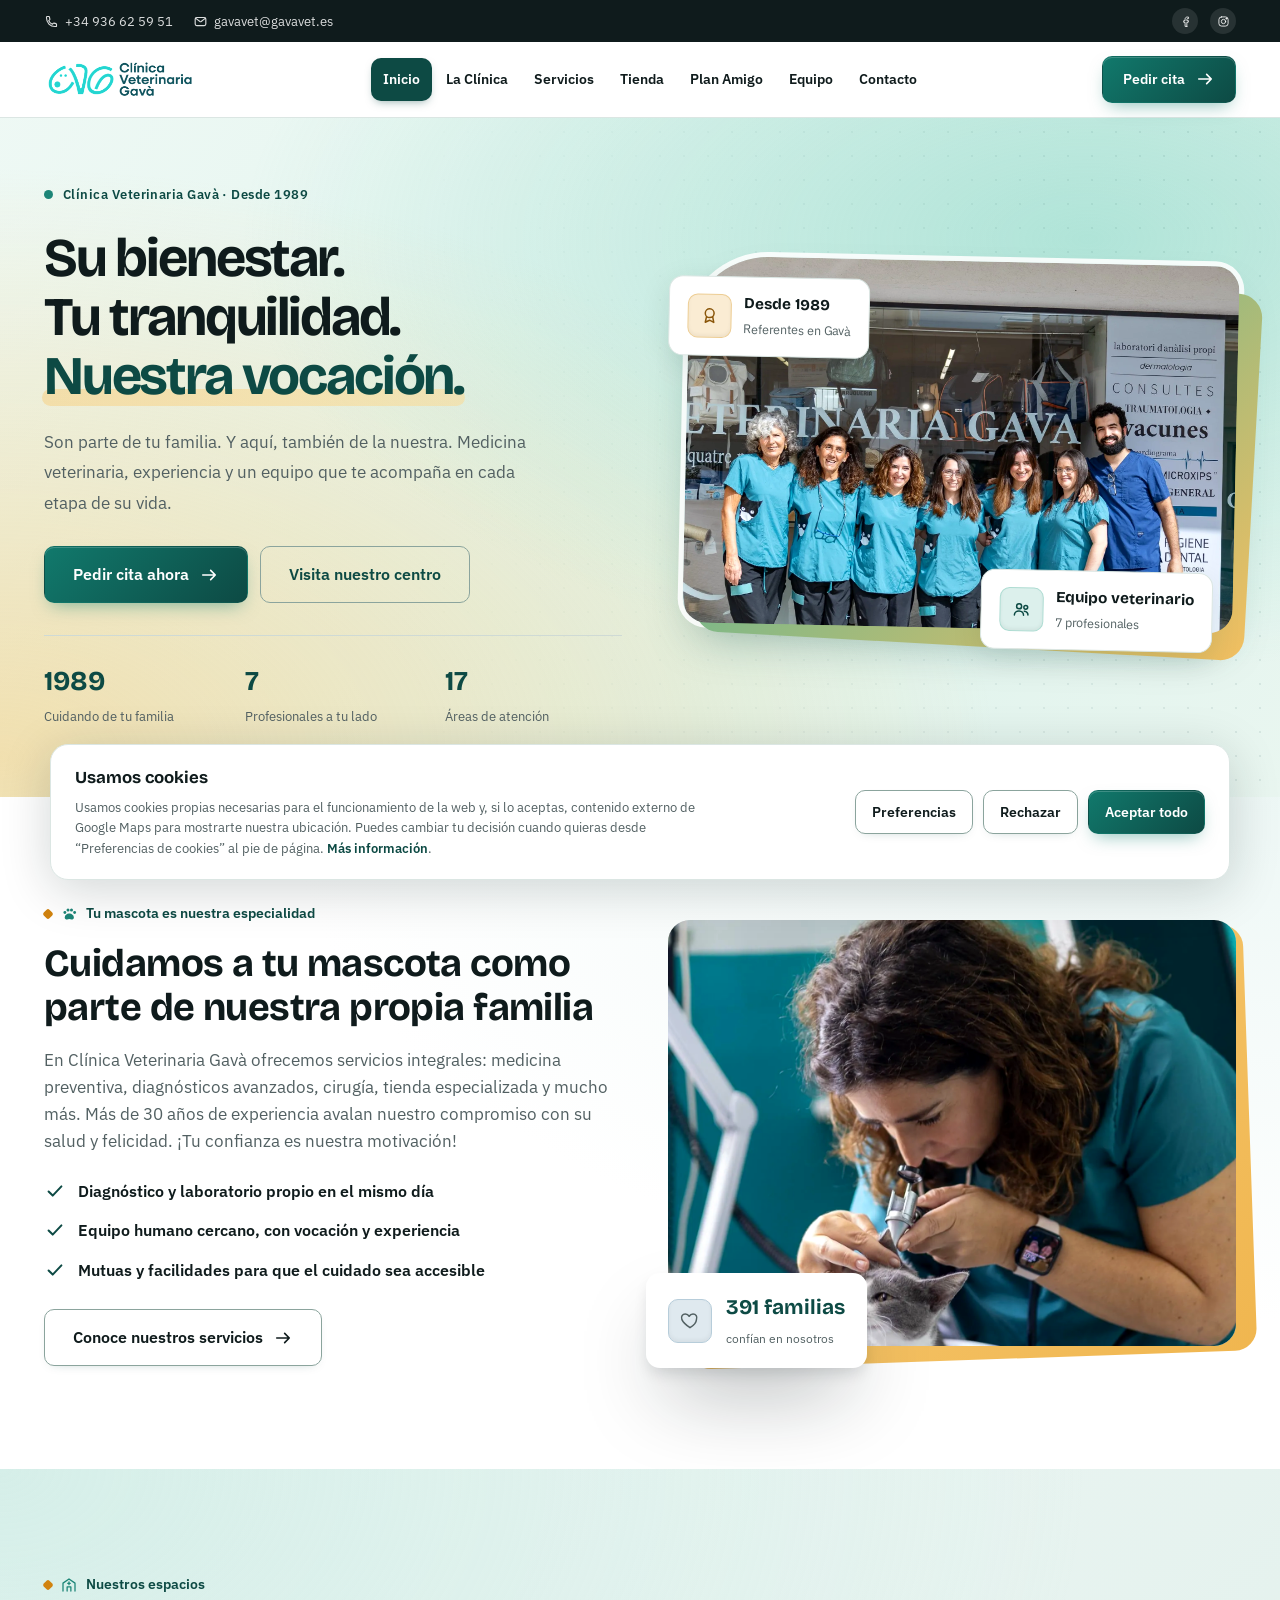
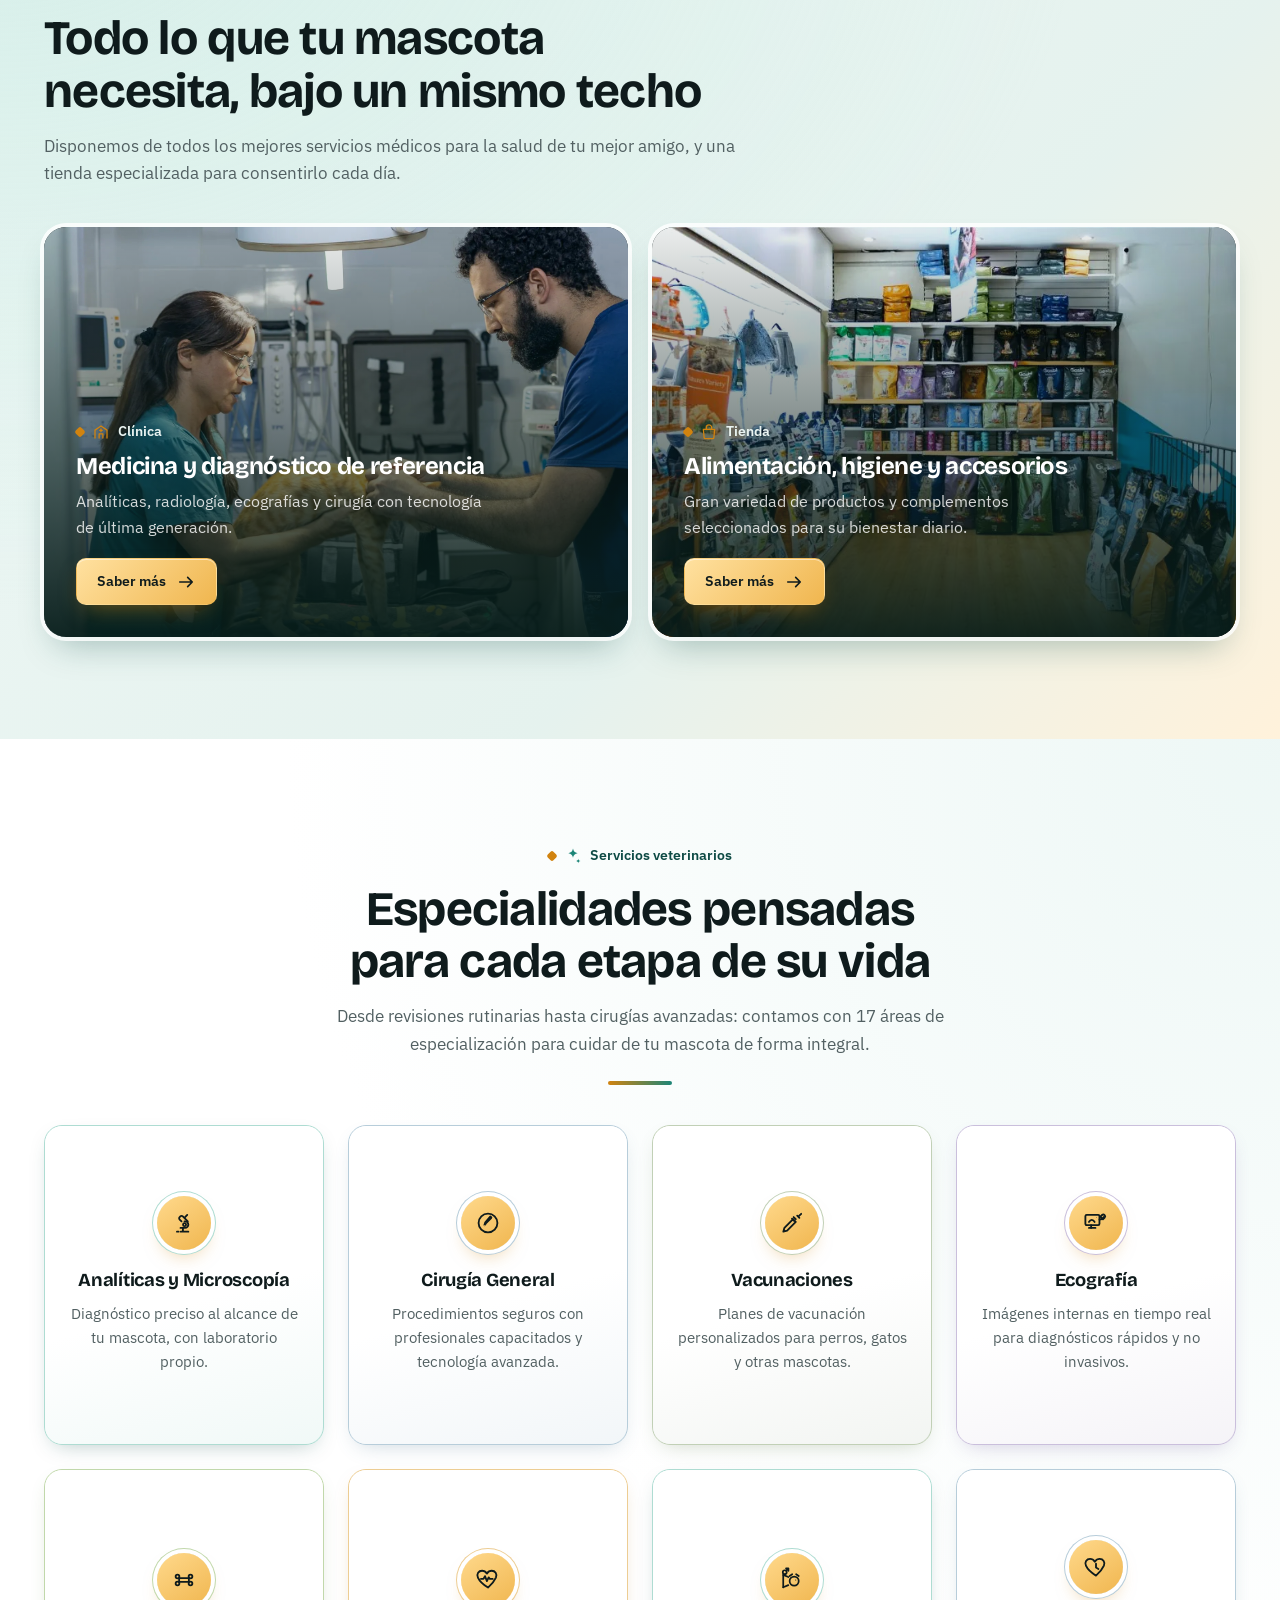
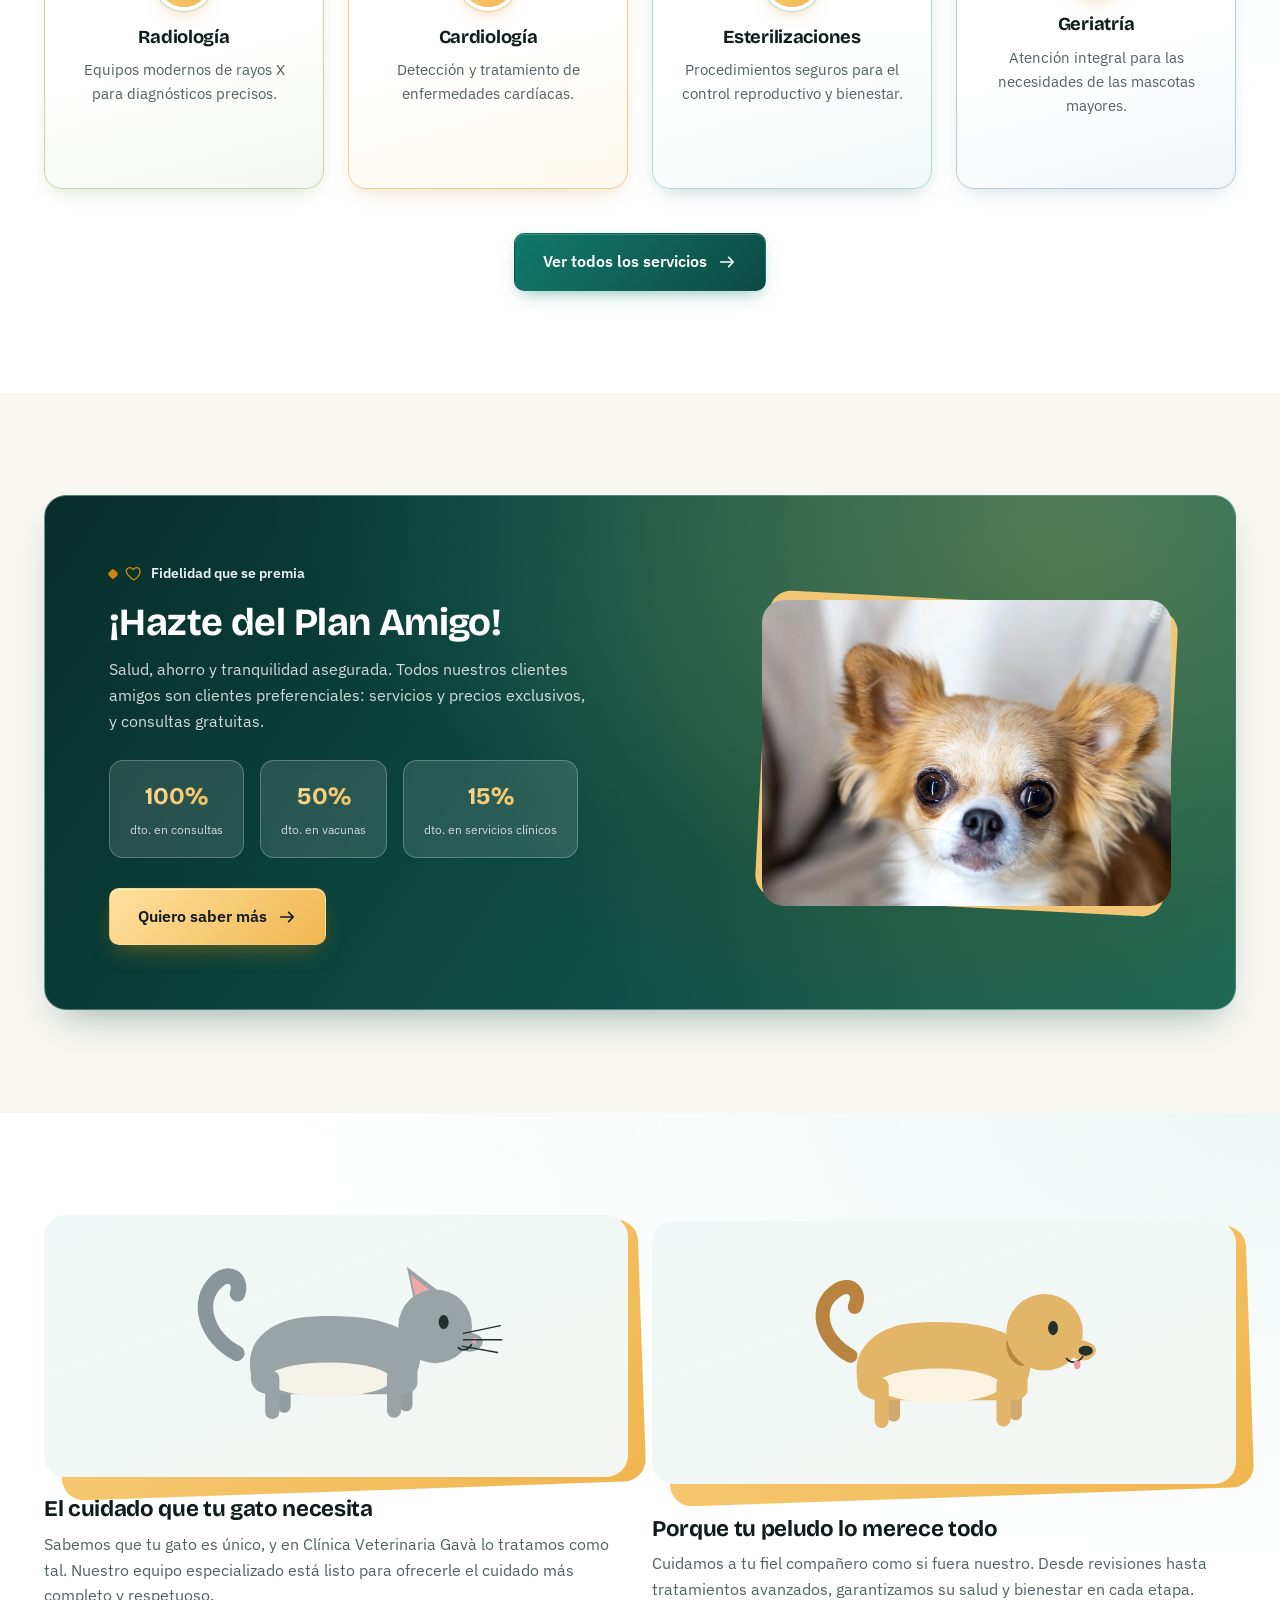
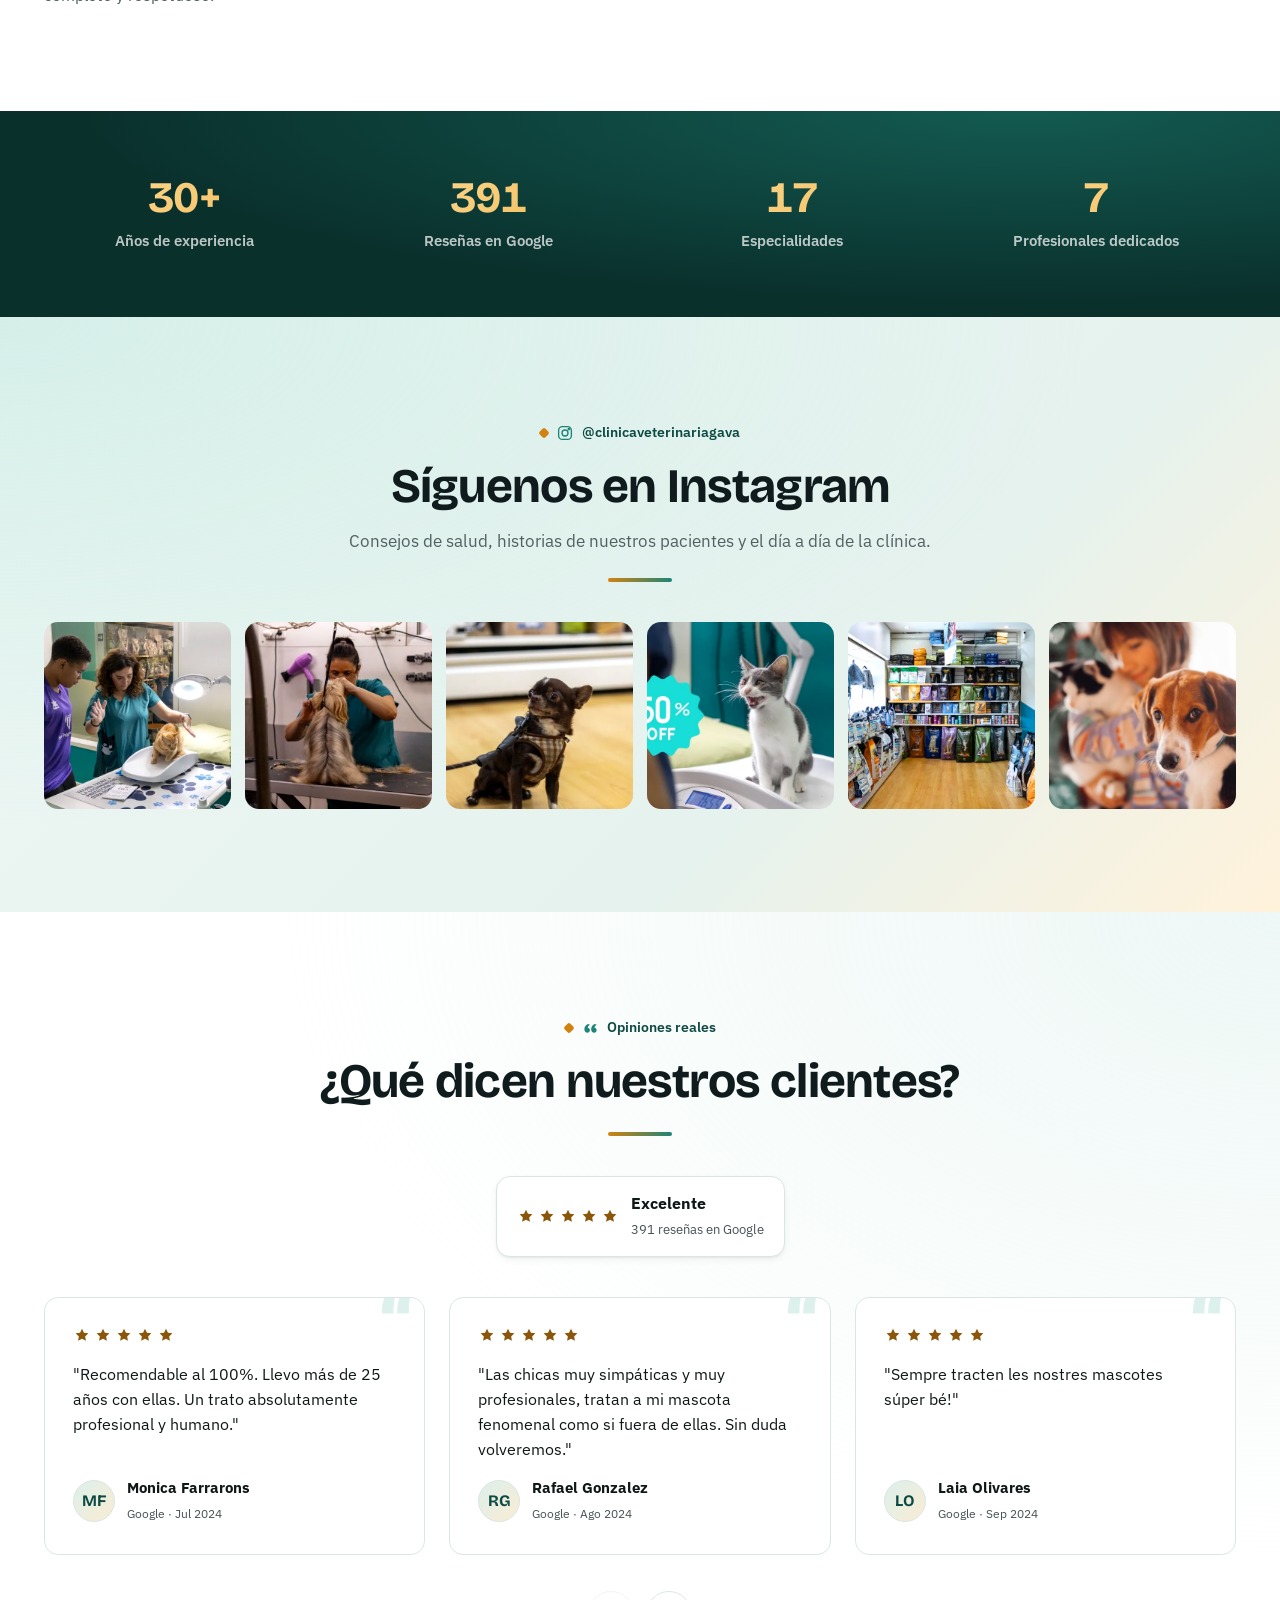
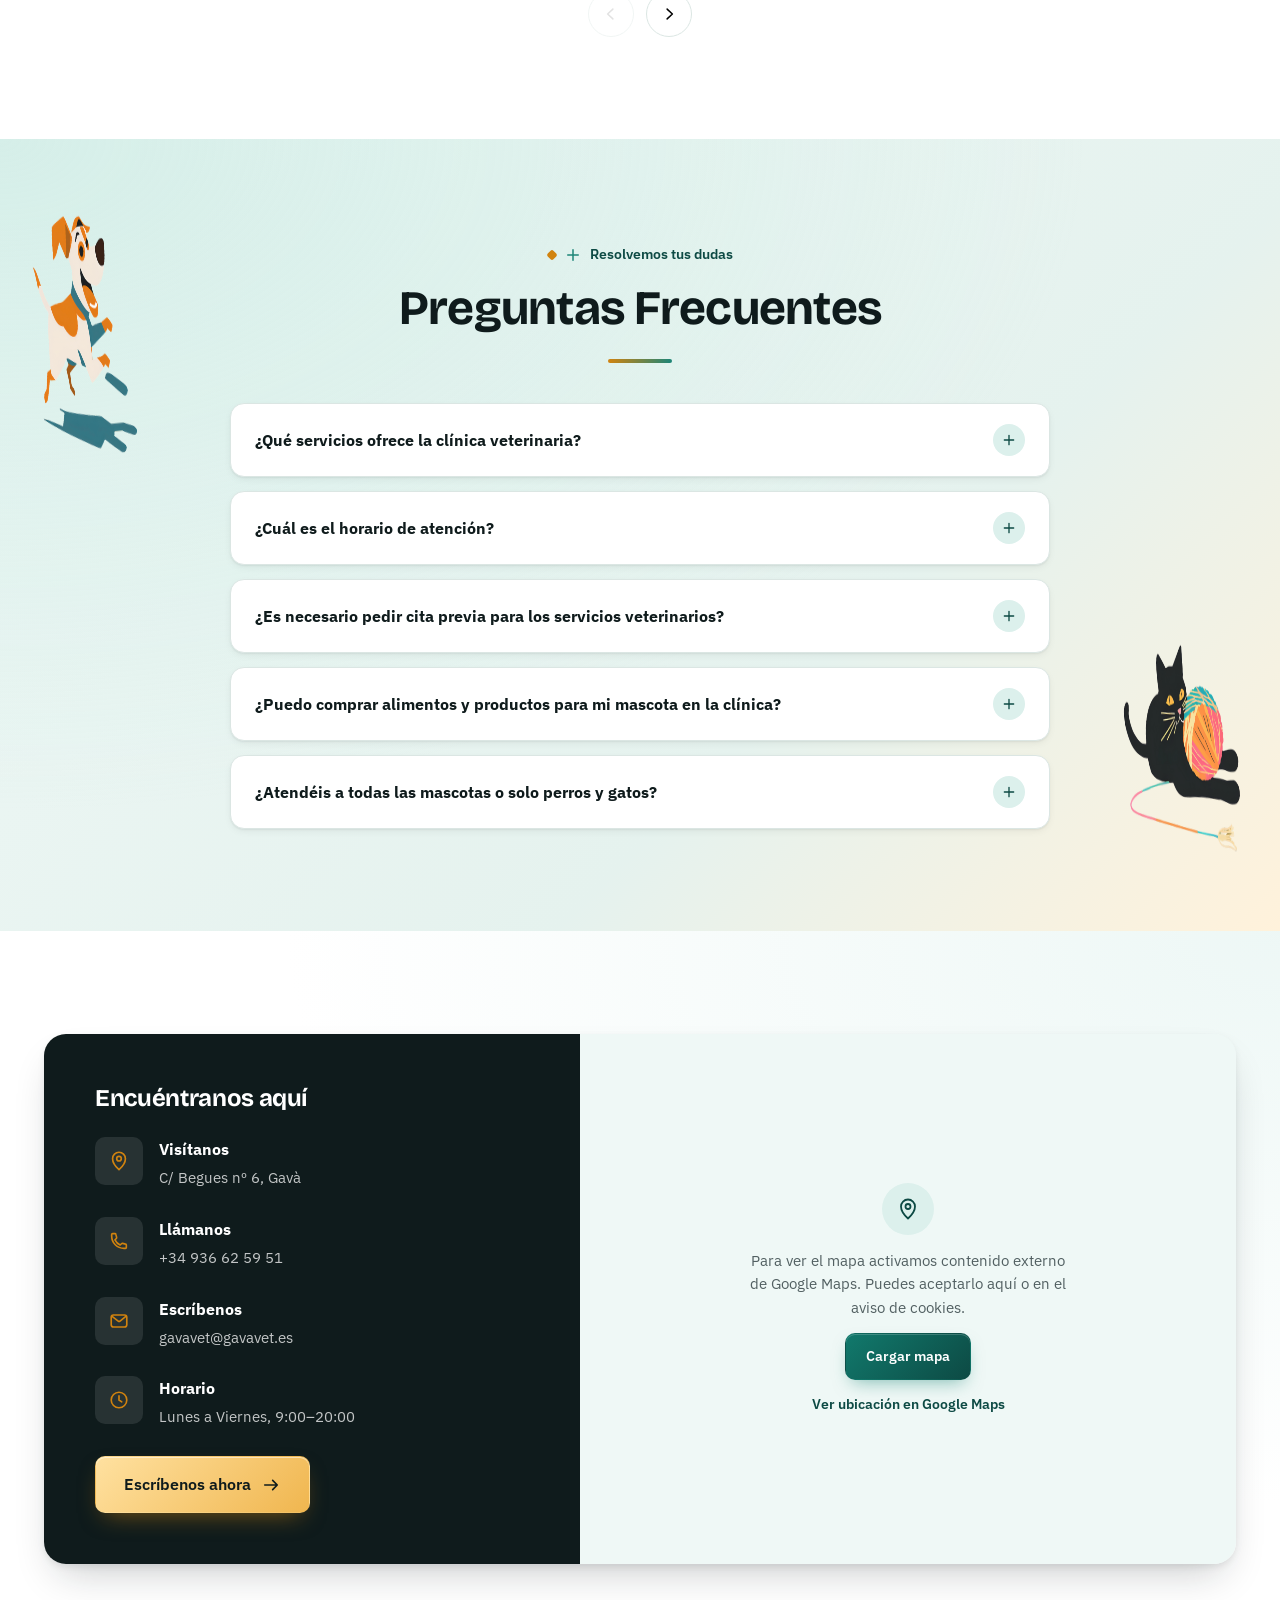
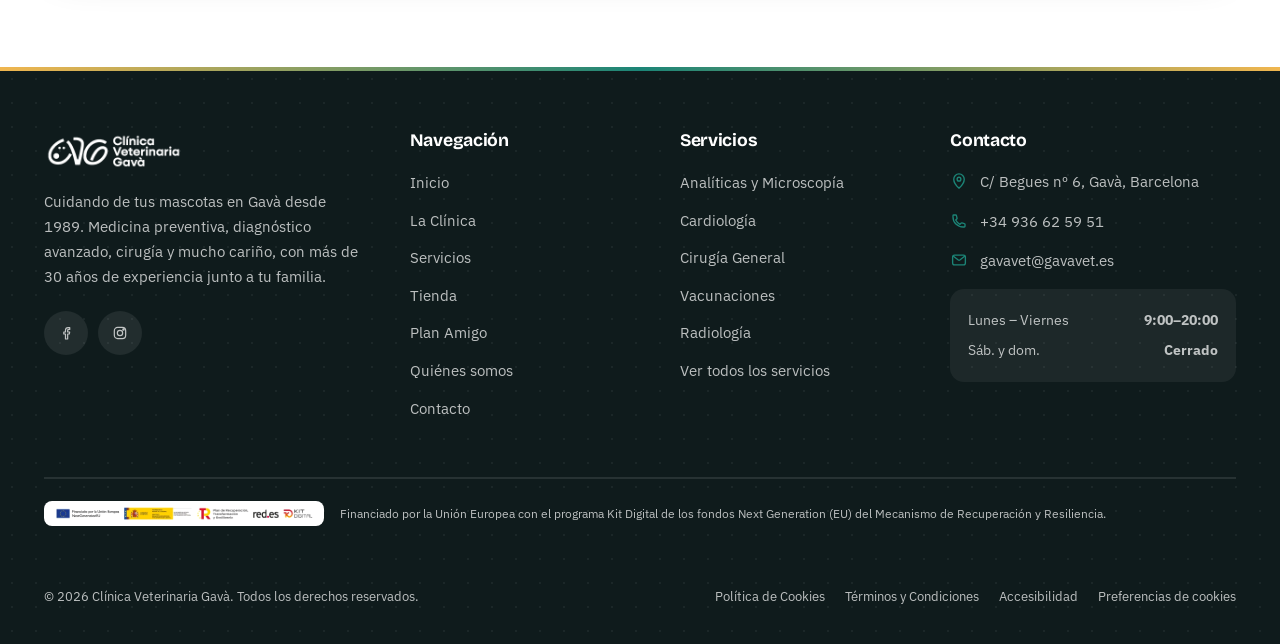
<file: index.html>
<!DOCTYPE html>
<html lang="es">
<head>
<meta charset="UTF-8">
<script>document.documentElement.classList.add("js")</script>
<meta name="viewport" content="width=device-width, initial-scale=1.0">
<title>Clínica Veterinaria Gavà — Veterinarios desde 1989</title>
<meta name="description" content="Clínica Veterinaria Gavà: más de 30 años cuidando a tus mascotas. Medicina preventiva, diagnóstico avanzado, cirugía, especialidades y tienda propia.">
<link rel="canonical" href="https://cvg.torrecillas.cat/index.html">
<meta property="og:type" content="website">
<meta property="og:url" content="https://cvg.torrecillas.cat/index.html">
<meta property="og:title" content="Clínica Veterinaria Gavà — Veterinarios desde 1989">
<meta property="og:description" content="Medicina preventiva, diagnóstico avanzado, cirugía, especialidades y tienda especializada. Cuidamos de tu mascota como si fuera de la familia.">
<meta property="og:image" content="https://cvg.torrecillas.cat/assets/img/photos/fachada.jpg">
<meta property="og:locale" content="es_ES">
<meta name="twitter:card" content="summary_large_image">
<link rel="icon" type="image/png" sizes="32x32" href="favicon-32.png">
<link rel="icon" type="image/png" sizes="16x16" href="favicon-16.png">
<link rel="apple-touch-icon" href="apple-touch-icon.png">
<meta name="theme-color" content="#0f1b1c">
<link rel="preconnect" href="https://fonts.googleapis.com">
<link rel="preconnect" href="https://fonts.gstatic.com" crossorigin>
<link rel="stylesheet" href="https://fonts.googleapis.com/css2?family=Bricolage+Grotesque:wght@500;600;700;800&family=IBM+Plex+Sans:wght@400;500;600;700&display=swap">
<link rel="preload" as="image" href="assets/img/photos/equipo-grupo.webp" type="image/webp" fetchpriority="high">
<link rel="stylesheet" href="assets/css/styles.min.css">
<script type="application/ld+json">
{
  "@context": "https://schema.org",
  "@type": "VeterinaryCare",
  "name": "Clínica Veterinaria Gavà",
  "image": "https://cvg.torrecillas.cat/assets/img/photos/fachada.jpg",
  "url": "https://cvg.torrecillas.cat/",
  "telephone": "+34936625951",
  "email": "gavavet@gavavet.es",
  "priceRange": "€€",
  "address": {
    "@type": "PostalAddress",
    "streetAddress": "C/ Begues 6",
    "addressLocality": "Gavà",
    "addressRegion": "Barcelona",
    "postalCode": "08850",
    "addressCountry": "ES"
  },
  "geo": { "@type": "GeoCoordinates", "latitude": 41.30861285306625, "longitude": 1.9943372430290431 },
  "openingHoursSpecification": [{
    "@type": "OpeningHoursSpecification",
    "dayOfWeek": ["Monday","Tuesday","Wednesday","Thursday","Friday"],
    "opens": "09:00",
    "closes": "20:00"
  }],
  "sameAs": [
    "https://www.instagram.com/clinicaveterinariagava/",
    "https://es-es.facebook.com/pages/category/Veterinarian/Clinica-Veterinaria-Gava-424392700956013/"
  ],
  "aggregateRating": { "@type": "AggregateRating", "ratingValue": "5", "reviewCount": "391" }
}
</script>
<script type="application/ld+json">
{
  "@context": "https://schema.org",
  "@type": "FAQPage",
  "mainEntity": [
    {
      "@type": "Question",
      "name": "¿Qué servicios ofrece la clínica veterinaria?",
      "acceptedAnswer": {
        "@type": "Answer",
        "text": "En nuestra clínica encontrarás atención médica para mascotas, vacunaciones, desparasitaciones, revisiones rutinarias, cirugías, servicios de diagnóstico (rayos X y análisis), asesoramiento nutricional y mucho más."
      }
    },
    {
      "@type": "Question",
      "name": "¿Cuál es el horario de atención?",
      "acceptedAnswer": {
        "@type": "Answer",
        "text": "Estamos abiertos de lunes a viernes de 9:00 a 20:00."
      }
    },
    {
      "@type": "Question",
      "name": "¿Es necesario pedir cita previa para los servicios veterinarios?",
      "acceptedAnswer": {
        "@type": "Answer",
        "text": "Recomendamos pedir cita para consultas regulares o tratamientos específicos. Llámanos al 936 62 59 51."
      }
    },
    {
      "@type": "Question",
      "name": "¿Puedo comprar alimentos y productos para mi mascota en la clínica?",
      "acceptedAnswer": {
        "@type": "Answer",
        "text": "Sí, contamos con una tienda especializada donde encontrarás alimentos de alta calidad, accesorios y productos recomendados por veterinarios."
      }
    },
    {
      "@type": "Question",
      "name": "¿Atendéis a todas las mascotas o solo perros y gatos?",
      "acceptedAnswer": {
        "@type": "Answer",
        "text": "Aunque nuestros pacientes más comunes son perros y gatos, también ofrecemos servicios para pequeños animales como conejos, hurones, aves y algunos animales exóticos. Contáctanos para consultar tu caso específico."
      }
    }
  ]
}
</script>
</head>
<body>
<a class="visually-hidden" href="#main">Saltar al contenido</a>

<header class="site-header">
  <div class="header-topbar">
    <div class="container">
      <div class="topbar-links">
        <a href="tel:+34936625951"><svg width="15" height="15" aria-hidden="true"><use href="assets/icons.svg#i-phone"></use></svg> +34 936 62 59 51</a>
        <a href="mailto:gavavet@gavavet.es"><svg width="15" height="15" aria-hidden="true"><use href="assets/icons.svg#i-mail"></use></svg> gavavet@gavavet.es</a>
      </div>
      <div class="topbar-social">
        <a href="https://es-es.facebook.com/pages/category/Veterinarian/Clinica-Veterinaria-Gava-424392700956013/" target="_blank" rel="noopener" aria-label="Facebook"><svg aria-hidden="true"><use href="assets/icons.svg#i-facebook"></use></svg></a>
        <a href="https://www.instagram.com/clinicaveterinariagava/" target="_blank" rel="noopener" aria-label="Instagram"><svg aria-hidden="true"><use href="assets/icons.svg#i-instagram"></use></svg></a>
      </div>
    </div>
  </div>
  <nav class="navbar">
    <div class="container">
      <a href="index.html" class="brand"><img src="assets/img/logos/logo-color.png" alt="Clínica Veterinaria Gavà" width="176" height="50"></a>
      <div class="nav-links" id="nav-links">
        <a href="index.html" class="is-active" aria-current="page">Inicio</a>
        <a href="la-clinica.html">La Clínica</a>
        <a href="servicios-veterinarios.html">Servicios</a>
        <a href="tienda-para-mascotas.html">Tienda</a>
        <a href="plan-amigo.html">Plan Amigo</a>
        <a href="quienes-somos.html">Equipo</a>
        <a href="contactanos.html">Contacto</a>
      </div>
      <div class="header-cta">
        <a href="tel:+34936625951" class="header-phone">
          <span class="icon-badge"><svg width="18" height="18" aria-hidden="true"><use href="assets/icons.svg#i-phone"></use></svg></span>
          <span><small>Llámanos ahora</small>936 62 59 51</span>
        </a>
        <a href="contactanos.html" class="btn btn-primary btn-sm">Pedir cita <svg aria-hidden="true"><use href="assets/icons.svg#i-arrow-right"></use></svg></a>
        <button class="nav-toggle" aria-label="Abrir menú" aria-expanded="false" aria-controls="nav-links"><span></span></button>
      </div>
    </div>
  </nav>
</header>

<main id="main">

<!-- HERO -->
<section class="hero">

  <div class="hero-shapes" aria-hidden="true">
    <svg width="140" height="140" style="top:18%; right:8%; opacity:.18" viewBox="0 0 24 24" aria-hidden="true"><use href="assets/icons.svg#i-paw" fill="#fff"></use></svg>
    <svg width="90" height="90" style="bottom:14%; right:22%; opacity:.14" viewBox="0 0 24 24" aria-hidden="true"><use href="assets/icons.svg#i-paw" fill="#fff"></use></svg>
  </div>
  <div class="container">
    <div class="hero-inner">
      <div data-reveal>
        <div class="hero-kicker">Clínica Veterinaria Gavà · Desde 1989</div>
        <h1>Su bienestar.<br>Tu tranquilidad.<br><em>Nuestra vocación.</em></h1>
        <p class="lead">Son parte de tu familia. Y aquí, también de la nuestra. Medicina veterinaria, experiencia y un equipo que te acompaña en cada etapa de su vida.</p>
        <div class="hero-actions">
          <a href="contactanos.html" class="btn btn-primary">Pedir cita ahora <svg aria-hidden="true"><use href="assets/icons.svg#i-arrow-right"></use></svg></a>
          <a href="la-clinica.html" class="btn btn-ghost">Visita nuestro centro</a>
        </div>
        <div class="hero-trust">
          <div class="item"><span class="num">1989</span><small>Cuidando de tu familia</small></div>
          <div class="item"><span class="num">7</span><small>Profesionales a tu lado</small></div>
          <div class="item"><span class="num">17</span><small>Áreas de atención</small></div>
        </div>
      </div>
      <div data-reveal>
        <div class="hero-card" style="--photo-url:url(/assets/img/photos/equipo-grupo.jpg)">
          <picture><source srcset="assets/img/photos/equipo-grupo.webp" type="image/webp"><img src="assets/img/photos/equipo-grupo.jpg" alt="Equipo de Clínica Veterinaria Gavà" width="1800" height="1199" fetchpriority="high"></picture>
          <div class="hero-float f1">
            <span class="badge-icon bi-gold"><svg aria-hidden="true"><use href="assets/icons.svg#i-award"></use></svg></span>
            <div><strong>Desde 1989</strong><span>Referentes en Gavà</span></div>
          </div>
          <div class="hero-float f2">
            <span class="badge-icon bi-teal"><svg aria-hidden="true"><use href="assets/icons.svg#i-users"></use></svg></span>
            <div><strong>Equipo veterinario</strong><span>7 profesionales</span></div>
          </div>
        </div>
      </div>
    </div>
  </div>
</section>

<!-- INTRO -->
<section class="section-pad bg-surface">
  <div class="blob" style="width:420px; height:420px; top:-120px; right:-140px; background:var(--teal);" aria-hidden="true"></div>
  <div class="container">
    <div class="split">
      <div class="split-copy" data-reveal>
        <div class="eyebrow"><svg aria-hidden="true"><use href="assets/icons.svg#i-paw"></use></svg> Tu mascota es nuestra especialidad</div>
        <h2>Cuidamos a tu mascota como parte de nuestra propia familia</h2>
        <p>En Clínica Veterinaria Gavà ofrecemos servicios integrales: medicina preventiva, diagnósticos avanzados, cirugía, tienda especializada y mucho más. Más de 30 años de experiencia avalan nuestro compromiso con su salud y felicidad. ¡Tu confianza es nuestra motivación!</p>
        <ul class="check-list">
          <li><svg aria-hidden="true"><use href="assets/icons.svg#i-check"></use></svg> Diagnóstico y laboratorio propio en el mismo día</li>
          <li><svg aria-hidden="true"><use href="assets/icons.svg#i-check"></use></svg> Equipo humano cercano, con vocación y experiencia</li>
          <li><svg aria-hidden="true"><use href="assets/icons.svg#i-check"></use></svg> Mutuas y facilidades para que el cuidado sea accesible</li>
        </ul>
        <a href="servicios-veterinarios.html" class="btn btn-outline">Conoce nuestros servicios <svg aria-hidden="true"><use href="assets/icons.svg#i-arrow-right"></use></svg></a>
      </div>
      <div class="split-media" data-reveal>
        <picture><source srcset="assets/img/photos/consulta-gatito.webp" type="image/webp"><img  src="assets/img/photos/consulta-gatito.jpg" alt="Veterinaria pesando a un gatito en consulta" width="1365" height="2048" style="width:100%; height:auto; aspect-ratio:4/3; object-fit:cover;" loading="lazy" decoding="async"></picture>
        <div class="badge-float">
          <span class="badge-icon bi-coral"><svg aria-hidden="true"><use href="assets/icons.svg#i-heart"></use></svg></span>
          <div><strong>391 familias</strong><span>confían en nosotros</span></div>
        </div>
      </div>
    </div>
  </div>
</section>

<!-- CLINICA / TIENDA -->
<section class="section-pad bg-teal-50">
  <div class="container">
    <div class="section-head">
      <div class="eyebrow"><svg aria-hidden="true"><use href="assets/icons.svg#i-clinic"></use></svg> Nuestros espacios</div>
      <h2>Todo lo que tu mascota necesita, bajo un mismo techo</h2>
      <p>Disponemos de todos los mejores servicios médicos para la salud de tu mejor amigo, y una tienda especializada para consentirlo cada día.</p>
    </div>
    <div class="grid grid-2" data-reveal-group>
      <a href="la-clinica.html" class="feature-card">
        <picture><source srcset="assets/img/photos/hero-consulta.webp" type="image/webp"><img src="assets/img/photos/hero-consulta.jpg" alt="Sala de consulta de la clínica veterinaria" width="1800" height="1199" loading="lazy" decoding="async"></picture>
        <div class="feature-card-body">
          <span class="eyebrow on-dark"><svg aria-hidden="true"><use href="assets/icons.svg#i-clinic"></use></svg> Clínica</span>
          <h3>Medicina y diagnóstico de referencia</h3>
          <p>Analíticas, radiología, ecografías y cirugía con tecnología de última generación.</p>
          <span class="btn btn-gold btn-sm">Saber más <svg aria-hidden="true"><use href="assets/icons.svg#i-arrow-right"></use></svg></span>
        </div>
      </a>
      <a href="tienda-para-mascotas.html" class="feature-card">
        <picture><source srcset="assets/img/shop/tienda-estanterias.webp" type="image/webp"><img  src="assets/img/shop/tienda-estanterias.jpg" alt="Tienda especializada para mascotas" width="750" height="500" loading="lazy" decoding="async"></picture>
        <div class="feature-card-body">
          <span class="eyebrow on-dark"><svg aria-hidden="true"><use href="assets/icons.svg#i-shop"></use></svg> Tienda</span>
          <h3>Alimentación, higiene y accesorios</h3>
          <p>Gran variedad de productos y complementos seleccionados para su bienestar diario.</p>
          <span class="btn btn-gold btn-sm">Saber más <svg aria-hidden="true"><use href="assets/icons.svg#i-arrow-right"></use></svg></span>
        </div>
      </a>
    </div>
  </div>
</section>

<!-- SERVICIOS DESTACADOS -->
<section class="section-pad bg-surface">
  <div class="container">
    <div class="section-head centered">
      <div class="eyebrow"><svg aria-hidden="true"><use href="assets/icons.svg#i-sparkle"></use></svg> Servicios veterinarios</div>
      <h2>Especialidades pensadas para cada etapa de su vida</h2>
      <p>Desde revisiones rutinarias hasta cirugías avanzadas: contamos con 17 áreas de especialización para cuidar de tu mascota de forma integral.</p>
    </div>
    <div class="grid grid-4" data-reveal-group>
      <div class="service-card is-flip c-teal">
        <div class="service-card-inner">
          <div class="service-card-face service-card-front">
        <div class="service-icon"><svg aria-hidden="true"><use href="assets/icons.svg#i-microscope"></use></svg></div>
        <h3>Analíticas y Microscopía</h3>
        <p>Diagnóstico preciso al alcance de tu mascota, con laboratorio propio.</p>
          </div>
          <div class="service-card-face service-card-back" style="--photo-url:url(/assets/img/services/analiticas.jpg)" role="img" aria-label="Analíticas y Microscopía">
            <h3>Analíticas y Microscopía</h3>
          </div>
        </div>
      </div>
      <div class="service-card is-flip c-coral">
        <div class="service-card-inner">
          <div class="service-card-face service-card-front">
        <div class="service-icon"><svg aria-hidden="true"><use href="assets/icons.svg#i-scalpel"></use></svg></div>
        <h3>Cirugía General</h3>
        <p>Procedimientos seguros con profesionales capacitados y tecnología avanzada.</p>
          </div>
          <div class="service-card-face service-card-back" style="--photo-url:url(/assets/img/services/cirugia.jpg)" role="img" aria-label="Cirugía General">
            <h3>Cirugía General</h3>
          </div>
        </div>
      </div>
      <div class="service-card is-flip c-blue">
        <div class="service-card-inner">
          <div class="service-card-face service-card-front">
        <div class="service-icon"><svg aria-hidden="true"><use href="assets/icons.svg#i-syringe"></use></svg></div>
        <h3>Vacunaciones</h3>
        <p>Planes de vacunación personalizados para perros, gatos y otras mascotas.</p>
          </div>
          <div class="service-card-face service-card-back" style="--photo-url:url(/assets/img/services/vacunaciones.jpg)" role="img" aria-label="Vacunaciones">
            <h3>Vacunaciones</h3>
          </div>
        </div>
      </div>
      <div class="service-card is-flip c-purple">
        <div class="service-card-inner">
          <div class="service-card-face service-card-front">
        <div class="service-icon"><svg aria-hidden="true"><use href="assets/icons.svg#i-ultrasound"></use></svg></div>
        <h3>Ecografía</h3>
        <p>Imágenes internas en tiempo real para diagnósticos rápidos y no invasivos.</p>
          </div>
          <div class="service-card-face service-card-back" style="--photo-url:url(/assets/img/services/ecografia.jpg)" role="img" aria-label="Ecografía">
            <h3>Ecografía</h3>
          </div>
        </div>
      </div>
      <div class="service-card is-flip c-green">
        <div class="service-card-inner">
          <div class="service-card-face service-card-front">
        <div class="service-icon"><svg aria-hidden="true"><use href="assets/icons.svg#i-bone"></use></svg></div>
        <h3>Radiología</h3>
        <p>Equipos modernos de rayos X para diagnósticos precisos.</p>
          </div>
          <div class="service-card-face service-card-back" style="--photo-url:url(/assets/img/services/radiologia.jpg)" role="img" aria-label="Radiología">
            <h3>Radiología</h3>
          </div>
        </div>
      </div>
      <div class="service-card is-flip c-gold">
        <div class="service-card-inner">
          <div class="service-card-face service-card-front">
        <div class="service-icon"><svg aria-hidden="true"><use href="assets/icons.svg#i-heart-pulse"></use></svg></div>
        <h3>Cardiología</h3>
        <p>Detección y tratamiento de enfermedades cardíacas.</p>
          </div>
          <div class="service-card-face service-card-back" style="--photo-url:url(/assets/img/services/cardiologia.jpg)" role="img" aria-label="Cardiología">
            <h3>Cardiología</h3>
          </div>
        </div>
      </div>
      <div class="service-card is-flip c-teal">
        <div class="service-card-inner">
          <div class="service-card-face service-card-front">
        <div class="service-icon"><svg aria-hidden="true"><use href="assets/icons.svg#i-neuter"></use></svg></div>
        <h3>Esterilizaciones</h3>
        <p>Procedimientos seguros para el control reproductivo y bienestar.</p>
          </div>
          <div class="service-card-face service-card-back" style="--photo-url:url(/assets/img/services/esterilizaciones.jpg)" role="img" aria-label="Esterilizaciones">
            <h3>Esterilizaciones</h3>
          </div>
        </div>
      </div>
      <div class="service-card is-flip c-coral">
        <div class="service-card-inner">
          <div class="service-card-face service-card-front">
        <div class="service-icon"><svg aria-hidden="true"><use href="assets/icons.svg#i-senior-paw"></use></svg></div>
        <h3>Geriatría</h3>
        <p>Atención integral para las necesidades de las mascotas mayores.</p>
          </div>
          <div class="service-card-face service-card-back" style="--photo-url:url(/assets/img/services/geriatria.jpg)" role="img" aria-label="Geriatría">
            <h3>Geriatría</h3>
          </div>
        </div>
      </div>
    </div>
    <div class="text-center" style="margin-top:44px;">
      <a href="servicios-veterinarios.html" class="btn btn-primary">Ver todos los servicios <svg aria-hidden="true"><use href="assets/icons.svg#i-arrow-right"></use></svg></a>
    </div>
  </div>
</section>

<!-- PLAN AMIGO -->
<section class="section-pad">
  <div class="container">
    <div class="promo-banner" data-reveal>
      <div class="container-inner">
        <div>
          <span class="eyebrow on-dark"><svg aria-hidden="true"><use href="assets/icons.svg#i-heart"></use></svg> Fidelidad que se premia</span>
          <h2>¡Hazte del Plan Amigo!</h2>
          <p>Salud, ahorro y tranquilidad asegurada. Todos nuestros clientes amigos son clientes preferenciales: servicios y precios exclusivos, y consultas gratuitas.</p>
          <div class="promo-badges">
            <div class="promo-badge"><strong data-count="100" data-suffix="%">100%</strong><span>dto. en consultas</span></div>
            <div class="promo-badge"><strong data-count="50" data-suffix="%">50%</strong><span>dto. en vacunas</span></div>
            <div class="promo-badge"><strong data-count="15" data-suffix="%">15%</strong><span>dto. en servicios clínicos</span></div>
          </div>
          <a href="plan-amigo.html" class="btn btn-gold" style="margin-top:30px;">Quiero saber más <svg aria-hidden="true"><use href="assets/icons.svg#i-arrow-right"></use></svg></a>
        </div>
        <div class="promo-visual">
          <picture><source srcset="assets/img/photos/perro-chihuahua.webp" type="image/webp"><img src="assets/img/photos/perro-chihuahua.jpg" alt="Perro disfrutando de las ventajas del Plan Amigo" width="1365" height="2048" style="width:100%; height:auto; aspect-ratio:4/3; object-fit:cover; object-position:50% 25%;" loading="lazy" decoding="async"></picture>
        </div>
      </div>
    </div>
  </div>
</section>

<!-- CAT/DOG CARE -->
<section class="section-pad bg-surface">
  <div class="container">
    <div class="grid grid-2" data-reveal-group>
      <div class="split" style="grid-template-columns:1fr; gap:20px;">
        <div class="split-media">
          <div class="pet-showcase">
            <svg class="pet-illustration cat-illustration" viewBox="0 0 480 280" role="img" aria-label="Ilustración animada de un gato andando">
              <g class="pet-figure walk-cycle">
                <g class="pet-tail cat-tail" style="transform-origin:100px 150px">
                  <path d="M100 150 C 58 128, 40 78, 72 48 C 88 33, 108 44, 101 66" fill="none" stroke="#8b969a" stroke-width="22" stroke-linecap="round"/>
                </g>
                <g class="leg back-leg leg-far" style="transform-origin:167px 170px"><rect x="158" y="170" width="18" height="64" rx="9" fill="#7f898c"/></g>
                <g class="leg front-leg leg-far" style="transform-origin:339px 168px"><rect x="330" y="168" width="18" height="64" rx="9" fill="#7f898c"/></g>
                <path class="pet-body" d="M120 180 C 110 130, 150 100, 210 98 C 260 96, 300 100, 330 115 C 355 127, 365 150, 355 175 L355 190 C355 205, 340 210, 320 208 L150 208 C130 208, 118 198, 120 180 Z" fill="#9aa3a6"/>
                <ellipse cx="230" cy="187" rx="88" ry="24" fill="#f5f2ea"/>
                <g class="leg back-leg leg-near" style="transform-origin:150px 175px"><rect x="140" y="175" width="20" height="68" rx="10" fill="#9aa3a6"/></g>
                <g class="leg front-leg leg-near" style="transform-origin:322px 173px"><rect x="312" y="173" width="20" height="68" rx="10" fill="#9aa3a6"/></g>
                <g class="pet-head">
                  <path d="M350 75 L340 28 L387 64 Z" fill="#9aa3a6"/>
                  <path d="M352 71 L346 40 L374 62 Z" fill="#f0a8ae"/>
                  <circle cx="380" cy="112" r="52" fill="#9aa3a6"/>
                  <path d="M424 120 C 446 122, 454 133, 441 144 C 430 152, 414 147, 411 135 Z" fill="#9aa3a6"/>
                  <ellipse class="pet-eye" cx="392" cy="106" rx="7" ry="10" fill="#23302c"/>
                  <path d="M429 130 L440 128 L436 138 Z" fill="#f0a8ae"/>
                  <path d="M431 138 C 427 146, 417 147, 413 142" fill="none" stroke="#23302c" stroke-width="2.5" stroke-linecap="round"/>
                  <g class="pet-whiskers">
                    <line x1="420" y1="122" x2="472" y2="111" stroke="#23302c" stroke-width="2" stroke-linecap="round"/>
                    <line x1="420" y1="131" x2="474" y2="131" stroke="#23302c" stroke-width="2" stroke-linecap="round"/>
                    <line x1="418" y1="140" x2="468" y2="149" stroke="#23302c" stroke-width="2" stroke-linecap="round"/>
                  </g>
                </g>
              </g>
            </svg>
          </div>
        </div>
        <div>
          <h3 style="font-size:1.4rem;">El cuidado que tu gato necesita</h3>
          <p style="color:var(--muted); margin-top:10px;">Sabemos que tu gato es único, y en Clínica Veterinaria Gavà lo tratamos como tal. Nuestro equipo especializado está listo para ofrecerle el cuidado más completo y respetuoso.</p>
        </div>
      </div>
      <div class="split" style="grid-template-columns:1fr; gap:20px;">
        <div class="split-media">
          <div class="pet-showcase">
            <svg class="pet-illustration dog-illustration" viewBox="0 0 480 280" role="img" aria-label="Ilustración animada de un perro andando">
              <g class="pet-figure walk-cycle">
                <g class="pet-tail dog-tail" style="transform-origin:108px 142px">
                  <path d="M108 145 C 66 123, 54 74, 90 52 C 108 41, 124 55, 114 76" fill="none" stroke="#b8843f" stroke-width="20" stroke-linecap="round"/>
                </g>
                <g class="leg back-leg leg-far" style="transform-origin:169px 172px"><rect x="160" y="172" width="18" height="66" rx="9" fill="#c99a52"/></g>
                <g class="leg front-leg leg-far" style="transform-origin:341px 170px"><rect x="332" y="170" width="18" height="66" rx="9" fill="#c99a52"/></g>
                <path class="pet-body" d="M118 182 C 108 132, 148 100, 208 98 C 258 96, 300 100, 332 116 C 358 129, 368 152, 358 178 L358 192 C358 206, 342 210, 322 208 L152 208 C132 208, 116 198, 118 182 Z" fill="#e3b568"/>
                <ellipse cx="232" cy="187" rx="88" ry="24" fill="#faf3e2"/>
                <g class="leg back-leg leg-near" style="transform-origin:152px 177px"><rect x="142" y="177" width="20" height="70" rx="10" fill="#e3b568"/></g>
                <g class="leg front-leg leg-near" style="transform-origin:324px 175px"><rect x="314" y="175" width="20" height="70" rx="10" fill="#e3b568"/></g>
                <g class="pet-head">
                  <path d="M355 95 C 325 100, 318 145, 345 158 C 362 165, 372 140, 366 118 Z" fill="#b8843f"/>
                  <circle cx="382" cy="112" r="54" fill="#e3b568"/>
                  <path d="M426 122 C 452 124, 462 136, 448 148 C 436 156, 418 150, 415 136 Z" fill="#e3b568"/>
                  <ellipse class="pet-eye" cx="394" cy="106" rx="7" ry="10" fill="#23302c"/>
                  <ellipse cx="440" cy="138" rx="10" ry="7" fill="#23302c"/>
                  <path d="M436 146 C 430 156, 418 156, 413 149" fill="none" stroke="#23302c" stroke-width="2.5" stroke-linecap="round"/>
                  <path class="pet-tongue" d="M424 152 C 420 168, 436 168, 432 152 Z" fill="#ef9797"/>
                </g>
              </g>
            </svg>
          </div>
        </div>
        <div>
          <h3 style="font-size:1.4rem;">Porque tu peludo lo merece todo</h3>
          <p style="color:var(--muted); margin-top:10px;">Cuidamos a tu fiel compañero como si fuera nuestro. Desde revisiones hasta tratamientos avanzados, garantizamos su salud y bienestar en cada etapa.</p>
        </div>
      </div>
    </div>
  </div>
</section>

<!-- STATS -->
<section class="section-pad-sm bg-navy">
  <div class="container">
    <div class="stats-bar" data-reveal-group>
      <div class="stat"><h3 data-count="30" data-suffix="+">30+</h3><p>Años de experiencia</p></div>
      <div class="stat"><h3 data-count="391" data-suffix="">391</h3><p>Reseñas en Google</p></div>
      <div class="stat"><h3 data-count="17" data-suffix="">17</h3><p>Especialidades</p></div>
      <div class="stat"><h3 data-count="7" data-suffix="">7</h3><p>Profesionales dedicados</p></div>
    </div>
  </div>
</section>

<!-- INSTAGRAM -->
<section class="section-pad bg-teal-50">
  <div class="container">
    <div class="section-head centered">
      <div class="eyebrow"><svg aria-hidden="true"><use href="assets/icons.svg#i-instagram"></use></svg> @clinicaveterinariagava</div>
      <h2>Síguenos en Instagram</h2>
      <p>Consejos de salud, historias de nuestros pacientes y el día a día de la clínica.</p>
    </div>
    <div class="insta-grid" data-reveal-group>
      <a href="https://www.instagram.com/clinicaveterinariagava/" target="_blank" rel="noopener" aria-label="Ver en Instagram: consulta veterinaria"><picture><source srcset="assets/img/photos/exam-1.webp" type="image/webp"><img src="assets/img/photos/exam-1.jpg" alt="Consulta veterinaria" loading="lazy" width="750" height="500"></picture><svg class="ig-ico" fill="#fff" aria-hidden="true"><use href="assets/icons.svg#i-instagram"></use></svg></a>
      <a href="https://www.instagram.com/clinicaveterinariagava/" target="_blank" rel="noopener" aria-label="Ver en Instagram: peluquería canina"><picture><source srcset="assets/img/photos/grooming.webp" type="image/webp"><img src="assets/img/photos/grooming.jpg" alt="Peluquería canina" loading="lazy" width="750" height="500"></picture><svg class="ig-ico" fill="#fff" aria-hidden="true"><use href="assets/icons.svg#i-instagram"></use></svg></a>
      <a href="https://www.instagram.com/clinicaveterinariagava/" target="_blank" rel="noopener" aria-label="Ver en Instagram: paciente canino"><picture><source srcset="assets/img/photos/perrito.webp" type="image/webp"><img src="assets/img/photos/perrito.jpg" alt="Paciente canino" loading="lazy" width="500" height="700"></picture><svg class="ig-ico" fill="#fff" aria-hidden="true"><use href="assets/icons.svg#i-instagram"></use></svg></a>
      <a href="https://www.instagram.com/clinicaveterinariagava/" target="_blank" rel="noopener" aria-label="Ver en Instagram: gatito en revisión"><picture><source srcset="assets/img/photos/plan-amigo-gato.webp" type="image/webp"><img src="assets/img/photos/plan-amigo-gato.jpg" alt="Gatito en revisión" loading="lazy" width="750" height="500"></picture><svg class="ig-ico" fill="#fff" aria-hidden="true"><use href="assets/icons.svg#i-instagram"></use></svg></a>
      <a href="https://www.instagram.com/clinicaveterinariagava/" target="_blank" rel="noopener" aria-label="Ver en Instagram: tienda para mascotas"><picture><source srcset="assets/img/shop/tienda-estanterias.webp" type="image/webp"><img src="assets/img/shop/tienda-estanterias.jpg" alt="Tienda para mascotas" loading="lazy" width="750" height="500"></picture><svg class="ig-ico" fill="#fff" aria-hidden="true"><use href="assets/icons.svg#i-instagram"></use></svg></a>
      <a href="https://www.instagram.com/clinicaveterinariagava/" target="_blank" rel="noopener" aria-label="Ver en Instagram: familia y mascota"><picture><source srcset="assets/img/photos/etologia-familia.webp" type="image/webp"><img src="assets/img/photos/etologia-familia.jpg" alt="Familia y mascota" loading="lazy" width="800" height="800"></picture><svg class="ig-ico" fill="#fff" aria-hidden="true"><use href="assets/icons.svg#i-instagram"></use></svg></a>
    </div>
  </div>
</section>

<!-- TESTIMONIOS -->
<section class="section-pad bg-surface">
  <div class="container">
    <div class="section-head centered">
      <div class="eyebrow"><svg aria-hidden="true"><use href="assets/icons.svg#i-quote"></use></svg> Opiniones reales</div>
      <h2>¿Qué dicen nuestros clientes?</h2>
    </div>
    <div class="reviews-summary" style="justify-content:center;">
      <div class="g-badge">
        <div class="stars">
          <svg aria-hidden="true"><use href="assets/icons.svg#i-star"></use></svg><svg aria-hidden="true"><use href="assets/icons.svg#i-star"></use></svg><svg aria-hidden="true"><use href="assets/icons.svg#i-star"></use></svg><svg aria-hidden="true"><use href="assets/icons.svg#i-star"></use></svg><svg aria-hidden="true"><use href="assets/icons.svg#i-star"></use></svg>
        </div>
        <div><strong>Excelente</strong><br><span style="font-size:.82rem;color:var(--muted-2);">391 reseñas en Google</span></div>
      </div>
    </div>
    <div class="testimonial-track-wrap">
      <div class="testimonial-track">
        <div class="testimonial-card">
          <div class="stars"><svg aria-hidden="true"><use href="assets/icons.svg#i-star"></use></svg><svg aria-hidden="true"><use href="assets/icons.svg#i-star"></use></svg><svg aria-hidden="true"><use href="assets/icons.svg#i-star"></use></svg><svg aria-hidden="true"><use href="assets/icons.svg#i-star"></use></svg><svg aria-hidden="true"><use href="assets/icons.svg#i-star"></use></svg></div>
          <p>"Recomendable al 100%. Llevo más de 25 años con ellas. Un trato absolutamente profesional y humano."</p>
          <div class="testimonial-author"><div class="avatar">MF</div><div><strong>Monica Farrarons</strong><span>Google · Jul 2024</span></div></div>
        </div>
        <div class="testimonial-card">
          <div class="stars"><svg aria-hidden="true"><use href="assets/icons.svg#i-star"></use></svg><svg aria-hidden="true"><use href="assets/icons.svg#i-star"></use></svg><svg aria-hidden="true"><use href="assets/icons.svg#i-star"></use></svg><svg aria-hidden="true"><use href="assets/icons.svg#i-star"></use></svg><svg aria-hidden="true"><use href="assets/icons.svg#i-star"></use></svg></div>
          <p>"Las chicas muy simpáticas y muy profesionales, tratan a mi mascota fenomenal como si fuera de ellas. Sin duda volveremos."</p>
          <div class="testimonial-author"><div class="avatar">RG</div><div><strong>Rafael Gonzalez</strong><span>Google · Ago 2024</span></div></div>
        </div>
        <div class="testimonial-card">
          <div class="stars"><svg aria-hidden="true"><use href="assets/icons.svg#i-star"></use></svg><svg aria-hidden="true"><use href="assets/icons.svg#i-star"></use></svg><svg aria-hidden="true"><use href="assets/icons.svg#i-star"></use></svg><svg aria-hidden="true"><use href="assets/icons.svg#i-star"></use></svg><svg aria-hidden="true"><use href="assets/icons.svg#i-star"></use></svg></div>
          <p>"Sempre tracten les nostres mascotes súper bé!"</p>
          <div class="testimonial-author"><div class="avatar">LO</div><div><strong>Laia Olivares</strong><span>Google · Sep 2024</span></div></div>
        </div>
        <div class="testimonial-card">
          <div class="stars"><svg aria-hidden="true"><use href="assets/icons.svg#i-star"></use></svg><svg aria-hidden="true"><use href="assets/icons.svg#i-star"></use></svg><svg aria-hidden="true"><use href="assets/icons.svg#i-star"></use></svg><svg aria-hidden="true"><use href="assets/icons.svg#i-star"></use></svg><svg aria-hidden="true"><use href="assets/icons.svg#i-star"></use></svg></div>
          <p>"Buena atención, amables, atentos y grandes profesionales."</p>
          <div class="testimonial-author"><div class="avatar">MG</div><div><strong>Merche Gonzalez</strong><span>Google · Oct 2024</span></div></div>
        </div>
        <div class="testimonial-card">
          <div class="stars"><svg aria-hidden="true"><use href="assets/icons.svg#i-star"></use></svg><svg aria-hidden="true"><use href="assets/icons.svg#i-star"></use></svg><svg aria-hidden="true"><use href="assets/icons.svg#i-star"></use></svg><svg aria-hidden="true"><use href="assets/icons.svg#i-star"></use></svg><svg aria-hidden="true"><use href="assets/icons.svg#i-star"></use></svg></div>
          <p>"Profesionales muy competentes y amables."</p>
          <div class="testimonial-author"><div class="avatar">JN</div><div><strong>Jose Antonio Noguera</strong><span>Google · Nov 2024</span></div></div>
        </div>
        <div class="testimonial-card">
          <div class="stars"><svg aria-hidden="true"><use href="assets/icons.svg#i-star"></use></svg><svg aria-hidden="true"><use href="assets/icons.svg#i-star"></use></svg><svg aria-hidden="true"><use href="assets/icons.svg#i-star"></use></svg><svg aria-hidden="true"><use href="assets/icons.svg#i-star"></use></svg><svg aria-hidden="true"><use href="assets/icons.svg#i-star"></use></svg></div>
          <p>"Buen servicio, llevamos los gatitos y el perrito."</p>
          <div class="testimonial-author"><div class="avatar">XP</div><div><strong>Xavi Patiño</strong><span>Google · Nov 2024</span></div></div>
        </div>
      </div>
    </div>
    <div class="testimonial-controls">
      <button aria-label="Anterior"><svg aria-hidden="true"><use href="assets/icons.svg#i-chevron-left"></use></svg></button>
      <button aria-label="Siguiente"><svg aria-hidden="true"><use href="assets/icons.svg#i-chevron-right"></use></svg></button>
    </div>
  </div>
</section>

<!-- FAQ -->
<section class="section-pad bg-teal-50">
  <img  class="faq-mascot dog" src="assets/img/illustrations/perro-corriendo.png" alt="" aria-hidden="true" width="300" height="300" loading="lazy" decoding="async">
  <img  class="faq-mascot cat" src="assets/img/illustrations/gato-ovillo.png" alt="" aria-hidden="true" width="300" height="300" loading="lazy" decoding="async">
  <div class="container">
    <div class="section-head centered">
      <div class="eyebrow"><svg aria-hidden="true"><use href="assets/icons.svg#i-plus"></use></svg> Resolvemos tus dudas</div>
      <h2>Preguntas Frecuentes</h2>
    </div>
    <div class="faq-list">
      <div class="faq-item">
        <button class="faq-question" aria-expanded="false">¿Qué servicios ofrece la clínica veterinaria?<span class="plus"><svg aria-hidden="true"><use href="assets/icons.svg#i-plus"></use></svg></span></button>
        <div class="faq-answer"><div class="faq-answer-inner">En nuestra clínica encontrarás atención médica para mascotas, vacunaciones, desparasitaciones, revisiones rutinarias, cirugías, servicios de diagnóstico (rayos X y análisis), asesoramiento nutricional y mucho más.</div></div>
      </div>
      <div class="faq-item">
        <button class="faq-question" aria-expanded="false">¿Cuál es el horario de atención?<span class="plus"><svg aria-hidden="true"><use href="assets/icons.svg#i-plus"></use></svg></span></button>
        <div class="faq-answer"><div class="faq-answer-inner">Estamos abiertos de lunes a viernes de 9:00 a 20:00.</div></div>
      </div>
      <div class="faq-item">
        <button class="faq-question" aria-expanded="false">¿Es necesario pedir cita previa para los servicios veterinarios?<span class="plus"><svg aria-hidden="true"><use href="assets/icons.svg#i-plus"></use></svg></span></button>
        <div class="faq-answer"><div class="faq-answer-inner">Recomendamos pedir cita para consultas regulares o tratamientos específicos. Llámanos al 936 62 59 51.</div></div>
      </div>
      <div class="faq-item">
        <button class="faq-question" aria-expanded="false">¿Puedo comprar alimentos y productos para mi mascota en la clínica?<span class="plus"><svg aria-hidden="true"><use href="assets/icons.svg#i-plus"></use></svg></span></button>
        <div class="faq-answer"><div class="faq-answer-inner">Sí, contamos con una tienda especializada donde encontrarás alimentos de alta calidad, accesorios y productos recomendados por veterinarios.</div></div>
      </div>
      <div class="faq-item">
        <button class="faq-question" aria-expanded="false">¿Atendéis a todas las mascotas o solo perros y gatos?<span class="plus"><svg aria-hidden="true"><use href="assets/icons.svg#i-plus"></use></svg></span></button>
        <div class="faq-answer"><div class="faq-answer-inner">Aunque nuestros pacientes más comunes son perros y gatos, también ofrecemos servicios para pequeños animales como conejos, hurones, aves y algunos animales exóticos. Contáctanos para consultar tu caso específico.</div></div>
      </div>
    </div>
  </div>
</section>

<!-- CONTACTO / MAPA -->
<section class="section-pad bg-surface">
  <div class="container">
    <div class="contact-grid" data-reveal>
      <div class="contact-info-panel">
        <h2>Encuéntranos aquí</h2>
        <div class="contact-row"><span class="ico"><svg aria-hidden="true"><use href="assets/icons.svg#i-pin"></use></svg></span><div><strong>Visítanos</strong><span>C/ Begues nº 6, Gavà</span></div></div>
        <div class="contact-row"><span class="ico"><svg aria-hidden="true"><use href="assets/icons.svg#i-phone"></use></svg></span><div><strong>Llámanos</strong><a href="tel:+34936625951">+34 936 62 59 51</a></div></div>
        <div class="contact-row"><span class="ico"><svg aria-hidden="true"><use href="assets/icons.svg#i-mail"></use></svg></span><div><strong>Escríbenos</strong><a href="mailto:gavavet@gavavet.es">gavavet@gavavet.es</a></div></div>
        <div class="contact-row"><span class="ico"><svg aria-hidden="true"><use href="assets/icons.svg#i-clock"></use></svg></span><div><strong>Horario</strong><span>Lunes a Viernes, 9:00–20:00</span></div></div>
        <a href="contactanos.html" class="btn btn-gold" style="align-self:flex-start;">Escríbenos ahora <svg aria-hidden="true"><use href="assets/icons.svg#i-arrow-right"></use></svg></a>
      </div>
      <div class="map-wrap" data-map-consent>
        <div class="map-placeholder"><span class="ico"><svg aria-hidden="true"><use href="assets/icons.svg#i-pin"></use></svg></span><p>Para ver el mapa activamos contenido externo de Google Maps. Puedes aceptarlo aquí o en el aviso de cookies.</p><button type="button" class="btn btn-primary btn-sm map-load-btn">Cargar mapa</button><a class="map-fallback-link" href="https://www.google.com/maps/search/?api=1&query=Cl%C3%ADnica+Veterinaria+Gav%C3%A0+C%2F+Begues+6+Gav%C3%A0" target="_blank" rel="noopener">Ver ubicación en Google Maps</a></div><iframe data-src="https://www.google.com/maps/embed?pb=!1m18!1m12!1m3!1d5994.023053556728!2d1.9943372430290431!3d41.30861285306625!2m3!1f0!2f0!3f0!3m2!1i1024!2i768!4f13.1!3m3!1m2!1s0x12a49cd98720f909%3A0x2d54989932d50c0b!2zQ0zDjU5JQ0EgVkVURVJJTsOAUklBIEdBVsOA!5e0!3m2!1ses!2ses!4v1732641628857!5m2!1ses!2ses" loading="lazy" referrerpolicy="no-referrer-when-downgrade" title="Ubicación de Clínica Veterinaria Gavà" hidden></iframe>
      </div>
    </div>
  </div>
</section>

</main>

<footer class="site-footer">
  <div class="container">
    <div class="footer-top">
      <div class="footer-brand">
        <img  src="assets/img/logos/logo-color.png" alt="Clínica Veterinaria Gavà" style="filter:brightness(0) invert(1);" width="600" height="172" loading="lazy" decoding="async">
        <p>Cuidando de tus mascotas en Gavà desde 1989. Medicina preventiva, diagnóstico avanzado, cirugía y mucho cariño, con más de 30 años de experiencia junto a tu familia.</p>
        <div class="footer-social">
          <a href="https://es-es.facebook.com/pages/category/Veterinarian/Clinica-Veterinaria-Gava-424392700956013/" target="_blank" rel="noopener" aria-label="Facebook"><svg aria-hidden="true"><use href="assets/icons.svg#i-facebook"></use></svg></a>
          <a href="https://www.instagram.com/clinicaveterinariagava/" target="_blank" rel="noopener" aria-label="Instagram"><svg aria-hidden="true"><use href="assets/icons.svg#i-instagram"></use></svg></a>
        </div>
      </div>
      <div class="footer-col">
        <h3>Navegación</h3>
        <ul>
          <li><a href="index.html">Inicio</a></li>
          <li><a href="la-clinica.html">La Clínica</a></li>
          <li><a href="servicios-veterinarios.html">Servicios</a></li>
          <li><a href="tienda-para-mascotas.html">Tienda</a></li>
          <li><a href="plan-amigo.html">Plan Amigo</a></li>
          <li><a href="quienes-somos.html">Quiénes somos</a></li>
          <li><a href="contactanos.html">Contacto</a></li>
        </ul>
      </div>
      <div class="footer-col">
        <h3>Servicios</h3>
        <ul>
          <li><a href="servicios-veterinarios.html#analiticas">Analíticas y Microscopía</a></li>
          <li><a href="servicios-veterinarios.html#cardiologia">Cardiología</a></li>
          <li><a href="servicios-veterinarios.html#cirugia">Cirugía General</a></li>
          <li><a href="servicios-veterinarios.html#vacunaciones">Vacunaciones</a></li>
          <li><a href="servicios-veterinarios.html#radiologia">Radiología</a></li>
          <li><a href="servicios-veterinarios.html">Ver todos los servicios</a></li>
        </ul>
      </div>
      <div class="footer-col">
        <h3>Contacto</h3>
        <div class="footer-contact-item"><svg aria-hidden="true"><use href="assets/icons.svg#i-pin"></use></svg><span>C/ Begues nº 6, Gavà, Barcelona</span></div>
        <div class="footer-contact-item"><svg aria-hidden="true"><use href="assets/icons.svg#i-phone"></use></svg><a href="tel:+34936625951">+34 936 62 59 51</a></div>
        <div class="footer-contact-item"><svg aria-hidden="true"><use href="assets/icons.svg#i-mail"></use></svg><a href="mailto:gavavet@gavavet.es">gavavet@gavavet.es</a></div>
        <div class="footer-hours">
          <div><span>Lunes – Viernes</span><strong>9:00–20:00</strong></div>
          <div><span>Sáb. y dom.</span><strong>Cerrado</strong></div>
        </div>
      </div>
    </div>
    <div class="footer-kit">
      <picture><source srcset="assets/img/photos/kit-digital.webp" type="image/webp"><img  src="assets/img/photos/kit-digital.jpg" alt="Logotipos Unión Europea, red.es, Gobierno de España y Kit Digital" width="1200" height="69" loading="lazy" decoding="async"></picture>
      <span>Financiado por la Unión Europea con el programa Kit Digital de los fondos Next Generation (EU) del Mecanismo de Recuperación y Resiliencia.</span>
    </div>
    <div class="footer-bottom">
      <span>© <span data-year></span> Clínica Veterinaria Gavà. Todos los derechos reservados.</span>
      <div class="footer-bottom-links">
        <a href="politica-cookies.html">Política de Cookies</a>
        <a href="terminos-y-condiciones.html">Términos y Condiciones</a>
        <a href="accesibilidad.html">Accesibilidad</a>
        <button type="button" class="footer-cookie-link" id="cookie-reopen-btn">Preferencias de cookies</button>
      </div>
    </div>
  </div>
</footer>

<div class="float-actions">  <button class="float-btn top" aria-label="Volver arriba"><svg class="progress-ring" viewBox="0 0 56 56" aria-hidden="true"><circle class="progress-ring-track" cx="28" cy="28" r="26.5"></circle><circle class="progress-ring-fill" cx="28" cy="28" r="26.5"></circle></svg><svg style="transform:rotate(-90deg)" aria-hidden="true"><use href="assets/icons.svg#i-arrow-right"></use></svg></button>
</div>

<div class="cookie-banner" id="cookie-banner" role="dialog" aria-live="polite" aria-label="Aviso de cookies" hidden>
  <div class="cookie-banner-inner">
    <div class="cookie-banner-text">
      <strong>Usamos cookies</strong>
      <p>Usamos cookies propias necesarias para el funcionamiento de la web y, si lo aceptas, contenido externo de Google Maps para mostrarte nuestra ubicación. Puedes cambiar tu decisión cuando quieras desde “Preferencias de cookies” al pie de página. <a href="politica-cookies.html">Más información</a>.</p>
    </div>
    <div class="cookie-banner-actions">
      <button type="button" class="btn btn-outline btn-sm" id="cookie-prefs-btn" aria-expanded="false" aria-controls="cookie-prefs-panel">Preferencias</button>
      <button type="button" class="btn btn-outline btn-sm" id="cookie-reject-btn">Rechazar</button>
      <button type="button" class="btn btn-primary btn-sm" id="cookie-accept-btn">Aceptar todo</button>
    </div>
  </div>
  <div class="cookie-prefs-panel" id="cookie-prefs-panel" hidden>
    <div class="cookie-prefs-panel-inner">
      <div class="cookie-pref-row">
        <div><strong>Necesarias</strong><span>Imprescindibles para el funcionamiento del sitio y para recordar tu elección de cookies. Siempre activas.</span></div>
        <input type="checkbox" checked disabled aria-label="Cookies necesarias, siempre activas">
      </div>
      <div class="cookie-pref-row">
        <div><strong>Contenido externo (Google Maps)</strong><span>Permite mostrar el mapa de nuestra ubicación incrustado desde Google Maps, que puede establecer sus propias cookies.</span></div>
        <input type="checkbox" id="cookie-pref-maps" aria-label="Permitir contenido externo de Google Maps">
      </div>
      <button type="button" class="btn btn-primary btn-sm" id="cookie-save-prefs-btn">Guardar preferencias</button>
    </div>
  </div>
</div>
<script src="assets/js/main.min.js"></script>
</body>
</html>
</file>
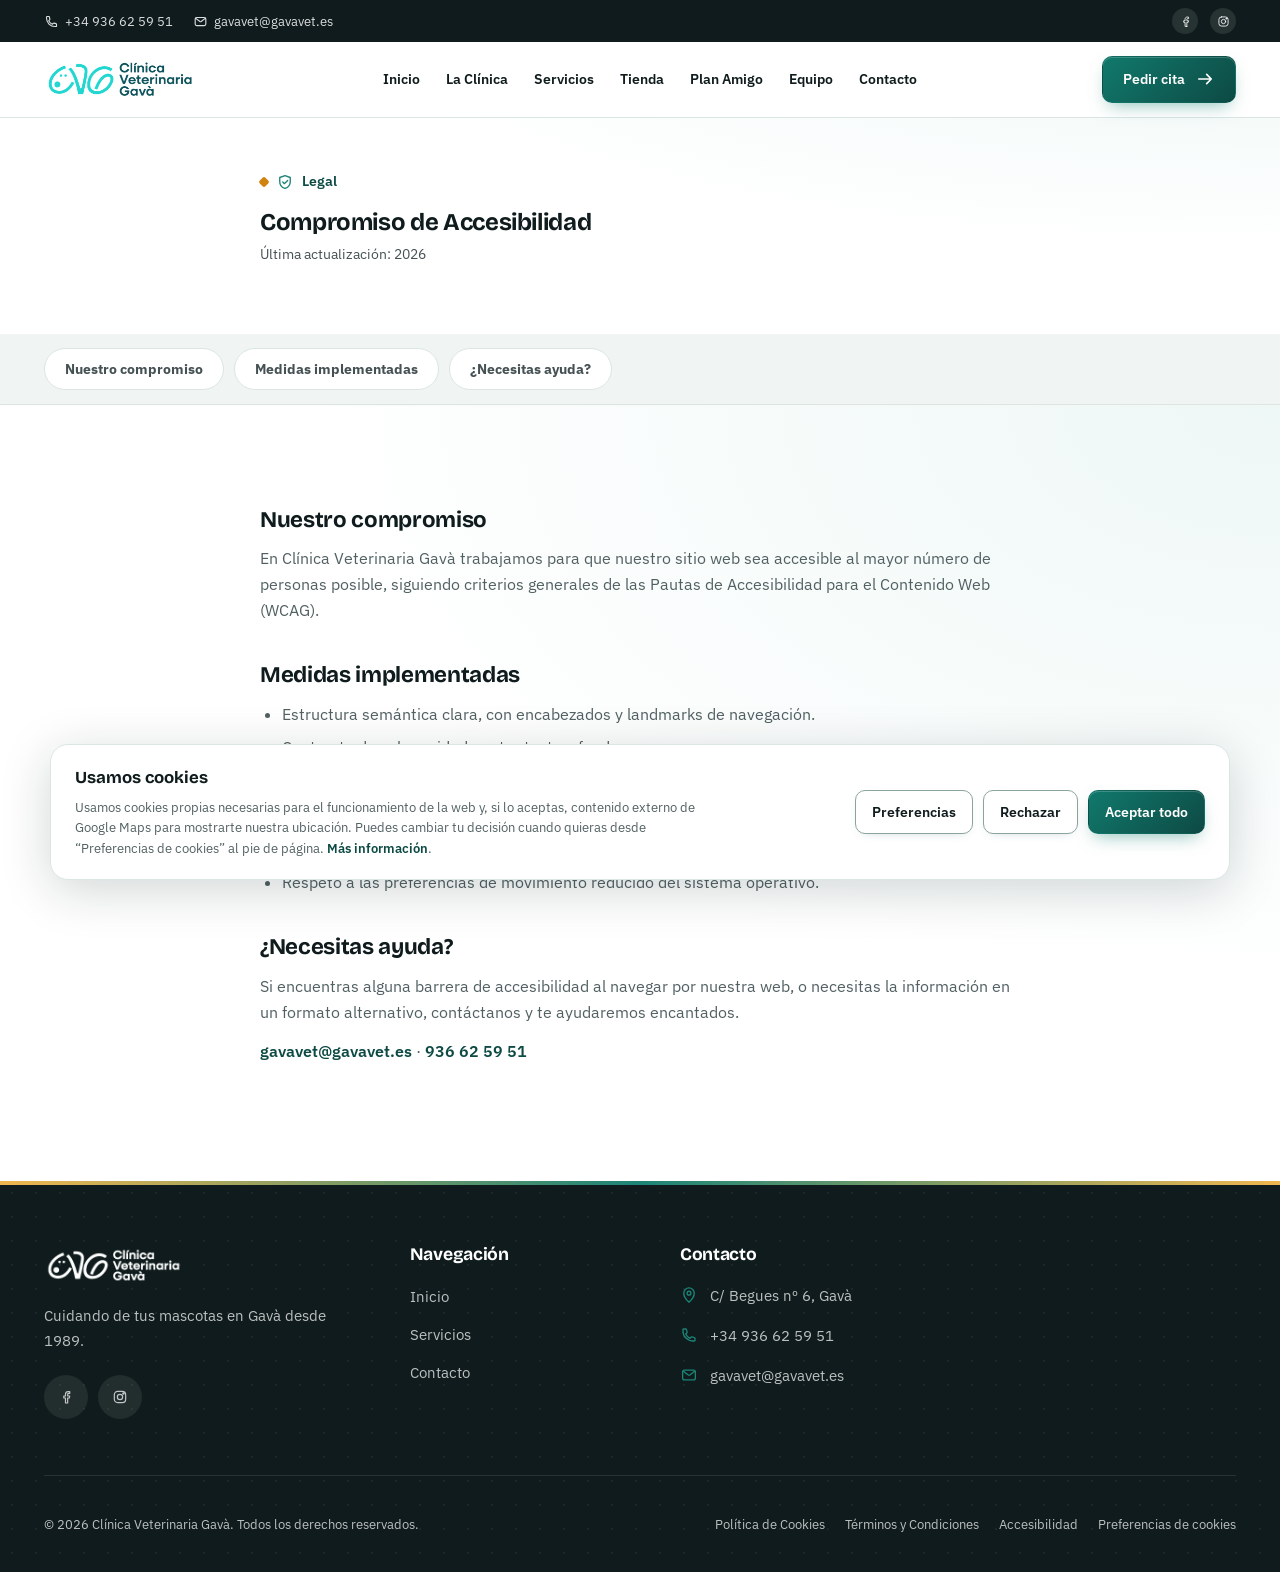
<file: accesibilidad.html>
<!DOCTYPE html>
<html lang="es">
<head>
<meta charset="UTF-8">
<script>document.documentElement.classList.add("js")</script>
<meta name="viewport" content="width=device-width, initial-scale=1.0">
<title>Accesibilidad | Clínica Veterinaria Gavà</title>
<meta name="description" content="Compromiso de accesibilidad del sitio web de Clínica Veterinaria Gavà.">
<link rel="canonical" href="https://cvg.torrecillas.cat/accesibilidad.html">
<meta name="robots" content="noindex, follow">
<link rel="icon" type="image/png" sizes="32x32" href="favicon-32.png">
<link rel="apple-touch-icon" href="apple-touch-icon.png">
<meta name="theme-color" content="#0f1b1c">
<link rel="preconnect" href="https://fonts.googleapis.com">
<link rel="preconnect" href="https://fonts.gstatic.com" crossorigin>
<link rel="stylesheet" href="https://fonts.googleapis.com/css2?family=Bricolage+Grotesque:wght@500;600;700;800&family=IBM+Plex+Sans:wght@400;500;600;700&display=swap">
<link rel="stylesheet" href="assets/css/styles.min.css">
</head>
<body>
<a class="visually-hidden" href="#main">Saltar al contenido</a>

<header class="site-header">
  <div class="header-topbar">
    <div class="container">
      <div class="topbar-links">
        <a href="tel:+34936625951"><svg width="15" height="15" aria-hidden="true"><use href="assets/icons.svg#i-phone"></use></svg> +34 936 62 59 51</a>
        <a href="mailto:gavavet@gavavet.es"><svg width="15" height="15" aria-hidden="true"><use href="assets/icons.svg#i-mail"></use></svg> gavavet@gavavet.es</a>
      </div>
      <div class="topbar-social">
        <a href="https://es-es.facebook.com/pages/category/Veterinarian/Clinica-Veterinaria-Gava-424392700956013/" target="_blank" rel="noopener" aria-label="Facebook"><svg aria-hidden="true"><use href="assets/icons.svg#i-facebook"></use></svg></a>
        <a href="https://www.instagram.com/clinicaveterinariagava/" target="_blank" rel="noopener" aria-label="Instagram"><svg aria-hidden="true"><use href="assets/icons.svg#i-instagram"></use></svg></a>
      </div>
    </div>
  </div>
  <nav class="navbar">
    <div class="container">
      <a href="index.html" class="brand"><img src="assets/img/logos/logo-color.png" alt="Clínica Veterinaria Gavà" width="176" height="50"></a>
      <div class="nav-links" id="nav-links">
        <a href="index.html">Inicio</a>
        <a href="la-clinica.html">La Clínica</a>
        <a href="servicios-veterinarios.html">Servicios</a>
        <a href="tienda-para-mascotas.html">Tienda</a>
        <a href="plan-amigo.html">Plan Amigo</a>
        <a href="quienes-somos.html">Equipo</a>
        <a href="contactanos.html">Contacto</a>
      </div>
      <div class="header-cta">
        <a href="tel:+34936625951" class="header-phone">
          <span class="icon-badge"><svg width="18" height="18" aria-hidden="true"><use href="assets/icons.svg#i-phone"></use></svg></span>
          <span><small>Llámanos ahora</small>936 62 59 51</span>
        </a>
        <a href="contactanos.html" class="btn btn-primary btn-sm">Pedir cita <svg aria-hidden="true"><use href="assets/icons.svg#i-arrow-right"></use></svg></a>
        <button class="nav-toggle" aria-label="Abrir menú" aria-expanded="false" aria-controls="nav-links"><span></span></button>
      </div>
    </div>
  </nav>
</header>

<main id="main">
<section class="section-pad bg-surface" style="padding-top:168px; padding-bottom:32px;">
  <div class="container">
    <div class="prose">
      <div class="eyebrow"><svg aria-hidden="true"><use href="assets/icons.svg#i-shield"></use></svg> Legal</div>
      <h1 style="margin-bottom:8px;">Compromiso de Accesibilidad</h1>
      <span class="updated-note">Última actualización: 2026</span>
    </div>
  </div>
</section>

<nav class="service-subnav" aria-label="Secciones de la página">
  <div class="container">
    <div class="service-subnav-inner">
      <a href="#compromiso">Nuestro compromiso</a>
      <a href="#medidas">Medidas implementadas</a>
      <a href="#ayuda">¿Necesitas ayuda?</a>
    </div>
  </div>
</nav>

<section class="section-pad bg-surface">
  <div class="container">
    <div class="prose">
      <h2 id="compromiso" class="anchor-target">Nuestro compromiso</h2>
      <p>En Clínica Veterinaria Gavà trabajamos para que nuestro sitio web sea accesible al mayor número de personas posible, siguiendo criterios generales de las Pautas de Accesibilidad para el Contenido Web (WCAG).</p>

      <h2 id="medidas" class="anchor-target">Medidas implementadas</h2>
      <ul>
        <li>Estructura semántica clara, con encabezados y landmarks de navegación.</li>
        <li>Contraste de color cuidado entre texto y fondo.</li>
        <li>Navegación completa mediante teclado, con indicadores de foco visibles.</li>
        <li>Textos alternativos en las imágenes con contenido informativo.</li>
        <li>Diseño responsive adaptado a distintos tamaños de pantalla y niveles de zoom.</li>
        <li>Respeto a las preferencias de movimiento reducido del sistema operativo.</li>
      </ul>

      <h2 id="ayuda" class="anchor-target">¿Necesitas ayuda?</h2>
      <p>Si encuentras alguna barrera de accesibilidad al navegar por nuestra web, o necesitas la información en un formato alternativo, contáctanos y te ayudaremos encantados.</p>
      <p><a href="mailto:gavavet@gavavet.es">gavavet@gavavet.es</a> · <a href="tel:+34936625951">936 62 59 51</a></p>
    </div>
  </div>
</section>
</main>

<footer class="site-footer">
  <div class="container">
    <div class="footer-top">
      <div class="footer-brand">
        <img  src="assets/img/logos/logo-color.png" alt="Clínica Veterinaria Gavà" style="filter:brightness(0) invert(1);" width="600" height="172" loading="lazy" decoding="async">
        <p>Cuidando de tus mascotas en Gavà desde 1989.</p>
        <div class="footer-social">
          <a href="https://es-es.facebook.com/pages/category/Veterinarian/Clinica-Veterinaria-Gava-424392700956013/" target="_blank" rel="noopener" aria-label="Facebook"><svg aria-hidden="true"><use href="assets/icons.svg#i-facebook"></use></svg></a>
          <a href="https://www.instagram.com/clinicaveterinariagava/" target="_blank" rel="noopener" aria-label="Instagram"><svg aria-hidden="true"><use href="assets/icons.svg#i-instagram"></use></svg></a>
        </div>
      </div>
      <div class="footer-col">
        <h3>Navegación</h3>
        <ul>
          <li><a href="index.html">Inicio</a></li>
          <li><a href="servicios-veterinarios.html">Servicios</a></li>
          <li><a href="contactanos.html">Contacto</a></li>
        </ul>
      </div>
      <div class="footer-col">
        <h3>Contacto</h3>
        <div class="footer-contact-item"><svg aria-hidden="true"><use href="assets/icons.svg#i-pin"></use></svg><span>C/ Begues nº 6, Gavà</span></div>
        <div class="footer-contact-item"><svg aria-hidden="true"><use href="assets/icons.svg#i-phone"></use></svg><a href="tel:+34936625951">+34 936 62 59 51</a></div>
        <div class="footer-contact-item"><svg aria-hidden="true"><use href="assets/icons.svg#i-mail"></use></svg><a href="mailto:gavavet@gavavet.es">gavavet@gavavet.es</a></div>
      </div>
    </div>
    <div class="footer-bottom">
      <span>© <span data-year></span> Clínica Veterinaria Gavà. Todos los derechos reservados.</span>
      <div class="footer-bottom-links">
        <a href="politica-cookies.html">Política de Cookies</a>
        <a href="terminos-y-condiciones.html">Términos y Condiciones</a>
        <a href="accesibilidad.html">Accesibilidad</a>
        <button type="button" class="footer-cookie-link" id="cookie-reopen-btn">Preferencias de cookies</button>
      </div>
    </div>
  </div>
</footer>

<div class="float-actions">  <button class="float-btn top" aria-label="Volver arriba"><svg class="progress-ring" viewBox="0 0 56 56" aria-hidden="true"><circle class="progress-ring-track" cx="28" cy="28" r="26.5"></circle><circle class="progress-ring-fill" cx="28" cy="28" r="26.5"></circle></svg><svg style="transform:rotate(-90deg)" aria-hidden="true"><use href="assets/icons.svg#i-arrow-right"></use></svg></button>
</div>

<div class="cookie-banner" id="cookie-banner" role="dialog" aria-live="polite" aria-label="Aviso de cookies" hidden>
  <div class="cookie-banner-inner">
    <div class="cookie-banner-text">
      <strong>Usamos cookies</strong>
      <p>Usamos cookies propias necesarias para el funcionamiento de la web y, si lo aceptas, contenido externo de Google Maps para mostrarte nuestra ubicación. Puedes cambiar tu decisión cuando quieras desde “Preferencias de cookies” al pie de página. <a href="politica-cookies.html">Más información</a>.</p>
    </div>
    <div class="cookie-banner-actions">
      <button type="button" class="btn btn-outline btn-sm" id="cookie-prefs-btn" aria-expanded="false" aria-controls="cookie-prefs-panel">Preferencias</button>
      <button type="button" class="btn btn-outline btn-sm" id="cookie-reject-btn">Rechazar</button>
      <button type="button" class="btn btn-primary btn-sm" id="cookie-accept-btn">Aceptar todo</button>
    </div>
  </div>
  <div class="cookie-prefs-panel" id="cookie-prefs-panel" hidden>
    <div class="cookie-prefs-panel-inner">
      <div class="cookie-pref-row">
        <div><strong>Necesarias</strong><span>Imprescindibles para el funcionamiento del sitio y para recordar tu elección de cookies. Siempre activas.</span></div>
        <input type="checkbox" checked disabled aria-label="Cookies necesarias, siempre activas">
      </div>
      <div class="cookie-pref-row">
        <div><strong>Contenido externo (Google Maps)</strong><span>Permite mostrar el mapa de nuestra ubicación incrustado desde Google Maps, que puede establecer sus propias cookies.</span></div>
        <input type="checkbox" id="cookie-pref-maps" aria-label="Permitir contenido externo de Google Maps">
      </div>
      <button type="button" class="btn btn-primary btn-sm" id="cookie-save-prefs-btn">Guardar preferencias</button>
    </div>
  </div>
</div>
<script src="assets/js/main.min.js"></script>
</body>
</html>
</file>
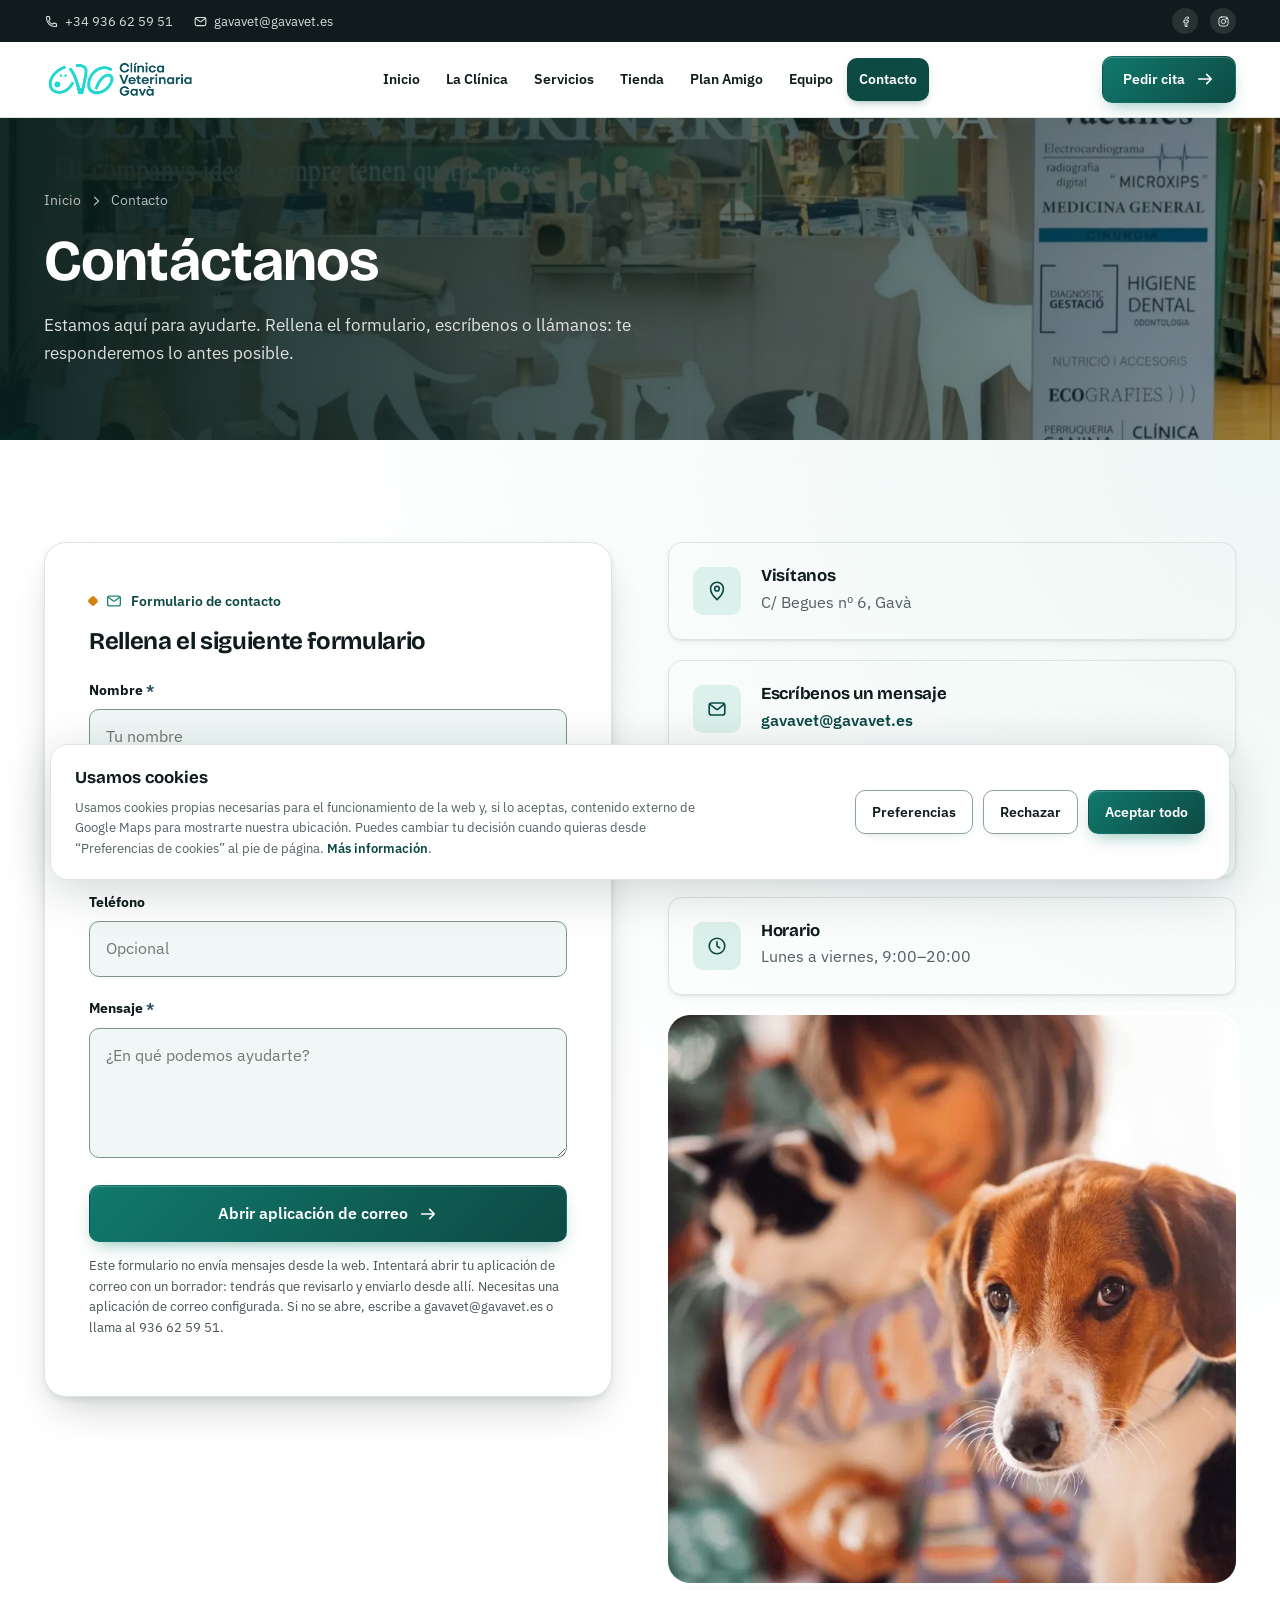
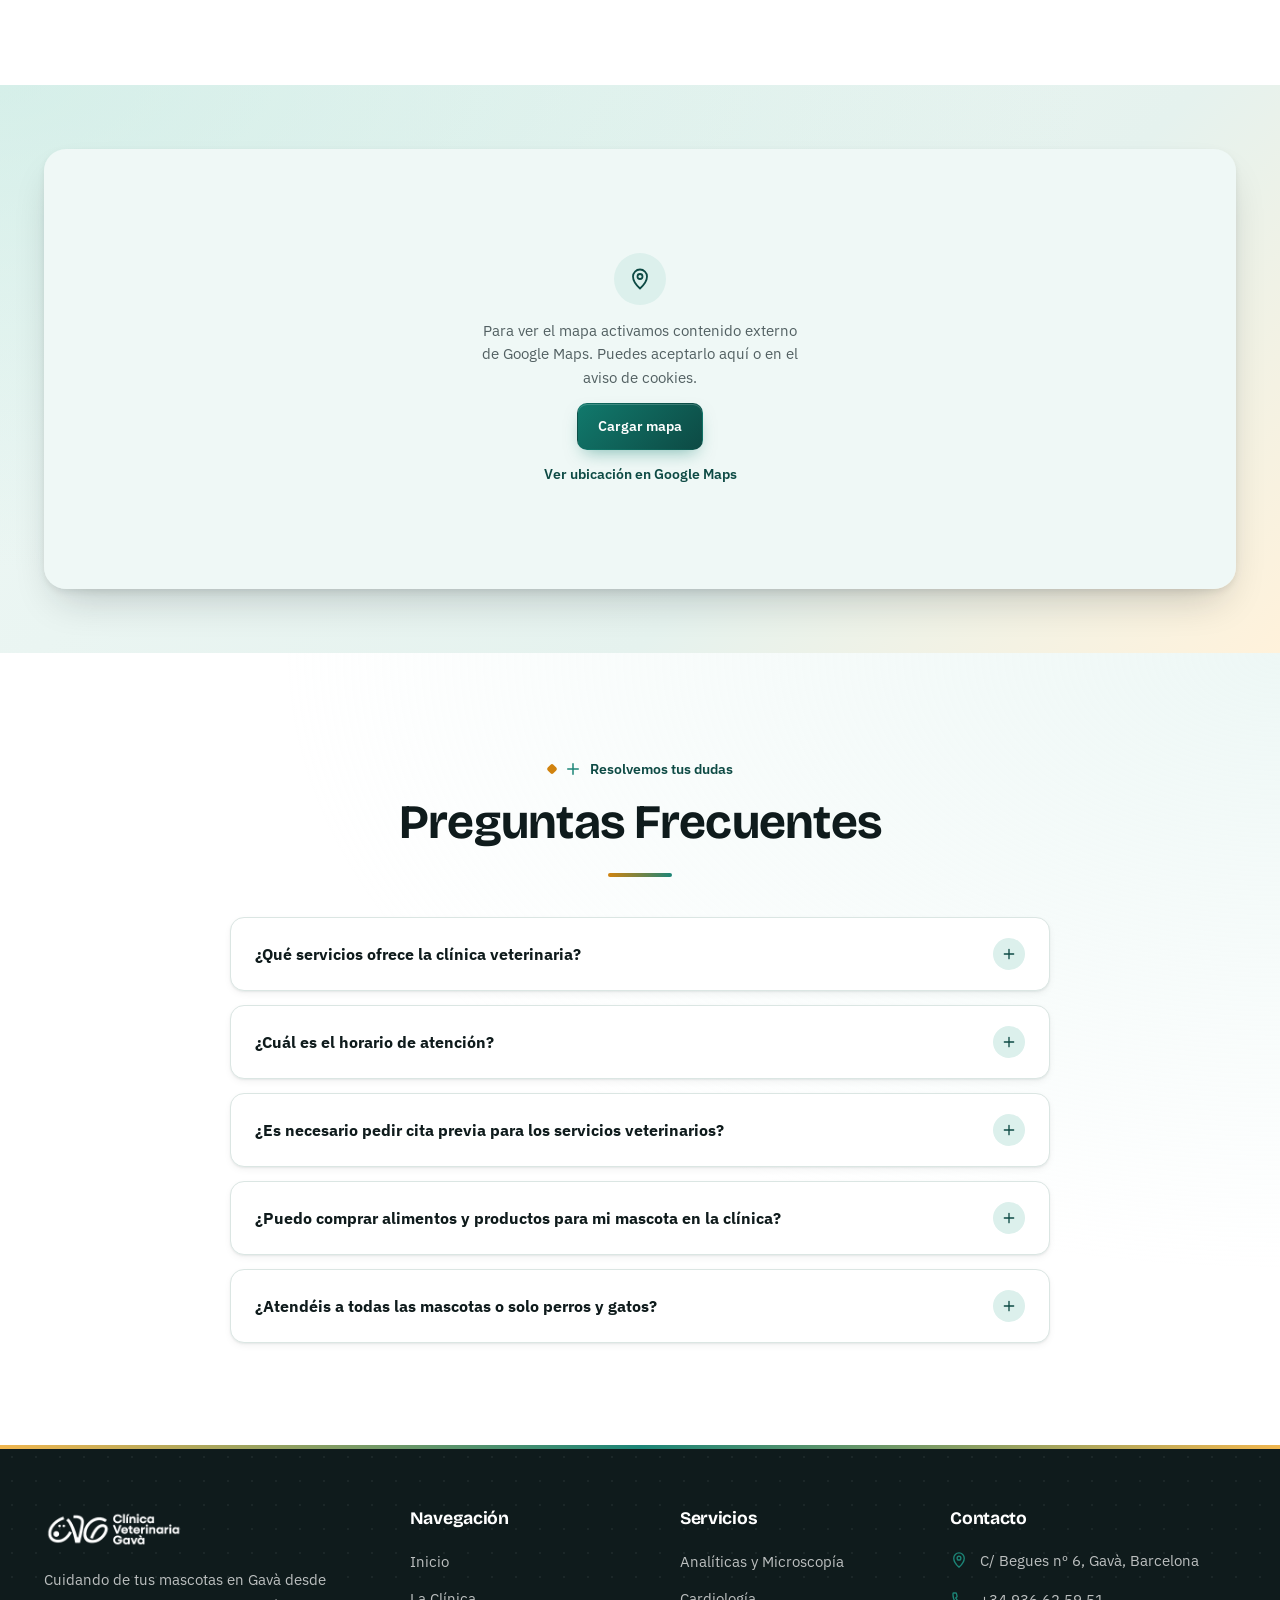
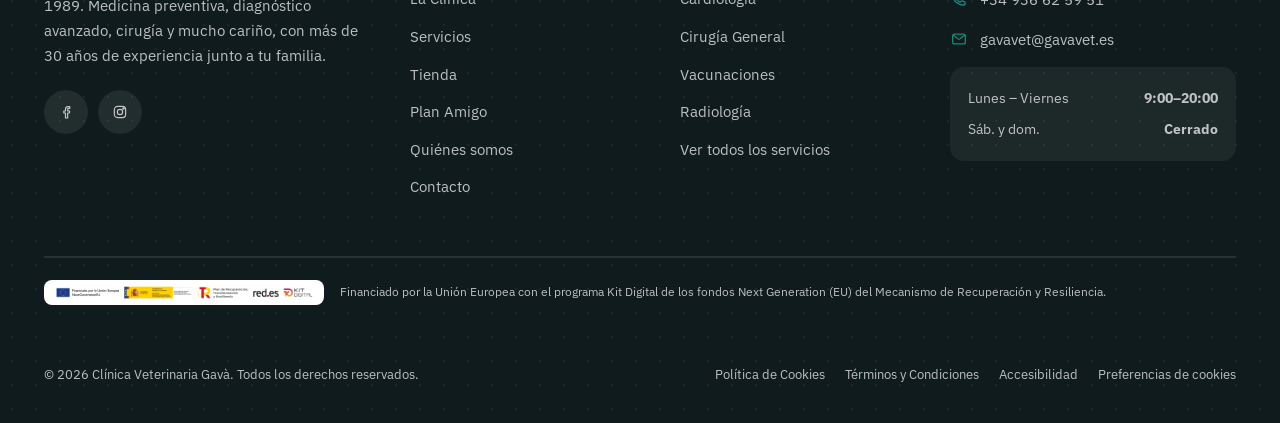
<file: contactanos.html>
<!DOCTYPE html>
<html lang="es">
<head>
<meta charset="UTF-8">
<script>document.documentElement.classList.add("js")</script>
<meta name="viewport" content="width=device-width, initial-scale=1.0">
<title>Contacto | Clínica Veterinaria Gavà</title>
<meta name="description" content="Contacta con Clínica Veterinaria Gavà. C/ Begues nº 6, Gavà. Teléfono +34 936 62 59 51. Horario: lunes a viernes de 9:00 a 20:00.">
<link rel="canonical" href="https://cvg.torrecillas.cat/contactanos.html">
<meta property="og:type" content="website">
<meta property="og:url" content="https://cvg.torrecillas.cat/contactanos.html">
<meta property="og:title" content="Contacto | Clínica Veterinaria Gavà">
<meta property="og:description" content="Escríbenos, llámanos o visítanos. Estamos en C/ Begues nº 6, Gavà.">
<meta property="og:image" content="https://cvg.torrecillas.cat/assets/img/photos/fachada.jpg">
<meta property="og:locale" content="es_ES">
<meta name="twitter:card" content="summary_large_image">
<link rel="icon" type="image/png" sizes="32x32" href="favicon-32.png">
<link rel="apple-touch-icon" href="apple-touch-icon.png">
<meta name="theme-color" content="#0f1b1c">
<link rel="preconnect" href="https://fonts.googleapis.com">
<link rel="preconnect" href="https://fonts.gstatic.com" crossorigin>
<link rel="stylesheet" href="https://fonts.googleapis.com/css2?family=Bricolage+Grotesque:wght@500;600;700;800&family=IBM+Plex+Sans:wght@400;500;600;700&display=swap">
<link rel="preload" as="image" href="assets/img/photos/fachada.webp" type="image/webp" fetchpriority="high">
<link rel="stylesheet" href="assets/css/styles.min.css">
<script type="application/ld+json">
{
  "@context": "https://schema.org",
  "@type": "FAQPage",
  "mainEntity": [
    {
      "@type": "Question",
      "name": "¿Qué servicios ofrece la clínica veterinaria?",
      "acceptedAnswer": {
        "@type": "Answer",
        "text": "En nuestra clínica encontrarás atención médica para mascotas, vacunaciones, desparasitaciones, revisiones rutinarias, cirugías, servicios de diagnóstico (rayos X y análisis), asesoramiento nutricional y mucho más."
      }
    },
    {
      "@type": "Question",
      "name": "¿Cuál es el horario de atención?",
      "acceptedAnswer": {
        "@type": "Answer",
        "text": "Estamos abiertos de lunes a viernes de 9:00 a 20:00."
      }
    },
    {
      "@type": "Question",
      "name": "¿Es necesario pedir cita previa para los servicios veterinarios?",
      "acceptedAnswer": {
        "@type": "Answer",
        "text": "Recomendamos pedir cita para consultas regulares o tratamientos específicos. Llámanos al 936 62 59 51."
      }
    },
    {
      "@type": "Question",
      "name": "¿Puedo comprar alimentos y productos para mi mascota en la clínica?",
      "acceptedAnswer": {
        "@type": "Answer",
        "text": "Sí, contamos con una tienda especializada donde encontrarás alimentos de alta calidad, accesorios y productos recomendados por veterinarios para cuidar a tu mascota."
      }
    },
    {
      "@type": "Question",
      "name": "¿Atendéis a todas las mascotas o solo perros y gatos?",
      "acceptedAnswer": {
        "@type": "Answer",
        "text": "Aunque nuestros pacientes más comunes son perros y gatos, también ofrecemos servicios para pequeños animales como conejos, hurones, aves y algunos animales exóticos. Contáctanos para consultar sobre tu caso específico."
      }
    }
  ]
}
</script>
<script type="application/ld+json">
{
  "@context": "https://schema.org",
  "@type": "BreadcrumbList",
  "itemListElement": [
    {
      "@type": "ListItem",
      "position": 1,
      "name": "Inicio",
      "item": "https://cvg.torrecillas.cat/index.html"
    },
    {
      "@type": "ListItem",
      "position": 2,
      "name": "Contacto",
      "item": "https://cvg.torrecillas.cat/contactanos.html"
    }
  ]
}
</script>
</head>
<body>
<a class="visually-hidden" href="#main">Saltar al contenido</a>

<header class="site-header">
  <div class="header-topbar">
    <div class="container">
      <div class="topbar-links">
        <a href="tel:+34936625951"><svg width="15" height="15" aria-hidden="true"><use href="assets/icons.svg#i-phone"></use></svg> +34 936 62 59 51</a>
        <a href="mailto:gavavet@gavavet.es"><svg width="15" height="15" aria-hidden="true"><use href="assets/icons.svg#i-mail"></use></svg> gavavet@gavavet.es</a>
      </div>
      <div class="topbar-social">
        <a href="https://es-es.facebook.com/pages/category/Veterinarian/Clinica-Veterinaria-Gava-424392700956013/" target="_blank" rel="noopener" aria-label="Facebook"><svg aria-hidden="true"><use href="assets/icons.svg#i-facebook"></use></svg></a>
        <a href="https://www.instagram.com/clinicaveterinariagava/" target="_blank" rel="noopener" aria-label="Instagram"><svg aria-hidden="true"><use href="assets/icons.svg#i-instagram"></use></svg></a>
      </div>
    </div>
  </div>
  <nav class="navbar">
    <div class="container">
      <a href="index.html" class="brand"><img src="assets/img/logos/logo-color.png" alt="Clínica Veterinaria Gavà" width="176" height="50"></a>
      <div class="nav-links" id="nav-links">
        <a href="index.html">Inicio</a>
        <a href="la-clinica.html">La Clínica</a>
        <a href="servicios-veterinarios.html">Servicios</a>
        <a href="tienda-para-mascotas.html">Tienda</a>
        <a href="plan-amigo.html">Plan Amigo</a>
        <a href="quienes-somos.html">Equipo</a>
        <a href="contactanos.html" class="is-active" aria-current="page">Contacto</a>
      </div>
      <div class="header-cta">
        <a href="tel:+34936625951" class="header-phone">
          <span class="icon-badge"><svg width="18" height="18" aria-hidden="true"><use href="assets/icons.svg#i-phone"></use></svg></span>
          <span><small>Llámanos ahora</small>936 62 59 51</span>
        </a>
        <a href="contactanos.html" class="btn btn-primary btn-sm">Pedir cita <svg aria-hidden="true"><use href="assets/icons.svg#i-arrow-right"></use></svg></a>
        <button class="nav-toggle" aria-label="Abrir menú" aria-expanded="false" aria-controls="nav-links"><span></span></button>
      </div>
    </div>
  </nav>
</header>

<main id="main">

<section class="page-hero">
  <div class="hero-bg"><picture><source srcset="assets/img/photos/fachada.webp" type="image/webp"><img src="assets/img/photos/fachada.jpg" alt="Fachada de Clínica Veterinaria Gavà" width="1800" height="1200" fetchpriority="high"></picture></div>
  <div class="hero-shapes" aria-hidden="true">
    <svg width="126" height="126" style="top:14%; right:7%; opacity:.15" viewBox="0 0 24 24" aria-hidden="true"><use href="assets/icons.svg#i-paw" fill="#fff"></use></svg>
    <svg width="80" height="80" style="bottom:20%; left:16%; opacity:.12" viewBox="0 0 24 24" aria-hidden="true"><use href="assets/icons.svg#i-paw" fill="#fff"></use></svg>
  </div>
  <div class="container">
    <div class="breadcrumbs"><a href="index.html">Inicio</a> <svg width="14" height="14" aria-hidden="true"><use href="assets/icons.svg#i-chevron-right"></use></svg> <span>Contacto</span></div>
    <h1>Contáctanos</h1>
    <p class="lead">Estamos aquí para ayudarte. Rellena el formulario, escríbenos o llámanos: te responderemos lo antes posible.</p>
  </div>
</section>

<section class="section-pad bg-surface">
  <div class="container">
    <div class="split" style="align-items:flex-start;">
      <div data-reveal>
        <div class="form-card">
          <div class="eyebrow"><svg aria-hidden="true"><use href="assets/icons.svg#i-mail"></use></svg> Formulario de contacto</div>
          <h2 style="margin-bottom:24px;">Rellena el siguiente formulario</h2>
          <form id="contact-form" action="mailto:gavavet@gavavet.es" method="post" enctype="text/plain" aria-describedby="contact-form-note">
            <div class="field">
              <label for="nombre">Nombre <span class="required">*</span></label>
              <input type="text" id="nombre" name="nombre" required placeholder="Tu nombre" aria-describedby="nombre-error">
              <span class="field-error" id="nombre-error" role="alert">Por favor, indica tu nombre.</span>
            </div>
            <div class="field">
              <label for="email">E-mail <span class="required">*</span></label>
              <input type="email" id="email" name="email" required placeholder="tu@email.com" aria-describedby="email-error">
              <span class="field-error" id="email-error" role="alert">Introduce un email válido.</span>
            </div>
            <div class="field">
              <label for="telefono">Teléfono</label>
              <input type="tel" id="telefono" name="telefono" placeholder="Opcional">
            </div>
            <div class="field">
              <label for="mensaje">Mensaje <span class="required">*</span></label>
              <textarea id="mensaje" name="mensaje" required placeholder="¿En qué podemos ayudarte?" aria-describedby="mensaje-error"></textarea>
              <span class="field-error" id="mensaje-error" role="alert">Escribe tu mensaje.</span>
            </div>
            <button type="submit" class="btn btn-primary btn-block">Abrir aplicación de correo <svg aria-hidden="true"><use href="assets/icons.svg#i-arrow-right"></use></svg></button>
            <p class="form-note" id="contact-form-note">Este formulario no envía mensajes desde la web. Intentará abrir tu aplicación de correo con un borrador: tendrás que revisarlo y enviarlo desde allí. Necesitas una aplicación de correo configurada. Si no se abre, escribe a <a href="mailto:gavavet@gavavet.es">gavavet@gavavet.es</a> o llama al <a href="tel:+34936625951">936 62 59 51</a>.</p>
          </form>
          <p class="form-note" id="contact-status" role="status" aria-live="polite" aria-atomic="true"></p>
        </div>
      </div>

      <div class="contact-side" data-reveal>
        <div class="contact-card">
          <span class="ico"><svg aria-hidden="true"><use href="assets/icons.svg#i-pin"></use></svg></span>
          <div><h3>Visítanos</h3><p>C/ Begues nº 6, Gavà</p></div>
        </div>
        <div class="contact-card">
          <span class="ico"><svg aria-hidden="true"><use href="assets/icons.svg#i-mail"></use></svg></span>
          <div><h3>Escríbenos un mensaje</h3><p><a href="mailto:gavavet@gavavet.es">gavavet@gavavet.es</a></p></div>
        </div>
        <div class="contact-card">
          <span class="ico"><svg aria-hidden="true"><use href="assets/icons.svg#i-phone"></use></svg></span>
          <div><h3>Llámanos</h3><p><a href="tel:+34936625951">+34 936 62 59 51</a></p></div>
        </div>
        <div class="contact-card">
          <span class="ico"><svg aria-hidden="true"><use href="assets/icons.svg#i-clock"></use></svg></span>
          <div><h3>Horario</h3><p>Lunes a viernes, 9:00–20:00</p></div>
        </div>
        <picture><source srcset="assets/img/photos/etologia-familia.webp" type="image/webp"><img src="assets/img/photos/etologia-familia.jpg" alt="Familia y mascota en Clínica Veterinaria Gavà" width="800" height="800" loading="lazy" decoding="async"></picture>
      </div>
    </div>
  </div>
</section>

<section class="section-pad-sm bg-teal-50">
  <div class="container">
    <div class="map-wrap" data-map-consent style="border-radius:var(--radius-lg); overflow:hidden; box-shadow:var(--shadow-md); min-height:440px;">
      <div class="map-placeholder"><span class="ico"><svg aria-hidden="true"><use href="assets/icons.svg#i-pin"></use></svg></span><p>Para ver el mapa activamos contenido externo de Google Maps. Puedes aceptarlo aquí o en el aviso de cookies.</p><button type="button" class="btn btn-primary btn-sm map-load-btn">Cargar mapa</button><a class="map-fallback-link" href="https://www.google.com/maps/search/?api=1&query=Cl%C3%ADnica+Veterinaria+Gav%C3%A0+C%2F+Begues+6+Gav%C3%A0" target="_blank" rel="noopener">Ver ubicación en Google Maps</a></div><iframe data-src="https://www.google.com/maps/embed?pb=!1m18!1m12!1m3!1d5994.023053556728!2d1.9943372430290431!3d41.30861285306625!2m3!1f0!2f0!3f0!3m2!1i1024!2i768!4f13.1!3m3!1m2!1s0x12a49cd98720f909%3A0x2d54989932d50c0b!2zQ0zDjU5JQ0EgVkVURVJJTsOAUklBIEdBVsOA!5e0!3m2!1ses!2ses!4v1732641628857!5m2!1ses!2ses" loading="lazy" referrerpolicy="no-referrer-when-downgrade" title="Ubicación de Clínica Veterinaria Gavà" hidden></iframe>
    </div>
  </div>
</section>

<section class="section-pad bg-surface">
  <div class="container">
    <div class="section-head centered">
      <div class="eyebrow"><svg aria-hidden="true"><use href="assets/icons.svg#i-plus"></use></svg> Resolvemos tus dudas</div>
      <h2>Preguntas Frecuentes</h2>
    </div>
    <div class="faq-list">
      <div class="faq-item">
        <button class="faq-question" aria-expanded="false">¿Qué servicios ofrece la clínica veterinaria?<span class="plus"><svg aria-hidden="true"><use href="assets/icons.svg#i-plus"></use></svg></span></button>
        <div class="faq-answer"><div class="faq-answer-inner">En nuestra clínica encontrarás atención médica para mascotas, vacunaciones, desparasitaciones, revisiones rutinarias, cirugías, servicios de diagnóstico (rayos X y análisis), asesoramiento nutricional y mucho más.</div></div>
      </div>
      <div class="faq-item">
        <button class="faq-question" aria-expanded="false">¿Cuál es el horario de atención?<span class="plus"><svg aria-hidden="true"><use href="assets/icons.svg#i-plus"></use></svg></span></button>
        <div class="faq-answer"><div class="faq-answer-inner">Estamos abiertos de lunes a viernes de 9:00 a 20:00.</div></div>
      </div>
      <div class="faq-item">
        <button class="faq-question" aria-expanded="false">¿Es necesario pedir cita previa para los servicios veterinarios?<span class="plus"><svg aria-hidden="true"><use href="assets/icons.svg#i-plus"></use></svg></span></button>
        <div class="faq-answer"><div class="faq-answer-inner">Recomendamos pedir cita para consultas regulares o tratamientos específicos. Llámanos al 936 62 59 51.</div></div>
      </div>
      <div class="faq-item">
        <button class="faq-question" aria-expanded="false">¿Puedo comprar alimentos y productos para mi mascota en la clínica?<span class="plus"><svg aria-hidden="true"><use href="assets/icons.svg#i-plus"></use></svg></span></button>
        <div class="faq-answer"><div class="faq-answer-inner">Sí, contamos con una tienda especializada donde encontrarás alimentos de alta calidad, accesorios y productos recomendados por veterinarios para cuidar a tu mascota.</div></div>
      </div>
      <div class="faq-item">
        <button class="faq-question" aria-expanded="false">¿Atendéis a todas las mascotas o solo perros y gatos?<span class="plus"><svg aria-hidden="true"><use href="assets/icons.svg#i-plus"></use></svg></span></button>
        <div class="faq-answer"><div class="faq-answer-inner">Aunque nuestros pacientes más comunes son perros y gatos, también ofrecemos servicios para pequeños animales como conejos, hurones, aves y algunos animales exóticos. Contáctanos para consultar sobre tu caso específico.</div></div>
      </div>
    </div>
  </div>
</section>

</main>

<footer class="site-footer">
  <div class="container">
    <div class="footer-top">
      <div class="footer-brand">
        <img  src="assets/img/logos/logo-color.png" alt="Clínica Veterinaria Gavà" style="filter:brightness(0) invert(1);" width="600" height="172" loading="lazy" decoding="async">
        <p>Cuidando de tus mascotas en Gavà desde 1989. Medicina preventiva, diagnóstico avanzado, cirugía y mucho cariño, con más de 30 años de experiencia junto a tu familia.</p>
        <div class="footer-social">
          <a href="https://es-es.facebook.com/pages/category/Veterinarian/Clinica-Veterinaria-Gava-424392700956013/" target="_blank" rel="noopener" aria-label="Facebook"><svg aria-hidden="true"><use href="assets/icons.svg#i-facebook"></use></svg></a>
          <a href="https://www.instagram.com/clinicaveterinariagava/" target="_blank" rel="noopener" aria-label="Instagram"><svg aria-hidden="true"><use href="assets/icons.svg#i-instagram"></use></svg></a>
        </div>
      </div>
      <div class="footer-col">
        <h3>Navegación</h3>
        <ul>
          <li><a href="index.html">Inicio</a></li>
          <li><a href="la-clinica.html">La Clínica</a></li>
          <li><a href="servicios-veterinarios.html">Servicios</a></li>
          <li><a href="tienda-para-mascotas.html">Tienda</a></li>
          <li><a href="plan-amigo.html">Plan Amigo</a></li>
          <li><a href="quienes-somos.html">Quiénes somos</a></li>
          <li><a href="contactanos.html">Contacto</a></li>
        </ul>
      </div>
      <div class="footer-col">
        <h3>Servicios</h3>
        <ul>
          <li><a href="servicios-veterinarios.html#analiticas">Analíticas y Microscopía</a></li>
          <li><a href="servicios-veterinarios.html#cardiologia">Cardiología</a></li>
          <li><a href="servicios-veterinarios.html#cirugia">Cirugía General</a></li>
          <li><a href="servicios-veterinarios.html#vacunaciones">Vacunaciones</a></li>
          <li><a href="servicios-veterinarios.html#radiologia">Radiología</a></li>
          <li><a href="servicios-veterinarios.html">Ver todos los servicios</a></li>
        </ul>
      </div>
      <div class="footer-col">
        <h3>Contacto</h3>
        <div class="footer-contact-item"><svg aria-hidden="true"><use href="assets/icons.svg#i-pin"></use></svg><span>C/ Begues nº 6, Gavà, Barcelona</span></div>
        <div class="footer-contact-item"><svg aria-hidden="true"><use href="assets/icons.svg#i-phone"></use></svg><a href="tel:+34936625951">+34 936 62 59 51</a></div>
        <div class="footer-contact-item"><svg aria-hidden="true"><use href="assets/icons.svg#i-mail"></use></svg><a href="mailto:gavavet@gavavet.es">gavavet@gavavet.es</a></div>
        <div class="footer-hours">
          <div><span>Lunes – Viernes</span><strong>9:00–20:00</strong></div>
          <div><span>Sáb. y dom.</span><strong>Cerrado</strong></div>
        </div>
      </div>
    </div>
    <div class="footer-kit">
      <picture><source srcset="assets/img/photos/kit-digital.webp" type="image/webp"><img  src="assets/img/photos/kit-digital.jpg" alt="Logotipos Unión Europea, red.es, Gobierno de España y Kit Digital" width="1200" height="69" loading="lazy" decoding="async"></picture>
      <span>Financiado por la Unión Europea con el programa Kit Digital de los fondos Next Generation (EU) del Mecanismo de Recuperación y Resiliencia.</span>
    </div>
    <div class="footer-bottom">
      <span>© <span data-year></span> Clínica Veterinaria Gavà. Todos los derechos reservados.</span>
      <div class="footer-bottom-links">
        <a href="politica-cookies.html">Política de Cookies</a>
        <a href="terminos-y-condiciones.html">Términos y Condiciones</a>
        <a href="accesibilidad.html">Accesibilidad</a>
        <button type="button" class="footer-cookie-link" id="cookie-reopen-btn">Preferencias de cookies</button>
      </div>
    </div>
  </div>
</footer>

<div class="float-actions">  <button class="float-btn top" aria-label="Volver arriba" hidden><svg class="progress-ring" viewBox="0 0 56 56" aria-hidden="true"><circle class="progress-ring-track" cx="28" cy="28" r="26.5"></circle><circle class="progress-ring-fill" cx="28" cy="28" r="26.5"></circle></svg><svg style="transform:rotate(-90deg)" aria-hidden="true"><use href="assets/icons.svg#i-arrow-right"></use></svg></button>
</div>

<div class="cookie-banner" id="cookie-banner" role="dialog" aria-live="polite" aria-label="Aviso de cookies" hidden>
  <div class="cookie-banner-inner">
    <div class="cookie-banner-text">
      <strong>Usamos cookies</strong>
      <p>Usamos cookies propias necesarias para el funcionamiento de la web y, si lo aceptas, contenido externo de Google Maps para mostrarte nuestra ubicación. Puedes cambiar tu decisión cuando quieras desde “Preferencias de cookies” al pie de página. <a href="politica-cookies.html">Más información</a>.</p>
    </div>
    <div class="cookie-banner-actions">
      <button type="button" class="btn btn-outline btn-sm" id="cookie-prefs-btn" aria-expanded="false" aria-controls="cookie-prefs-panel">Preferencias</button>
      <button type="button" class="btn btn-outline btn-sm" id="cookie-reject-btn">Rechazar</button>
      <button type="button" class="btn btn-primary btn-sm" id="cookie-accept-btn">Aceptar todo</button>
    </div>
  </div>
  <div class="cookie-prefs-panel" id="cookie-prefs-panel" hidden>
    <div class="cookie-prefs-panel-inner">
      <div class="cookie-pref-row">
        <div><strong>Necesarias</strong><span>Imprescindibles para el funcionamiento del sitio y para recordar tu elección de cookies. Siempre activas.</span></div>
        <input type="checkbox" checked disabled aria-label="Cookies necesarias, siempre activas">
      </div>
      <div class="cookie-pref-row">
        <div><strong>Contenido externo (Google Maps)</strong><span>Permite mostrar el mapa de nuestra ubicación incrustado desde Google Maps, que puede establecer sus propias cookies.</span></div>
        <input type="checkbox" id="cookie-pref-maps" aria-label="Permitir contenido externo de Google Maps">
      </div>
      <button type="button" class="btn btn-primary btn-sm" id="cookie-save-prefs-btn">Guardar preferencias</button>
    </div>
  </div>
</div>
<script src="assets/js/main.js"></script>
</body>
</html>
</file>
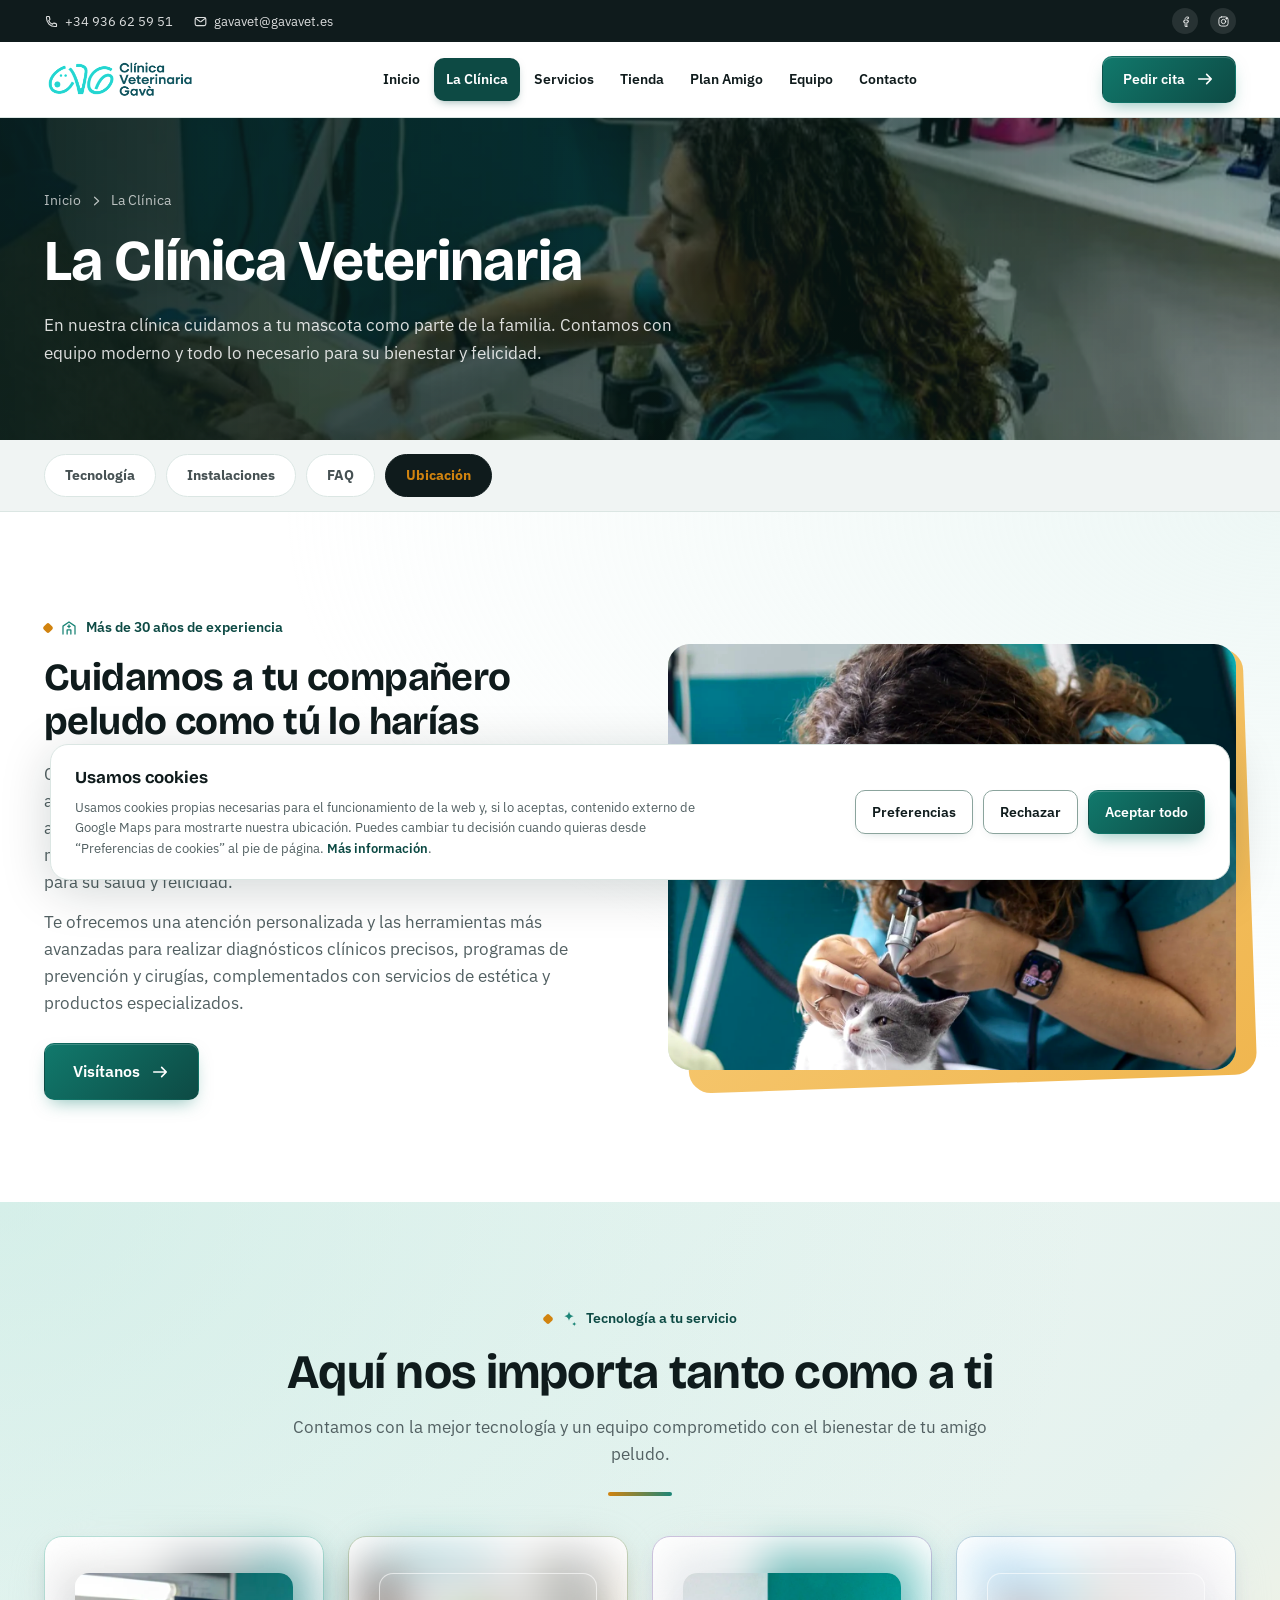
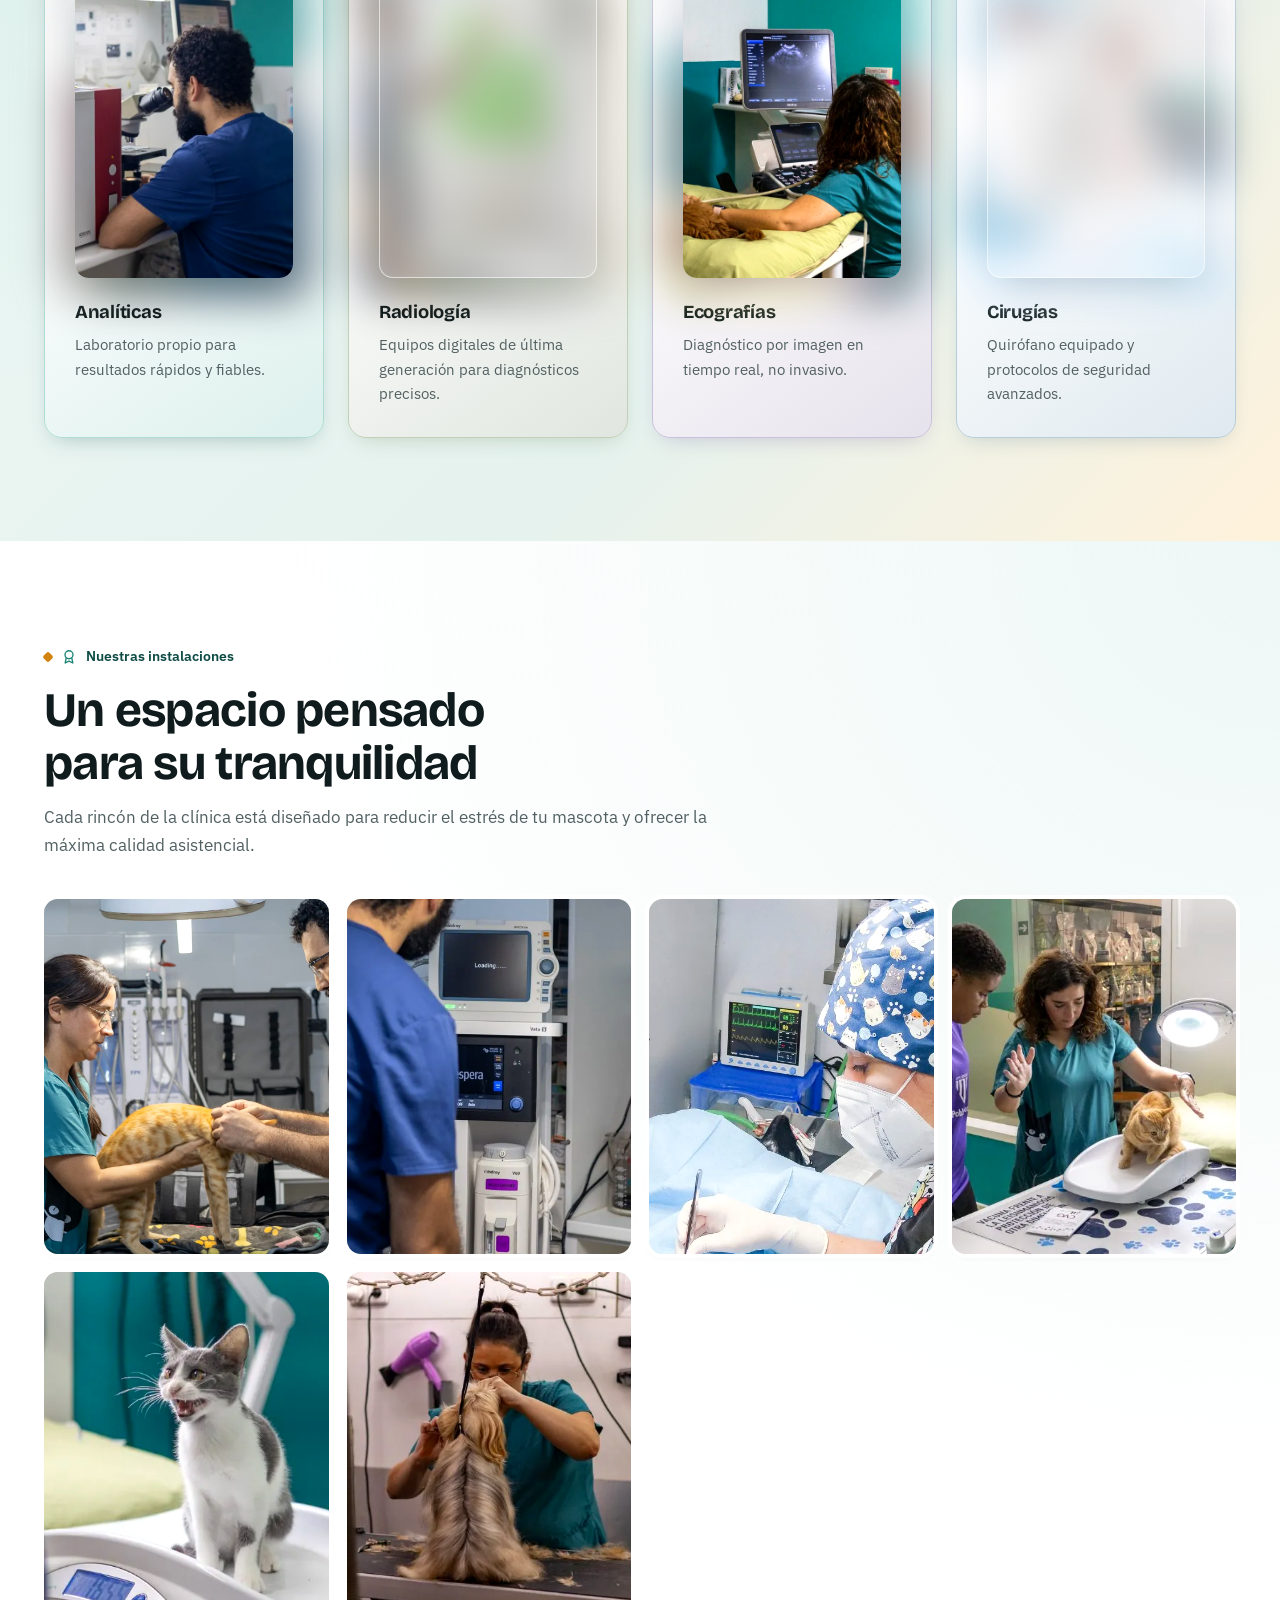
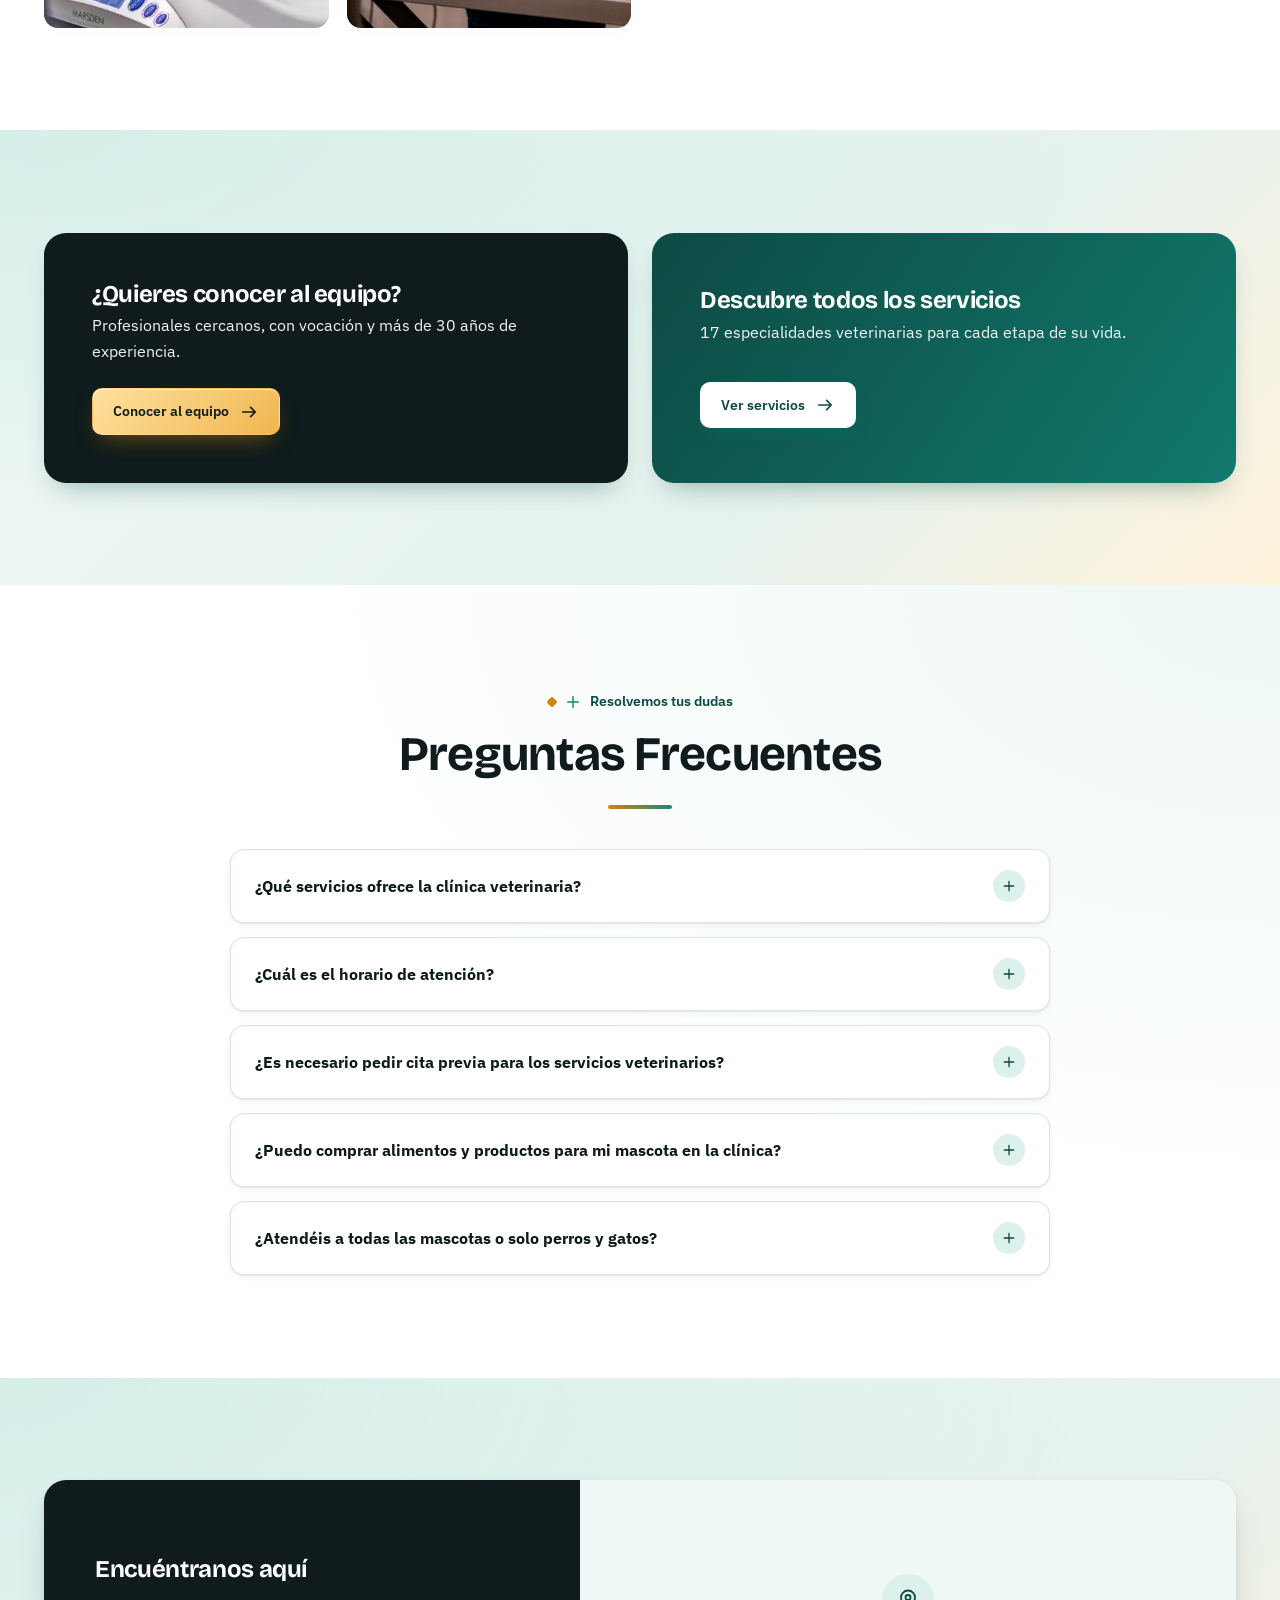
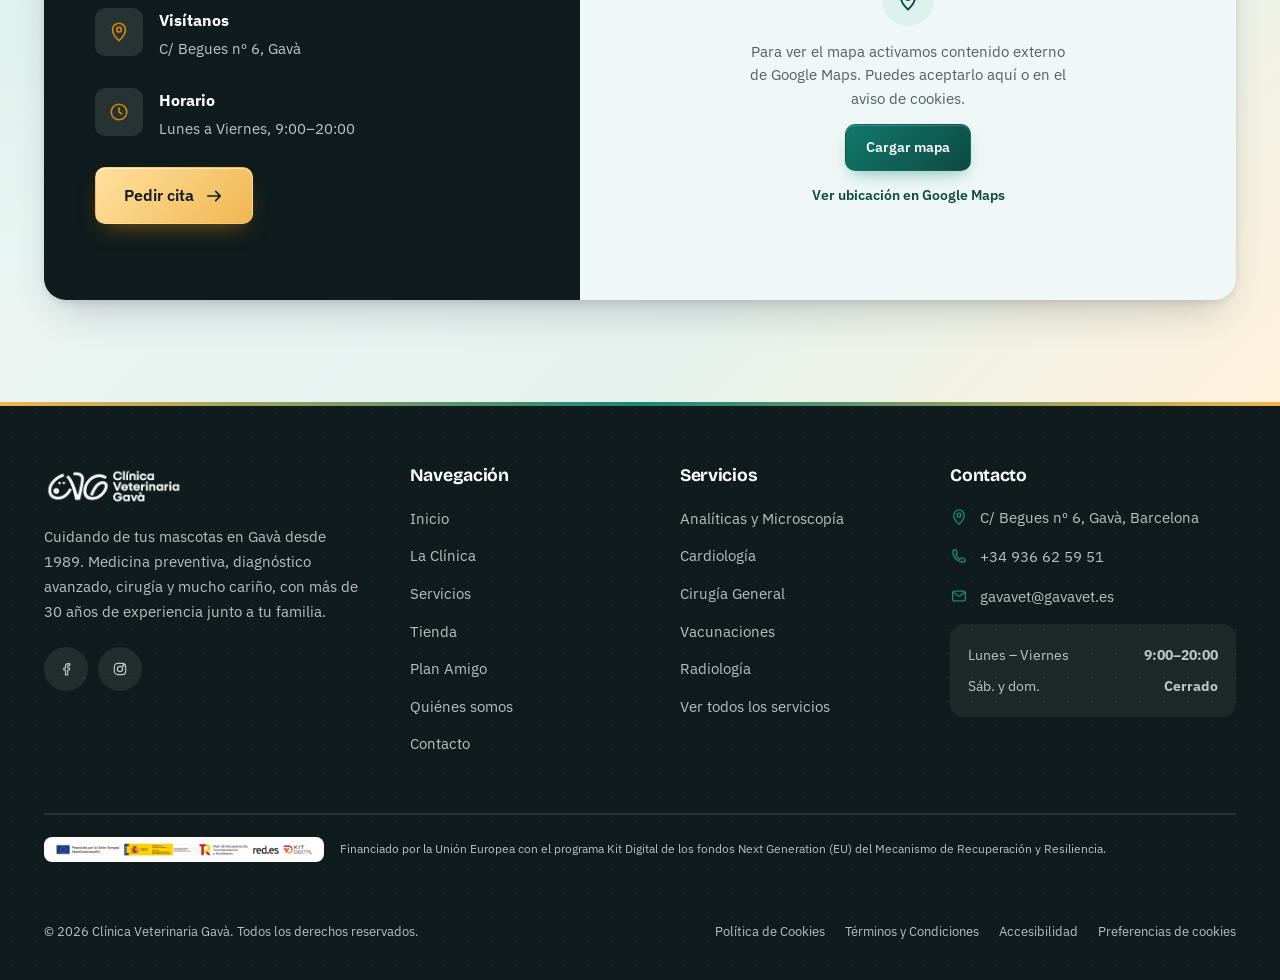
<file: la-clinica.html>
<!DOCTYPE html>
<html lang="es">
<head>
<meta charset="UTF-8">
<script>document.documentElement.classList.add("js")</script>
<meta name="viewport" content="width=device-width, initial-scale=1.0">
<title>La Clínica | Clínica Veterinaria Gavà</title>
<meta name="description" content="Conoce Clínica Veterinaria Gavà: laboratorio propio, radiología digital, ecografía y quirófano con tecnología de última generación.">
<link rel="canonical" href="https://cvg.torrecillas.cat/la-clinica.html">
<meta property="og:type" content="website">
<meta property="og:url" content="https://cvg.torrecillas.cat/la-clinica.html">
<meta property="og:title" content="La Clínica | Clínica Veterinaria Gavà">
<meta property="og:description" content="Equipo moderno y todo lo necesario para el bienestar y felicidad de tu mascota, en el corazón de Gavà.">
<meta property="og:image" content="https://cvg.torrecillas.cat/assets/img/photos/fachada.jpg">
<meta property="og:locale" content="es_ES">
<meta name="twitter:card" content="summary_large_image">
<link rel="icon" type="image/png" sizes="32x32" href="favicon-32.png">
<link rel="apple-touch-icon" href="apple-touch-icon.png">
<meta name="theme-color" content="#0f1b1c">
<link rel="preconnect" href="https://fonts.googleapis.com">
<link rel="preconnect" href="https://fonts.gstatic.com" crossorigin>
<link rel="stylesheet" href="https://fonts.googleapis.com/css2?family=Bricolage+Grotesque:wght@500;600;700;800&family=IBM+Plex+Sans:wght@400;500;600;700&display=swap">
<link rel="preload" as="image" href="assets/img/photos/exam-2.webp" type="image/webp" fetchpriority="high">
<link rel="stylesheet" href="assets/css/styles.min.css">
<script type="application/ld+json">
{
  "@context": "https://schema.org",
  "@type": "FAQPage",
  "mainEntity": [
    {
      "@type": "Question",
      "name": "¿Qué servicios ofrece la clínica veterinaria?",
      "acceptedAnswer": {
        "@type": "Answer",
        "text": "En nuestra clínica encontrarás atención médica para mascotas, vacunaciones, desparasitaciones, revisiones rutinarias, cirugías, servicios de diagnóstico (rayos X y análisis), asesoramiento nutricional y mucho más."
      }
    },
    {
      "@type": "Question",
      "name": "¿Cuál es el horario de atención?",
      "acceptedAnswer": {
        "@type": "Answer",
        "text": "Estamos abiertos de lunes a viernes de 9:00 a 20:00."
      }
    },
    {
      "@type": "Question",
      "name": "¿Es necesario pedir cita previa para los servicios veterinarios?",
      "acceptedAnswer": {
        "@type": "Answer",
        "text": "Recomendamos pedir cita para consultas regulares o tratamientos específicos. Llámanos al 936 62 59 51."
      }
    },
    {
      "@type": "Question",
      "name": "¿Puedo comprar alimentos y productos para mi mascota en la clínica?",
      "acceptedAnswer": {
        "@type": "Answer",
        "text": "Sí, contamos con una tienda especializada donde encontrarás alimentos de alta calidad, accesorios y productos recomendados por veterinarios para cuidar a tu mascota."
      }
    },
    {
      "@type": "Question",
      "name": "¿Atendéis a todas las mascotas o solo perros y gatos?",
      "acceptedAnswer": {
        "@type": "Answer",
        "text": "Aunque nuestros pacientes más comunes son perros y gatos, también ofrecemos servicios para pequeños animales como conejos, hurones, aves y algunos animales exóticos. Contáctanos para consultar sobre tu caso específico."
      }
    }
  ]
}
</script>
<script type="application/ld+json">
{
  "@context": "https://schema.org",
  "@type": "BreadcrumbList",
  "itemListElement": [
    {
      "@type": "ListItem",
      "position": 1,
      "name": "Inicio",
      "item": "https://cvg.torrecillas.cat/index.html"
    },
    {
      "@type": "ListItem",
      "position": 2,
      "name": "La Clínica",
      "item": "https://cvg.torrecillas.cat/la-clinica.html"
    }
  ]
}
</script>
</head>
<body>
<a class="visually-hidden" href="#main">Saltar al contenido</a>

<header class="site-header">
  <div class="header-topbar">
    <div class="container">
      <div class="topbar-links">
        <a href="tel:+34936625951"><svg width="15" height="15" aria-hidden="true"><use href="assets/icons.svg#i-phone"></use></svg> +34 936 62 59 51</a>
        <a href="mailto:gavavet@gavavet.es"><svg width="15" height="15" aria-hidden="true"><use href="assets/icons.svg#i-mail"></use></svg> gavavet@gavavet.es</a>
      </div>
      <div class="topbar-social">
        <a href="https://es-es.facebook.com/pages/category/Veterinarian/Clinica-Veterinaria-Gava-424392700956013/" target="_blank" rel="noopener" aria-label="Facebook"><svg aria-hidden="true"><use href="assets/icons.svg#i-facebook"></use></svg></a>
        <a href="https://www.instagram.com/clinicaveterinariagava/" target="_blank" rel="noopener" aria-label="Instagram"><svg aria-hidden="true"><use href="assets/icons.svg#i-instagram"></use></svg></a>
      </div>
    </div>
  </div>
  <nav class="navbar">
    <div class="container">
      <a href="index.html" class="brand"><img src="assets/img/logos/logo-color.png" alt="Clínica Veterinaria Gavà" width="176" height="50"></a>
      <div class="nav-links" id="nav-links">
        <a href="index.html">Inicio</a>
        <a href="la-clinica.html" class="is-active" aria-current="page">La Clínica</a>
        <a href="servicios-veterinarios.html">Servicios</a>
        <a href="tienda-para-mascotas.html">Tienda</a>
        <a href="plan-amigo.html">Plan Amigo</a>
        <a href="quienes-somos.html">Equipo</a>
        <a href="contactanos.html">Contacto</a>
      </div>
      <div class="header-cta">
        <a href="tel:+34936625951" class="header-phone">
          <span class="icon-badge"><svg width="18" height="18" aria-hidden="true"><use href="assets/icons.svg#i-phone"></use></svg></span>
          <span><small>Llámanos ahora</small>936 62 59 51</span>
        </a>
        <a href="contactanos.html" class="btn btn-primary btn-sm">Pedir cita <svg aria-hidden="true"><use href="assets/icons.svg#i-arrow-right"></use></svg></a>
        <button class="nav-toggle" aria-label="Abrir menú" aria-expanded="false" aria-controls="nav-links"><span></span></button>
      </div>
    </div>
  </nav>
</header>

<main id="main">

<section class="page-hero">
  <div class="hero-bg"><picture><source srcset="assets/img/photos/exam-2.webp" type="image/webp"><img src="assets/img/photos/exam-2.jpg" alt="Veterinaria examinando a un paciente" width="750" height="500" fetchpriority="high"></picture></div>
  <div class="hero-shapes" aria-hidden="true">
    <svg width="120" height="120" style="top:16%; left:7%; opacity:.15" viewBox="0 0 24 24" aria-hidden="true"><use href="assets/icons.svg#i-paw" fill="#fff"></use></svg>
    <svg width="76" height="76" style="bottom:18%; left:22%; opacity:.12" viewBox="0 0 24 24" aria-hidden="true"><use href="assets/icons.svg#i-paw" fill="#fff"></use></svg>
  </div>
  <div class="container">
    <div class="breadcrumbs"><a href="index.html">Inicio</a> <svg width="14" height="14" aria-hidden="true"><use href="assets/icons.svg#i-chevron-right"></use></svg> <span>La Clínica</span></div>
    <h1>La Clínica Veterinaria</h1>
    <p class="lead">En nuestra clínica cuidamos a tu mascota como parte de la familia. Contamos con equipo moderno y todo lo necesario para su bienestar y felicidad.</p>
  </div>
</section>

<nav class="service-subnav" aria-label="Secciones de la página">
  <div class="container">
    <div class="service-subnav-inner">
      <a href="#tecnologia">Tecnología</a>
      <a href="#instalaciones">Instalaciones</a>
      <a href="#faq">FAQ</a>
      <a href="#ubicacion">Ubicación</a>
    </div>
  </div>
</nav>

<section class="section-pad bg-surface">
  <div class="container">
    <div class="split">
      <div class="split-copy" data-reveal>
        <div class="eyebrow"><svg aria-hidden="true"><use href="assets/icons.svg#i-clinic"></use></svg> Más de 30 años de experiencia</div>
        <h2>Cuidamos a tu compañero peludo como tú lo harías</h2>
        <p>Compartir la vida con tu mascota es una experiencia única llena de amor y alegría. En nuestra clínica veterinaria estamos aquí para hacer que esa aventura sea aún más especial, ayudándote a cubrir todas sus necesidades: nutrición, higiene, estética, accesorios y juegos, esenciales para su salud y felicidad.</p>
        <p>Te ofrecemos una atención personalizada y las herramientas más avanzadas para realizar diagnósticos clínicos precisos, programas de prevención y cirugías, complementados con servicios de estética y productos especializados.</p>
        <a href="contactanos.html" class="btn btn-primary">Visítanos <svg aria-hidden="true"><use href="assets/icons.svg#i-arrow-right"></use></svg></a>
      </div>
      <div class="split-media" data-reveal>
        <picture><source srcset="assets/img/photos/consulta-gatito.webp" type="image/webp"><img src="assets/img/photos/consulta-gatito.jpg" alt="Veterinaria pesando a un gatito en consulta" width="1365" height="2048" style="width:100%; height:auto; aspect-ratio:4/3; object-fit:cover;" loading="lazy" decoding="async"></picture>
      </div>
    </div>
  </div>
</section>

<section class="section-pad bg-teal-50 anchor-target" id="tecnologia">
  <div class="container">
    <div class="section-head centered">
      <div class="eyebrow"><svg aria-hidden="true"><use href="assets/icons.svg#i-sparkle"></use></svg> Tecnología a tu servicio</div>
      <h2>Aquí nos importa tanto como a ti</h2>
      <p>Contamos con la mejor tecnología y un equipo comprometido con el bienestar de tu amigo peludo.</p>
    </div>
    <div class="grid grid-4" data-reveal-group>
      <div class="service-card c-teal">
        <div class="service-photo-wrap" style="--photo-url:url(/assets/img/photos/analitica-microscopio.jpg)">
          <div class="service-photo">
            <picture><source srcset="assets/img/photos/analitica-microscopio.webp" type="image/webp"><img src="assets/img/photos/analitica-microscopio.jpg" alt="Analíticas clínicas en laboratorio propio" width="500" height="700" loading="lazy" decoding="async"></picture>
          </div>
        </div>
        <h3>Analíticas</h3>
        <p>Laboratorio propio para resultados rápidos y fiables.</p>
      </div>
      <div class="service-card c-blue">
        <div class="service-photo-wrap" style="--photo-url:url(/assets/img/photos/radiologia.jpg)">
          <div class="service-photo">
            <picture><source srcset="assets/img/photos/radiologia.webp" type="image/webp"><img src="assets/img/photos/radiologia.jpg" alt="Sala de radiología digital" width="500" height="700" loading="lazy" decoding="async"></picture>
          </div>
        </div>
        <h3>Radiología</h3>
        <p>Equipos digitales de última generación para diagnósticos precisos.</p>
      </div>
      <div class="service-card c-purple">
        <div class="service-photo-wrap" style="--photo-url:url(/assets/img/photos/ecografia-clinica.jpg)">
          <div class="service-photo">
            <picture><source srcset="assets/img/photos/ecografia-clinica.webp" type="image/webp"><img src="assets/img/photos/ecografia-clinica.jpg" alt="Ecografía veterinaria en consulta" width="500" height="700" loading="lazy" decoding="async"></picture>
          </div>
        </div>
        <h3>Ecografías</h3>
        <p>Diagnóstico por imagen en tiempo real, no invasivo.</p>
      </div>
      <div class="service-card c-coral">
        <div class="service-photo-wrap" style="--photo-url:url(/assets/img/photos/cirugia-1.jpg)">
          <div class="service-photo">
            <picture><source srcset="assets/img/photos/cirugia-1.webp" type="image/webp"><img src="assets/img/photos/cirugia-1.jpg" alt="Quirófano durante una intervención" width="500" height="700" loading="lazy" decoding="async"></picture>
          </div>
        </div>
        <h3>Cirugías</h3>
        <p>Quirófano equipado y protocolos de seguridad avanzados.</p>
      </div>
    </div>
  </div>
</section>

<section class="section-pad bg-surface anchor-target" id="instalaciones">
  <div class="container">
    <div class="section-head">
      <div class="eyebrow"><svg aria-hidden="true"><use href="assets/icons.svg#i-award"></use></svg> Nuestras instalaciones</div>
      <h2>Un espacio pensado para su tranquilidad</h2>
      <p>Cada rincón de la clínica está diseñado para reducir el estrés de tu mascota y ofrecer la máxima calidad asistencial.</p>
    </div>
    <div class="shop-gallery" data-reveal>
      <picture><source srcset="assets/img/photos/hero-consulta.webp" type="image/webp"><img src="assets/img/photos/hero-consulta.jpg" alt="Sala de consulta" width="1800" height="1199" loading="lazy" decoding="async"></picture>
      <picture><source srcset="assets/img/photos/laboratorio-tecnico.webp" type="image/webp"><img src="assets/img/photos/laboratorio-tecnico.jpg" alt="Técnico trabajando en el laboratorio" width="500" height="700" loading="lazy" decoding="async"></picture>
      <picture><source srcset="assets/img/photos/cirugia-2.webp" type="image/webp"><img src="assets/img/photos/cirugia-2.jpg" alt="Equipo quirúrgico en intervención" width="500" height="700" loading="lazy" decoding="async"></picture>
      <picture><source srcset="assets/img/photos/exam-1.webp" type="image/webp"><img src="assets/img/photos/exam-1.jpg" alt="Revisión veterinaria" width="750" height="500" loading="lazy" decoding="async"></picture>
      <picture><source srcset="assets/img/photos/checkup-gatito.webp" type="image/webp"><img src="assets/img/photos/checkup-gatito.jpg" alt="Revisión de un gatito" width="750" height="500" loading="lazy" decoding="async"></picture>
      <picture><source srcset="assets/img/photos/grooming.webp" type="image/webp"><img src="assets/img/photos/grooming.jpg" alt="Peluquería y estética canina" width="750" height="500" loading="lazy" decoding="async"></picture>
    </div>
  </div>
</section>

<section class="section-pad bg-teal-50">
  <div class="container">
    <div class="two-col-cta">
      <div class="cta-strip" style="background:var(--navy-deep);">
        <div>
          <h3>¿Quieres conocer al equipo?</h3>
          <p>Profesionales cercanos, con vocación y más de 30 años de experiencia.</p>
        </div>
        <a href="quienes-somos.html" class="btn btn-gold btn-sm">Conocer al equipo <svg aria-hidden="true"><use href="assets/icons.svg#i-arrow-right"></use></svg></a>
      </div>
      <div class="cta-strip">
        <div>
          <h3>Descubre todos los servicios</h3>
          <p>17 especialidades veterinarias para cada etapa de su vida.</p>
        </div>
        <a href="servicios-veterinarios.html" class="btn btn-primary btn-sm" style="background:#fff;color:var(--teal-700);">Ver servicios <svg aria-hidden="true"><use href="assets/icons.svg#i-arrow-right"></use></svg></a>
      </div>
    </div>
  </div>
</section>

<section class="section-pad bg-surface anchor-target" id="faq">
  <div class="container">
    <div class="section-head centered">
      <div class="eyebrow"><svg aria-hidden="true"><use href="assets/icons.svg#i-plus"></use></svg> Resolvemos tus dudas</div>
      <h2>Preguntas Frecuentes</h2>
    </div>
    <div class="faq-list">
      <div class="faq-item">
        <button class="faq-question" aria-expanded="false">¿Qué servicios ofrece la clínica veterinaria?<span class="plus"><svg aria-hidden="true"><use href="assets/icons.svg#i-plus"></use></svg></span></button>
        <div class="faq-answer"><div class="faq-answer-inner">En nuestra clínica encontrarás atención médica para mascotas, vacunaciones, desparasitaciones, revisiones rutinarias, cirugías, servicios de diagnóstico (rayos X y análisis), asesoramiento nutricional y mucho más.</div></div>
      </div>
      <div class="faq-item">
        <button class="faq-question" aria-expanded="false">¿Cuál es el horario de atención?<span class="plus"><svg aria-hidden="true"><use href="assets/icons.svg#i-plus"></use></svg></span></button>
        <div class="faq-answer"><div class="faq-answer-inner">Estamos abiertos de lunes a viernes de 9:00 a 20:00.</div></div>
      </div>
      <div class="faq-item">
        <button class="faq-question" aria-expanded="false">¿Es necesario pedir cita previa para los servicios veterinarios?<span class="plus"><svg aria-hidden="true"><use href="assets/icons.svg#i-plus"></use></svg></span></button>
        <div class="faq-answer"><div class="faq-answer-inner">Recomendamos pedir cita para consultas regulares o tratamientos específicos. Llámanos al 936 62 59 51.</div></div>
      </div>
      <div class="faq-item">
        <button class="faq-question" aria-expanded="false">¿Puedo comprar alimentos y productos para mi mascota en la clínica?<span class="plus"><svg aria-hidden="true"><use href="assets/icons.svg#i-plus"></use></svg></span></button>
        <div class="faq-answer"><div class="faq-answer-inner">Sí, contamos con una tienda especializada donde encontrarás alimentos de alta calidad, accesorios y productos recomendados por veterinarios para cuidar a tu mascota.</div></div>
      </div>
      <div class="faq-item">
        <button class="faq-question" aria-expanded="false">¿Atendéis a todas las mascotas o solo perros y gatos?<span class="plus"><svg aria-hidden="true"><use href="assets/icons.svg#i-plus"></use></svg></span></button>
        <div class="faq-answer"><div class="faq-answer-inner">Aunque nuestros pacientes más comunes son perros y gatos, también ofrecemos servicios para pequeños animales como conejos, hurones, aves y algunos animales exóticos. Contáctanos para consultar sobre tu caso específico.</div></div>
      </div>
    </div>
  </div>
</section>

<section class="section-pad bg-teal-50 anchor-target" id="ubicacion">
  <div class="container">
    <div class="contact-grid" data-reveal>
      <div class="contact-info-panel">
        <h2>Encuéntranos aquí</h2>
        <div class="contact-row"><span class="ico"><svg aria-hidden="true"><use href="assets/icons.svg#i-pin"></use></svg></span><div><strong>Visítanos</strong><span>C/ Begues nº 6, Gavà</span></div></div>
        <div class="contact-row"><span class="ico"><svg aria-hidden="true"><use href="assets/icons.svg#i-clock"></use></svg></span><div><strong>Horario</strong><span>Lunes a Viernes, 9:00–20:00</span></div></div>
        <a href="contactanos.html" class="btn btn-gold" style="align-self:flex-start;">Pedir cita <svg aria-hidden="true"><use href="assets/icons.svg#i-arrow-right"></use></svg></a>
      </div>
      <div class="map-wrap" data-map-consent>
        <div class="map-placeholder"><span class="ico"><svg aria-hidden="true"><use href="assets/icons.svg#i-pin"></use></svg></span><p>Para ver el mapa activamos contenido externo de Google Maps. Puedes aceptarlo aquí o en el aviso de cookies.</p><button type="button" class="btn btn-primary btn-sm map-load-btn">Cargar mapa</button><a class="map-fallback-link" href="https://www.google.com/maps/search/?api=1&query=Cl%C3%ADnica+Veterinaria+Gav%C3%A0+C%2F+Begues+6+Gav%C3%A0" target="_blank" rel="noopener">Ver ubicación en Google Maps</a></div><iframe data-src="https://www.google.com/maps/embed?pb=!1m18!1m12!1m3!1d5994.023053556728!2d1.9943372430290431!3d41.30861285306625!2m3!1f0!2f0!3f0!3m2!1i1024!2i768!4f13.1!3m3!1m2!1s0x12a49cd98720f909%3A0x2d54989932d50c0b!2zQ0zDjU5JQ0EgVkVURVJJTsOAUklBIEdBVsOA!5e0!3m2!1ses!2ses!4v1732641628857!5m2!1ses!2ses" loading="lazy" referrerpolicy="no-referrer-when-downgrade" title="Ubicación de Clínica Veterinaria Gavà" hidden></iframe>
      </div>
    </div>
  </div>
</section>

</main>

<footer class="site-footer">
  <div class="container">
    <div class="footer-top">
      <div class="footer-brand">
        <img  src="assets/img/logos/logo-color.png" alt="Clínica Veterinaria Gavà" style="filter:brightness(0) invert(1);" width="600" height="172" loading="lazy" decoding="async">
        <p>Cuidando de tus mascotas en Gavà desde 1989. Medicina preventiva, diagnóstico avanzado, cirugía y mucho cariño, con más de 30 años de experiencia junto a tu familia.</p>
        <div class="footer-social">
          <a href="https://es-es.facebook.com/pages/category/Veterinarian/Clinica-Veterinaria-Gava-424392700956013/" target="_blank" rel="noopener" aria-label="Facebook"><svg aria-hidden="true"><use href="assets/icons.svg#i-facebook"></use></svg></a>
          <a href="https://www.instagram.com/clinicaveterinariagava/" target="_blank" rel="noopener" aria-label="Instagram"><svg aria-hidden="true"><use href="assets/icons.svg#i-instagram"></use></svg></a>
        </div>
      </div>
      <div class="footer-col">
        <h3>Navegación</h3>
        <ul>
          <li><a href="index.html">Inicio</a></li>
          <li><a href="la-clinica.html">La Clínica</a></li>
          <li><a href="servicios-veterinarios.html">Servicios</a></li>
          <li><a href="tienda-para-mascotas.html">Tienda</a></li>
          <li><a href="plan-amigo.html">Plan Amigo</a></li>
          <li><a href="quienes-somos.html">Quiénes somos</a></li>
          <li><a href="contactanos.html">Contacto</a></li>
        </ul>
      </div>
      <div class="footer-col">
        <h3>Servicios</h3>
        <ul>
          <li><a href="servicios-veterinarios.html#analiticas">Analíticas y Microscopía</a></li>
          <li><a href="servicios-veterinarios.html#cardiologia">Cardiología</a></li>
          <li><a href="servicios-veterinarios.html#cirugia">Cirugía General</a></li>
          <li><a href="servicios-veterinarios.html#vacunaciones">Vacunaciones</a></li>
          <li><a href="servicios-veterinarios.html#radiologia">Radiología</a></li>
          <li><a href="servicios-veterinarios.html">Ver todos los servicios</a></li>
        </ul>
      </div>
      <div class="footer-col">
        <h3>Contacto</h3>
        <div class="footer-contact-item"><svg aria-hidden="true"><use href="assets/icons.svg#i-pin"></use></svg><span>C/ Begues nº 6, Gavà, Barcelona</span></div>
        <div class="footer-contact-item"><svg aria-hidden="true"><use href="assets/icons.svg#i-phone"></use></svg><a href="tel:+34936625951">+34 936 62 59 51</a></div>
        <div class="footer-contact-item"><svg aria-hidden="true"><use href="assets/icons.svg#i-mail"></use></svg><a href="mailto:gavavet@gavavet.es">gavavet@gavavet.es</a></div>
        <div class="footer-hours">
          <div><span>Lunes – Viernes</span><strong>9:00–20:00</strong></div>
          <div><span>Sáb. y dom.</span><strong>Cerrado</strong></div>
        </div>
      </div>
    </div>
    <div class="footer-kit">
      <picture><source srcset="assets/img/photos/kit-digital.webp" type="image/webp"><img  src="assets/img/photos/kit-digital.jpg" alt="Logotipos Unión Europea, red.es, Gobierno de España y Kit Digital" width="1200" height="69" loading="lazy" decoding="async"></picture>
      <span>Financiado por la Unión Europea con el programa Kit Digital de los fondos Next Generation (EU) del Mecanismo de Recuperación y Resiliencia.</span>
    </div>
    <div class="footer-bottom">
      <span>© <span data-year></span> Clínica Veterinaria Gavà. Todos los derechos reservados.</span>
      <div class="footer-bottom-links">
        <a href="politica-cookies.html">Política de Cookies</a>
        <a href="terminos-y-condiciones.html">Términos y Condiciones</a>
        <a href="accesibilidad.html">Accesibilidad</a>
        <button type="button" class="footer-cookie-link" id="cookie-reopen-btn">Preferencias de cookies</button>
      </div>
    </div>
  </div>
</footer>

<div class="float-actions">  <button class="float-btn top" aria-label="Volver arriba"><svg class="progress-ring" viewBox="0 0 56 56" aria-hidden="true"><circle class="progress-ring-track" cx="28" cy="28" r="26.5"></circle><circle class="progress-ring-fill" cx="28" cy="28" r="26.5"></circle></svg><svg style="transform:rotate(-90deg)" aria-hidden="true"><use href="assets/icons.svg#i-arrow-right"></use></svg></button>
</div>

<div class="cookie-banner" id="cookie-banner" role="dialog" aria-live="polite" aria-label="Aviso de cookies" hidden>
  <div class="cookie-banner-inner">
    <div class="cookie-banner-text">
      <strong>Usamos cookies</strong>
      <p>Usamos cookies propias necesarias para el funcionamiento de la web y, si lo aceptas, contenido externo de Google Maps para mostrarte nuestra ubicación. Puedes cambiar tu decisión cuando quieras desde “Preferencias de cookies” al pie de página. <a href="politica-cookies.html">Más información</a>.</p>
    </div>
    <div class="cookie-banner-actions">
      <button type="button" class="btn btn-outline btn-sm" id="cookie-prefs-btn" aria-expanded="false" aria-controls="cookie-prefs-panel">Preferencias</button>
      <button type="button" class="btn btn-outline btn-sm" id="cookie-reject-btn">Rechazar</button>
      <button type="button" class="btn btn-primary btn-sm" id="cookie-accept-btn">Aceptar todo</button>
    </div>
  </div>
  <div class="cookie-prefs-panel" id="cookie-prefs-panel" hidden>
    <div class="cookie-prefs-panel-inner">
      <div class="cookie-pref-row">
        <div><strong>Necesarias</strong><span>Imprescindibles para el funcionamiento del sitio y para recordar tu elección de cookies. Siempre activas.</span></div>
        <input type="checkbox" checked disabled aria-label="Cookies necesarias, siempre activas">
      </div>
      <div class="cookie-pref-row">
        <div><strong>Contenido externo (Google Maps)</strong><span>Permite mostrar el mapa de nuestra ubicación incrustado desde Google Maps, que puede establecer sus propias cookies.</span></div>
        <input type="checkbox" id="cookie-pref-maps" aria-label="Permitir contenido externo de Google Maps">
      </div>
      <button type="button" class="btn btn-primary btn-sm" id="cookie-save-prefs-btn">Guardar preferencias</button>
    </div>
  </div>
</div>
<script src="assets/js/main.min.js"></script>
</body>
</html>
</file>
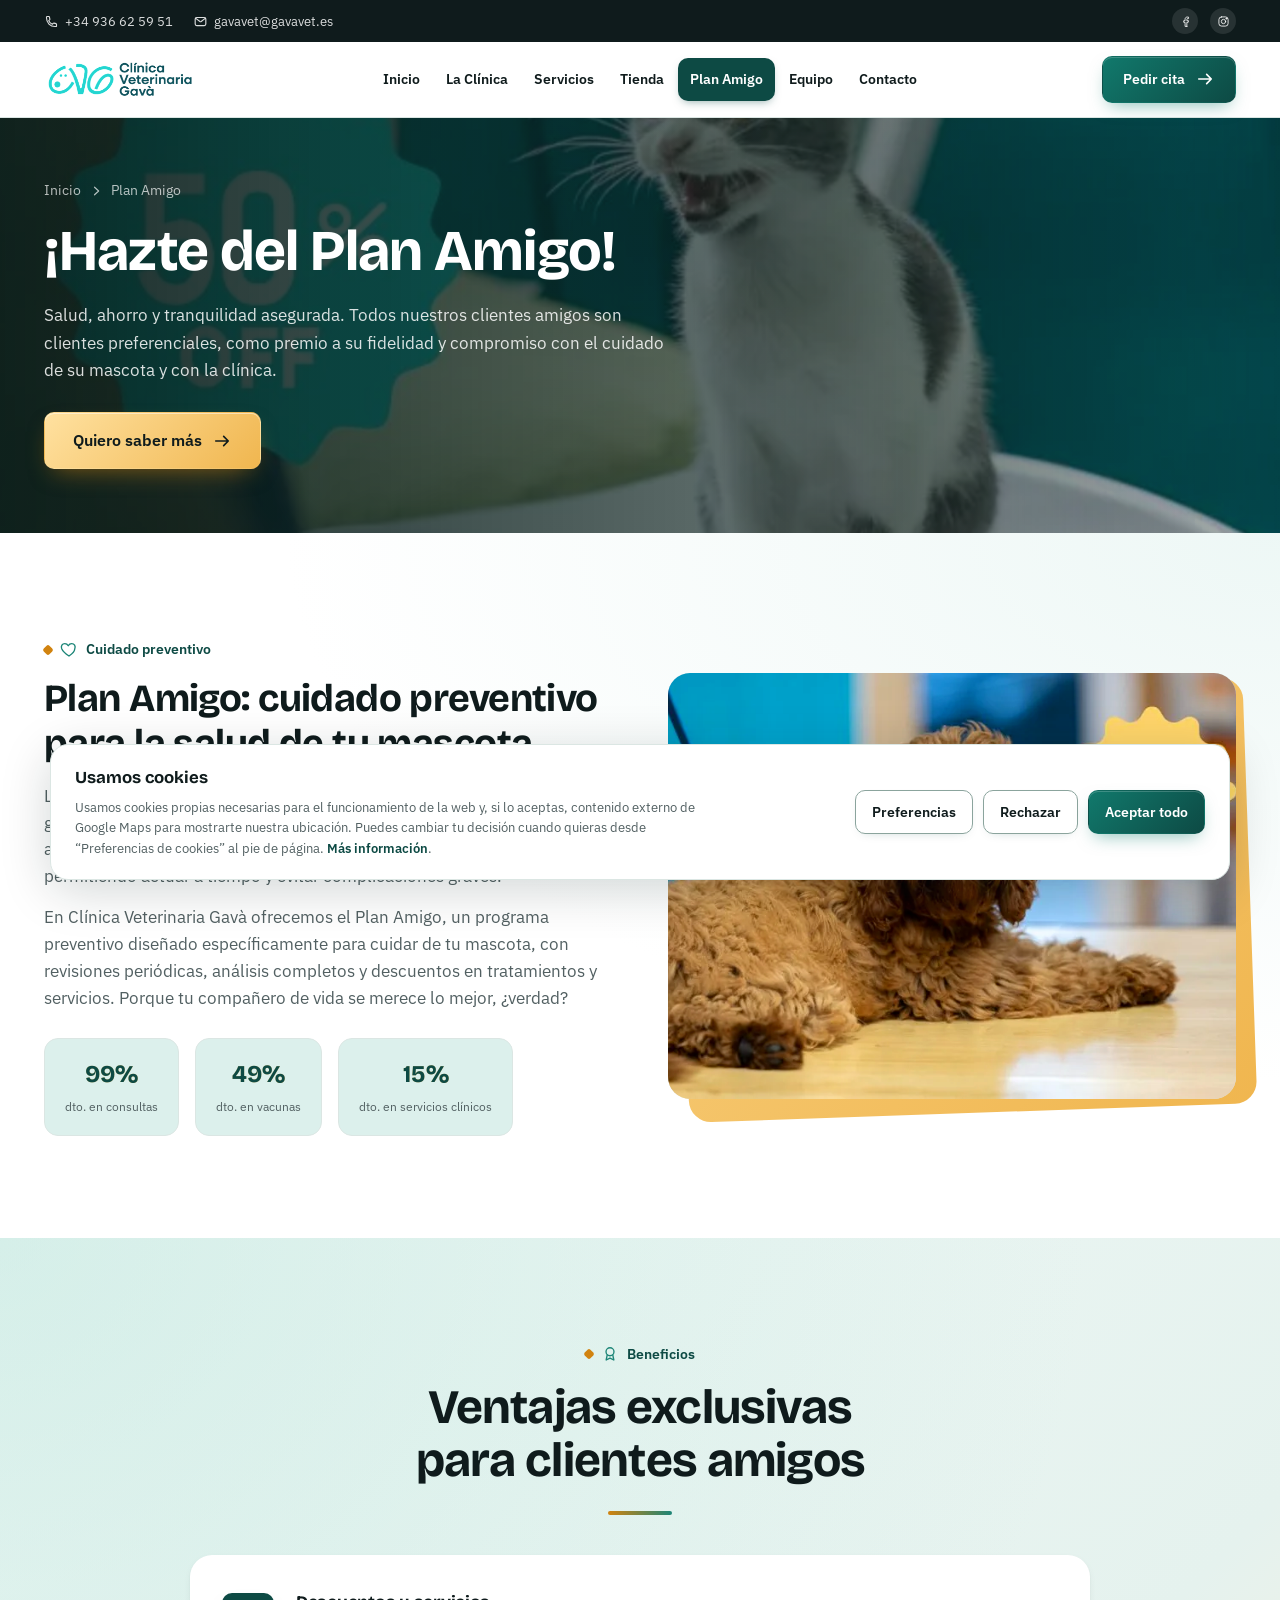
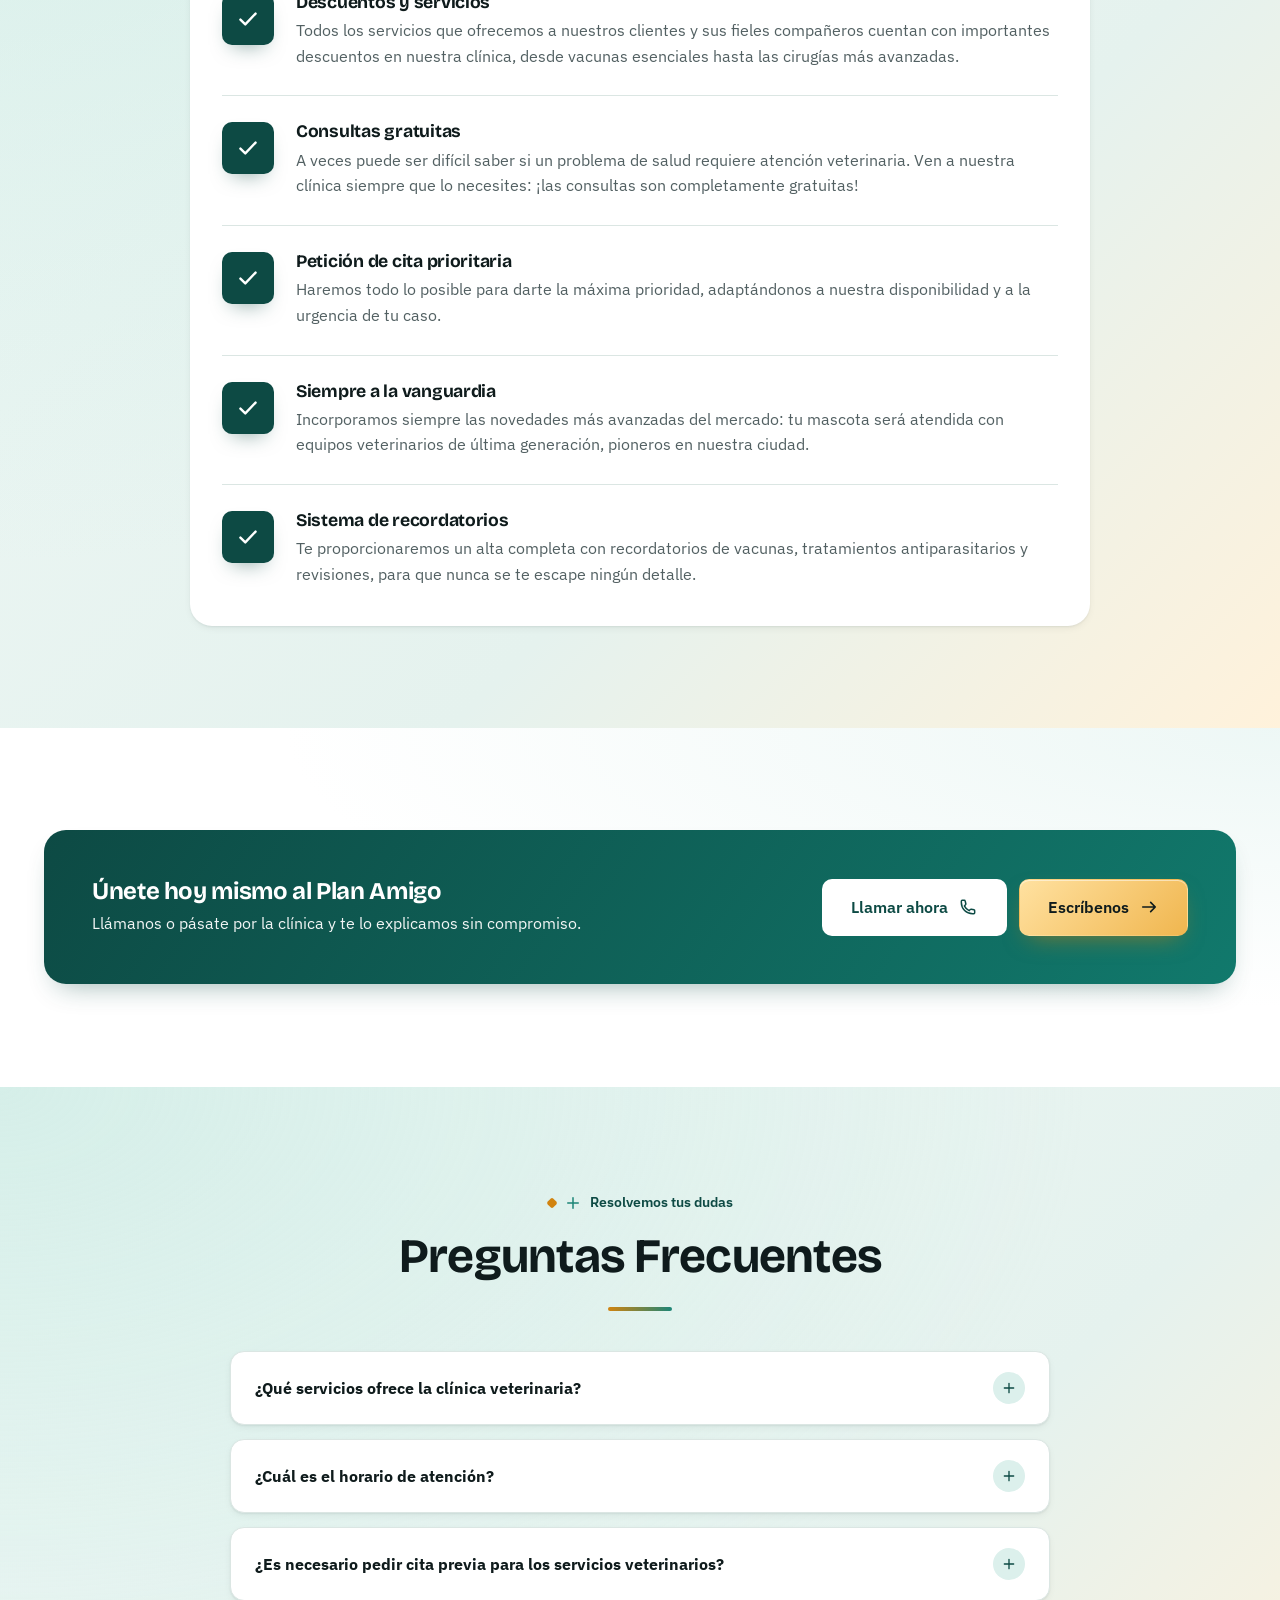
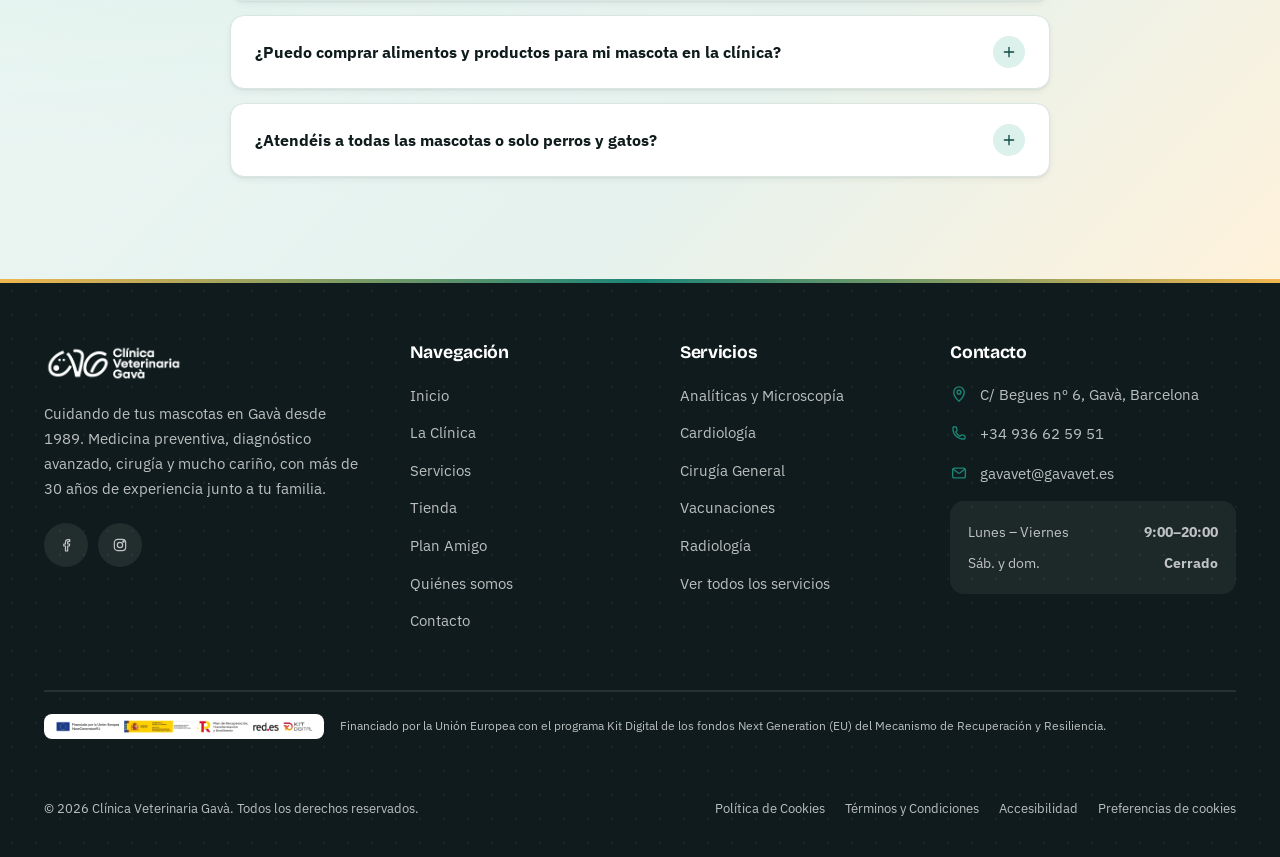
<file: plan-amigo.html>
<!DOCTYPE html>
<html lang="es">
<head>
<meta charset="UTF-8">
<script>document.documentElement.classList.add("js")</script>
<meta name="viewport" content="width=device-width, initial-scale=1.0">
<title>Plan Amigo | Clínica Veterinaria Gavà</title>
<meta name="description" content="Hazte del Plan Amigo: 100% de descuento en consultas, 50% en vacunas y 15% en servicios clínicos. Salud, ahorro y tranquilidad para tu mascota en Gavà.">
<link rel="canonical" href="https://cvg.torrecillas.cat/plan-amigo.html">
<meta property="og:type" content="website">
<meta property="og:url" content="https://cvg.torrecillas.cat/plan-amigo.html">
<meta property="og:title" content="Plan Amigo | Clínica Veterinaria Gavà">
<meta property="og:description" content="Consultas gratuitas, cita prioritaria y grandes descuentos para clientes fieles. Descubre el Plan Amigo.">
<meta property="og:image" content="https://cvg.torrecillas.cat/assets/img/photos/plan-amigo-perro.jpg">
<meta property="og:locale" content="es_ES">
<meta name="twitter:card" content="summary_large_image">
<link rel="icon" type="image/png" sizes="32x32" href="favicon-32.png">
<link rel="apple-touch-icon" href="apple-touch-icon.png">
<meta name="theme-color" content="#0f1b1c">
<link rel="preconnect" href="https://fonts.googleapis.com">
<link rel="preconnect" href="https://fonts.gstatic.com" crossorigin>
<link rel="stylesheet" href="https://fonts.googleapis.com/css2?family=Bricolage+Grotesque:wght@500;600;700;800&family=IBM+Plex+Sans:wght@400;500;600;700&display=swap">
<link rel="preload" as="image" href="assets/img/photos/plan-amigo-gato.webp" type="image/webp" fetchpriority="high">
<link rel="stylesheet" href="assets/css/styles.min.css">
<script type="application/ld+json">
{
  "@context": "https://schema.org",
  "@type": "FAQPage",
  "mainEntity": [
    {
      "@type": "Question",
      "name": "¿Qué servicios ofrece la clínica veterinaria?",
      "acceptedAnswer": {
        "@type": "Answer",
        "text": "En nuestra clínica encontrarás atención médica para mascotas, vacunaciones, desparasitaciones, revisiones rutinarias, cirugías, servicios de diagnóstico (rayos X y análisis), asesoramiento nutricional y mucho más."
      }
    },
    {
      "@type": "Question",
      "name": "¿Cuál es el horario de atención?",
      "acceptedAnswer": {
        "@type": "Answer",
        "text": "Estamos abiertos de lunes a viernes de 9:00 a 20:00."
      }
    },
    {
      "@type": "Question",
      "name": "¿Es necesario pedir cita previa para los servicios veterinarios?",
      "acceptedAnswer": {
        "@type": "Answer",
        "text": "Recomendamos pedir cita para consultas regulares o tratamientos específicos. Llámanos al 936 62 59 51."
      }
    },
    {
      "@type": "Question",
      "name": "¿Puedo comprar alimentos y productos para mi mascota en la clínica?",
      "acceptedAnswer": {
        "@type": "Answer",
        "text": "Sí, contamos con una tienda especializada donde encontrarás alimentos de alta calidad, accesorios y productos recomendados por veterinarios para cuidar a tu mascota."
      }
    },
    {
      "@type": "Question",
      "name": "¿Atendéis a todas las mascotas o solo perros y gatos?",
      "acceptedAnswer": {
        "@type": "Answer",
        "text": "Aunque nuestros pacientes más comunes son perros y gatos, también ofrecemos servicios para pequeños animales como conejos, hurones, aves y algunos animales exóticos. Contáctanos para consultar sobre tu caso específico."
      }
    }
  ]
}
</script>
<script type="application/ld+json">
{
  "@context": "https://schema.org",
  "@type": "BreadcrumbList",
  "itemListElement": [
    {
      "@type": "ListItem",
      "position": 1,
      "name": "Inicio",
      "item": "https://cvg.torrecillas.cat/index.html"
    },
    {
      "@type": "ListItem",
      "position": 2,
      "name": "Plan Amigo",
      "item": "https://cvg.torrecillas.cat/plan-amigo.html"
    }
  ]
}
</script>
</head>
<body>
<a class="visually-hidden" href="#main">Saltar al contenido</a>

<header class="site-header">
  <div class="header-topbar">
    <div class="container">
      <div class="topbar-links">
        <a href="tel:+34936625951"><svg width="15" height="15" aria-hidden="true"><use href="assets/icons.svg#i-phone"></use></svg> +34 936 62 59 51</a>
        <a href="mailto:gavavet@gavavet.es"><svg width="15" height="15" aria-hidden="true"><use href="assets/icons.svg#i-mail"></use></svg> gavavet@gavavet.es</a>
      </div>
      <div class="topbar-social">
        <a href="https://es-es.facebook.com/pages/category/Veterinarian/Clinica-Veterinaria-Gava-424392700956013/" target="_blank" rel="noopener" aria-label="Facebook"><svg aria-hidden="true"><use href="assets/icons.svg#i-facebook"></use></svg></a>
        <a href="https://www.instagram.com/clinicaveterinariagava/" target="_blank" rel="noopener" aria-label="Instagram"><svg aria-hidden="true"><use href="assets/icons.svg#i-instagram"></use></svg></a>
      </div>
    </div>
  </div>
  <nav class="navbar">
    <div class="container">
      <a href="index.html" class="brand"><img src="assets/img/logos/logo-color.png" alt="Clínica Veterinaria Gavà" width="176" height="50"></a>
      <div class="nav-links" id="nav-links">
        <a href="index.html">Inicio</a>
        <a href="la-clinica.html">La Clínica</a>
        <a href="servicios-veterinarios.html">Servicios</a>
        <a href="tienda-para-mascotas.html">Tienda</a>
        <a href="plan-amigo.html" class="is-active" aria-current="page">Plan Amigo</a>
        <a href="quienes-somos.html">Equipo</a>
        <a href="contactanos.html">Contacto</a>
      </div>
      <div class="header-cta">
        <a href="tel:+34936625951" class="header-phone">
          <span class="icon-badge"><svg width="18" height="18" aria-hidden="true"><use href="assets/icons.svg#i-phone"></use></svg></span>
          <span><small>Llámanos ahora</small>936 62 59 51</span>
        </a>
        <a href="contactanos.html" class="btn btn-primary btn-sm">Pedir cita <svg aria-hidden="true"><use href="assets/icons.svg#i-arrow-right"></use></svg></a>
        <button class="nav-toggle" aria-label="Abrir menú" aria-expanded="false" aria-controls="nav-links"><span></span></button>
      </div>
    </div>
  </nav>
</header>

<main id="main">

<section class="page-hero">
  <div class="hero-bg"><picture><source srcset="assets/img/photos/plan-amigo-gato.webp" type="image/webp"><img src="assets/img/photos/plan-amigo-gato.jpg" alt="Gatito en revisión veterinaria" width="1800" height="1200" fetchpriority="high"></picture></div>
  <div class="hero-shapes" aria-hidden="true">
    <svg width="130" height="130" style="top:15%; right:8%; opacity:.16" viewBox="0 0 24 24" aria-hidden="true"><use href="assets/icons.svg#i-paw" fill="#fff"></use></svg>
    <svg width="78" height="78" style="bottom:16%; right:24%; opacity:.13" viewBox="0 0 24 24" aria-hidden="true"><use href="assets/icons.svg#i-paw" fill="#fff"></use></svg>
  </div>
  <div class="container">
    <div class="breadcrumbs"><a href="index.html">Inicio</a> <svg width="14" height="14" aria-hidden="true"><use href="assets/icons.svg#i-chevron-right"></use></svg> <span>Plan Amigo</span></div>
    <h1>¡Hazte del Plan Amigo!</h1>
    <p class="lead">Salud, ahorro y tranquilidad asegurada. Todos nuestros clientes amigos son clientes preferenciales, como premio a su fidelidad y compromiso con el cuidado de su mascota y con la clínica.</p>
    <div class="hero-actions">
      <a href="contactanos.html" class="btn btn-gold">Quiero saber más <svg aria-hidden="true"><use href="assets/icons.svg#i-arrow-right"></use></svg></a>
    </div>
  </div>
</section>

<section class="section-pad bg-surface">
  <div class="container">
    <div class="split">
      <div class="split-copy" data-reveal>
        <div class="eyebrow"><svg aria-hidden="true"><use href="assets/icons.svg#i-heart"></use></svg> Cuidado preventivo</div>
        <h2>Plan Amigo: cuidado preventivo para la salud de tu mascota</h2>
        <p>Los programas preventivos de salud para animales son esenciales para garantizar su bienestar y calidad de vida. Gracias a ellos, se puede aumentar en un <strong>50%</strong> la detección precoz de problemas de salud, permitiendo actuar a tiempo y evitar complicaciones graves.</p>
        <p>En Clínica Veterinaria Gavà ofrecemos el Plan Amigo, un programa preventivo diseñado específicamente para cuidar de tu mascota, con revisiones periódicas, análisis completos y descuentos en tratamientos y servicios. Porque tu compañero de vida se merece lo mejor, ¿verdad?</p>
        <div class="promo-badges">
          <div class="promo-badge on-light"><strong data-count="100" data-suffix="%">100%</strong><span>dto. en consultas</span></div>
          <div class="promo-badge on-light"><strong data-count="50" data-suffix="%">50%</strong><span>dto. en vacunas</span></div>
          <div class="promo-badge on-light"><strong data-count="15" data-suffix="%">15%</strong><span>dto. en servicios clínicos</span></div>
        </div>
      </div>
      <div class="split-media" data-reveal>
        <picture><source srcset="assets/img/photos/plan-amigo-perro.webp" type="image/webp"><img src="assets/img/photos/plan-amigo-perro.jpg" alt="Perro disfrutando del Plan Amigo" width="750" height="500" style="width:100%; height:auto; aspect-ratio:4/3; object-fit:cover;" loading="lazy" decoding="async"></picture>
      </div>
    </div>
  </div>
</section>

<section class="section-pad bg-teal-50">
  <div class="container">
    <div class="section-head centered">
      <div class="eyebrow"><svg aria-hidden="true"><use href="assets/icons.svg#i-award"></use></svg> Beneficios</div>
      <h2>Ventajas exclusivas para clientes amigos</h2>
    </div>
    <div style="max-width:900px; margin-inline:auto; background:var(--surface); border-radius:var(--radius-lg); padding:12px 32px; box-shadow:var(--shadow-sm);" data-reveal>
      <div class="benefit-row">
        <span class="ico"><svg aria-hidden="true"><use href="assets/icons.svg#i-check"></use></svg></span>
        <div><h3>Descuentos y servicios</h3><p>Todos los servicios que ofrecemos a nuestros clientes y sus fieles compañeros cuentan con importantes descuentos en nuestra clínica, desde vacunas esenciales hasta las cirugías más avanzadas.</p></div>
      </div>
      <div class="benefit-row">
        <span class="ico"><svg aria-hidden="true"><use href="assets/icons.svg#i-check"></use></svg></span>
        <div><h3>Consultas gratuitas</h3><p>A veces puede ser difícil saber si un problema de salud requiere atención veterinaria. Ven a nuestra clínica siempre que lo necesites: ¡las consultas son completamente gratuitas!</p></div>
      </div>
      <div class="benefit-row">
        <span class="ico"><svg aria-hidden="true"><use href="assets/icons.svg#i-check"></use></svg></span>
        <div><h3>Petición de cita prioritaria</h3><p>Haremos todo lo posible para darte la máxima prioridad, adaptándonos a nuestra disponibilidad y a la urgencia de tu caso.</p></div>
      </div>
      <div class="benefit-row">
        <span class="ico"><svg aria-hidden="true"><use href="assets/icons.svg#i-check"></use></svg></span>
        <div><h3>Siempre a la vanguardia</h3><p>Incorporamos siempre las novedades más avanzadas del mercado: tu mascota será atendida con equipos veterinarios de última generación, pioneros en nuestra ciudad.</p></div>
      </div>
      <div class="benefit-row">
        <span class="ico"><svg aria-hidden="true"><use href="assets/icons.svg#i-check"></use></svg></span>
        <div><h3>Sistema de recordatorios</h3><p>Te proporcionaremos un alta completa con recordatorios de vacunas, tratamientos antiparasitarios y revisiones, para que nunca se te escape ningún detalle.</p></div>
      </div>
    </div>
  </div>
</section>

<section class="section-pad bg-surface">
  <div class="container">
    <div class="cta-strip">
      <div>
        <h3>Únete hoy mismo al Plan Amigo</h3>
        <p>Llámanos o pásate por la clínica y te lo explicamos sin compromiso.</p>
      </div>
      <div style="display:flex; gap:12px; flex-wrap:wrap;">
        <a href="tel:+34936625951" class="btn" style="background:#fff; color:var(--teal-700);">Llamar ahora <svg aria-hidden="true"><use href="assets/icons.svg#i-phone"></use></svg></a>
        <a href="contactanos.html" class="btn btn-gold">Escríbenos <svg aria-hidden="true"><use href="assets/icons.svg#i-arrow-right"></use></svg></a>
      </div>
    </div>
  </div>
</section>

<section class="section-pad bg-teal-50">
  <div class="container">
    <div class="section-head centered">
      <div class="eyebrow"><svg aria-hidden="true"><use href="assets/icons.svg#i-plus"></use></svg> Resolvemos tus dudas</div>
      <h2>Preguntas Frecuentes</h2>
    </div>
    <div class="faq-list">
      <div class="faq-item">
        <button class="faq-question" aria-expanded="false">¿Qué servicios ofrece la clínica veterinaria?<span class="plus"><svg aria-hidden="true"><use href="assets/icons.svg#i-plus"></use></svg></span></button>
        <div class="faq-answer"><div class="faq-answer-inner">En nuestra clínica encontrarás atención médica para mascotas, vacunaciones, desparasitaciones, revisiones rutinarias, cirugías, servicios de diagnóstico (rayos X y análisis), asesoramiento nutricional y mucho más.</div></div>
      </div>
      <div class="faq-item">
        <button class="faq-question" aria-expanded="false">¿Cuál es el horario de atención?<span class="plus"><svg aria-hidden="true"><use href="assets/icons.svg#i-plus"></use></svg></span></button>
        <div class="faq-answer"><div class="faq-answer-inner">Estamos abiertos de lunes a viernes de 9:00 a 20:00.</div></div>
      </div>
      <div class="faq-item">
        <button class="faq-question" aria-expanded="false">¿Es necesario pedir cita previa para los servicios veterinarios?<span class="plus"><svg aria-hidden="true"><use href="assets/icons.svg#i-plus"></use></svg></span></button>
        <div class="faq-answer"><div class="faq-answer-inner">Recomendamos pedir cita para consultas regulares o tratamientos específicos. Llámanos al 936 62 59 51.</div></div>
      </div>
      <div class="faq-item">
        <button class="faq-question" aria-expanded="false">¿Puedo comprar alimentos y productos para mi mascota en la clínica?<span class="plus"><svg aria-hidden="true"><use href="assets/icons.svg#i-plus"></use></svg></span></button>
        <div class="faq-answer"><div class="faq-answer-inner">Sí, contamos con una tienda especializada donde encontrarás alimentos de alta calidad, accesorios y productos recomendados por veterinarios para cuidar a tu mascota.</div></div>
      </div>
      <div class="faq-item">
        <button class="faq-question" aria-expanded="false">¿Atendéis a todas las mascotas o solo perros y gatos?<span class="plus"><svg aria-hidden="true"><use href="assets/icons.svg#i-plus"></use></svg></span></button>
        <div class="faq-answer"><div class="faq-answer-inner">Aunque nuestros pacientes más comunes son perros y gatos, también ofrecemos servicios para pequeños animales como conejos, hurones, aves y algunos animales exóticos. Contáctanos para consultar sobre tu caso específico.</div></div>
      </div>
    </div>
  </div>
</section>

</main>

<footer class="site-footer">
  <div class="container">
    <div class="footer-top">
      <div class="footer-brand">
        <img  src="assets/img/logos/logo-color.png" alt="Clínica Veterinaria Gavà" style="filter:brightness(0) invert(1);" width="600" height="172" loading="lazy" decoding="async">
        <p>Cuidando de tus mascotas en Gavà desde 1989. Medicina preventiva, diagnóstico avanzado, cirugía y mucho cariño, con más de 30 años de experiencia junto a tu familia.</p>
        <div class="footer-social">
          <a href="https://es-es.facebook.com/pages/category/Veterinarian/Clinica-Veterinaria-Gava-424392700956013/" target="_blank" rel="noopener" aria-label="Facebook"><svg aria-hidden="true"><use href="assets/icons.svg#i-facebook"></use></svg></a>
          <a href="https://www.instagram.com/clinicaveterinariagava/" target="_blank" rel="noopener" aria-label="Instagram"><svg aria-hidden="true"><use href="assets/icons.svg#i-instagram"></use></svg></a>
        </div>
      </div>
      <div class="footer-col">
        <h3>Navegación</h3>
        <ul>
          <li><a href="index.html">Inicio</a></li>
          <li><a href="la-clinica.html">La Clínica</a></li>
          <li><a href="servicios-veterinarios.html">Servicios</a></li>
          <li><a href="tienda-para-mascotas.html">Tienda</a></li>
          <li><a href="plan-amigo.html">Plan Amigo</a></li>
          <li><a href="quienes-somos.html">Quiénes somos</a></li>
          <li><a href="contactanos.html">Contacto</a></li>
        </ul>
      </div>
      <div class="footer-col">
        <h3>Servicios</h3>
        <ul>
          <li><a href="servicios-veterinarios.html#analiticas">Analíticas y Microscopía</a></li>
          <li><a href="servicios-veterinarios.html#cardiologia">Cardiología</a></li>
          <li><a href="servicios-veterinarios.html#cirugia">Cirugía General</a></li>
          <li><a href="servicios-veterinarios.html#vacunaciones">Vacunaciones</a></li>
          <li><a href="servicios-veterinarios.html#radiologia">Radiología</a></li>
          <li><a href="servicios-veterinarios.html">Ver todos los servicios</a></li>
        </ul>
      </div>
      <div class="footer-col">
        <h3>Contacto</h3>
        <div class="footer-contact-item"><svg aria-hidden="true"><use href="assets/icons.svg#i-pin"></use></svg><span>C/ Begues nº 6, Gavà, Barcelona</span></div>
        <div class="footer-contact-item"><svg aria-hidden="true"><use href="assets/icons.svg#i-phone"></use></svg><a href="tel:+34936625951">+34 936 62 59 51</a></div>
        <div class="footer-contact-item"><svg aria-hidden="true"><use href="assets/icons.svg#i-mail"></use></svg><a href="mailto:gavavet@gavavet.es">gavavet@gavavet.es</a></div>
        <div class="footer-hours">
          <div><span>Lunes – Viernes</span><strong>9:00–20:00</strong></div>
          <div><span>Sáb. y dom.</span><strong>Cerrado</strong></div>
        </div>
      </div>
    </div>
    <div class="footer-kit">
      <picture><source srcset="assets/img/photos/kit-digital.webp" type="image/webp"><img  src="assets/img/photos/kit-digital.jpg" alt="Logotipos Unión Europea, red.es, Gobierno de España y Kit Digital" width="1200" height="69" loading="lazy" decoding="async"></picture>
      <span>Financiado por la Unión Europea con el programa Kit Digital de los fondos Next Generation (EU) del Mecanismo de Recuperación y Resiliencia.</span>
    </div>
    <div class="footer-bottom">
      <span>© <span data-year></span> Clínica Veterinaria Gavà. Todos los derechos reservados.</span>
      <div class="footer-bottom-links">
        <a href="politica-cookies.html">Política de Cookies</a>
        <a href="terminos-y-condiciones.html">Términos y Condiciones</a>
        <a href="accesibilidad.html">Accesibilidad</a>
        <button type="button" class="footer-cookie-link" id="cookie-reopen-btn">Preferencias de cookies</button>
      </div>
    </div>
  </div>
</footer>

<div class="float-actions">  <button class="float-btn top" aria-label="Volver arriba"><svg class="progress-ring" viewBox="0 0 56 56" aria-hidden="true"><circle class="progress-ring-track" cx="28" cy="28" r="26.5"></circle><circle class="progress-ring-fill" cx="28" cy="28" r="26.5"></circle></svg><svg style="transform:rotate(-90deg)" aria-hidden="true"><use href="assets/icons.svg#i-arrow-right"></use></svg></button>
</div>

<div class="cookie-banner" id="cookie-banner" role="dialog" aria-live="polite" aria-label="Aviso de cookies" hidden>
  <div class="cookie-banner-inner">
    <div class="cookie-banner-text">
      <strong>Usamos cookies</strong>
      <p>Usamos cookies propias necesarias para el funcionamiento de la web y, si lo aceptas, contenido externo de Google Maps para mostrarte nuestra ubicación. Puedes cambiar tu decisión cuando quieras desde “Preferencias de cookies” al pie de página. <a href="politica-cookies.html">Más información</a>.</p>
    </div>
    <div class="cookie-banner-actions">
      <button type="button" class="btn btn-outline btn-sm" id="cookie-prefs-btn" aria-expanded="false" aria-controls="cookie-prefs-panel">Preferencias</button>
      <button type="button" class="btn btn-outline btn-sm" id="cookie-reject-btn">Rechazar</button>
      <button type="button" class="btn btn-primary btn-sm" id="cookie-accept-btn">Aceptar todo</button>
    </div>
  </div>
  <div class="cookie-prefs-panel" id="cookie-prefs-panel" hidden>
    <div class="cookie-prefs-panel-inner">
      <div class="cookie-pref-row">
        <div><strong>Necesarias</strong><span>Imprescindibles para el funcionamiento del sitio y para recordar tu elección de cookies. Siempre activas.</span></div>
        <input type="checkbox" checked disabled aria-label="Cookies necesarias, siempre activas">
      </div>
      <div class="cookie-pref-row">
        <div><strong>Contenido externo (Google Maps)</strong><span>Permite mostrar el mapa de nuestra ubicación incrustado desde Google Maps, que puede establecer sus propias cookies.</span></div>
        <input type="checkbox" id="cookie-pref-maps" aria-label="Permitir contenido externo de Google Maps">
      </div>
      <button type="button" class="btn btn-primary btn-sm" id="cookie-save-prefs-btn">Guardar preferencias</button>
    </div>
  </div>
</div>
<script src="assets/js/main.min.js"></script>
</body>
</html>
</file>
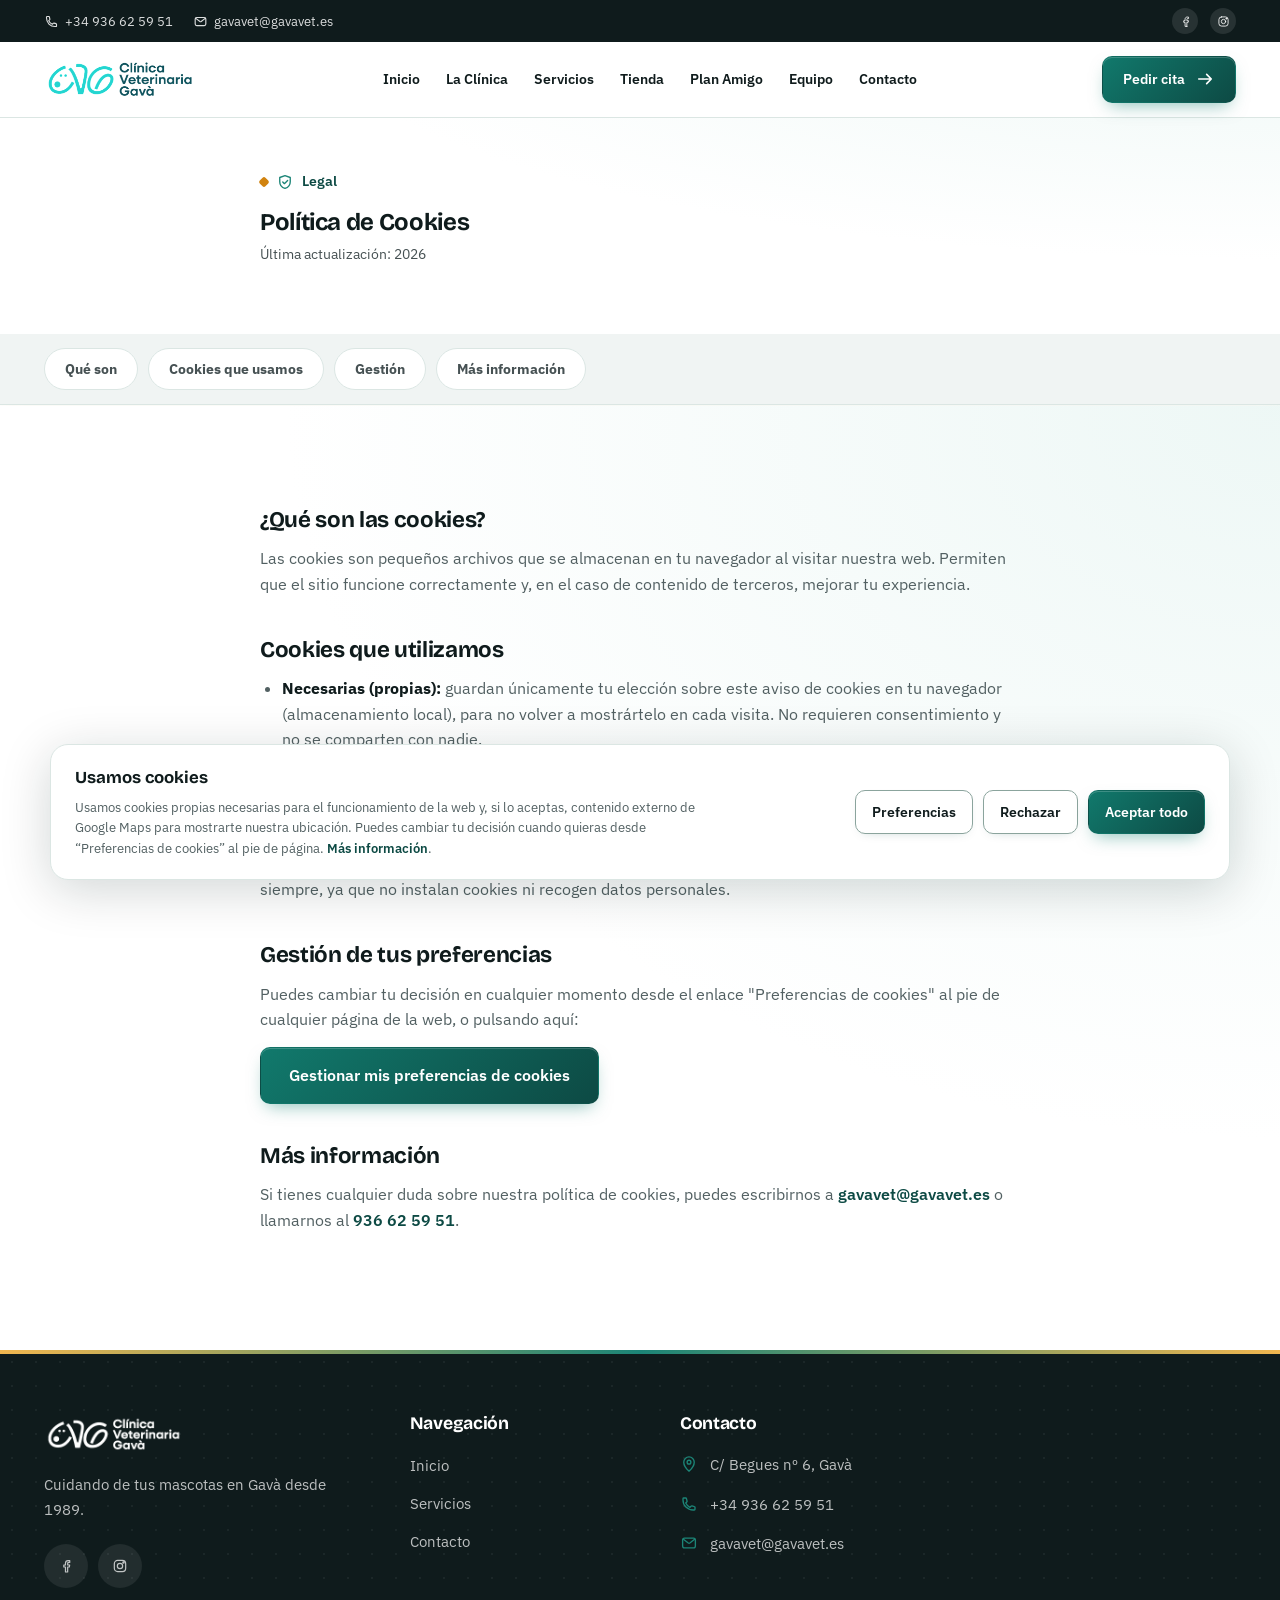
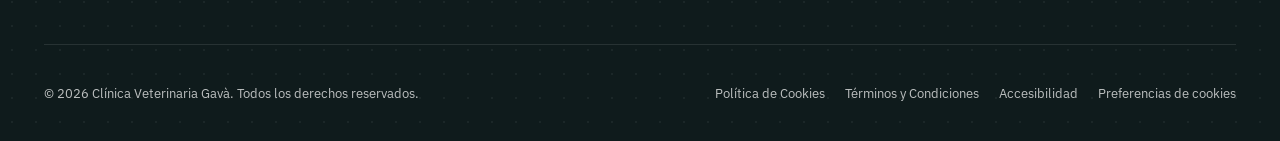
<file: politica-cookies.html>
<!DOCTYPE html>
<html lang="es">
<head>
<meta charset="UTF-8">
<script>document.documentElement.classList.add("js")</script>
<meta name="viewport" content="width=device-width, initial-scale=1.0">
<title>Política de Cookies | Clínica Veterinaria Gavà</title>
<meta name="description" content="Información sobre el uso de cookies en la web de Clínica Veterinaria Gavà.">
<link rel="canonical" href="https://cvg.torrecillas.cat/politica-cookies.html">
<meta name="robots" content="noindex, follow">
<link rel="icon" type="image/png" sizes="32x32" href="favicon-32.png">
<link rel="apple-touch-icon" href="apple-touch-icon.png">
<meta name="theme-color" content="#0f1b1c">
<link rel="preconnect" href="https://fonts.googleapis.com">
<link rel="preconnect" href="https://fonts.gstatic.com" crossorigin>
<link rel="stylesheet" href="https://fonts.googleapis.com/css2?family=Bricolage+Grotesque:wght@500;600;700;800&family=IBM+Plex+Sans:wght@400;500;600;700&display=swap">
<link rel="stylesheet" href="assets/css/styles.min.css">
</head>
<body>
<a class="visually-hidden" href="#main">Saltar al contenido</a>

<header class="site-header">
  <div class="header-topbar">
    <div class="container">
      <div class="topbar-links">
        <a href="tel:+34936625951"><svg width="15" height="15" aria-hidden="true"><use href="assets/icons.svg#i-phone"></use></svg> +34 936 62 59 51</a>
        <a href="mailto:gavavet@gavavet.es"><svg width="15" height="15" aria-hidden="true"><use href="assets/icons.svg#i-mail"></use></svg> gavavet@gavavet.es</a>
      </div>
      <div class="topbar-social">
        <a href="https://es-es.facebook.com/pages/category/Veterinarian/Clinica-Veterinaria-Gava-424392700956013/" target="_blank" rel="noopener" aria-label="Facebook"><svg aria-hidden="true"><use href="assets/icons.svg#i-facebook"></use></svg></a>
        <a href="https://www.instagram.com/clinicaveterinariagava/" target="_blank" rel="noopener" aria-label="Instagram"><svg aria-hidden="true"><use href="assets/icons.svg#i-instagram"></use></svg></a>
      </div>
    </div>
  </div>
  <nav class="navbar">
    <div class="container">
      <a href="index.html" class="brand"><img src="assets/img/logos/logo-color.png" alt="Clínica Veterinaria Gavà" width="176" height="50"></a>
      <div class="nav-links" id="nav-links">
        <a href="index.html">Inicio</a>
        <a href="la-clinica.html">La Clínica</a>
        <a href="servicios-veterinarios.html">Servicios</a>
        <a href="tienda-para-mascotas.html">Tienda</a>
        <a href="plan-amigo.html">Plan Amigo</a>
        <a href="quienes-somos.html">Equipo</a>
        <a href="contactanos.html">Contacto</a>
      </div>
      <div class="header-cta">
        <a href="tel:+34936625951" class="header-phone">
          <span class="icon-badge"><svg width="18" height="18" aria-hidden="true"><use href="assets/icons.svg#i-phone"></use></svg></span>
          <span><small>Llámanos ahora</small>936 62 59 51</span>
        </a>
        <a href="contactanos.html" class="btn btn-primary btn-sm">Pedir cita <svg aria-hidden="true"><use href="assets/icons.svg#i-arrow-right"></use></svg></a>
        <button class="nav-toggle" aria-label="Abrir menú" aria-expanded="false" aria-controls="nav-links"><span></span></button>
      </div>
    </div>
  </nav>
</header>

<main id="main">
<section class="section-pad bg-surface" style="padding-top:168px; padding-bottom:32px;">
  <div class="container">
    <div class="prose">
      <div class="eyebrow"><svg aria-hidden="true"><use href="assets/icons.svg#i-shield"></use></svg> Legal</div>
      <h1 style="margin-bottom:8px;">Política de Cookies</h1>
      <span class="updated-note">Última actualización: 2026</span>
    </div>
  </div>
</section>

<nav class="service-subnav" aria-label="Secciones de la página">
  <div class="container">
    <div class="service-subnav-inner">
      <a href="#que-son">Qué son</a>
      <a href="#cookies-usadas">Cookies que usamos</a>
      <a href="#gestion">Gestión</a>
      <a href="#mas-info">Más información</a>
    </div>
  </div>
</nav>

<section class="section-pad bg-surface">
  <div class="container">
    <div class="prose">
      <h2 id="que-son" class="anchor-target">¿Qué son las cookies?</h2>
      <p>Las cookies son pequeños archivos que se almacenan en tu navegador al visitar nuestra web. Permiten que el sitio funcione correctamente y, en el caso de contenido de terceros, mejorar tu experiencia.</p>

      <h2 id="cookies-usadas" class="anchor-target">Cookies que utilizamos</h2>
      <ul>
        <li><strong>Necesarias (propias):</strong> guardan únicamente tu elección sobre este aviso de cookies en tu navegador (almacenamiento local), para no volver a mostrártelo en cada visita. No requieren consentimiento y no se comparten con nadie.</li>
        <li><strong>Contenido externo — Google Maps:</strong> si aceptas esta categoría, se carga el mapa incrustado de Google para mostrarte nuestra ubicación. Google puede establecer sus propias cookies al cargar este contenido. Consulta la <a href="https://policies.google.com/privacy" target="_blank" rel="noopener">política de privacidad de Google</a>.</li>
      </ul>
      <p>No utilizamos cookies de análisis ni de publicidad. Las fuentes tipográficas (Google Fonts) se cargan siempre, ya que no instalan cookies ni recogen datos personales.</p>

      <h2 id="gestion" class="anchor-target">Gestión de tus preferencias</h2>
      <p>Puedes cambiar tu decisión en cualquier momento desde el enlace "Preferencias de cookies" al pie de cualquier página de la web, o pulsando aquí:</p>
      <button type="button" class="btn btn-primary cookie-manage-btn">Gestionar mis preferencias de cookies</button>

      <h2 id="mas-info" class="anchor-target">Más información</h2>
      <p>Si tienes cualquier duda sobre nuestra política de cookies, puedes escribirnos a <a href="mailto:gavavet@gavavet.es">gavavet@gavavet.es</a> o llamarnos al <a href="tel:+34936625951">936 62 59 51</a>.</p>
    </div>
  </div>
</section>
</main>

<footer class="site-footer">
  <div class="container">
    <div class="footer-top">
      <div class="footer-brand">
        <img  src="assets/img/logos/logo-color.png" alt="Clínica Veterinaria Gavà" style="filter:brightness(0) invert(1);" width="600" height="172" loading="lazy" decoding="async">
        <p>Cuidando de tus mascotas en Gavà desde 1989.</p>
        <div class="footer-social">
          <a href="https://es-es.facebook.com/pages/category/Veterinarian/Clinica-Veterinaria-Gava-424392700956013/" target="_blank" rel="noopener" aria-label="Facebook"><svg aria-hidden="true"><use href="assets/icons.svg#i-facebook"></use></svg></a>
          <a href="https://www.instagram.com/clinicaveterinariagava/" target="_blank" rel="noopener" aria-label="Instagram"><svg aria-hidden="true"><use href="assets/icons.svg#i-instagram"></use></svg></a>
        </div>
      </div>
      <div class="footer-col">
        <h3>Navegación</h3>
        <ul>
          <li><a href="index.html">Inicio</a></li>
          <li><a href="servicios-veterinarios.html">Servicios</a></li>
          <li><a href="contactanos.html">Contacto</a></li>
        </ul>
      </div>
      <div class="footer-col">
        <h3>Contacto</h3>
        <div class="footer-contact-item"><svg aria-hidden="true"><use href="assets/icons.svg#i-pin"></use></svg><span>C/ Begues nº 6, Gavà</span></div>
        <div class="footer-contact-item"><svg aria-hidden="true"><use href="assets/icons.svg#i-phone"></use></svg><a href="tel:+34936625951">+34 936 62 59 51</a></div>
        <div class="footer-contact-item"><svg aria-hidden="true"><use href="assets/icons.svg#i-mail"></use></svg><a href="mailto:gavavet@gavavet.es">gavavet@gavavet.es</a></div>
      </div>
    </div>
    <div class="footer-bottom">
      <span>© <span data-year></span> Clínica Veterinaria Gavà. Todos los derechos reservados.</span>
      <div class="footer-bottom-links">
        <a href="politica-cookies.html">Política de Cookies</a>
        <a href="terminos-y-condiciones.html">Términos y Condiciones</a>
        <a href="accesibilidad.html">Accesibilidad</a>
        <button type="button" class="footer-cookie-link" id="cookie-reopen-btn">Preferencias de cookies</button>
      </div>
    </div>
  </div>
</footer>

<div class="float-actions">  <button class="float-btn top" aria-label="Volver arriba"><svg class="progress-ring" viewBox="0 0 56 56" aria-hidden="true"><circle class="progress-ring-track" cx="28" cy="28" r="26.5"></circle><circle class="progress-ring-fill" cx="28" cy="28" r="26.5"></circle></svg><svg style="transform:rotate(-90deg)" aria-hidden="true"><use href="assets/icons.svg#i-arrow-right"></use></svg></button>
</div>

<div class="cookie-banner" id="cookie-banner" role="dialog" aria-live="polite" aria-label="Aviso de cookies" hidden>
  <div class="cookie-banner-inner">
    <div class="cookie-banner-text">
      <strong>Usamos cookies</strong>
      <p>Usamos cookies propias necesarias para el funcionamiento de la web y, si lo aceptas, contenido externo de Google Maps para mostrarte nuestra ubicación. Puedes cambiar tu decisión cuando quieras desde “Preferencias de cookies” al pie de página. <a href="politica-cookies.html">Más información</a>.</p>
    </div>
    <div class="cookie-banner-actions">
      <button type="button" class="btn btn-outline btn-sm" id="cookie-prefs-btn" aria-expanded="false" aria-controls="cookie-prefs-panel">Preferencias</button>
      <button type="button" class="btn btn-outline btn-sm" id="cookie-reject-btn">Rechazar</button>
      <button type="button" class="btn btn-primary btn-sm" id="cookie-accept-btn">Aceptar todo</button>
    </div>
  </div>
  <div class="cookie-prefs-panel" id="cookie-prefs-panel" hidden>
    <div class="cookie-prefs-panel-inner">
      <div class="cookie-pref-row">
        <div><strong>Necesarias</strong><span>Imprescindibles para el funcionamiento del sitio y para recordar tu elección de cookies. Siempre activas.</span></div>
        <input type="checkbox" checked disabled aria-label="Cookies necesarias, siempre activas">
      </div>
      <div class="cookie-pref-row">
        <div><strong>Contenido externo (Google Maps)</strong><span>Permite mostrar el mapa de nuestra ubicación incrustado desde Google Maps, que puede establecer sus propias cookies.</span></div>
        <input type="checkbox" id="cookie-pref-maps" aria-label="Permitir contenido externo de Google Maps">
      </div>
      <button type="button" class="btn btn-primary btn-sm" id="cookie-save-prefs-btn">Guardar preferencias</button>
    </div>
  </div>
</div>
<script src="assets/js/main.min.js"></script>
</body>
</html>
</file>
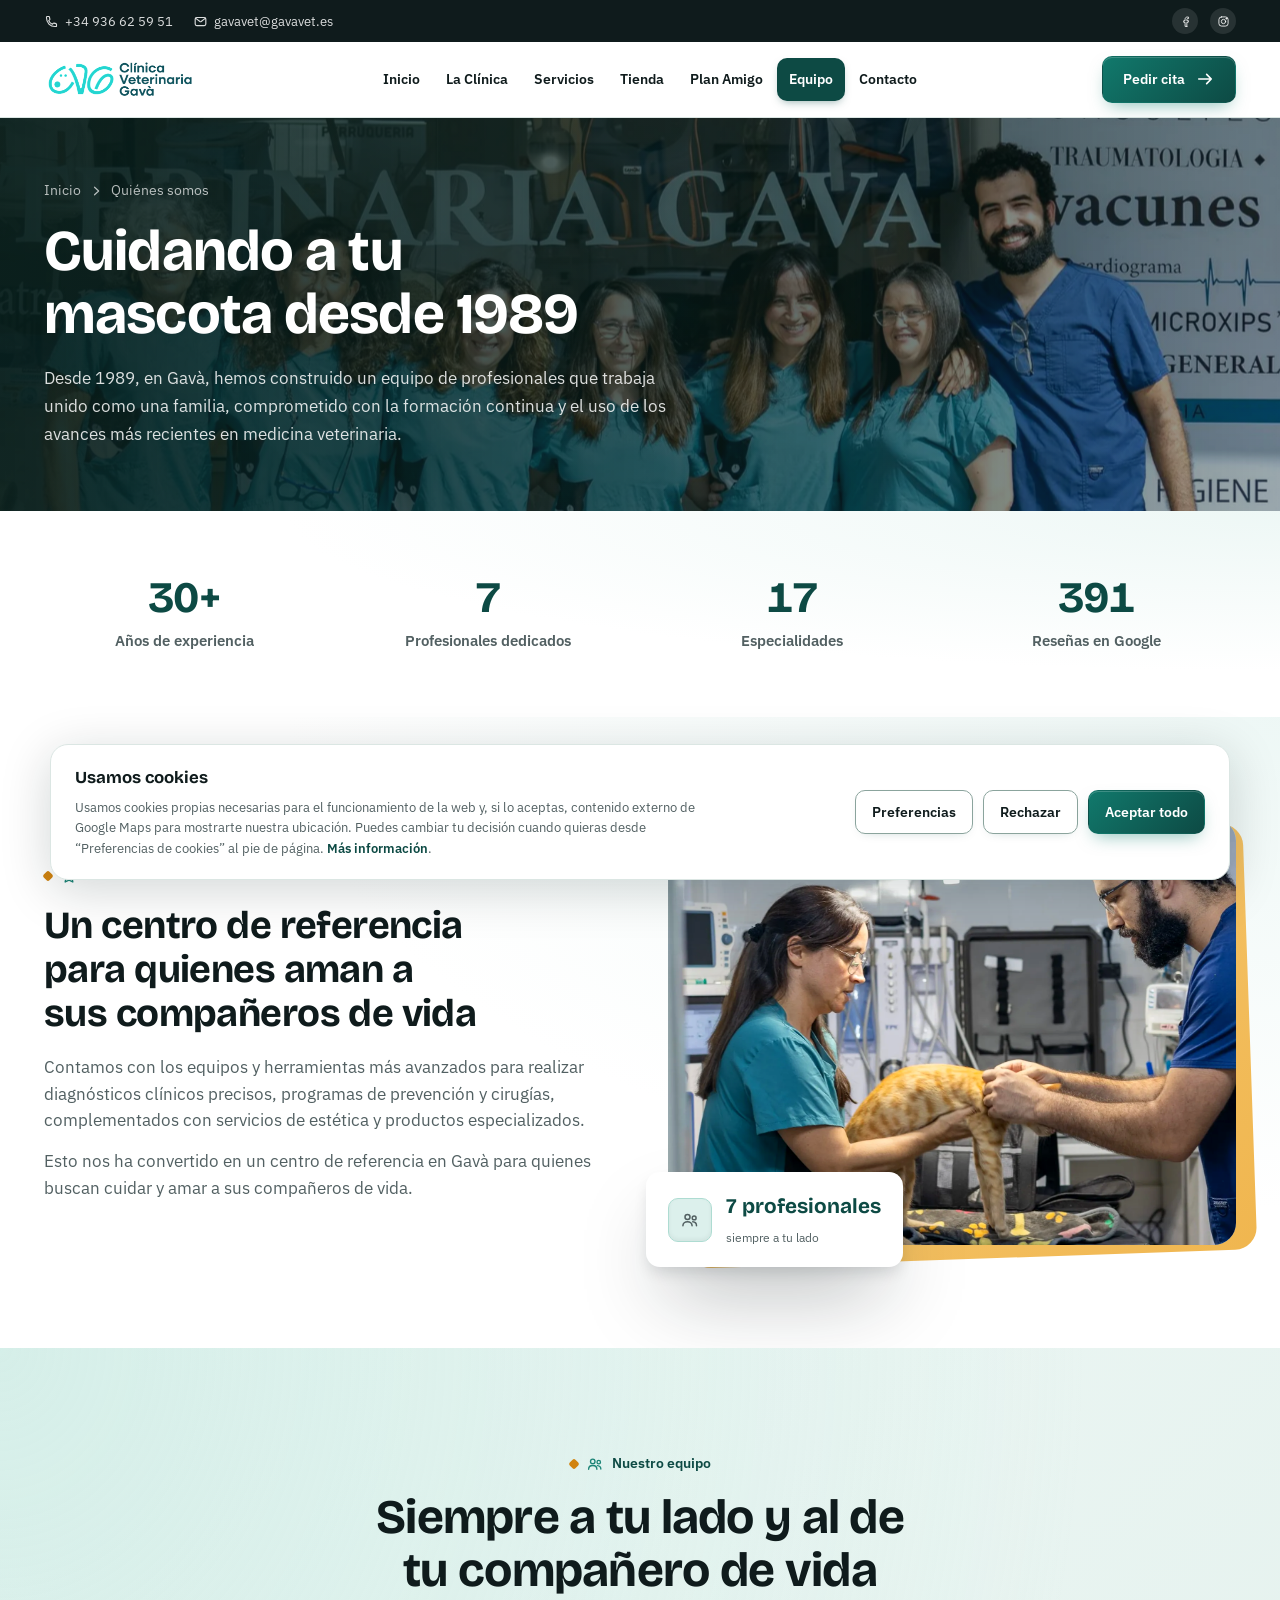
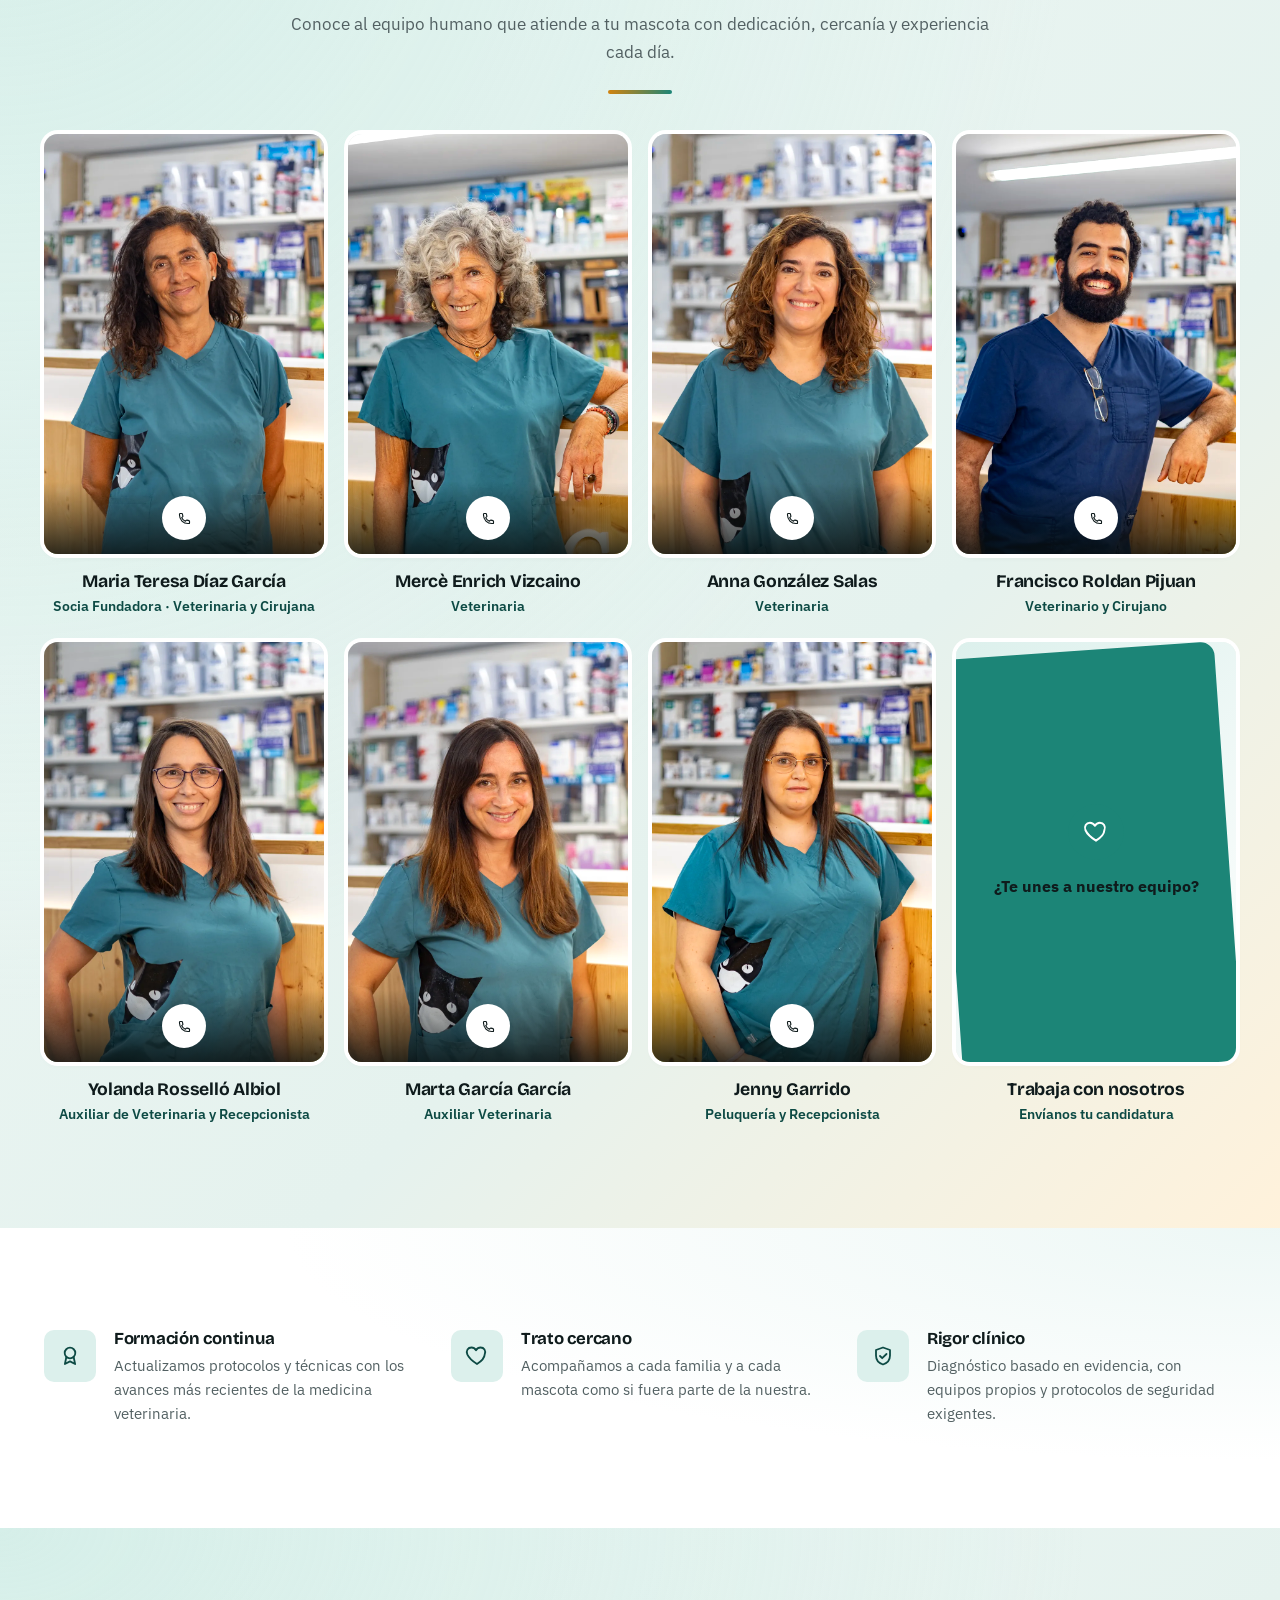
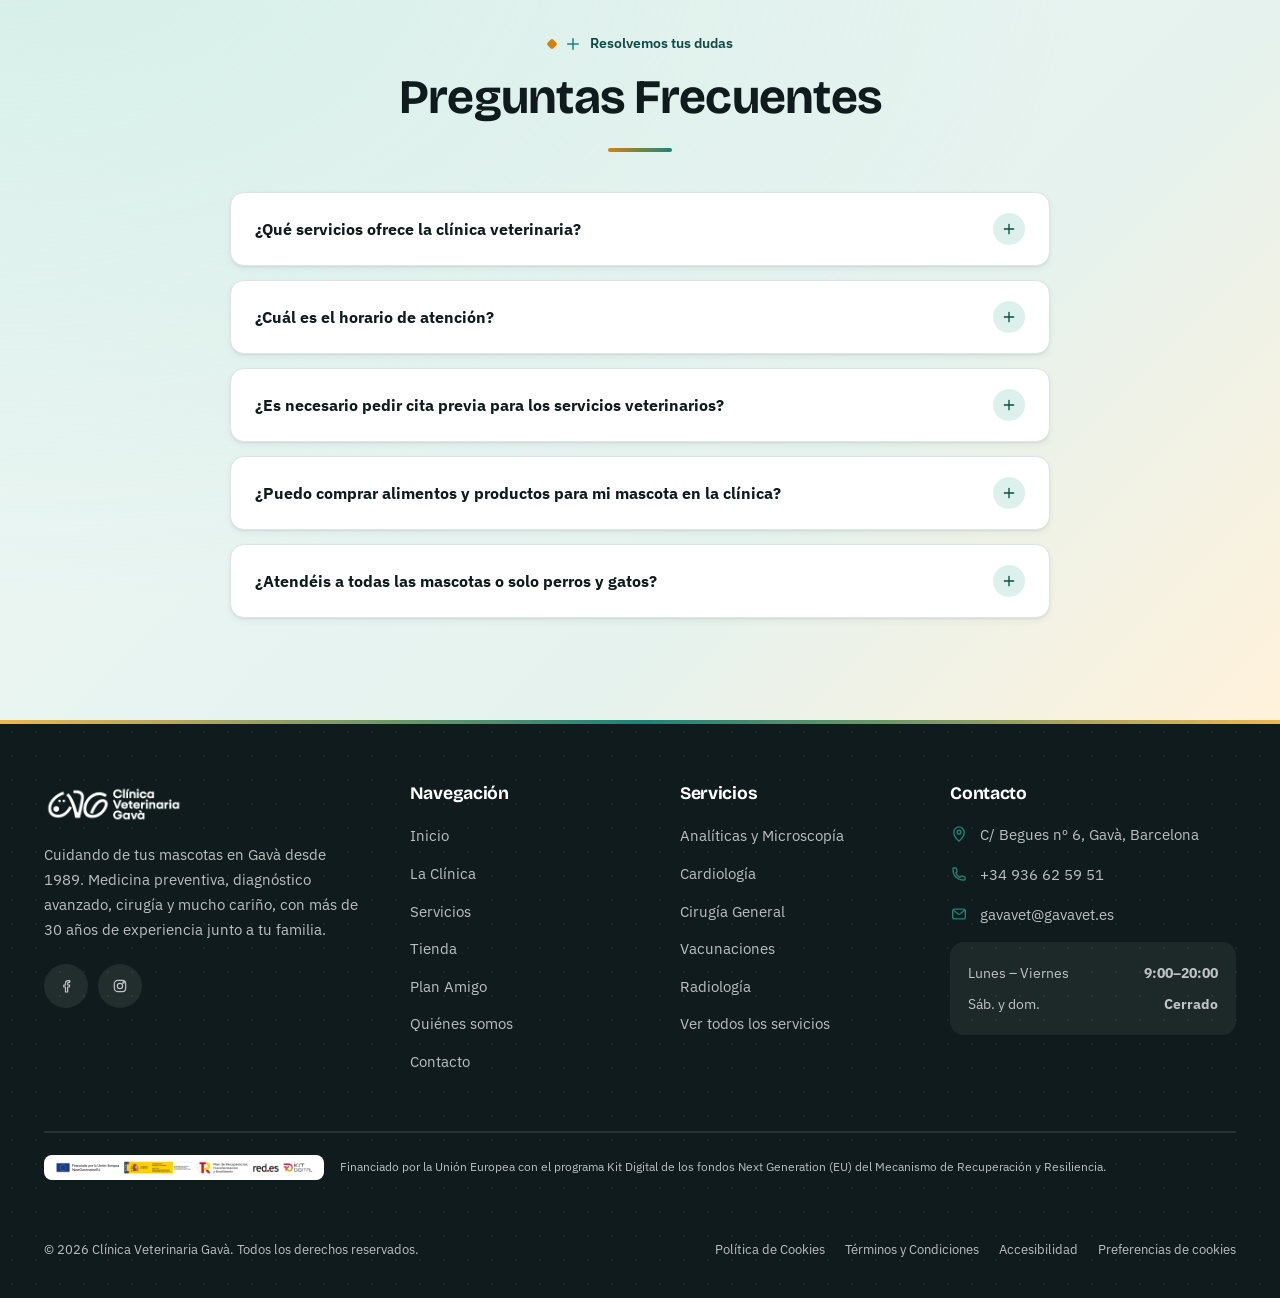
<file: quienes-somos.html>
<!DOCTYPE html>
<html lang="es">
<head>
<meta charset="UTF-8">
<script>document.documentElement.classList.add("js")</script>
<meta name="viewport" content="width=device-width, initial-scale=1.0">
<title>Quiénes Somos | Clínica Veterinaria Gavà</title>
<meta name="description" content="Desde 1989, un equipo de profesionales veterinarios comprometido con la formación continua y el cuidado cercano de tu mascota en Gavà.">
<link rel="canonical" href="https://cvg.torrecillas.cat/quienes-somos.html">
<meta property="og:type" content="website">
<meta property="og:url" content="https://cvg.torrecillas.cat/quienes-somos.html">
<meta property="og:title" content="Quiénes Somos | Clínica Veterinaria Gavà">
<meta property="og:description" content="Conoce al equipo que cuida de tu mascota como si fuera de la familia, desde 1989.">
<meta property="og:image" content="https://cvg.torrecillas.cat/assets/img/photos/equipo-grupo.jpg">
<meta property="og:locale" content="es_ES">
<meta name="twitter:card" content="summary_large_image">
<link rel="icon" type="image/png" sizes="32x32" href="favicon-32.png">
<link rel="apple-touch-icon" href="apple-touch-icon.png">
<meta name="theme-color" content="#0f1b1c">
<link rel="preconnect" href="https://fonts.googleapis.com">
<link rel="preconnect" href="https://fonts.gstatic.com" crossorigin>
<link rel="stylesheet" href="https://fonts.googleapis.com/css2?family=Bricolage+Grotesque:wght@500;600;700;800&family=IBM+Plex+Sans:wght@400;500;600;700&display=swap">
<link rel="preload" as="image" href="assets/img/photos/equipo-grupo.webp" type="image/webp" fetchpriority="high">
<link rel="stylesheet" href="assets/css/styles.min.css">
<script type="application/ld+json">
{
  "@context": "https://schema.org",
  "@type": "FAQPage",
  "mainEntity": [
    {
      "@type": "Question",
      "name": "¿Qué servicios ofrece la clínica veterinaria?",
      "acceptedAnswer": {
        "@type": "Answer",
        "text": "En nuestra clínica encontrarás atención médica para mascotas, vacunaciones, desparasitaciones, revisiones rutinarias, cirugías, servicios de diagnóstico (rayos X y análisis), asesoramiento nutricional y mucho más."
      }
    },
    {
      "@type": "Question",
      "name": "¿Cuál es el horario de atención?",
      "acceptedAnswer": {
        "@type": "Answer",
        "text": "Estamos abiertos de lunes a viernes de 9:00 a 20:00."
      }
    },
    {
      "@type": "Question",
      "name": "¿Es necesario pedir cita previa para los servicios veterinarios?",
      "acceptedAnswer": {
        "@type": "Answer",
        "text": "Recomendamos pedir cita para consultas regulares o tratamientos específicos. Llámanos al 936 62 59 51."
      }
    },
    {
      "@type": "Question",
      "name": "¿Puedo comprar alimentos y productos para mi mascota en la clínica?",
      "acceptedAnswer": {
        "@type": "Answer",
        "text": "Sí, contamos con una tienda especializada donde encontrarás alimentos de alta calidad, accesorios y productos recomendados por veterinarios para cuidar a tu mascota."
      }
    },
    {
      "@type": "Question",
      "name": "¿Atendéis a todas las mascotas o solo perros y gatos?",
      "acceptedAnswer": {
        "@type": "Answer",
        "text": "Aunque nuestros pacientes más comunes son perros y gatos, también ofrecemos servicios para pequeños animales como conejos, hurones, aves y algunos animales exóticos. Contáctanos para consultar sobre tu caso específico."
      }
    }
  ]
}
</script>
<script type="application/ld+json">
{
  "@context": "https://schema.org",
  "@type": "BreadcrumbList",
  "itemListElement": [
    {
      "@type": "ListItem",
      "position": 1,
      "name": "Inicio",
      "item": "https://cvg.torrecillas.cat/index.html"
    },
    {
      "@type": "ListItem",
      "position": 2,
      "name": "Quiénes somos",
      "item": "https://cvg.torrecillas.cat/quienes-somos.html"
    }
  ]
}
</script>
</head>
<body>
<a class="visually-hidden" href="#main">Saltar al contenido</a>

<header class="site-header">
  <div class="header-topbar">
    <div class="container">
      <div class="topbar-links">
        <a href="tel:+34936625951"><svg width="15" height="15" aria-hidden="true"><use href="assets/icons.svg#i-phone"></use></svg> +34 936 62 59 51</a>
        <a href="mailto:gavavet@gavavet.es"><svg width="15" height="15" aria-hidden="true"><use href="assets/icons.svg#i-mail"></use></svg> gavavet@gavavet.es</a>
      </div>
      <div class="topbar-social">
        <a href="https://es-es.facebook.com/pages/category/Veterinarian/Clinica-Veterinaria-Gava-424392700956013/" target="_blank" rel="noopener" aria-label="Facebook"><svg aria-hidden="true"><use href="assets/icons.svg#i-facebook"></use></svg></a>
        <a href="https://www.instagram.com/clinicaveterinariagava/" target="_blank" rel="noopener" aria-label="Instagram"><svg aria-hidden="true"><use href="assets/icons.svg#i-instagram"></use></svg></a>
      </div>
    </div>
  </div>
  <nav class="navbar">
    <div class="container">
      <a href="index.html" class="brand"><img src="assets/img/logos/logo-color.png" alt="Clínica Veterinaria Gavà" width="176" height="50"></a>
      <div class="nav-links" id="nav-links">
        <a href="index.html">Inicio</a>
        <a href="la-clinica.html">La Clínica</a>
        <a href="servicios-veterinarios.html">Servicios</a>
        <a href="tienda-para-mascotas.html">Tienda</a>
        <a href="plan-amigo.html">Plan Amigo</a>
        <a href="quienes-somos.html" class="is-active" aria-current="page">Equipo</a>
        <a href="contactanos.html">Contacto</a>
      </div>
      <div class="header-cta">
        <a href="tel:+34936625951" class="header-phone">
          <span class="icon-badge"><svg width="18" height="18" aria-hidden="true"><use href="assets/icons.svg#i-phone"></use></svg></span>
          <span><small>Llámanos ahora</small>936 62 59 51</span>
        </a>
        <a href="contactanos.html" class="btn btn-primary btn-sm">Pedir cita <svg aria-hidden="true"><use href="assets/icons.svg#i-arrow-right"></use></svg></a>
        <button class="nav-toggle" aria-label="Abrir menú" aria-expanded="false" aria-controls="nav-links"><span></span></button>
      </div>
    </div>
  </nav>
</header>

<main id="main">

<section class="page-hero">
  <div class="hero-bg"><picture><source srcset="assets/img/photos/equipo-grupo.webp" type="image/webp"><img src="assets/img/photos/equipo-grupo.jpg" alt="Equipo de Clínica Veterinaria Gavà" width="1800" height="1199" fetchpriority="high"></picture></div>
  <div class="hero-shapes" aria-hidden="true">
    <svg width="120" height="120" style="top:18%; left:6%; opacity:.15" viewBox="0 0 24 24" aria-hidden="true"><use href="assets/icons.svg#i-paw" fill="#fff"></use></svg>
    <svg width="82" height="82" style="bottom:14%; right:12%; opacity:.13" viewBox="0 0 24 24" aria-hidden="true"><use href="assets/icons.svg#i-paw" fill="#fff"></use></svg>
  </div>
  <div class="container">
    <div class="breadcrumbs"><a href="index.html">Inicio</a> <svg width="14" height="14" aria-hidden="true"><use href="assets/icons.svg#i-chevron-right"></use></svg> <span>Quiénes somos</span></div>
    <h1>Cuidando a tu mascota desde 1989</h1>
    <p class="lead">Desde 1989, en Gavà, hemos construido un equipo de profesionales que trabaja unido como una familia, comprometido con la formación continua y el uso de los avances más recientes en medicina veterinaria.</p>
  </div>
</section>

<section class="section-pad-sm bg-surface">
  <div class="container">
    <div class="stats-bar" data-reveal-group>
      <div class="stat"><h3 data-count="30" data-suffix="+">30+</h3><p>Años de experiencia</p></div>
      <div class="stat"><h3 data-count="7" data-suffix="">7</h3><p>Profesionales dedicados</p></div>
      <div class="stat"><h3 data-count="17" data-suffix="">17</h3><p>Especialidades</p></div>
      <div class="stat"><h3 data-count="391" data-suffix="">391</h3><p>Reseñas en Google</p></div>
    </div>
  </div>
</section>

<section class="section-pad bg-surface">
  <div class="blob" style="width:380px; height:380px; top:-100px; left:-120px; background:var(--gold);" aria-hidden="true"></div>
  <div class="container">
    <div class="split">
      <div class="split-copy" data-reveal>
        <div class="eyebrow"><svg aria-hidden="true"><use href="assets/icons.svg#i-award"></use></svg> Nuestra historia</div>
        <h2>Un centro de referencia para quienes aman a sus compañeros de vida</h2>
        <p>Contamos con los equipos y herramientas más avanzados para realizar diagnósticos clínicos precisos, programas de prevención y cirugías, complementados con servicios de estética y productos especializados.</p>
        <p>Esto nos ha convertido en un centro de referencia en Gavà para quienes buscan cuidar y amar a sus compañeros de vida.</p>
      </div>
      <div class="split-media" data-reveal>
        <picture><source srcset="assets/img/photos/hero-consulta.webp" type="image/webp"><img src="assets/img/photos/hero-consulta.jpg" alt="Equipo veterinario en consulta" width="1800" height="1199" style="width:100%; height:auto; aspect-ratio:4/3; object-fit:cover;" loading="lazy" decoding="async"></picture>
        <div class="badge-float">
          <span class="badge-icon bi-teal"><svg aria-hidden="true"><use href="assets/icons.svg#i-users"></use></svg></span>
          <div><strong>7 profesionales</strong><span>siempre a tu lado</span></div>
        </div>
      </div>
    </div>
  </div>
</section>

<section class="section-pad bg-teal-50">
  <div class="container">
    <div class="section-head centered">
      <div class="eyebrow"><svg aria-hidden="true"><use href="assets/icons.svg#i-users"></use></svg> Nuestro equipo</div>
      <h2>Siempre a tu lado y al de tu compañero de vida</h2>
      <p>Conoce al equipo humano que atiende a tu mascota con dedicación, cercanía y experiencia cada día.</p>
    </div>
    <div class="grid grid-4" data-reveal-group>
      <div class="team-card">
        <div class="team-photo">
          <picture><source srcset="assets/img/team/maria-teresa.webp" type="image/webp"><img src="assets/img/team/maria-teresa.jpg" alt="Maria Teresa Díaz García, veterinaria y cirujana" loading="lazy" width="900" height="1350"></picture>
          <div class="social"><a href="tel:+34936625951" aria-label="Llamar"><svg aria-hidden="true"><use href="assets/icons.svg#i-phone"></use></svg></a></div>
        </div>
        <h3>Maria Teresa Díaz García</h3>
        <p class="role">Socia Fundadora · Veterinaria y Cirujana</p>
      </div>
      <div class="team-card">
        <div class="team-photo">
          <picture><source srcset="assets/img/team/merce.webp" type="image/webp"><img src="assets/img/team/merce.jpg" alt="Mercè Enrich Vizcaino, veterinaria" loading="lazy" width="900" height="1350"></picture>
          <div class="social"><a href="tel:+34936625951" aria-label="Llamar"><svg aria-hidden="true"><use href="assets/icons.svg#i-phone"></use></svg></a></div>
        </div>
        <h3>Mercè Enrich Vizcaino</h3>
        <p class="role">Veterinaria</p>
      </div>
      <div class="team-card">
        <div class="team-photo">
          <picture><source srcset="assets/img/team/anna.webp" type="image/webp"><img src="assets/img/team/anna.jpg" alt="Anna González Salas, veterinaria" loading="lazy" width="900" height="1350"></picture>
          <div class="social"><a href="tel:+34936625951" aria-label="Llamar"><svg aria-hidden="true"><use href="assets/icons.svg#i-phone"></use></svg></a></div>
        </div>
        <h3>Anna González Salas</h3>
        <p class="role">Veterinaria</p>
      </div>
      <div class="team-card">
        <div class="team-photo">
          <picture><source srcset="assets/img/team/francisco.webp" type="image/webp"><img src="assets/img/team/francisco.jpg" alt="Francisco Roldan Pijuan, veterinario y cirujano" loading="lazy" width="900" height="1350"></picture>
          <div class="social"><a href="tel:+34936625951" aria-label="Llamar"><svg aria-hidden="true"><use href="assets/icons.svg#i-phone"></use></svg></a></div>
        </div>
        <h3>Francisco Roldan Pijuan</h3>
        <p class="role">Veterinario y Cirujano</p>
      </div>
      <div class="team-card">
        <div class="team-photo">
          <picture><source srcset="assets/img/team/yolanda.webp" type="image/webp"><img src="assets/img/team/yolanda.jpg" alt="Yolanda Rosselló Albiol, auxiliar de veterinaria y recepcionista" loading="lazy" width="900" height="1350"></picture>
          <div class="social"><a href="tel:+34936625951" aria-label="Llamar"><svg aria-hidden="true"><use href="assets/icons.svg#i-phone"></use></svg></a></div>
        </div>
        <h3>Yolanda Rosselló Albiol</h3>
        <p class="role">Auxiliar de Veterinaria y Recepcionista</p>
      </div>
      <div class="team-card">
        <div class="team-photo">
          <picture><source srcset="assets/img/team/marta.webp" type="image/webp"><img src="assets/img/team/marta.jpg" alt="Marta García García, auxiliar veterinaria" loading="lazy" width="900" height="1350"></picture>
          <div class="social"><a href="tel:+34936625951" aria-label="Llamar"><svg aria-hidden="true"><use href="assets/icons.svg#i-phone"></use></svg></a></div>
        </div>
        <h3>Marta García García</h3>
        <p class="role">Auxiliar Veterinaria</p>
      </div>
      <div class="team-card">
        <div class="team-photo">
          <picture><source srcset="assets/img/team/jenny.webp" type="image/webp"><img src="assets/img/team/jenny.jpg" alt="Jenny Garrido, peluquería y recepcionista" loading="lazy" width="900" height="1350"></picture>
          <div class="social"><a href="tel:+34936625951" aria-label="Llamar"><svg aria-hidden="true"><use href="assets/icons.svg#i-phone"></use></svg></a></div>
        </div>
        <h3>Jenny Garrido</h3>
        <p class="role">Peluquería y Recepcionista</p>
      </div>
      <div class="team-card">
        <div class="team-photo" style="background:linear-gradient(135deg, var(--teal-100), #fff); display:flex; align-items:center; justify-content:center;">
          <div style="text-align:center; padding:20px;">
            <span style="display:inline-flex; width:56px; height:56px; border-radius:50%; background:var(--teal); color:#fff; align-items:center; justify-content:center; margin-bottom:14px;"><svg width="26" height="26" aria-hidden="true"><use href="assets/icons.svg#i-heart"></use></svg></span>
            <p style="font-weight:700; color:var(--navy-deep);">¿Te unes a nuestro equipo?</p>
          </div>
        </div>
        <h3>Trabaja con nosotros</h3>
        <p class="role"><a href="contactanos.html" style="color:var(--teal-700);">Envíanos tu candidatura</a></p>
      </div>
    </div>
  </div>
</section>

<section class="section-pad bg-surface">
  <div class="container">
    <div class="value-props" data-reveal-group>
      <div class="value-card">
        <span class="ico"><svg aria-hidden="true"><use href="assets/icons.svg#i-award"></use></svg></span>
        <div><h3>Formación continua</h3><p>Actualizamos protocolos y técnicas con los avances más recientes de la medicina veterinaria.</p></div>
      </div>
      <div class="value-card">
        <span class="ico"><svg aria-hidden="true"><use href="assets/icons.svg#i-heart"></use></svg></span>
        <div><h3>Trato cercano</h3><p>Acompañamos a cada familia y a cada mascota como si fuera parte de la nuestra.</p></div>
      </div>
      <div class="value-card">
        <span class="ico"><svg aria-hidden="true"><use href="assets/icons.svg#i-shield"></use></svg></span>
        <div><h3>Rigor clínico</h3><p>Diagnóstico basado en evidencia, con equipos propios y protocolos de seguridad exigentes.</p></div>
      </div>
    </div>
  </div>
</section>

<section class="section-pad bg-teal-50">
  <div class="container">
    <div class="section-head centered">
      <div class="eyebrow"><svg aria-hidden="true"><use href="assets/icons.svg#i-plus"></use></svg> Resolvemos tus dudas</div>
      <h2>Preguntas Frecuentes</h2>
    </div>
    <div class="faq-list">
      <div class="faq-item">
        <button class="faq-question" aria-expanded="false">¿Qué servicios ofrece la clínica veterinaria?<span class="plus"><svg aria-hidden="true"><use href="assets/icons.svg#i-plus"></use></svg></span></button>
        <div class="faq-answer"><div class="faq-answer-inner">En nuestra clínica encontrarás atención médica para mascotas, vacunaciones, desparasitaciones, revisiones rutinarias, cirugías, servicios de diagnóstico (rayos X y análisis), asesoramiento nutricional y mucho más.</div></div>
      </div>
      <div class="faq-item">
        <button class="faq-question" aria-expanded="false">¿Cuál es el horario de atención?<span class="plus"><svg aria-hidden="true"><use href="assets/icons.svg#i-plus"></use></svg></span></button>
        <div class="faq-answer"><div class="faq-answer-inner">Estamos abiertos de lunes a viernes de 9:00 a 20:00.</div></div>
      </div>
      <div class="faq-item">
        <button class="faq-question" aria-expanded="false">¿Es necesario pedir cita previa para los servicios veterinarios?<span class="plus"><svg aria-hidden="true"><use href="assets/icons.svg#i-plus"></use></svg></span></button>
        <div class="faq-answer"><div class="faq-answer-inner">Recomendamos pedir cita para consultas regulares o tratamientos específicos. Llámanos al 936 62 59 51.</div></div>
      </div>
      <div class="faq-item">
        <button class="faq-question" aria-expanded="false">¿Puedo comprar alimentos y productos para mi mascota en la clínica?<span class="plus"><svg aria-hidden="true"><use href="assets/icons.svg#i-plus"></use></svg></span></button>
        <div class="faq-answer"><div class="faq-answer-inner">Sí, contamos con una tienda especializada donde encontrarás alimentos de alta calidad, accesorios y productos recomendados por veterinarios para cuidar a tu mascota.</div></div>
      </div>
      <div class="faq-item">
        <button class="faq-question" aria-expanded="false">¿Atendéis a todas las mascotas o solo perros y gatos?<span class="plus"><svg aria-hidden="true"><use href="assets/icons.svg#i-plus"></use></svg></span></button>
        <div class="faq-answer"><div class="faq-answer-inner">Aunque nuestros pacientes más comunes son perros y gatos, también ofrecemos servicios para pequeños animales como conejos, hurones, aves y algunos animales exóticos. Contáctanos para consultar sobre tu caso específico.</div></div>
      </div>
    </div>
  </div>
</section>

</main>

<footer class="site-footer">
  <div class="container">
    <div class="footer-top">
      <div class="footer-brand">
        <img  src="assets/img/logos/logo-color.png" alt="Clínica Veterinaria Gavà" style="filter:brightness(0) invert(1);" width="600" height="172" loading="lazy" decoding="async">
        <p>Cuidando de tus mascotas en Gavà desde 1989. Medicina preventiva, diagnóstico avanzado, cirugía y mucho cariño, con más de 30 años de experiencia junto a tu familia.</p>
        <div class="footer-social">
          <a href="https://es-es.facebook.com/pages/category/Veterinarian/Clinica-Veterinaria-Gava-424392700956013/" target="_blank" rel="noopener" aria-label="Facebook"><svg aria-hidden="true"><use href="assets/icons.svg#i-facebook"></use></svg></a>
          <a href="https://www.instagram.com/clinicaveterinariagava/" target="_blank" rel="noopener" aria-label="Instagram"><svg aria-hidden="true"><use href="assets/icons.svg#i-instagram"></use></svg></a>
        </div>
      </div>
      <div class="footer-col">
        <h3>Navegación</h3>
        <ul>
          <li><a href="index.html">Inicio</a></li>
          <li><a href="la-clinica.html">La Clínica</a></li>
          <li><a href="servicios-veterinarios.html">Servicios</a></li>
          <li><a href="tienda-para-mascotas.html">Tienda</a></li>
          <li><a href="plan-amigo.html">Plan Amigo</a></li>
          <li><a href="quienes-somos.html">Quiénes somos</a></li>
          <li><a href="contactanos.html">Contacto</a></li>
        </ul>
      </div>
      <div class="footer-col">
        <h3>Servicios</h3>
        <ul>
          <li><a href="servicios-veterinarios.html#analiticas">Analíticas y Microscopía</a></li>
          <li><a href="servicios-veterinarios.html#cardiologia">Cardiología</a></li>
          <li><a href="servicios-veterinarios.html#cirugia">Cirugía General</a></li>
          <li><a href="servicios-veterinarios.html#vacunaciones">Vacunaciones</a></li>
          <li><a href="servicios-veterinarios.html#radiologia">Radiología</a></li>
          <li><a href="servicios-veterinarios.html">Ver todos los servicios</a></li>
        </ul>
      </div>
      <div class="footer-col">
        <h3>Contacto</h3>
        <div class="footer-contact-item"><svg aria-hidden="true"><use href="assets/icons.svg#i-pin"></use></svg><span>C/ Begues nº 6, Gavà, Barcelona</span></div>
        <div class="footer-contact-item"><svg aria-hidden="true"><use href="assets/icons.svg#i-phone"></use></svg><a href="tel:+34936625951">+34 936 62 59 51</a></div>
        <div class="footer-contact-item"><svg aria-hidden="true"><use href="assets/icons.svg#i-mail"></use></svg><a href="mailto:gavavet@gavavet.es">gavavet@gavavet.es</a></div>
        <div class="footer-hours">
          <div><span>Lunes – Viernes</span><strong>9:00–20:00</strong></div>
          <div><span>Sáb. y dom.</span><strong>Cerrado</strong></div>
        </div>
      </div>
    </div>
    <div class="footer-kit">
      <picture><source srcset="assets/img/photos/kit-digital.webp" type="image/webp"><img  src="assets/img/photos/kit-digital.jpg" alt="Logotipos Unión Europea, red.es, Gobierno de España y Kit Digital" width="1200" height="69" loading="lazy" decoding="async"></picture>
      <span>Financiado por la Unión Europea con el programa Kit Digital de los fondos Next Generation (EU) del Mecanismo de Recuperación y Resiliencia.</span>
    </div>
    <div class="footer-bottom">
      <span>© <span data-year></span> Clínica Veterinaria Gavà. Todos los derechos reservados.</span>
      <div class="footer-bottom-links">
        <a href="politica-cookies.html">Política de Cookies</a>
        <a href="terminos-y-condiciones.html">Términos y Condiciones</a>
        <a href="accesibilidad.html">Accesibilidad</a>
        <button type="button" class="footer-cookie-link" id="cookie-reopen-btn">Preferencias de cookies</button>
      </div>
    </div>
  </div>
</footer>

<div class="float-actions">  <button class="float-btn top" aria-label="Volver arriba"><svg class="progress-ring" viewBox="0 0 56 56" aria-hidden="true"><circle class="progress-ring-track" cx="28" cy="28" r="26.5"></circle><circle class="progress-ring-fill" cx="28" cy="28" r="26.5"></circle></svg><svg style="transform:rotate(-90deg)" aria-hidden="true"><use href="assets/icons.svg#i-arrow-right"></use></svg></button>
</div>

<div class="cookie-banner" id="cookie-banner" role="dialog" aria-live="polite" aria-label="Aviso de cookies" hidden>
  <div class="cookie-banner-inner">
    <div class="cookie-banner-text">
      <strong>Usamos cookies</strong>
      <p>Usamos cookies propias necesarias para el funcionamiento de la web y, si lo aceptas, contenido externo de Google Maps para mostrarte nuestra ubicación. Puedes cambiar tu decisión cuando quieras desde “Preferencias de cookies” al pie de página. <a href="politica-cookies.html">Más información</a>.</p>
    </div>
    <div class="cookie-banner-actions">
      <button type="button" class="btn btn-outline btn-sm" id="cookie-prefs-btn" aria-expanded="false" aria-controls="cookie-prefs-panel">Preferencias</button>
      <button type="button" class="btn btn-outline btn-sm" id="cookie-reject-btn">Rechazar</button>
      <button type="button" class="btn btn-primary btn-sm" id="cookie-accept-btn">Aceptar todo</button>
    </div>
  </div>
  <div class="cookie-prefs-panel" id="cookie-prefs-panel" hidden>
    <div class="cookie-prefs-panel-inner">
      <div class="cookie-pref-row">
        <div><strong>Necesarias</strong><span>Imprescindibles para el funcionamiento del sitio y para recordar tu elección de cookies. Siempre activas.</span></div>
        <input type="checkbox" checked disabled aria-label="Cookies necesarias, siempre activas">
      </div>
      <div class="cookie-pref-row">
        <div><strong>Contenido externo (Google Maps)</strong><span>Permite mostrar el mapa de nuestra ubicación incrustado desde Google Maps, que puede establecer sus propias cookies.</span></div>
        <input type="checkbox" id="cookie-pref-maps" aria-label="Permitir contenido externo de Google Maps">
      </div>
      <button type="button" class="btn btn-primary btn-sm" id="cookie-save-prefs-btn">Guardar preferencias</button>
    </div>
  </div>
</div>
<script src="assets/js/main.min.js"></script>
</body>
</html>
</file>
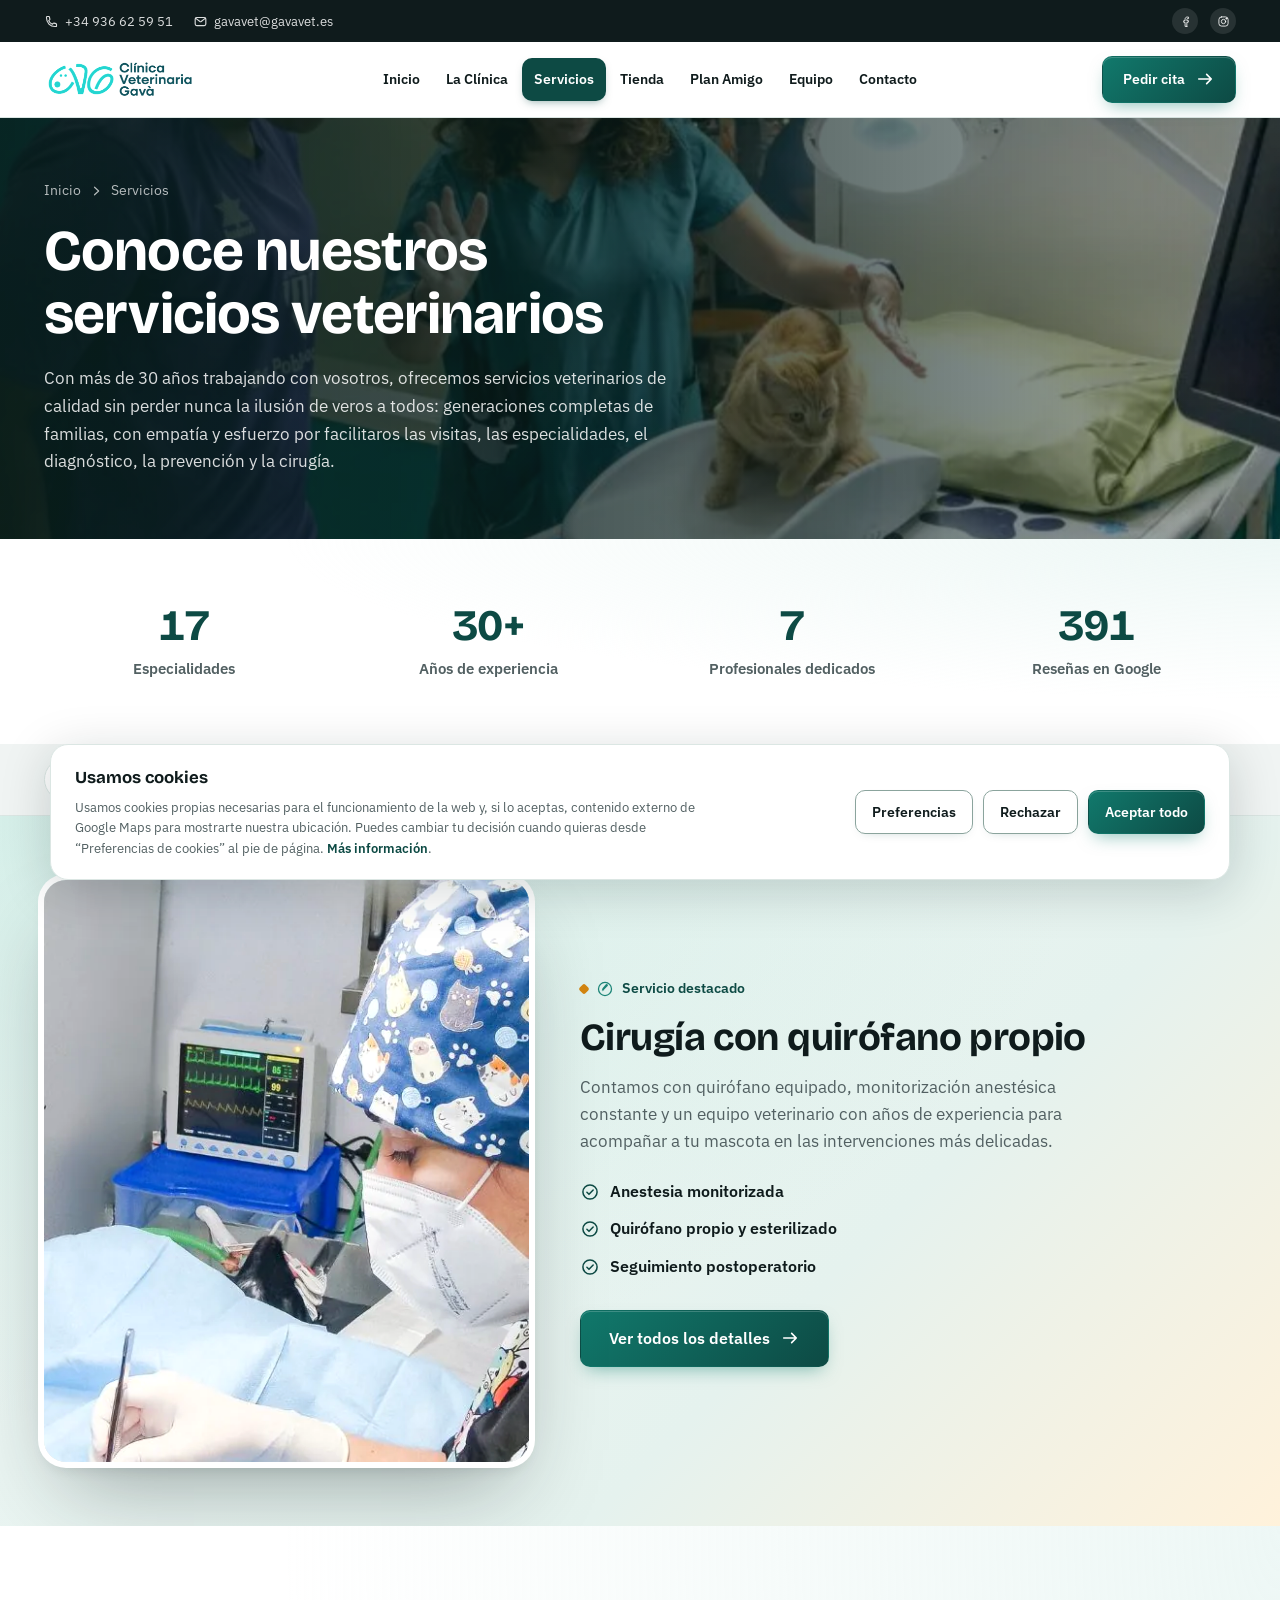
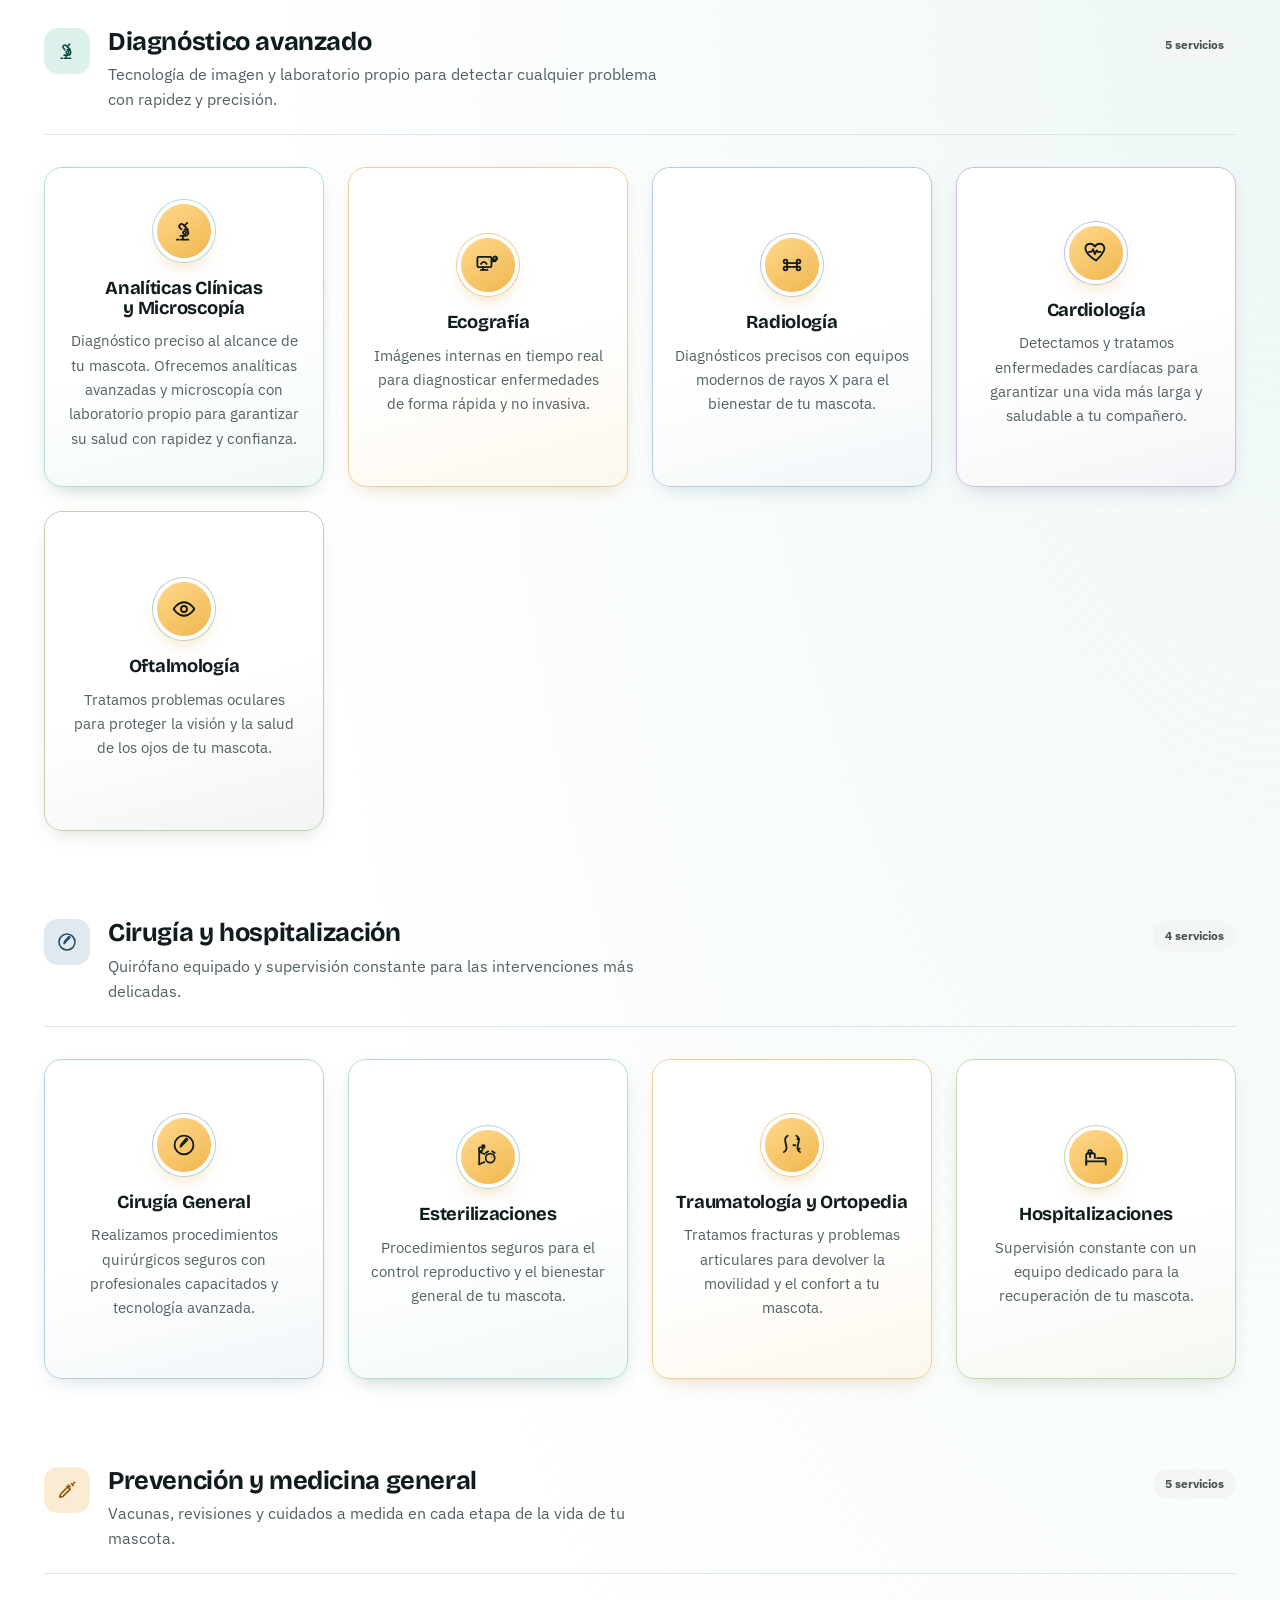
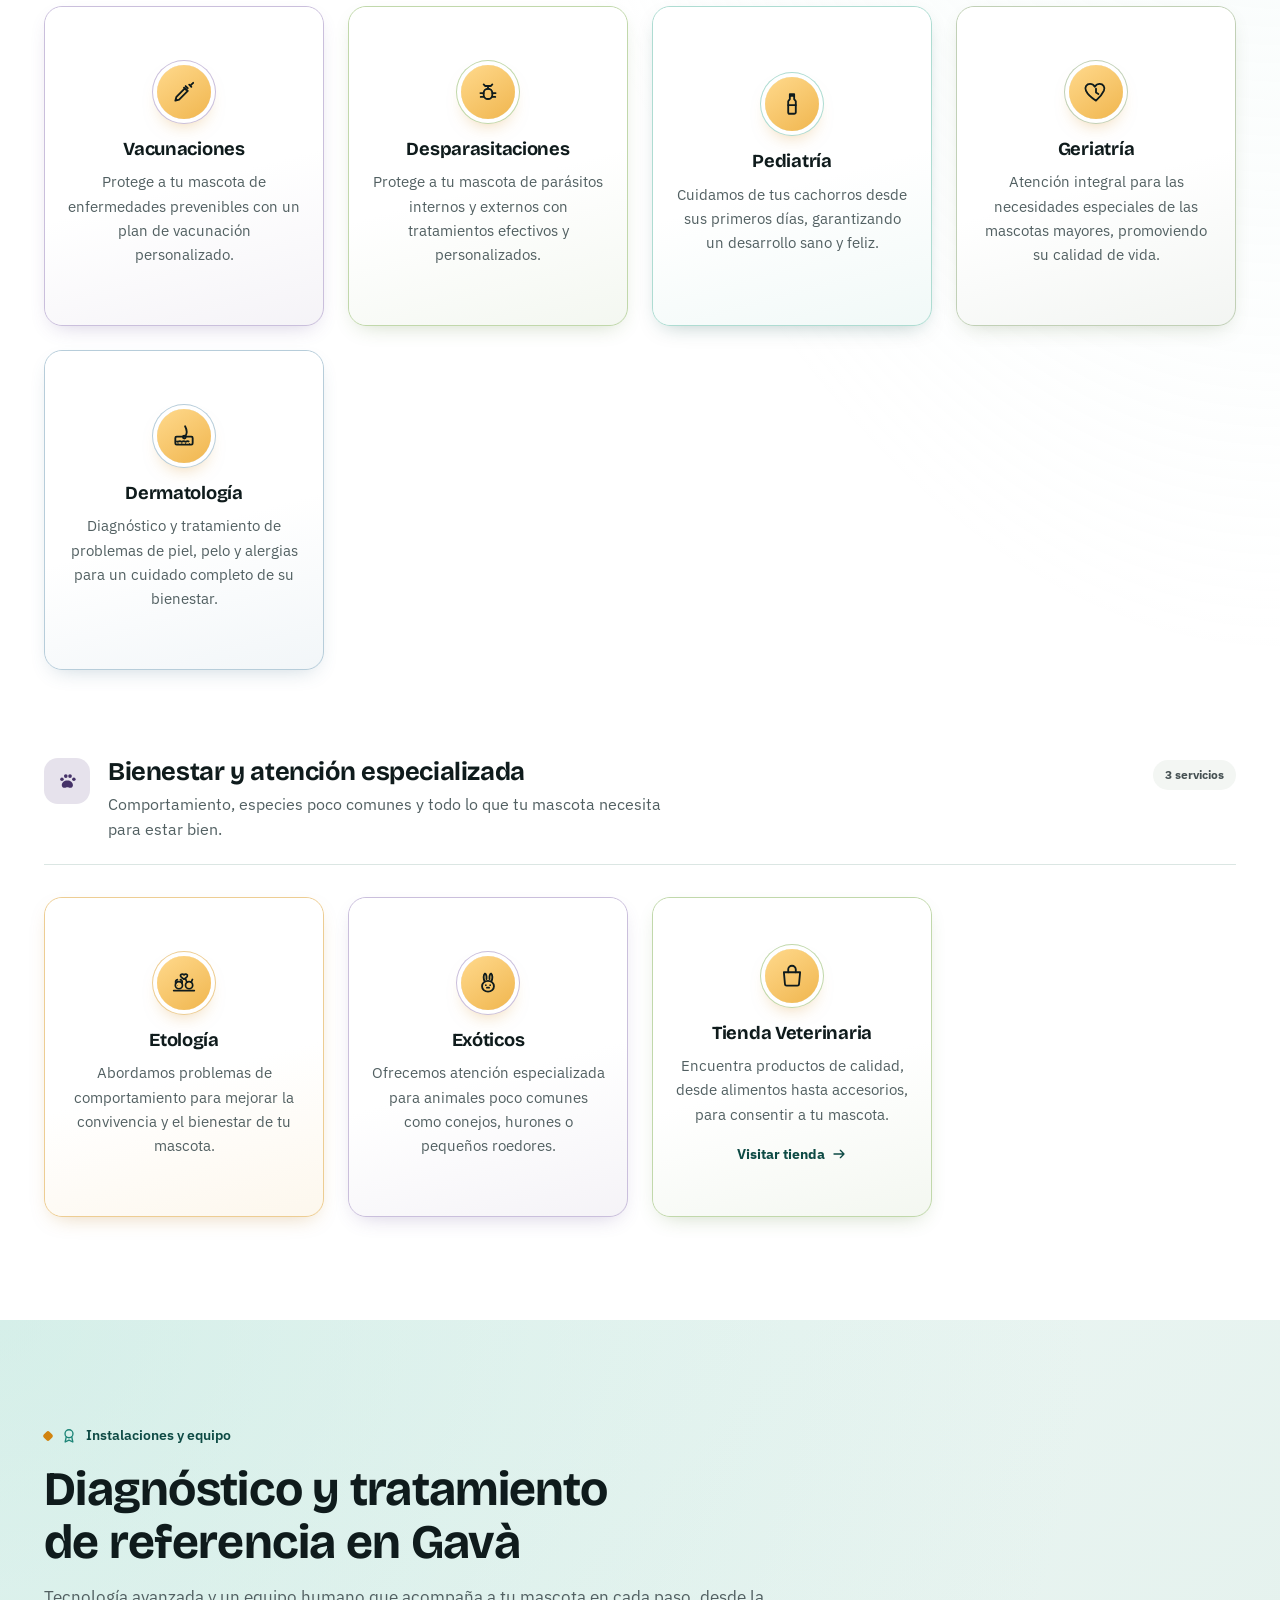
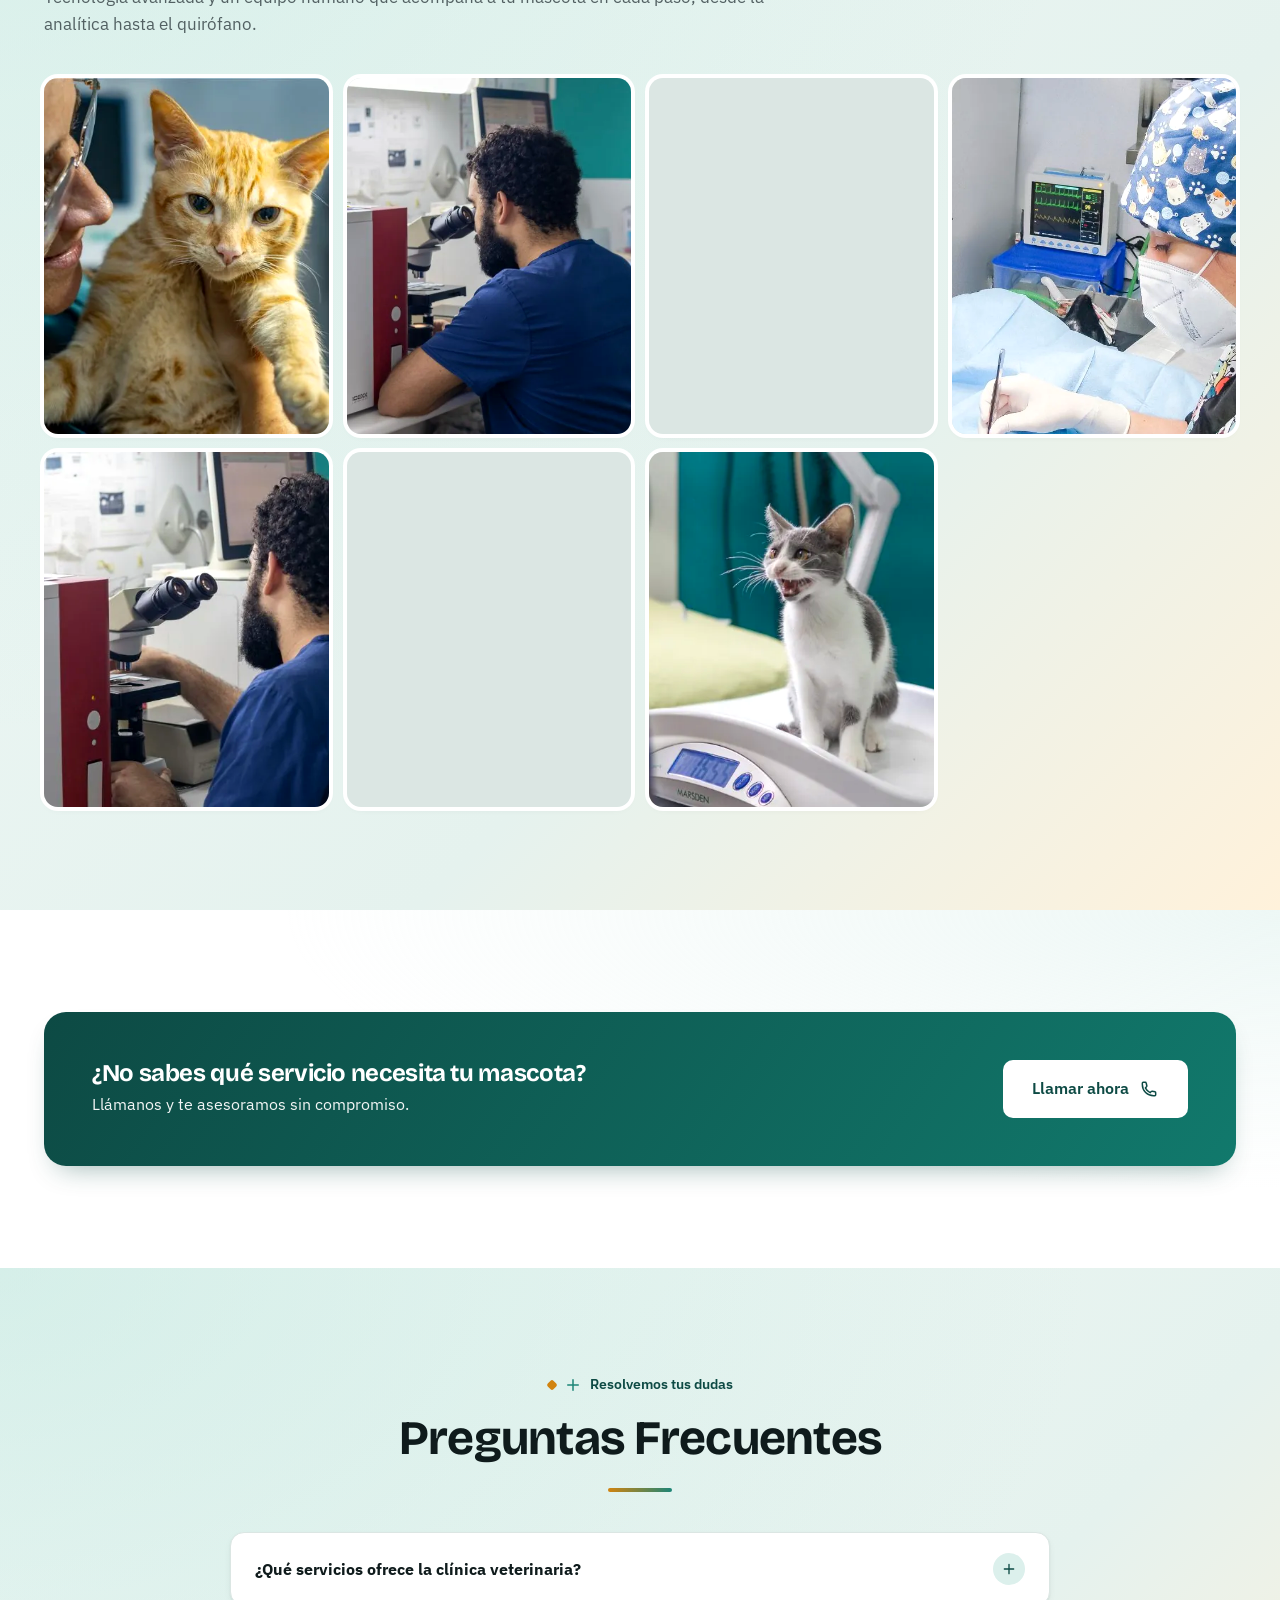
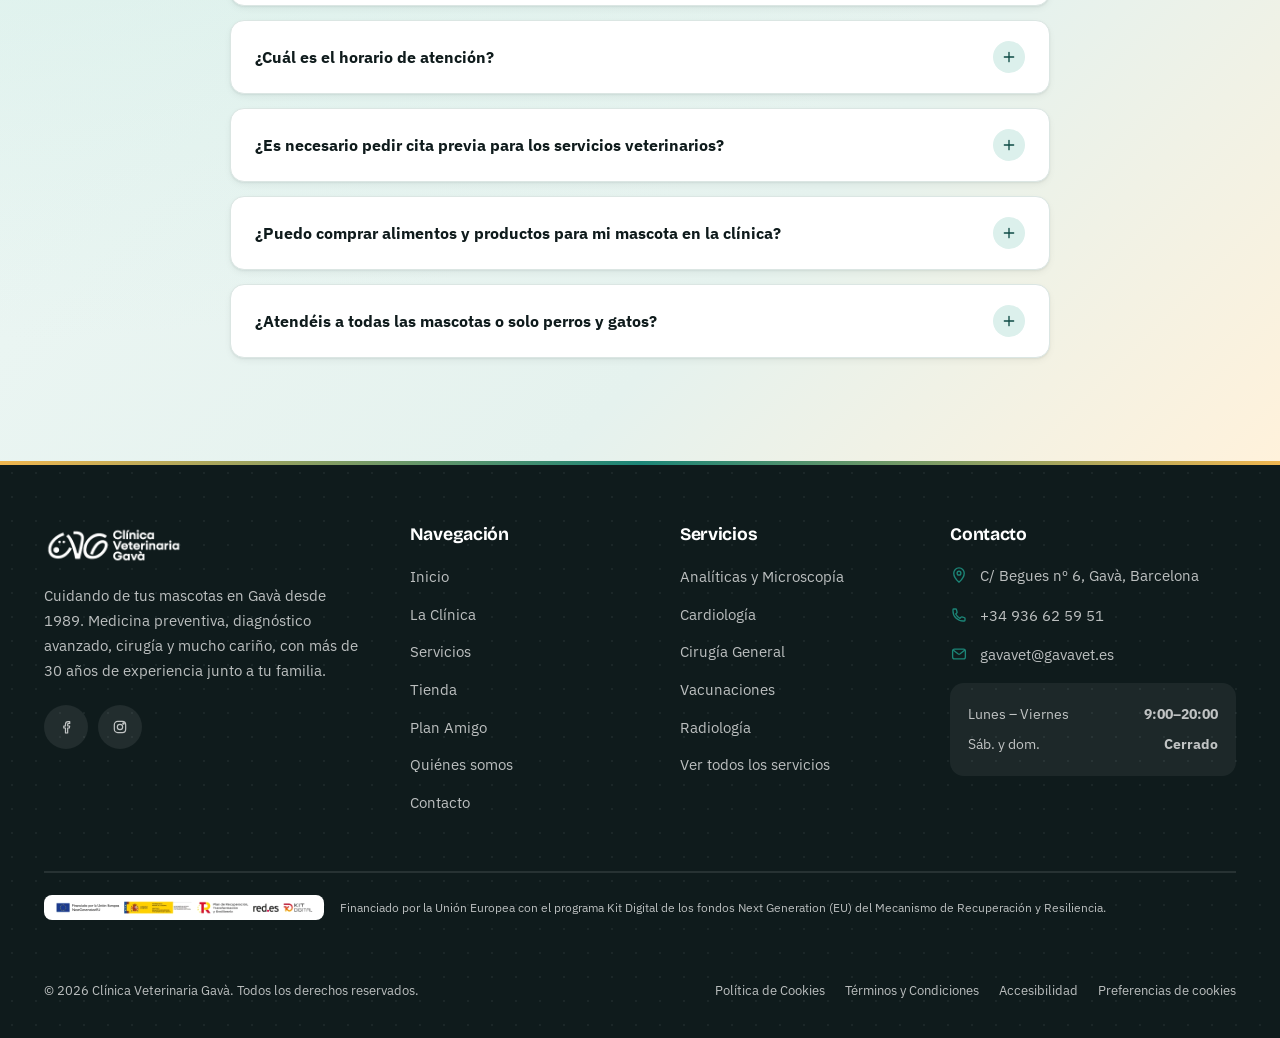
<file: servicios-veterinarios.html>
<!DOCTYPE html>
<html lang="es">
<head>
<meta charset="UTF-8">
<script>document.documentElement.classList.add("js")</script>
<meta name="viewport" content="width=device-width, initial-scale=1.0">
<title>Servicios Veterinarios | Clínica Veterinaria Gavà</title>
<meta name="description" content="17 especialidades veterinarias en Gavà: analíticas, cardiología, cirugía, dermatología, vacunaciones, radiología y mucho más, con 30 años de experiencia.">
<link rel="canonical" href="https://cvg.torrecillas.cat/servicios-veterinarios.html">
<meta property="og:type" content="website">
<meta property="og:url" content="https://cvg.torrecillas.cat/servicios-veterinarios.html">
<meta property="og:title" content="Servicios Veterinarios | Clínica Veterinaria Gavà">
<meta property="og:description" content="Con más de 30 años de experiencia, ofrecemos servicios veterinarios de calidad en Gavà: visitas, especialidades, diagnóstico, prevención y cirugía.">
<meta property="og:image" content="https://cvg.torrecillas.cat/assets/img/photos/hero-consulta.jpg">
<meta property="og:locale" content="es_ES">
<meta name="twitter:card" content="summary_large_image">
<link rel="icon" type="image/png" sizes="32x32" href="favicon-32.png">
<link rel="apple-touch-icon" href="apple-touch-icon.png">
<meta name="theme-color" content="#0f1b1c">
<link rel="preconnect" href="https://fonts.googleapis.com">
<link rel="preconnect" href="https://fonts.gstatic.com" crossorigin>
<link rel="stylesheet" href="https://fonts.googleapis.com/css2?family=Bricolage+Grotesque:wght@500;600;700;800&family=IBM+Plex+Sans:wght@400;500;600;700&display=swap">
<link rel="preload" as="image" href="assets/img/photos/exam-1.webp" type="image/webp" fetchpriority="high">
<link rel="stylesheet" href="assets/css/styles.min.css">
<script type="application/ld+json">
{
  "@context": "https://schema.org",
  "@type": "FAQPage",
  "mainEntity": [
    {
      "@type": "Question",
      "name": "¿Qué servicios ofrece la clínica veterinaria?",
      "acceptedAnswer": {
        "@type": "Answer",
        "text": "En nuestra clínica encontrarás atención médica para mascotas, vacunaciones, desparasitaciones, revisiones rutinarias, cirugías, servicios de diagnóstico (rayos X y análisis), asesoramiento nutricional y mucho más."
      }
    },
    {
      "@type": "Question",
      "name": "¿Cuál es el horario de atención?",
      "acceptedAnswer": {
        "@type": "Answer",
        "text": "Estamos abiertos de lunes a viernes de 9:00 a 20:00."
      }
    },
    {
      "@type": "Question",
      "name": "¿Es necesario pedir cita previa para los servicios veterinarios?",
      "acceptedAnswer": {
        "@type": "Answer",
        "text": "Recomendamos pedir cita para consultas regulares o tratamientos específicos. Llámanos al 936 62 59 51."
      }
    },
    {
      "@type": "Question",
      "name": "¿Puedo comprar alimentos y productos para mi mascota en la clínica?",
      "acceptedAnswer": {
        "@type": "Answer",
        "text": "Sí, contamos con una tienda especializada donde encontrarás alimentos de alta calidad, accesorios y productos recomendados por veterinarios."
      }
    },
    {
      "@type": "Question",
      "name": "¿Atendéis a todas las mascotas o solo perros y gatos?",
      "acceptedAnswer": {
        "@type": "Answer",
        "text": "Aunque nuestros pacientes más comunes son perros y gatos, también ofrecemos servicios para pequeños animales como conejos, hurones, aves y algunos animales exóticos. Contáctanos para consultar tu caso específico."
      }
    }
  ]
}
</script>
<script type="application/ld+json">
{
  "@context": "https://schema.org",
  "@type": "BreadcrumbList",
  "itemListElement": [
    {
      "@type": "ListItem",
      "position": 1,
      "name": "Inicio",
      "item": "https://cvg.torrecillas.cat/index.html"
    },
    {
      "@type": "ListItem",
      "position": 2,
      "name": "Servicios",
      "item": "https://cvg.torrecillas.cat/servicios-veterinarios.html"
    }
  ]
}
</script>
</head>
<body>
<a class="visually-hidden" href="#main">Saltar al contenido</a>

<header class="site-header">
  <div class="header-topbar">
    <div class="container">
      <div class="topbar-links">
        <a href="tel:+34936625951"><svg width="15" height="15" aria-hidden="true"><use href="assets/icons.svg#i-phone"></use></svg> +34 936 62 59 51</a>
        <a href="mailto:gavavet@gavavet.es"><svg width="15" height="15" aria-hidden="true"><use href="assets/icons.svg#i-mail"></use></svg> gavavet@gavavet.es</a>
      </div>
      <div class="topbar-social">
        <a href="https://es-es.facebook.com/pages/category/Veterinarian/Clinica-Veterinaria-Gava-424392700956013/" target="_blank" rel="noopener" aria-label="Facebook"><svg aria-hidden="true"><use href="assets/icons.svg#i-facebook"></use></svg></a>
        <a href="https://www.instagram.com/clinicaveterinariagava/" target="_blank" rel="noopener" aria-label="Instagram"><svg aria-hidden="true"><use href="assets/icons.svg#i-instagram"></use></svg></a>
      </div>
    </div>
  </div>
  <nav class="navbar">
    <div class="container">
      <a href="index.html" class="brand"><img src="assets/img/logos/logo-color.png" alt="Clínica Veterinaria Gavà" width="176" height="50"></a>
      <div class="nav-links" id="nav-links">
        <a href="index.html">Inicio</a>
        <a href="la-clinica.html">La Clínica</a>
        <a href="servicios-veterinarios.html" class="is-active" aria-current="page">Servicios</a>
        <a href="tienda-para-mascotas.html">Tienda</a>
        <a href="plan-amigo.html">Plan Amigo</a>
        <a href="quienes-somos.html">Equipo</a>
        <a href="contactanos.html">Contacto</a>
      </div>
      <div class="header-cta">
        <a href="tel:+34936625951" class="header-phone">
          <span class="icon-badge"><svg width="18" height="18" aria-hidden="true"><use href="assets/icons.svg#i-phone"></use></svg></span>
          <span><small>Llámanos ahora</small>936 62 59 51</span>
        </a>
        <a href="contactanos.html" class="btn btn-primary btn-sm">Pedir cita <svg aria-hidden="true"><use href="assets/icons.svg#i-arrow-right"></use></svg></a>
        <button class="nav-toggle" aria-label="Abrir menú" aria-expanded="false" aria-controls="nav-links"><span></span></button>
      </div>
    </div>
  </nav>
</header>

<main id="main">

<section class="page-hero">
  <div class="hero-bg"><picture><source srcset="assets/img/photos/exam-1.webp" type="image/webp"><img src="assets/img/photos/exam-1.jpg" alt="Veterinarios atendiendo a un paciente" width="1800" height="1200" fetchpriority="high"></picture></div>
  <div class="hero-shapes" aria-hidden="true">
    <svg width="130" height="130" style="top:14%; right:6%; opacity:.16" viewBox="0 0 24 24" aria-hidden="true"><use href="assets/icons.svg#i-paw" fill="#fff"></use></svg>
    <svg width="80" height="80" style="bottom:20%; right:20%; opacity:.13" viewBox="0 0 24 24" aria-hidden="true"><use href="assets/icons.svg#i-paw" fill="#fff"></use></svg>
  </div>
  <div class="container">
    <div class="breadcrumbs"><a href="index.html">Inicio</a> <svg width="14" height="14" aria-hidden="true"><use href="assets/icons.svg#i-chevron-right"></use></svg> <span>Servicios</span></div>
    <h1>Conoce nuestros servicios veterinarios</h1>
    <p class="lead">Con más de 30 años trabajando con vosotros, ofrecemos servicios veterinarios de calidad sin perder nunca la ilusión de veros a todos: generaciones completas de familias, con empatía y esfuerzo por facilitaros las visitas, las especialidades, el diagnóstico, la prevención y la cirugía.</p>
  </div>
</section>

<section class="section-pad-sm bg-surface">
  <div class="container">
    <div class="stats-bar" data-reveal-group>
      <div class="stat"><h3 data-count="17" data-suffix="">17</h3><p>Especialidades</p></div>
      <div class="stat"><h3 data-count="30" data-suffix="+">30+</h3><p>Años de experiencia</p></div>
      <div class="stat"><h3 data-count="7" data-suffix="">7</h3><p>Profesionales dedicados</p></div>
      <div class="stat"><h3 data-count="391" data-suffix="">391</h3><p>Reseñas en Google</p></div>
    </div>
  </div>
</section>

<nav class="service-subnav" aria-label="Categorías de servicios">
  <div class="container">
    <div class="service-subnav-inner">
      <a href="#grupo-diagnostico">Diagnóstico</a>
      <a href="#grupo-cirugia">Cirugía</a>
      <a href="#grupo-prevencion">Prevención</a>
      <a href="#grupo-bienestar">Bienestar</a>
    </div>
  </div>
</nav>

<section class="section-pad-sm bg-teal-50">
  <div class="container">
    <div class="service-spotlight" data-reveal>
      <div class="service-spotlight-media">
        <picture><source srcset="assets/img/photos/cirugia-2.webp" type="image/webp"><img src="assets/img/photos/cirugia-2.jpg" alt="Equipo quirúrgico en intervención" width="500" height="700" loading="lazy" decoding="async"></picture>
      </div>
      <div class="service-spotlight-body">
        <div class="eyebrow"><svg aria-hidden="true"><use href="assets/icons.svg#i-scalpel"></use></svg> Servicio destacado</div>
        <h2>Cirugía con quirófano propio</h2>
        <p>Contamos con quirófano equipado, monitorización anestésica constante y un equipo veterinario con años de experiencia para acompañar a tu mascota en las intervenciones más delicadas.</p>
        <ul class="service-spotlight-points">
          <li><svg aria-hidden="true"><use href="assets/icons.svg#i-check-circle"></use></svg> Anestesia monitorizada</li>
          <li><svg aria-hidden="true"><use href="assets/icons.svg#i-check-circle"></use></svg> Quirófano propio y esterilizado</li>
          <li><svg aria-hidden="true"><use href="assets/icons.svg#i-check-circle"></use></svg> Seguimiento postoperatorio</li>
        </ul>
        <a href="#cirugia" class="btn btn-primary">Ver todos los detalles <svg aria-hidden="true"><use href="assets/icons.svg#i-arrow-right"></use></svg></a>
      </div>
    </div>
  </div>
</section>

<section class="section-pad bg-surface">
  <div class="container">
    <h2 class="visually-hidden">Todas las especialidades</h2>

    <div class="service-group" id="grupo-diagnostico">
      <div class="service-group-head">
        <div class="service-group-icon" style="--sg-bg:#dcf0ec; --sg-fg:#0d4a44"><svg aria-hidden="true"><use href="assets/icons.svg#i-microscope"></use></svg></div>
        <div class="service-group-text">
          <h3>Diagnóstico avanzado</h3>
          <p>Tecnología de imagen y laboratorio propio para detectar cualquier problema con rapidez y precisión.</p>
        </div>
        <span class="service-group-count">5 servicios</span>
      </div>
      <div class="grid grid-4" data-reveal-group>

        <div class="service-card is-flip c-teal" id="analiticas">
          <div class="service-card-inner">
            <div class="service-card-face service-card-front">
              <div class="service-icon"><svg aria-hidden="true"><use href="assets/icons.svg#i-microscope"></use></svg></div>
              <h3>Analíticas Clínicas y Microscopía</h3>
              <p>Diagnóstico preciso al alcance de tu mascota. Ofrecemos analíticas avanzadas y microscopía con laboratorio propio para garantizar su salud con rapidez y confianza.</p>
            </div>
            <div class="service-card-face service-card-back" style="--photo-url:url(/assets/img/services/analiticas.jpg)" role="img" aria-label="Analíticas Clínicas y Microscopía">
              <h3>Analíticas Clínicas y Microscopía</h3>
            </div>
          </div>
        </div>

        <div class="service-card is-flip c-gold" id="ecografia">
          <div class="service-card-inner">
            <div class="service-card-face service-card-front">
              <div class="service-icon"><svg aria-hidden="true"><use href="assets/icons.svg#i-ultrasound"></use></svg></div>
              <h3>Ecografía</h3>
              <p>Imágenes internas en tiempo real para diagnosticar enfermedades de forma rápida y no invasiva.</p>
            </div>
            <div class="service-card-face service-card-back" style="--photo-url:url(/assets/img/services/ecografia.jpg)" role="img" aria-label="Ecografía">
              <h3>Ecografía</h3>
            </div>
          </div>
        </div>

        <div class="service-card is-flip c-coral" id="radiologia">
          <div class="service-card-inner">
            <div class="service-card-face service-card-front">
              <div class="service-icon"><svg aria-hidden="true"><use href="assets/icons.svg#i-bone"></use></svg></div>
              <h3>Radiología</h3>
              <p>Diagnósticos precisos con equipos modernos de rayos X para el bienestar de tu mascota.</p>
            </div>
            <div class="service-card-face service-card-back" style="--photo-url:url(/assets/img/services/radiologia.jpg)" role="img" aria-label="Radiología">
              <h3>Radiología</h3>
            </div>
          </div>
        </div>

        <div class="service-card is-flip c-purple" id="cardiologia">
          <div class="service-card-inner">
            <div class="service-card-face service-card-front">
              <div class="service-icon"><svg aria-hidden="true"><use href="assets/icons.svg#i-heart-pulse"></use></svg></div>
              <h3>Cardiología</h3>
              <p>Detectamos y tratamos enfermedades cardíacas para garantizar una vida más larga y saludable a tu compañero.</p>
            </div>
            <div class="service-card-face service-card-back" style="--photo-url:url(/assets/img/services/cardiologia.jpg)" role="img" aria-label="Cardiología">
              <h3>Cardiología</h3>
            </div>
          </div>
        </div>

        <div class="service-card is-flip c-blue" id="oftalmologia">
          <div class="service-card-inner">
            <div class="service-card-face service-card-front">
              <div class="service-icon"><svg aria-hidden="true"><use href="assets/icons.svg#i-eye"></use></svg></div>
              <h3>Oftalmología</h3>
              <p>Tratamos problemas oculares para proteger la visión y la salud de los ojos de tu mascota.</p>
            </div>
            <div class="service-card-face service-card-back" style="--photo-url:url(/assets/img/services/oftalmologia.jpg)" role="img" aria-label="Oftalmología">
              <h3>Oftalmología</h3>
            </div>
          </div>
        </div>

      </div>
    </div>

    <div class="service-group" id="grupo-cirugia">
      <div class="service-group-head">
        <div class="service-group-icon" style="--sg-bg:#dfe9ef; --sg-fg:#274a61"><svg aria-hidden="true"><use href="assets/icons.svg#i-scalpel"></use></svg></div>
        <div class="service-group-text">
          <h3>Cirugía y hospitalización</h3>
          <p>Quirófano equipado y supervisión constante para las intervenciones más delicadas.</p>
        </div>
        <span class="service-group-count">4 servicios</span>
      </div>
      <div class="grid grid-4" data-reveal-group>

        <div class="service-card is-flip c-coral" id="cirugia">
          <div class="service-card-inner">
            <div class="service-card-face service-card-front">
              <div class="service-icon"><svg aria-hidden="true"><use href="assets/icons.svg#i-scalpel"></use></svg></div>
              <h3>Cirugía General</h3>
              <p>Realizamos procedimientos quirúrgicos seguros con profesionales capacitados y tecnología avanzada.</p>
            </div>
            <div class="service-card-face service-card-back" style="--photo-url:url(/assets/img/services/cirugia.jpg)" role="img" aria-label="Cirugía General">
              <h3>Cirugía General</h3>
            </div>
          </div>
        </div>

        <div class="service-card is-flip c-teal" id="esterilizaciones">
          <div class="service-card-inner">
            <div class="service-card-face service-card-front">
              <div class="service-icon"><svg aria-hidden="true"><use href="assets/icons.svg#i-neuter"></use></svg></div>
              <h3>Esterilizaciones</h3>
              <p>Procedimientos seguros para el control reproductivo y el bienestar general de tu mascota.</p>
            </div>
            <div class="service-card-face service-card-back" style="--photo-url:url(/assets/img/services/esterilizaciones.jpg)" role="img" aria-label="Esterilizaciones">
              <h3>Esterilizaciones</h3>
            </div>
          </div>
        </div>

        <div class="service-card is-flip c-gold" id="traumatologia">
          <div class="service-card-inner">
            <div class="service-card-face service-card-front">
              <div class="service-icon"><svg aria-hidden="true"><use href="assets/icons.svg#i-joint"></use></svg></div>
              <h3>Traumatología y Ortopedia</h3>
              <p>Tratamos fracturas y problemas articulares para devolver la movilidad y el confort a tu mascota.</p>
            </div>
            <div class="service-card-face service-card-back" style="--photo-url:url(/assets/img/services/traumatologia.jpg)" role="img" aria-label="Traumatología y Ortopedia">
              <h3>Traumatología y Ortopedia</h3>
            </div>
          </div>
        </div>

        <div class="service-card is-flip c-green" id="hospitalizaciones">
          <div class="service-card-inner">
            <div class="service-card-face service-card-front">
              <div class="service-icon"><svg aria-hidden="true"><use href="assets/icons.svg#i-bed"></use></svg></div>
              <h3>Hospitalizaciones</h3>
              <p>Supervisión constante con un equipo dedicado para la recuperación de tu mascota.</p>
            </div>
            <div class="service-card-face service-card-back" style="--photo-url:url(/assets/img/services/hospitalizaciones.jpg)" role="img" aria-label="Hospitalizaciones">
              <h3>Hospitalizaciones</h3>
            </div>
          </div>
        </div>

      </div>
    </div>

    <div class="service-group" id="grupo-prevencion">
      <div class="service-group-head">
        <div class="service-group-icon" style="--sg-bg:#faecd3; --sg-fg:#8a560a"><svg aria-hidden="true"><use href="assets/icons.svg#i-syringe"></use></svg></div>
        <div class="service-group-text">
          <h3>Prevención y medicina general</h3>
          <p>Vacunas, revisiones y cuidados a medida en cada etapa de la vida de tu mascota.</p>
        </div>
        <span class="service-group-count">5 servicios</span>
      </div>
      <div class="grid grid-4" data-reveal-group>

        <div class="service-card is-flip c-purple" id="vacunaciones">
          <div class="service-card-inner">
            <div class="service-card-face service-card-front">
              <div class="service-icon"><svg aria-hidden="true"><use href="assets/icons.svg#i-syringe"></use></svg></div>
              <h3>Vacunaciones</h3>
              <p>Protege a tu mascota de enfermedades prevenibles con un plan de vacunación personalizado.</p>
            </div>
            <div class="service-card-face service-card-back" style="--photo-url:url(/assets/img/services/vacunaciones.jpg)" role="img" aria-label="Vacunaciones">
              <h3>Vacunaciones</h3>
            </div>
          </div>
        </div>

        <div class="service-card is-flip c-green" id="desparasitaciones">
          <div class="service-card-inner">
            <div class="service-card-face service-card-front">
              <div class="service-icon"><svg aria-hidden="true"><use href="assets/icons.svg#i-bug"></use></svg></div>
              <h3>Desparasitaciones</h3>
              <p>Protege a tu mascota de parásitos internos y externos con tratamientos efectivos y personalizados.</p>
            </div>
            <div class="service-card-face service-card-back" style="--photo-url:url(/assets/img/services/desparasitaciones.jpg)" role="img" aria-label="Desparasitaciones">
              <h3>Desparasitaciones</h3>
            </div>
          </div>
        </div>

        <div class="service-card is-flip c-teal" id="pediatria">
          <div class="service-card-inner">
            <div class="service-card-face service-card-front">
              <div class="service-icon"><svg aria-hidden="true"><use href="assets/icons.svg#i-bottle"></use></svg></div>
              <h3>Pediatría</h3>
              <p>Cuidamos de tus cachorros desde sus primeros días, garantizando un desarrollo sano y feliz.</p>
            </div>
            <div class="service-card-face service-card-back" style="--photo-url:url(/assets/img/services/pediatria.jpg)" role="img" aria-label="Pediatría">
              <h3>Pediatría</h3>
            </div>
          </div>
        </div>

        <div class="service-card is-flip c-blue" id="geriatria">
          <div class="service-card-inner">
            <div class="service-card-face service-card-front">
              <div class="service-icon"><svg aria-hidden="true"><use href="assets/icons.svg#i-senior-paw"></use></svg></div>
              <h3>Geriatría</h3>
              <p>Atención integral para las necesidades especiales de las mascotas mayores, promoviendo su calidad de vida.</p>
            </div>
            <div class="service-card-face service-card-back" style="--photo-url:url(/assets/img/services/geriatria.jpg)" role="img" aria-label="Geriatría">
              <h3>Geriatría</h3>
            </div>
          </div>
        </div>

        <div class="service-card is-flip c-coral" id="dermatologia">
          <div class="service-card-inner">
            <div class="service-card-face service-card-front">
              <div class="service-icon"><svg aria-hidden="true"><use href="assets/icons.svg#i-skin"></use></svg></div>
              <h3>Dermatología</h3>
              <p>Diagnóstico y tratamiento de problemas de piel, pelo y alergias para un cuidado completo de su bienestar.</p>
            </div>
            <div class="service-card-face service-card-back" style="--photo-url:url(/assets/img/services/dermatologia.jpg)" role="img" aria-label="Dermatología">
              <h3>Dermatología</h3>
            </div>
          </div>
        </div>

      </div>
    </div>

    <div class="service-group" id="grupo-bienestar">
      <div class="service-group-head">
        <div class="service-group-icon" style="--sg-bg:#e6e2ec; --sg-fg:#453268"><svg aria-hidden="true"><use href="assets/icons.svg#i-paw"></use></svg></div>
        <div class="service-group-text">
          <h3>Bienestar y atención especializada</h3>
          <p>Comportamiento, especies poco comunes y todo lo que tu mascota necesita para estar bien.</p>
        </div>
        <span class="service-group-count">3 servicios</span>
      </div>
      <div class="grid grid-4" data-reveal-group>

        <div class="service-card is-flip c-gold" id="etologia">
          <div class="service-card-inner">
            <div class="service-card-face service-card-front">
              <div class="service-icon"><svg aria-hidden="true"><use href="assets/icons.svg#i-behavior"></use></svg></div>
              <h3>Etología</h3>
              <p>Abordamos problemas de comportamiento para mejorar la convivencia y el bienestar de tu mascota.</p>
            </div>
            <div class="service-card-face service-card-back" style="--photo-url:url(/assets/img/services/etologia.jpg)" role="img" aria-label="Etología">
              <h3>Etología</h3>
            </div>
          </div>
        </div>

        <div class="service-card is-flip c-purple" id="exoticos">
          <div class="service-card-inner">
            <div class="service-card-face service-card-front">
              <div class="service-icon"><svg aria-hidden="true"><use href="assets/icons.svg#i-rabbit"></use></svg></div>
              <h3>Exóticos</h3>
              <p>Ofrecemos atención especializada para animales poco comunes como conejos, hurones o pequeños roedores.</p>
            </div>
            <div class="service-card-face service-card-back" style="--photo-url:url(/assets/img/services/exoticos.jpg)" role="img" aria-label="Exóticos">
              <h3>Exóticos</h3>
            </div>
          </div>
        </div>

        <div class="service-card is-flip c-green" id="tienda">
          <div class="service-card-inner">
            <div class="service-card-face service-card-front">
              <div class="service-icon"><svg aria-hidden="true"><use href="assets/icons.svg#i-shop"></use></svg></div>
              <h3>Tienda Veterinaria</h3>
              <p>Encuentra productos de calidad, desde alimentos hasta accesorios, para consentir a tu mascota.</p>
              <a href="tienda-para-mascotas.html" class="service-card-link">Visitar tienda <svg aria-hidden="true"><use href="assets/icons.svg#i-arrow-right"></use></svg></a>
            </div>
            <div class="service-card-face service-card-back" style="--photo-url:url(/assets/img/services/tienda.jpg)" role="img" aria-label="Tienda Veterinaria">
              <h3>Tienda Veterinaria</h3>
            </div>
          </div>
        </div>

      </div>
    </div>

  </div>
</section>

<section class="section-pad bg-teal-50">
  <div class="container">
    <div class="section-head">
      <div class="eyebrow"><svg aria-hidden="true"><use href="assets/icons.svg#i-award"></use></svg> Instalaciones y equipo</div>
      <h2>Diagnóstico y tratamiento de referencia en Gavà</h2>
      <p>Tecnología avanzada y un equipo humano que acompaña a tu mascota en cada paso, desde la analítica hasta el quirófano.</p>
    </div>
    <div class="shop-gallery" data-reveal>
      <picture><source srcset="assets/img/photos/cardiologia.webp" type="image/webp"><img  src="assets/img/photos/cardiologia.jpg" alt="Consulta de cardiología veterinaria" width="750" height="500" loading="lazy" decoding="async"></picture>
      <picture><source srcset="assets/img/photos/analitica-microscopio.webp" type="image/webp"><img  src="assets/img/photos/analitica-microscopio.jpg" alt="Analíticas y microscopía" width="500" height="700" loading="lazy" decoding="async"></picture>
      <picture><source srcset="assets/img/photos/radiologia.webp" type="image/webp"><img  src="assets/img/photos/radiologia.jpg" alt="Sala de radiología digital" width="500" height="700" loading="lazy" decoding="async"></picture>
      <picture><source srcset="assets/img/photos/cirugia-2.webp" type="image/webp"><img  src="assets/img/photos/cirugia-2.jpg" alt="Equipo quirúrgico en intervención" width="500" height="700" loading="lazy" decoding="async"></picture>
      <picture><source srcset="assets/img/photos/dermatologia.webp" type="image/webp"><img  src="assets/img/photos/dermatologia.jpg" alt="Diagnóstico dermatológico" width="750" height="500" loading="lazy" decoding="async"></picture>
      <picture><source srcset="assets/img/photos/ecografia-consulta.webp" type="image/webp"><img src="assets/img/photos/ecografia-consulta.jpg" alt="Ecografía veterinaria en consulta" width="500" height="700" loading="lazy" decoding="async"></picture>
      <picture><source srcset="assets/img/photos/checkup-gatito.webp" type="image/webp"><img  src="assets/img/photos/checkup-gatito.jpg" alt="Revisión de un gatito" width="750" height="500" loading="lazy" decoding="async"></picture>
    </div>
  </div>
</section>

<section class="section-pad bg-surface">
  <div class="container">
    <div class="cta-strip">
      <div>
        <h3>¿No sabes qué servicio necesita tu mascota?</h3>
        <p>Llámanos y te asesoramos sin compromiso.</p>
      </div>
      <a href="tel:+34936625951" class="btn" style="background:#fff; color:var(--teal-700);">Llamar ahora <svg aria-hidden="true"><use href="assets/icons.svg#i-phone"></use></svg></a>
    </div>
  </div>
</section>

<section class="section-pad bg-teal-50">
  <div class="container">
    <div class="section-head centered">
      <div class="eyebrow"><svg aria-hidden="true"><use href="assets/icons.svg#i-plus"></use></svg> Resolvemos tus dudas</div>
      <h2>Preguntas Frecuentes</h2>
    </div>
    <div class="faq-list">
      <div class="faq-item">
        <button class="faq-question" aria-expanded="false">¿Qué servicios ofrece la clínica veterinaria?<span class="plus"><svg aria-hidden="true"><use href="assets/icons.svg#i-plus"></use></svg></span></button>
        <div class="faq-answer"><div class="faq-answer-inner">En nuestra clínica encontrarás atención médica para mascotas, vacunaciones, desparasitaciones, revisiones rutinarias, cirugías, servicios de diagnóstico (rayos X y análisis), asesoramiento nutricional y mucho más.</div></div>
      </div>
      <div class="faq-item">
        <button class="faq-question" aria-expanded="false">¿Cuál es el horario de atención?<span class="plus"><svg aria-hidden="true"><use href="assets/icons.svg#i-plus"></use></svg></span></button>
        <div class="faq-answer"><div class="faq-answer-inner">Estamos abiertos de lunes a viernes de 9:00 a 20:00.</div></div>
      </div>
      <div class="faq-item">
        <button class="faq-question" aria-expanded="false">¿Es necesario pedir cita previa para los servicios veterinarios?<span class="plus"><svg aria-hidden="true"><use href="assets/icons.svg#i-plus"></use></svg></span></button>
        <div class="faq-answer"><div class="faq-answer-inner">Recomendamos pedir cita para consultas regulares o tratamientos específicos. Llámanos al 936 62 59 51.</div></div>
      </div>
      <div class="faq-item">
        <button class="faq-question" aria-expanded="false">¿Puedo comprar alimentos y productos para mi mascota en la clínica?<span class="plus"><svg aria-hidden="true"><use href="assets/icons.svg#i-plus"></use></svg></span></button>
        <div class="faq-answer"><div class="faq-answer-inner">Sí, contamos con una tienda especializada donde encontrarás alimentos de alta calidad, accesorios y productos recomendados por veterinarios.</div></div>
      </div>
      <div class="faq-item">
        <button class="faq-question" aria-expanded="false">¿Atendéis a todas las mascotas o solo perros y gatos?<span class="plus"><svg aria-hidden="true"><use href="assets/icons.svg#i-plus"></use></svg></span></button>
        <div class="faq-answer"><div class="faq-answer-inner">Aunque nuestros pacientes más comunes son perros y gatos, también ofrecemos servicios para pequeños animales como conejos, hurones, aves y algunos animales exóticos. Contáctanos para consultar tu caso específico.</div></div>
      </div>
    </div>
  </div>
</section>

</main>

<footer class="site-footer">
  <div class="container">
    <div class="footer-top">
      <div class="footer-brand">
        <img  src="assets/img/logos/logo-color.png" alt="Clínica Veterinaria Gavà" style="filter:brightness(0) invert(1);" width="600" height="172" loading="lazy" decoding="async">
        <p>Cuidando de tus mascotas en Gavà desde 1989. Medicina preventiva, diagnóstico avanzado, cirugía y mucho cariño, con más de 30 años de experiencia junto a tu familia.</p>
        <div class="footer-social">
          <a href="https://es-es.facebook.com/pages/category/Veterinarian/Clinica-Veterinaria-Gava-424392700956013/" target="_blank" rel="noopener" aria-label="Facebook"><svg aria-hidden="true"><use href="assets/icons.svg#i-facebook"></use></svg></a>
          <a href="https://www.instagram.com/clinicaveterinariagava/" target="_blank" rel="noopener" aria-label="Instagram"><svg aria-hidden="true"><use href="assets/icons.svg#i-instagram"></use></svg></a>
        </div>
      </div>
      <div class="footer-col">
        <h3>Navegación</h3>
        <ul>
          <li><a href="index.html">Inicio</a></li>
          <li><a href="la-clinica.html">La Clínica</a></li>
          <li><a href="servicios-veterinarios.html">Servicios</a></li>
          <li><a href="tienda-para-mascotas.html">Tienda</a></li>
          <li><a href="plan-amigo.html">Plan Amigo</a></li>
          <li><a href="quienes-somos.html">Quiénes somos</a></li>
          <li><a href="contactanos.html">Contacto</a></li>
        </ul>
      </div>
      <div class="footer-col">
        <h3>Servicios</h3>
        <ul>
          <li><a href="servicios-veterinarios.html#analiticas">Analíticas y Microscopía</a></li>
          <li><a href="servicios-veterinarios.html#cardiologia">Cardiología</a></li>
          <li><a href="servicios-veterinarios.html#cirugia">Cirugía General</a></li>
          <li><a href="servicios-veterinarios.html#vacunaciones">Vacunaciones</a></li>
          <li><a href="servicios-veterinarios.html#radiologia">Radiología</a></li>
          <li><a href="servicios-veterinarios.html">Ver todos los servicios</a></li>
        </ul>
      </div>
      <div class="footer-col">
        <h3>Contacto</h3>
        <div class="footer-contact-item"><svg aria-hidden="true"><use href="assets/icons.svg#i-pin"></use></svg><span>C/ Begues nº 6, Gavà, Barcelona</span></div>
        <div class="footer-contact-item"><svg aria-hidden="true"><use href="assets/icons.svg#i-phone"></use></svg><a href="tel:+34936625951">+34 936 62 59 51</a></div>
        <div class="footer-contact-item"><svg aria-hidden="true"><use href="assets/icons.svg#i-mail"></use></svg><a href="mailto:gavavet@gavavet.es">gavavet@gavavet.es</a></div>
        <div class="footer-hours">
          <div><span>Lunes – Viernes</span><strong>9:00–20:00</strong></div>
          <div><span>Sáb. y dom.</span><strong>Cerrado</strong></div>
        </div>
      </div>
    </div>
    <div class="footer-kit">
      <picture><source srcset="assets/img/photos/kit-digital.webp" type="image/webp"><img  src="assets/img/photos/kit-digital.jpg" alt="Logotipos Unión Europea, red.es, Gobierno de España y Kit Digital" width="1200" height="69" loading="lazy" decoding="async"></picture>
      <span>Financiado por la Unión Europea con el programa Kit Digital de los fondos Next Generation (EU) del Mecanismo de Recuperación y Resiliencia.</span>
    </div>
    <div class="footer-bottom">
      <span>© <span data-year></span> Clínica Veterinaria Gavà. Todos los derechos reservados.</span>
      <div class="footer-bottom-links">
        <a href="politica-cookies.html">Política de Cookies</a>
        <a href="terminos-y-condiciones.html">Términos y Condiciones</a>
        <a href="accesibilidad.html">Accesibilidad</a>
        <button type="button" class="footer-cookie-link" id="cookie-reopen-btn">Preferencias de cookies</button>
      </div>
    </div>
  </div>
</footer>

<div class="float-actions">  <button class="float-btn top" aria-label="Volver arriba"><svg class="progress-ring" viewBox="0 0 56 56" aria-hidden="true"><circle class="progress-ring-track" cx="28" cy="28" r="26.5"></circle><circle class="progress-ring-fill" cx="28" cy="28" r="26.5"></circle></svg><svg style="transform:rotate(-90deg)" aria-hidden="true"><use href="assets/icons.svg#i-arrow-right"></use></svg></button>
</div>

<div class="cookie-banner" id="cookie-banner" role="dialog" aria-live="polite" aria-label="Aviso de cookies" hidden>
  <div class="cookie-banner-inner">
    <div class="cookie-banner-text">
      <strong>Usamos cookies</strong>
      <p>Usamos cookies propias necesarias para el funcionamiento de la web y, si lo aceptas, contenido externo de Google Maps para mostrarte nuestra ubicación. Puedes cambiar tu decisión cuando quieras desde “Preferencias de cookies” al pie de página. <a href="politica-cookies.html">Más información</a>.</p>
    </div>
    <div class="cookie-banner-actions">
      <button type="button" class="btn btn-outline btn-sm" id="cookie-prefs-btn" aria-expanded="false" aria-controls="cookie-prefs-panel">Preferencias</button>
      <button type="button" class="btn btn-outline btn-sm" id="cookie-reject-btn">Rechazar</button>
      <button type="button" class="btn btn-primary btn-sm" id="cookie-accept-btn">Aceptar todo</button>
    </div>
  </div>
  <div class="cookie-prefs-panel" id="cookie-prefs-panel" hidden>
    <div class="cookie-prefs-panel-inner">
      <div class="cookie-pref-row">
        <div><strong>Necesarias</strong><span>Imprescindibles para el funcionamiento del sitio y para recordar tu elección de cookies. Siempre activas.</span></div>
        <input type="checkbox" checked disabled aria-label="Cookies necesarias, siempre activas">
      </div>
      <div class="cookie-pref-row">
        <div><strong>Contenido externo (Google Maps)</strong><span>Permite mostrar el mapa de nuestra ubicación incrustado desde Google Maps, que puede establecer sus propias cookies.</span></div>
        <input type="checkbox" id="cookie-pref-maps" aria-label="Permitir contenido externo de Google Maps">
      </div>
      <button type="button" class="btn btn-primary btn-sm" id="cookie-save-prefs-btn">Guardar preferencias</button>
    </div>
  </div>
</div>
<script src="assets/js/main.min.js"></script>
</body>
</html>
</file>
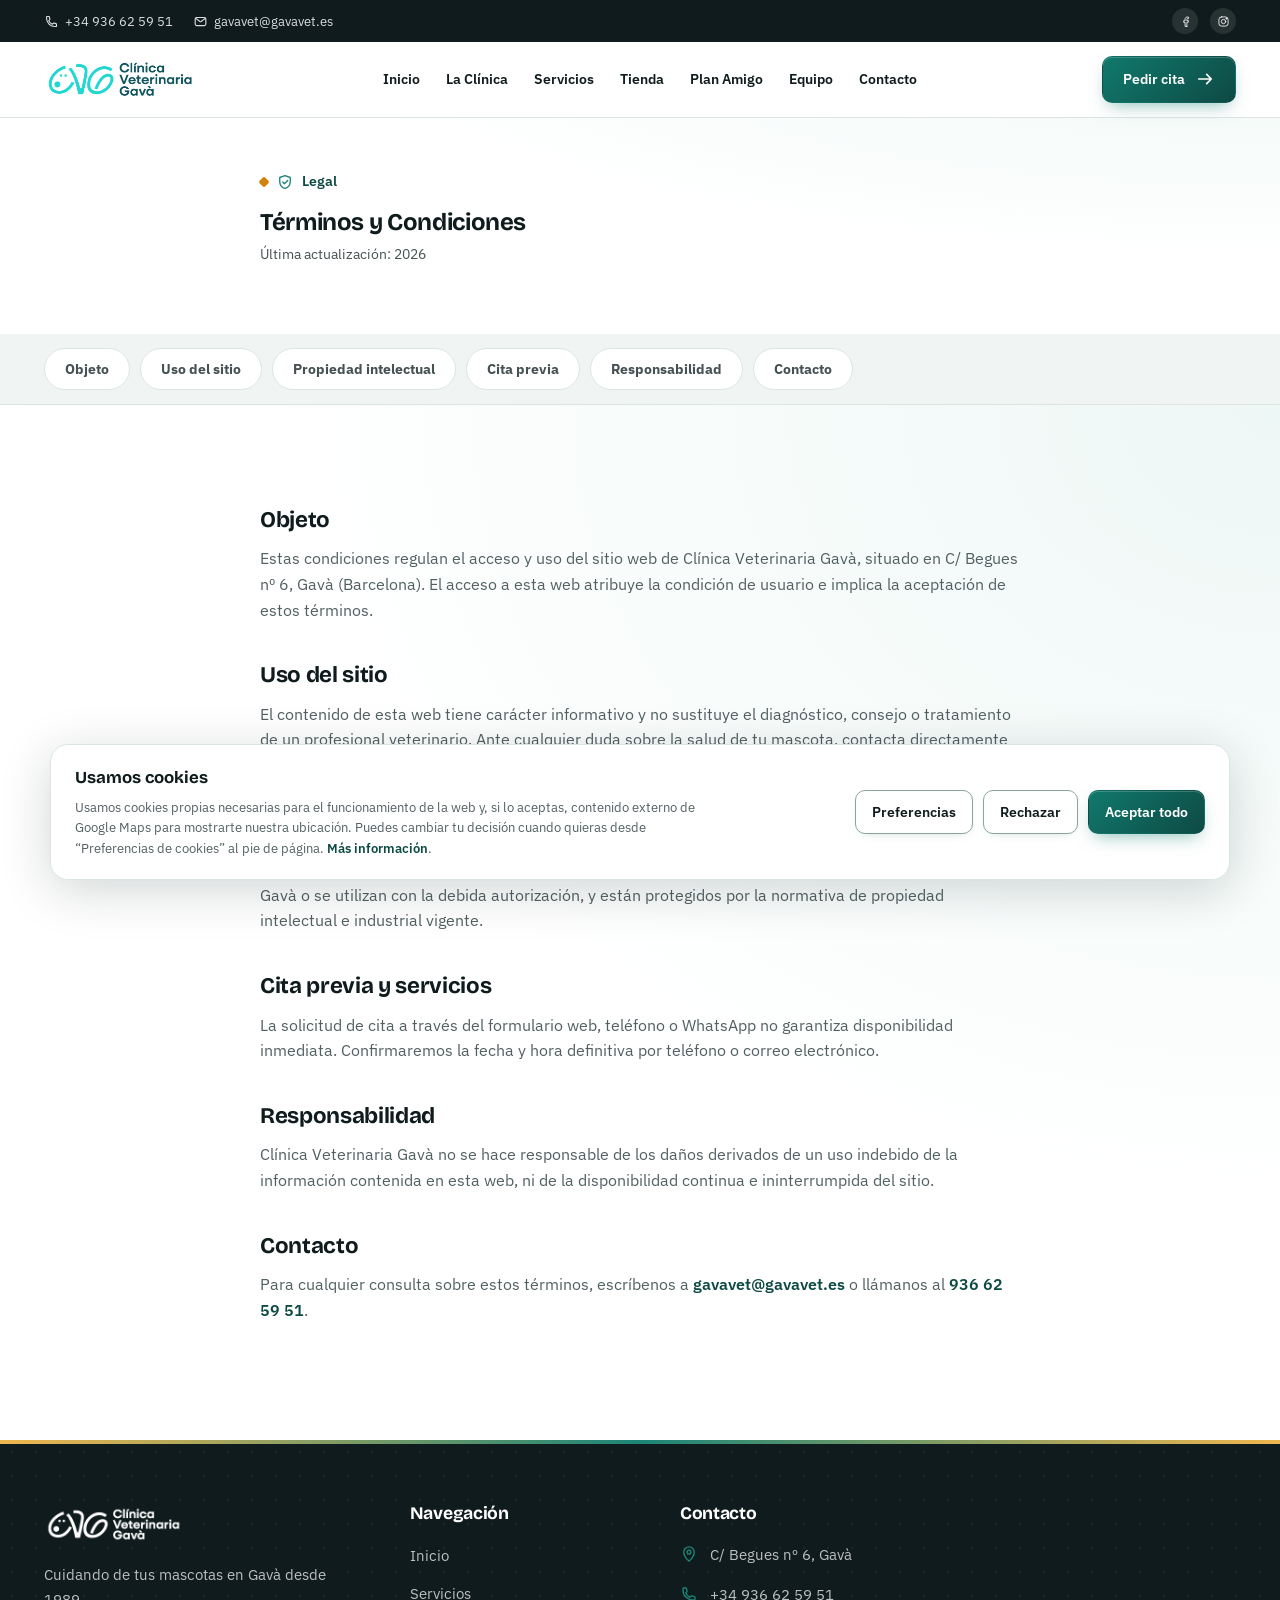
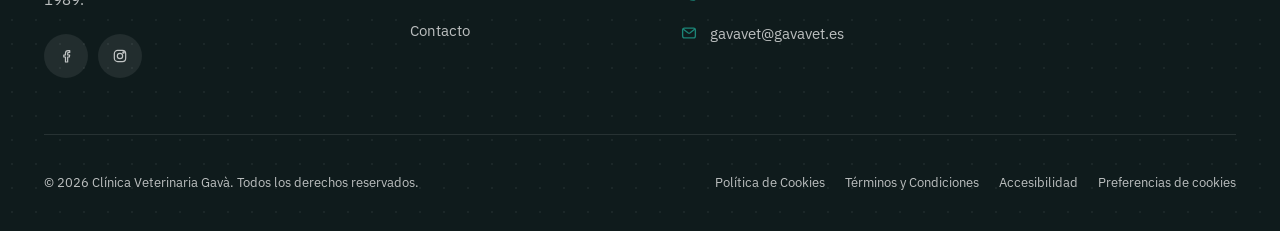
<file: terminos-y-condiciones.html>
<!DOCTYPE html>
<html lang="es">
<head>
<meta charset="UTF-8">
<script>document.documentElement.classList.add("js")</script>
<meta name="viewport" content="width=device-width, initial-scale=1.0">
<title>Términos y Condiciones | Clínica Veterinaria Gavà</title>
<meta name="description" content="Términos y condiciones de uso del sitio web de Clínica Veterinaria Gavà.">
<link rel="canonical" href="https://cvg.torrecillas.cat/terminos-y-condiciones.html">
<meta name="robots" content="noindex, follow">
<link rel="icon" type="image/png" sizes="32x32" href="favicon-32.png">
<link rel="apple-touch-icon" href="apple-touch-icon.png">
<meta name="theme-color" content="#0f1b1c">
<link rel="preconnect" href="https://fonts.googleapis.com">
<link rel="preconnect" href="https://fonts.gstatic.com" crossorigin>
<link rel="stylesheet" href="https://fonts.googleapis.com/css2?family=Bricolage+Grotesque:wght@500;600;700;800&family=IBM+Plex+Sans:wght@400;500;600;700&display=swap">
<link rel="stylesheet" href="assets/css/styles.min.css">
</head>
<body>
<a class="visually-hidden" href="#main">Saltar al contenido</a>

<header class="site-header">
  <div class="header-topbar">
    <div class="container">
      <div class="topbar-links">
        <a href="tel:+34936625951"><svg width="15" height="15" aria-hidden="true"><use href="assets/icons.svg#i-phone"></use></svg> +34 936 62 59 51</a>
        <a href="mailto:gavavet@gavavet.es"><svg width="15" height="15" aria-hidden="true"><use href="assets/icons.svg#i-mail"></use></svg> gavavet@gavavet.es</a>
      </div>
      <div class="topbar-social">
        <a href="https://es-es.facebook.com/pages/category/Veterinarian/Clinica-Veterinaria-Gava-424392700956013/" target="_blank" rel="noopener" aria-label="Facebook"><svg aria-hidden="true"><use href="assets/icons.svg#i-facebook"></use></svg></a>
        <a href="https://www.instagram.com/clinicaveterinariagava/" target="_blank" rel="noopener" aria-label="Instagram"><svg aria-hidden="true"><use href="assets/icons.svg#i-instagram"></use></svg></a>
      </div>
    </div>
  </div>
  <nav class="navbar">
    <div class="container">
      <a href="index.html" class="brand"><img src="assets/img/logos/logo-color.png" alt="Clínica Veterinaria Gavà" width="176" height="50"></a>
      <div class="nav-links" id="nav-links">
        <a href="index.html">Inicio</a>
        <a href="la-clinica.html">La Clínica</a>
        <a href="servicios-veterinarios.html">Servicios</a>
        <a href="tienda-para-mascotas.html">Tienda</a>
        <a href="plan-amigo.html">Plan Amigo</a>
        <a href="quienes-somos.html">Equipo</a>
        <a href="contactanos.html">Contacto</a>
      </div>
      <div class="header-cta">
        <a href="tel:+34936625951" class="header-phone">
          <span class="icon-badge"><svg width="18" height="18" aria-hidden="true"><use href="assets/icons.svg#i-phone"></use></svg></span>
          <span><small>Llámanos ahora</small>936 62 59 51</span>
        </a>
        <a href="contactanos.html" class="btn btn-primary btn-sm">Pedir cita <svg aria-hidden="true"><use href="assets/icons.svg#i-arrow-right"></use></svg></a>
        <button class="nav-toggle" aria-label="Abrir menú" aria-expanded="false" aria-controls="nav-links"><span></span></button>
      </div>
    </div>
  </nav>
</header>

<main id="main">
<section class="section-pad bg-surface" style="padding-top:168px; padding-bottom:32px;">
  <div class="container">
    <div class="prose">
      <div class="eyebrow"><svg aria-hidden="true"><use href="assets/icons.svg#i-shield"></use></svg> Legal</div>
      <h1 style="margin-bottom:8px;">Términos y Condiciones</h1>
      <span class="updated-note">Última actualización: 2026</span>
    </div>
  </div>
</section>

<nav class="service-subnav" aria-label="Secciones de la página">
  <div class="container">
    <div class="service-subnav-inner">
      <a href="#objeto">Objeto</a>
      <a href="#uso-del-sitio">Uso del sitio</a>
      <a href="#propiedad-intelectual">Propiedad intelectual</a>
      <a href="#cita-previa">Cita previa</a>
      <a href="#responsabilidad">Responsabilidad</a>
      <a href="#contacto">Contacto</a>
    </div>
  </div>
</nav>

<section class="section-pad bg-surface">
  <div class="container">
    <div class="prose">
      <h2 id="objeto" class="anchor-target">Objeto</h2>
      <p>Estas condiciones regulan el acceso y uso del sitio web de Clínica Veterinaria Gavà, situado en C/ Begues nº 6, Gavà (Barcelona). El acceso a esta web atribuye la condición de usuario e implica la aceptación de estos términos.</p>

      <h2 id="uso-del-sitio" class="anchor-target">Uso del sitio</h2>
      <p>El contenido de esta web tiene carácter informativo y no sustituye el diagnóstico, consejo o tratamiento de un profesional veterinario. Ante cualquier duda sobre la salud de tu mascota, contacta directamente con nuestro equipo.</p>

      <h2 id="propiedad-intelectual" class="anchor-target">Propiedad intelectual</h2>
      <p>Los textos, imágenes, logotipos y demás contenidos de este sitio son propiedad de Clínica Veterinaria Gavà o se utilizan con la debida autorización, y están protegidos por la normativa de propiedad intelectual e industrial vigente.</p>

      <h2 id="cita-previa" class="anchor-target">Cita previa y servicios</h2>
      <p>La solicitud de cita a través del formulario web, teléfono o WhatsApp no garantiza disponibilidad inmediata. Confirmaremos la fecha y hora definitiva por teléfono o correo electrónico.</p>

      <h2 id="responsabilidad" class="anchor-target">Responsabilidad</h2>
      <p>Clínica Veterinaria Gavà no se hace responsable de los daños derivados de un uso indebido de la información contenida en esta web, ni de la disponibilidad continua e ininterrumpida del sitio.</p>

      <h2 id="contacto" class="anchor-target">Contacto</h2>
      <p>Para cualquier consulta sobre estos términos, escríbenos a <a href="mailto:gavavet@gavavet.es">gavavet@gavavet.es</a> o llámanos al <a href="tel:+34936625951">936 62 59 51</a>.</p>
    </div>
  </div>
</section>
</main>

<footer class="site-footer">
  <div class="container">
    <div class="footer-top">
      <div class="footer-brand">
        <img  src="assets/img/logos/logo-color.png" alt="Clínica Veterinaria Gavà" style="filter:brightness(0) invert(1);" width="600" height="172" loading="lazy" decoding="async">
        <p>Cuidando de tus mascotas en Gavà desde 1989.</p>
        <div class="footer-social">
          <a href="https://es-es.facebook.com/pages/category/Veterinarian/Clinica-Veterinaria-Gava-424392700956013/" target="_blank" rel="noopener" aria-label="Facebook"><svg aria-hidden="true"><use href="assets/icons.svg#i-facebook"></use></svg></a>
          <a href="https://www.instagram.com/clinicaveterinariagava/" target="_blank" rel="noopener" aria-label="Instagram"><svg aria-hidden="true"><use href="assets/icons.svg#i-instagram"></use></svg></a>
        </div>
      </div>
      <div class="footer-col">
        <h3>Navegación</h3>
        <ul>
          <li><a href="index.html">Inicio</a></li>
          <li><a href="servicios-veterinarios.html">Servicios</a></li>
          <li><a href="contactanos.html">Contacto</a></li>
        </ul>
      </div>
      <div class="footer-col">
        <h3>Contacto</h3>
        <div class="footer-contact-item"><svg aria-hidden="true"><use href="assets/icons.svg#i-pin"></use></svg><span>C/ Begues nº 6, Gavà</span></div>
        <div class="footer-contact-item"><svg aria-hidden="true"><use href="assets/icons.svg#i-phone"></use></svg><a href="tel:+34936625951">+34 936 62 59 51</a></div>
        <div class="footer-contact-item"><svg aria-hidden="true"><use href="assets/icons.svg#i-mail"></use></svg><a href="mailto:gavavet@gavavet.es">gavavet@gavavet.es</a></div>
      </div>
    </div>
    <div class="footer-bottom">
      <span>© <span data-year></span> Clínica Veterinaria Gavà. Todos los derechos reservados.</span>
      <div class="footer-bottom-links">
        <a href="politica-cookies.html">Política de Cookies</a>
        <a href="terminos-y-condiciones.html">Términos y Condiciones</a>
        <a href="accesibilidad.html">Accesibilidad</a>
        <button type="button" class="footer-cookie-link" id="cookie-reopen-btn">Preferencias de cookies</button>
      </div>
    </div>
  </div>
</footer>

<div class="float-actions">  <button class="float-btn top" aria-label="Volver arriba"><svg class="progress-ring" viewBox="0 0 56 56" aria-hidden="true"><circle class="progress-ring-track" cx="28" cy="28" r="26.5"></circle><circle class="progress-ring-fill" cx="28" cy="28" r="26.5"></circle></svg><svg style="transform:rotate(-90deg)" aria-hidden="true"><use href="assets/icons.svg#i-arrow-right"></use></svg></button>
</div>

<div class="cookie-banner" id="cookie-banner" role="dialog" aria-live="polite" aria-label="Aviso de cookies" hidden>
  <div class="cookie-banner-inner">
    <div class="cookie-banner-text">
      <strong>Usamos cookies</strong>
      <p>Usamos cookies propias necesarias para el funcionamiento de la web y, si lo aceptas, contenido externo de Google Maps para mostrarte nuestra ubicación. Puedes cambiar tu decisión cuando quieras desde “Preferencias de cookies” al pie de página. <a href="politica-cookies.html">Más información</a>.</p>
    </div>
    <div class="cookie-banner-actions">
      <button type="button" class="btn btn-outline btn-sm" id="cookie-prefs-btn" aria-expanded="false" aria-controls="cookie-prefs-panel">Preferencias</button>
      <button type="button" class="btn btn-outline btn-sm" id="cookie-reject-btn">Rechazar</button>
      <button type="button" class="btn btn-primary btn-sm" id="cookie-accept-btn">Aceptar todo</button>
    </div>
  </div>
  <div class="cookie-prefs-panel" id="cookie-prefs-panel" hidden>
    <div class="cookie-prefs-panel-inner">
      <div class="cookie-pref-row">
        <div><strong>Necesarias</strong><span>Imprescindibles para el funcionamiento del sitio y para recordar tu elección de cookies. Siempre activas.</span></div>
        <input type="checkbox" checked disabled aria-label="Cookies necesarias, siempre activas">
      </div>
      <div class="cookie-pref-row">
        <div><strong>Contenido externo (Google Maps)</strong><span>Permite mostrar el mapa de nuestra ubicación incrustado desde Google Maps, que puede establecer sus propias cookies.</span></div>
        <input type="checkbox" id="cookie-pref-maps" aria-label="Permitir contenido externo de Google Maps">
      </div>
      <button type="button" class="btn btn-primary btn-sm" id="cookie-save-prefs-btn">Guardar preferencias</button>
    </div>
  </div>
</div>
<script src="assets/js/main.min.js"></script>
</body>
</html>
</file>
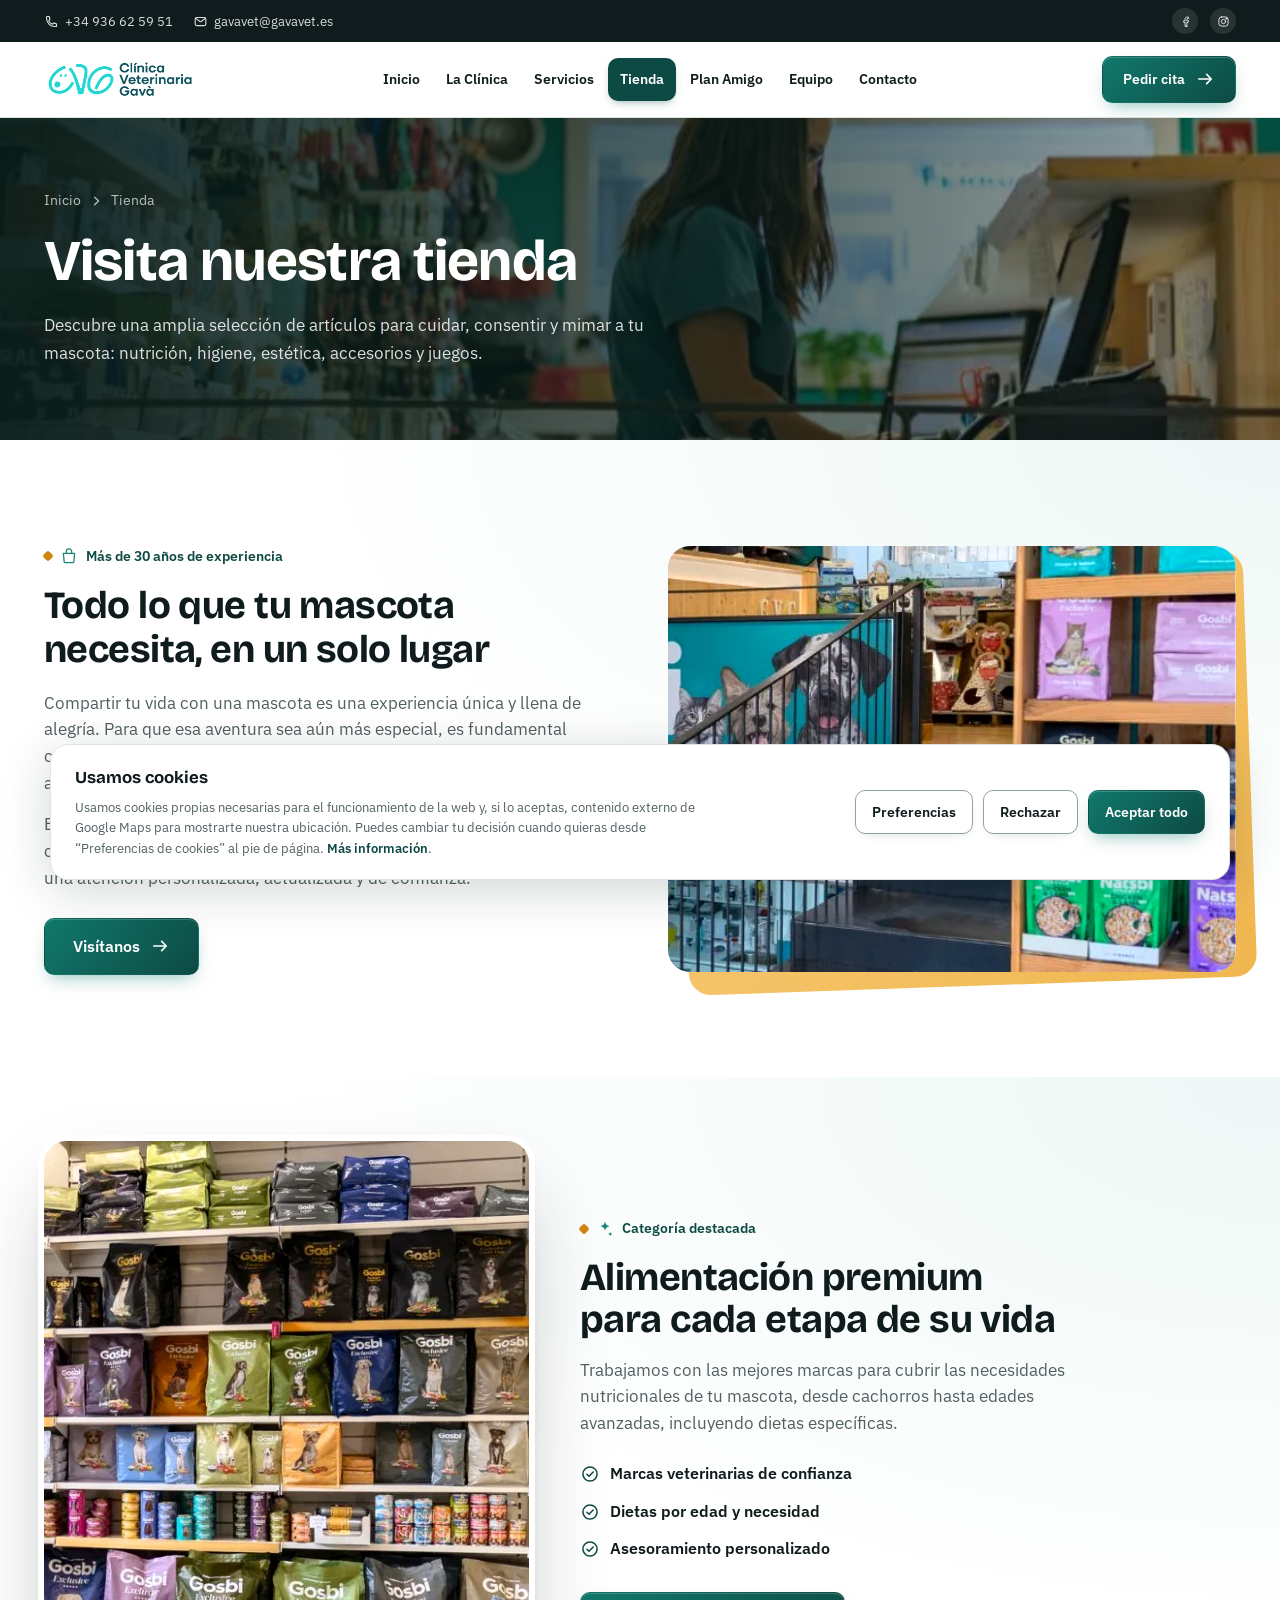
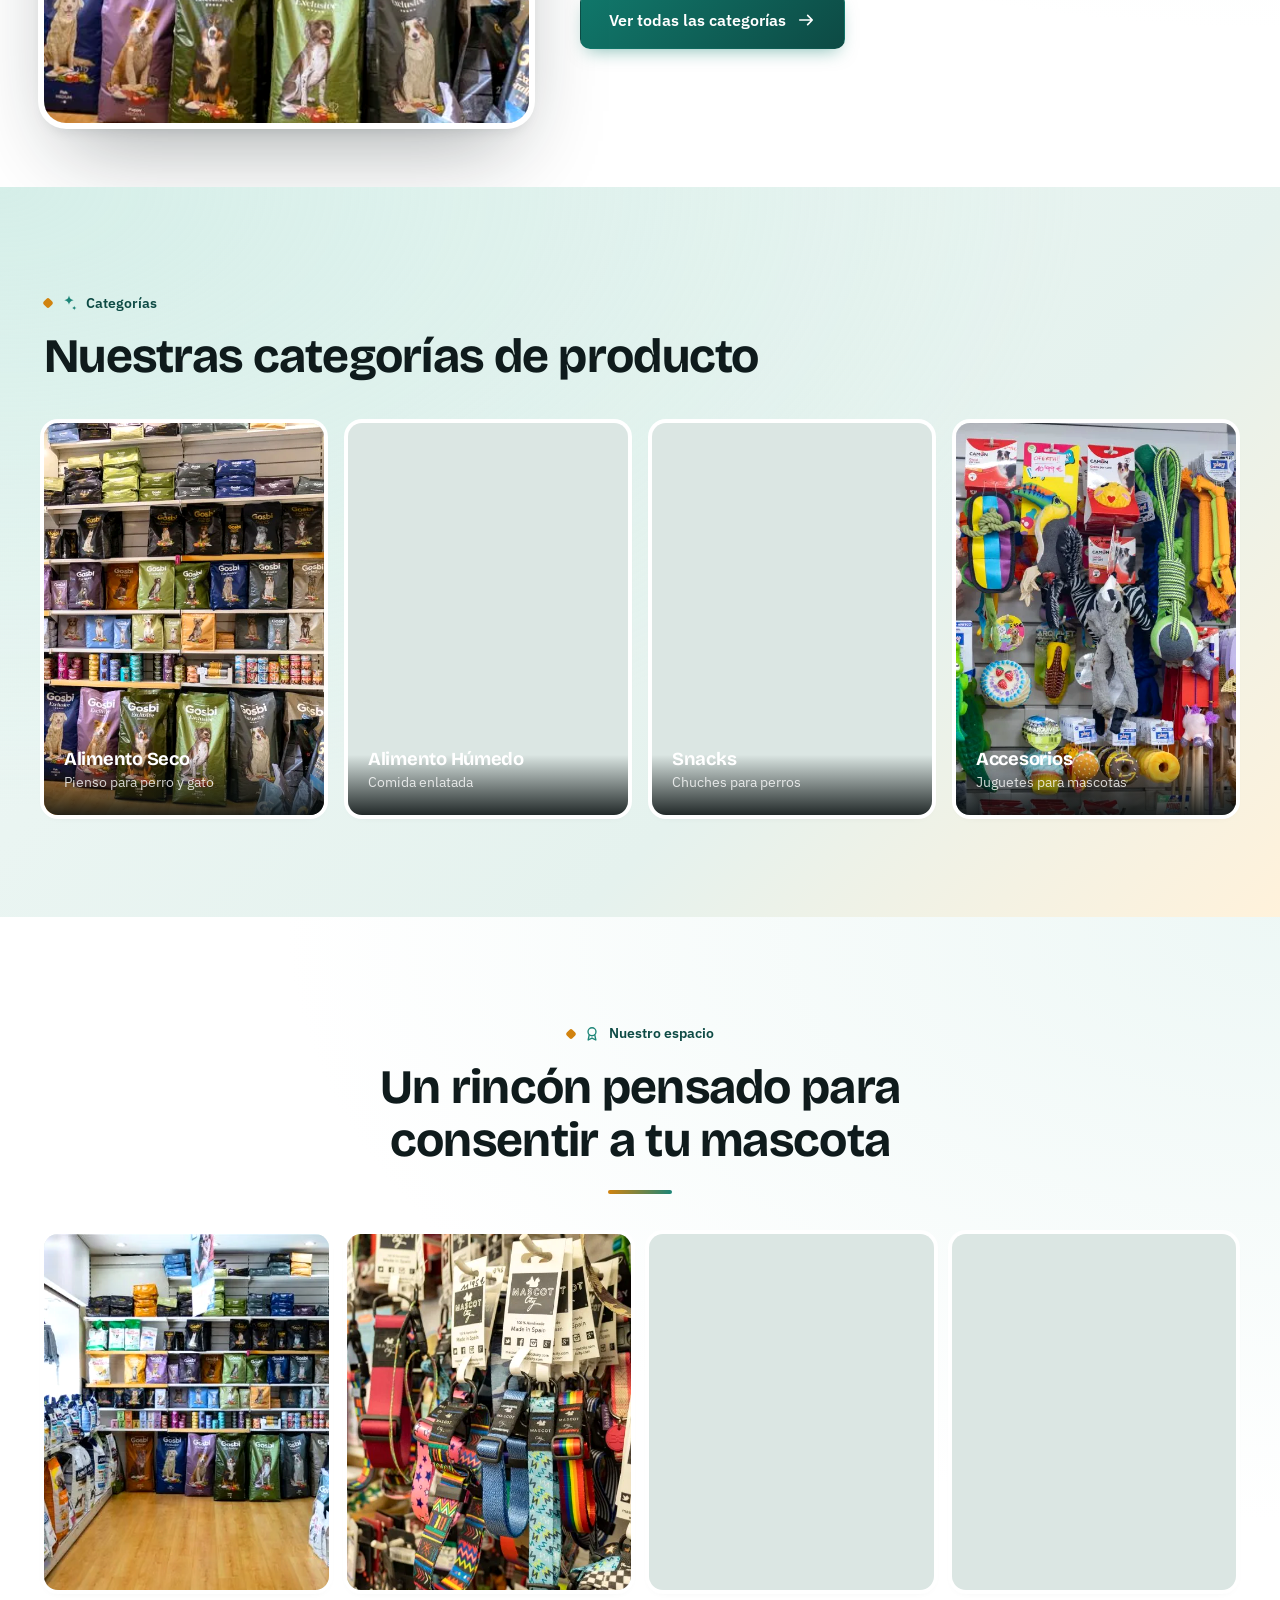
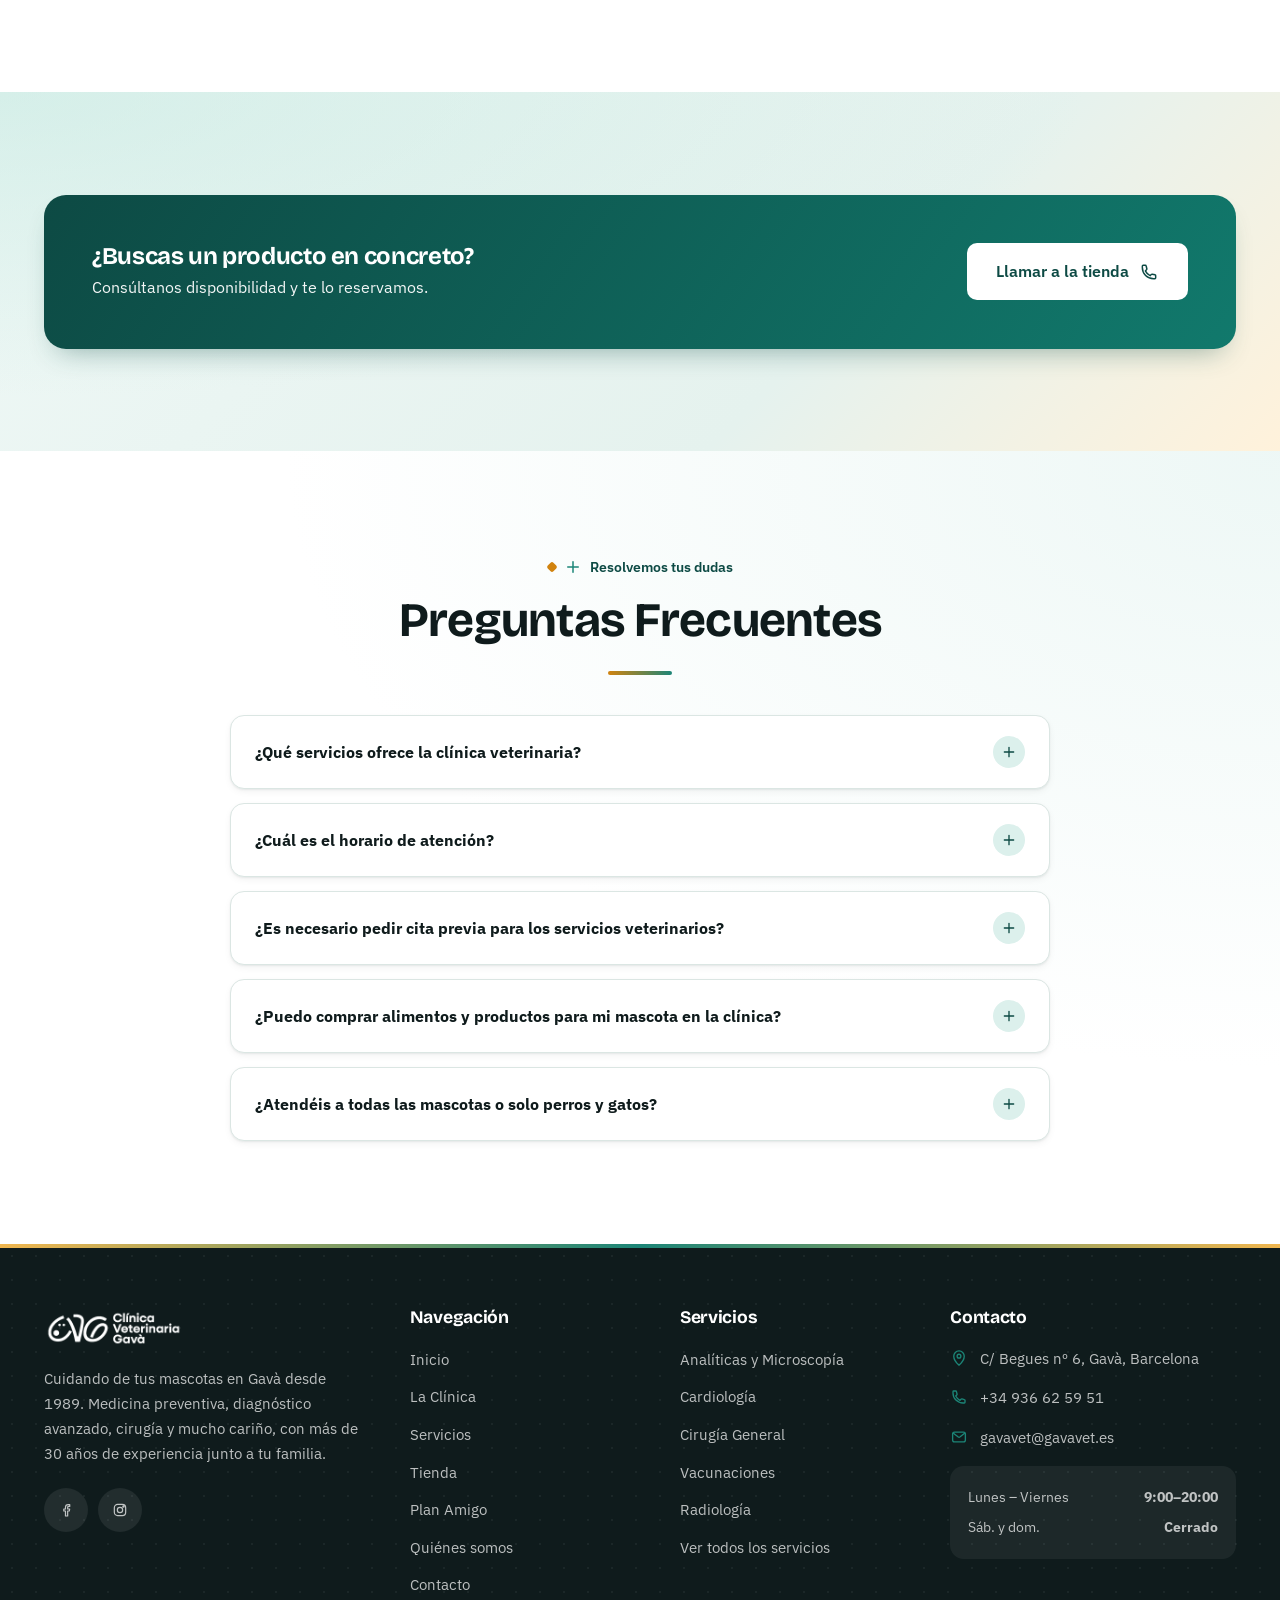
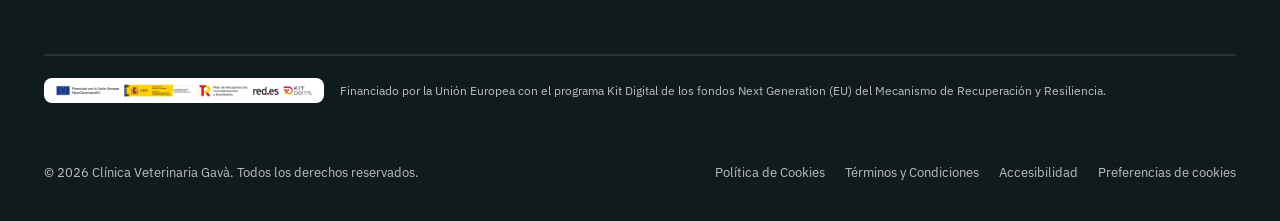
<file: tienda-para-mascotas.html>
<!DOCTYPE html>
<html lang="es">
<head>
<meta charset="UTF-8">
<script>document.documentElement.classList.add("js")</script>
<meta name="viewport" content="width=device-width, initial-scale=1.0">
<title>Tienda para Mascotas | Clínica Veterinaria Gavà</title>
<meta name="description" content="Alimento seco y húmedo, snacks, accesorios y juguetes para tu mascota. Visita nuestra tienda especializada en Gavà, con más de 30 años de experiencia.">
<link rel="canonical" href="https://cvg.torrecillas.cat/tienda-para-mascotas.html">
<meta property="og:type" content="website">
<meta property="og:url" content="https://cvg.torrecillas.cat/tienda-para-mascotas.html">
<meta property="og:title" content="Tienda para Mascotas | Clínica Veterinaria Gavà">
<meta property="og:description" content="Descubre una amplia selección de artículos para cuidar, consentir y mimar a tu mascota.">
<meta property="og:image" content="https://cvg.torrecillas.cat/assets/img/shop/tienda-estanterias.jpg">
<meta property="og:locale" content="es_ES">
<meta name="twitter:card" content="summary_large_image">
<link rel="icon" type="image/png" sizes="32x32" href="favicon-32.png">
<link rel="apple-touch-icon" href="apple-touch-icon.png">
<meta name="theme-color" content="#0f1b1c">
<link rel="preconnect" href="https://fonts.googleapis.com">
<link rel="preconnect" href="https://fonts.gstatic.com" crossorigin>
<link rel="stylesheet" href="https://fonts.googleapis.com/css2?family=Bricolage+Grotesque:wght@500;600;700;800&family=IBM+Plex+Sans:wght@400;500;600;700&display=swap">
<link rel="preload" as="image" href="assets/img/shop/tienda-interior.webp" type="image/webp" fetchpriority="high">
<link rel="stylesheet" href="assets/css/styles.min.css">
<script type="application/ld+json">
{
  "@context": "https://schema.org",
  "@type": "FAQPage",
  "mainEntity": [
    {
      "@type": "Question",
      "name": "¿Qué servicios ofrece la clínica veterinaria?",
      "acceptedAnswer": {
        "@type": "Answer",
        "text": "En nuestra clínica encontrarás atención médica para mascotas, vacunaciones, desparasitaciones, revisiones rutinarias, cirugías, servicios de diagnóstico (rayos X y análisis), asesoramiento nutricional y mucho más."
      }
    },
    {
      "@type": "Question",
      "name": "¿Cuál es el horario de atención?",
      "acceptedAnswer": {
        "@type": "Answer",
        "text": "Estamos abiertos de lunes a viernes de 9:00 a 20:00."
      }
    },
    {
      "@type": "Question",
      "name": "¿Es necesario pedir cita previa para los servicios veterinarios?",
      "acceptedAnswer": {
        "@type": "Answer",
        "text": "Recomendamos pedir cita para consultas regulares o tratamientos específicos. Llámanos al 936 62 59 51."
      }
    },
    {
      "@type": "Question",
      "name": "¿Puedo comprar alimentos y productos para mi mascota en la clínica?",
      "acceptedAnswer": {
        "@type": "Answer",
        "text": "Sí, contamos con una tienda especializada donde encontrarás alimentos de alta calidad, accesorios y productos recomendados por veterinarios para cuidar a tu mascota."
      }
    },
    {
      "@type": "Question",
      "name": "¿Atendéis a todas las mascotas o solo perros y gatos?",
      "acceptedAnswer": {
        "@type": "Answer",
        "text": "Aunque nuestros pacientes más comunes son perros y gatos, también ofrecemos servicios para pequeños animales como conejos, hurones, aves y algunos animales exóticos. Contáctanos para consultar sobre tu caso específico."
      }
    }
  ]
}
</script>
<script type="application/ld+json">
{
  "@context": "https://schema.org",
  "@type": "BreadcrumbList",
  "itemListElement": [
    {
      "@type": "ListItem",
      "position": 1,
      "name": "Inicio",
      "item": "https://cvg.torrecillas.cat/index.html"
    },
    {
      "@type": "ListItem",
      "position": 2,
      "name": "Tienda",
      "item": "https://cvg.torrecillas.cat/tienda-para-mascotas.html"
    }
  ]
}
</script>
</head>
<body>
<a class="visually-hidden" href="#main">Saltar al contenido</a>

<header class="site-header">
  <div class="header-topbar">
    <div class="container">
      <div class="topbar-links">
        <a href="tel:+34936625951"><svg width="15" height="15" aria-hidden="true"><use href="assets/icons.svg#i-phone"></use></svg> +34 936 62 59 51</a>
        <a href="mailto:gavavet@gavavet.es"><svg width="15" height="15" aria-hidden="true"><use href="assets/icons.svg#i-mail"></use></svg> gavavet@gavavet.es</a>
      </div>
      <div class="topbar-social">
        <a href="https://es-es.facebook.com/pages/category/Veterinarian/Clinica-Veterinaria-Gava-424392700956013/" target="_blank" rel="noopener" aria-label="Facebook"><svg aria-hidden="true"><use href="assets/icons.svg#i-facebook"></use></svg></a>
        <a href="https://www.instagram.com/clinicaveterinariagava/" target="_blank" rel="noopener" aria-label="Instagram"><svg aria-hidden="true"><use href="assets/icons.svg#i-instagram"></use></svg></a>
      </div>
    </div>
  </div>
  <nav class="navbar">
    <div class="container">
      <a href="index.html" class="brand"><img src="assets/img/logos/logo-color.png" alt="Clínica Veterinaria Gavà" width="176" height="50"></a>
      <div class="nav-links" id="nav-links">
        <a href="index.html">Inicio</a>
        <a href="la-clinica.html">La Clínica</a>
        <a href="servicios-veterinarios.html">Servicios</a>
        <a href="tienda-para-mascotas.html" class="is-active" aria-current="page">Tienda</a>
        <a href="plan-amigo.html">Plan Amigo</a>
        <a href="quienes-somos.html">Equipo</a>
        <a href="contactanos.html">Contacto</a>
      </div>
      <div class="header-cta">
        <a href="tel:+34936625951" class="header-phone">
          <span class="icon-badge"><svg width="18" height="18" aria-hidden="true"><use href="assets/icons.svg#i-phone"></use></svg></span>
          <span><small>Llámanos ahora</small>936 62 59 51</span>
        </a>
        <a href="contactanos.html" class="btn btn-primary btn-sm">Pedir cita <svg aria-hidden="true"><use href="assets/icons.svg#i-arrow-right"></use></svg></a>
        <button class="nav-toggle" aria-label="Abrir menú" aria-expanded="false" aria-controls="nav-links"><span></span></button>
      </div>
    </div>
  </nav>
</header>

<main id="main">

<section class="page-hero">
  <div class="hero-bg"><picture><source srcset="assets/img/shop/tienda-interior.webp" type="image/webp"><img src="assets/img/shop/tienda-interior.jpg" alt="Interior de la tienda para mascotas" width="1800" height="1200" fetchpriority="high"></picture></div>
  <div class="hero-shapes" aria-hidden="true">
    <svg width="128" height="128" style="top:15%; right:9%; opacity:.16" viewBox="0 0 24 24" aria-hidden="true"><use href="assets/icons.svg#i-paw" fill="#fff"></use></svg>
    <svg width="80" height="80" style="bottom:18%; left:20%; opacity:.13" viewBox="0 0 24 24" aria-hidden="true"><use href="assets/icons.svg#i-paw" fill="#fff"></use></svg>
  </div>
  <div class="container">
    <div class="breadcrumbs"><a href="index.html">Inicio</a> <svg width="14" height="14" aria-hidden="true"><use href="assets/icons.svg#i-chevron-right"></use></svg> <span>Tienda</span></div>
    <h1>Visita nuestra tienda</h1>
    <p class="lead">Descubre una amplia selección de artículos para cuidar, consentir y mimar a tu mascota: nutrición, higiene, estética, accesorios y juegos.</p>
  </div>
</section>

<section class="section-pad bg-surface">
  <div class="container">
    <div class="split">
      <div class="split-copy" data-reveal>
        <div class="eyebrow"><svg aria-hidden="true"><use href="assets/icons.svg#i-shop"></use></svg> Más de 30 años de experiencia</div>
        <h2>Todo lo que tu mascota necesita, en un solo lugar</h2>
        <p>Compartir tu vida con una mascota es una experiencia única y llena de alegría. Para que esa aventura sea aún más especial, es fundamental conocer y atender todas sus necesidades: nutrición, higiene, estética, accesorios y juegos, esenciales para su bienestar.</p>
        <p>En nuestra tienda encontrarás una amplia gama de productos y complementos diseñados para cubrir cada uno de estos aspectos, con una atención personalizada, actualizada y de confianza.</p>
        <a href="contactanos.html" class="btn btn-primary">Visítanos <svg aria-hidden="true"><use href="assets/icons.svg#i-arrow-right"></use></svg></a>
      </div>
      <div class="split-media" data-reveal>
        <picture><source srcset="assets/img/shop/tienda-pasillo.webp" type="image/webp"><img src="assets/img/shop/tienda-pasillo.jpg" alt="Estanterías de la tienda para mascotas" width="500" height="700" style="width:100%; height:auto; aspect-ratio:4/3; object-fit:cover;" loading="lazy" decoding="async"></picture>
      </div>
    </div>
  </div>
</section>

<section class="section-pad-sm bg-surface">
  <div class="container">
    <div class="service-spotlight" data-reveal>
      <div class="service-spotlight-media">
        <picture><source srcset="assets/img/shop/pienso.webp" type="image/webp"><img src="assets/img/shop/pienso.jpg" alt="Alimento premium para perro y gato" width="500" height="700" loading="lazy" decoding="async"></picture>
      </div>
      <div class="service-spotlight-body">
        <div class="eyebrow"><svg aria-hidden="true"><use href="assets/icons.svg#i-sparkle"></use></svg> Categoría destacada</div>
        <h2>Alimentación premium para cada etapa de su vida</h2>
        <p>Trabajamos con las mejores marcas para cubrir las necesidades nutricionales de tu mascota, desde cachorros hasta edades avanzadas, incluyendo dietas específicas.</p>
        <ul class="service-spotlight-points">
          <li><svg aria-hidden="true"><use href="assets/icons.svg#i-check-circle"></use></svg> Marcas veterinarias de confianza</li>
          <li><svg aria-hidden="true"><use href="assets/icons.svg#i-check-circle"></use></svg> Dietas por edad y necesidad</li>
          <li><svg aria-hidden="true"><use href="assets/icons.svg#i-check-circle"></use></svg> Asesoramiento personalizado</li>
        </ul>
        <a href="#categorias" class="btn btn-primary">Ver todas las categorías <svg aria-hidden="true"><use href="assets/icons.svg#i-arrow-right"></use></svg></a>
      </div>
    </div>
  </div>
</section>

<section class="section-pad bg-teal-50" id="categorias">
  <div class="container">
    <div class="section-head">
      <div class="eyebrow"><svg aria-hidden="true"><use href="assets/icons.svg#i-sparkle"></use></svg> Categorías</div>
      <h2>Nuestras categorías de producto</h2>
    </div>
    <div class="grid grid-4" data-reveal-group>
      <div class="shop-cat">
        <picture><source srcset="assets/img/shop/pienso.webp" type="image/webp"><img  src="assets/img/shop/pienso.jpg" alt="Alimento seco para perro" width="500" height="700" loading="lazy" decoding="async"></picture>
        <div class="label"><h3>Alimento Seco</h3><span style="font-size:.85rem; color:rgba(255,255,255,.8);">Pienso para perro y gato</span></div>
      </div>
      <div class="shop-cat">
        <picture><source srcset="assets/img/shop/humedo.webp" type="image/webp"><img  src="assets/img/shop/humedo.jpg" alt="Alimento húmedo en lata" width="500" height="700" loading="lazy" decoding="async"></picture>
        <div class="label"><h3>Alimento Húmedo</h3><span style="font-size:.85rem; color:rgba(255,255,255,.8);">Comida enlatada</span></div>
      </div>
      <div class="shop-cat">
        <picture><source srcset="assets/img/shop/snacks.webp" type="image/webp"><img  src="assets/img/shop/snacks.jpg" alt="Snacks y chuches para perros" width="500" height="700" loading="lazy" decoding="async"></picture>
        <div class="label"><h3>Snacks</h3><span style="font-size:.85rem; color:rgba(255,255,255,.8);">Chuches para perros</span></div>
      </div>
      <div class="shop-cat">
        <picture><source srcset="assets/img/shop/juguetes.webp" type="image/webp"><img  src="assets/img/shop/juguetes.jpg" alt="Juguetes para mascotas" width="500" height="700" loading="lazy" decoding="async"></picture>
        <div class="label"><h3>Accesorios</h3><span style="font-size:.85rem; color:rgba(255,255,255,.8);">Juguetes para mascotas</span></div>
      </div>
    </div>
  </div>
</section>

<section class="section-pad bg-surface">
  <div class="container">
    <div class="section-head centered">
      <div class="eyebrow"><svg aria-hidden="true"><use href="assets/icons.svg#i-award"></use></svg> Nuestro espacio</div>
      <h2>Un rincón pensado para consentir a tu mascota</h2>
    </div>
    <div class="shop-gallery" data-reveal>
      <picture><source srcset="assets/img/shop/tienda-estanterias.webp" type="image/webp"><img  src="assets/img/shop/tienda-estanterias.jpg" alt="Estanterías de la tienda" width="750" height="500" loading="lazy" decoding="async"></picture>
      <picture><source srcset="assets/img/shop/tienda-collares.webp" type="image/webp"><img  src="assets/img/shop/tienda-collares.jpg" alt="Collares y correas" width="500" height="700" loading="lazy" decoding="async"></picture>
      <picture><source srcset="assets/img/shop/tienda-snacks.webp" type="image/webp"><img  src="assets/img/shop/tienda-snacks.jpg" alt="Expositor de snacks" width="500" height="700" loading="lazy" decoding="async"></picture>
      <picture><source srcset="assets/img/shop/tienda-recepcion.webp" type="image/webp"><img  src="assets/img/shop/tienda-recepcion.jpg" alt="Recepción y mostrador de la tienda" width="500" height="700" loading="lazy" decoding="async"></picture>
    </div>
  </div>
</section>

<section class="section-pad bg-teal-50">
  <div class="container">
    <div class="cta-strip">
      <div>
        <h3>¿Buscas un producto en concreto?</h3>
        <p>Consúltanos disponibilidad y te lo reservamos.</p>
      </div>
      <a href="tel:+34936625951" class="btn" style="background:#fff; color:var(--teal-700);">Llamar a la tienda <svg aria-hidden="true"><use href="assets/icons.svg#i-phone"></use></svg></a>
    </div>
  </div>
</section>

<section class="section-pad bg-surface">
  <div class="container">
    <div class="section-head centered">
      <div class="eyebrow"><svg aria-hidden="true"><use href="assets/icons.svg#i-plus"></use></svg> Resolvemos tus dudas</div>
      <h2>Preguntas Frecuentes</h2>
    </div>
    <div class="faq-list">
      <div class="faq-item">
        <button class="faq-question" aria-expanded="false">¿Qué servicios ofrece la clínica veterinaria?<span class="plus"><svg aria-hidden="true"><use href="assets/icons.svg#i-plus"></use></svg></span></button>
        <div class="faq-answer"><div class="faq-answer-inner">En nuestra clínica encontrarás atención médica para mascotas, vacunaciones, desparasitaciones, revisiones rutinarias, cirugías, servicios de diagnóstico (rayos X y análisis), asesoramiento nutricional y mucho más.</div></div>
      </div>
      <div class="faq-item">
        <button class="faq-question" aria-expanded="false">¿Cuál es el horario de atención?<span class="plus"><svg aria-hidden="true"><use href="assets/icons.svg#i-plus"></use></svg></span></button>
        <div class="faq-answer"><div class="faq-answer-inner">Estamos abiertos de lunes a viernes de 9:00 a 20:00.</div></div>
      </div>
      <div class="faq-item">
        <button class="faq-question" aria-expanded="false">¿Es necesario pedir cita previa para los servicios veterinarios?<span class="plus"><svg aria-hidden="true"><use href="assets/icons.svg#i-plus"></use></svg></span></button>
        <div class="faq-answer"><div class="faq-answer-inner">Recomendamos pedir cita para consultas regulares o tratamientos específicos. Llámanos al 936 62 59 51.</div></div>
      </div>
      <div class="faq-item">
        <button class="faq-question" aria-expanded="false">¿Puedo comprar alimentos y productos para mi mascota en la clínica?<span class="plus"><svg aria-hidden="true"><use href="assets/icons.svg#i-plus"></use></svg></span></button>
        <div class="faq-answer"><div class="faq-answer-inner">Sí, contamos con una tienda especializada donde encontrarás alimentos de alta calidad, accesorios y productos recomendados por veterinarios para cuidar a tu mascota.</div></div>
      </div>
      <div class="faq-item">
        <button class="faq-question" aria-expanded="false">¿Atendéis a todas las mascotas o solo perros y gatos?<span class="plus"><svg aria-hidden="true"><use href="assets/icons.svg#i-plus"></use></svg></span></button>
        <div class="faq-answer"><div class="faq-answer-inner">Aunque nuestros pacientes más comunes son perros y gatos, también ofrecemos servicios para pequeños animales como conejos, hurones, aves y algunos animales exóticos. Contáctanos para consultar sobre tu caso específico.</div></div>
      </div>
    </div>
  </div>
</section>

</main>

<footer class="site-footer">
  <div class="container">
    <div class="footer-top">
      <div class="footer-brand">
        <img  src="assets/img/logos/logo-color.png" alt="Clínica Veterinaria Gavà" style="filter:brightness(0) invert(1);" width="600" height="172" loading="lazy" decoding="async">
        <p>Cuidando de tus mascotas en Gavà desde 1989. Medicina preventiva, diagnóstico avanzado, cirugía y mucho cariño, con más de 30 años de experiencia junto a tu familia.</p>
        <div class="footer-social">
          <a href="https://es-es.facebook.com/pages/category/Veterinarian/Clinica-Veterinaria-Gava-424392700956013/" target="_blank" rel="noopener" aria-label="Facebook"><svg aria-hidden="true"><use href="assets/icons.svg#i-facebook"></use></svg></a>
          <a href="https://www.instagram.com/clinicaveterinariagava/" target="_blank" rel="noopener" aria-label="Instagram"><svg aria-hidden="true"><use href="assets/icons.svg#i-instagram"></use></svg></a>
        </div>
      </div>
      <div class="footer-col">
        <h3>Navegación</h3>
        <ul>
          <li><a href="index.html">Inicio</a></li>
          <li><a href="la-clinica.html">La Clínica</a></li>
          <li><a href="servicios-veterinarios.html">Servicios</a></li>
          <li><a href="tienda-para-mascotas.html">Tienda</a></li>
          <li><a href="plan-amigo.html">Plan Amigo</a></li>
          <li><a href="quienes-somos.html">Quiénes somos</a></li>
          <li><a href="contactanos.html">Contacto</a></li>
        </ul>
      </div>
      <div class="footer-col">
        <h3>Servicios</h3>
        <ul>
          <li><a href="servicios-veterinarios.html#analiticas">Analíticas y Microscopía</a></li>
          <li><a href="servicios-veterinarios.html#cardiologia">Cardiología</a></li>
          <li><a href="servicios-veterinarios.html#cirugia">Cirugía General</a></li>
          <li><a href="servicios-veterinarios.html#vacunaciones">Vacunaciones</a></li>
          <li><a href="servicios-veterinarios.html#radiologia">Radiología</a></li>
          <li><a href="servicios-veterinarios.html">Ver todos los servicios</a></li>
        </ul>
      </div>
      <div class="footer-col">
        <h3>Contacto</h3>
        <div class="footer-contact-item"><svg aria-hidden="true"><use href="assets/icons.svg#i-pin"></use></svg><span>C/ Begues nº 6, Gavà, Barcelona</span></div>
        <div class="footer-contact-item"><svg aria-hidden="true"><use href="assets/icons.svg#i-phone"></use></svg><a href="tel:+34936625951">+34 936 62 59 51</a></div>
        <div class="footer-contact-item"><svg aria-hidden="true"><use href="assets/icons.svg#i-mail"></use></svg><a href="mailto:gavavet@gavavet.es">gavavet@gavavet.es</a></div>
        <div class="footer-hours">
          <div><span>Lunes – Viernes</span><strong>9:00–20:00</strong></div>
          <div><span>Sáb. y dom.</span><strong>Cerrado</strong></div>
        </div>
      </div>
    </div>
    <div class="footer-kit">
      <picture><source srcset="assets/img/photos/kit-digital.webp" type="image/webp"><img  src="assets/img/photos/kit-digital.jpg" alt="Logotipos Unión Europea, red.es, Gobierno de España y Kit Digital" width="1200" height="69" loading="lazy" decoding="async"></picture>
      <span>Financiado por la Unión Europea con el programa Kit Digital de los fondos Next Generation (EU) del Mecanismo de Recuperación y Resiliencia.</span>
    </div>
    <div class="footer-bottom">
      <span>© <span data-year></span> Clínica Veterinaria Gavà. Todos los derechos reservados.</span>
      <div class="footer-bottom-links">
        <a href="politica-cookies.html">Política de Cookies</a>
        <a href="terminos-y-condiciones.html">Términos y Condiciones</a>
        <a href="accesibilidad.html">Accesibilidad</a>
        <button type="button" class="footer-cookie-link" id="cookie-reopen-btn">Preferencias de cookies</button>
      </div>
    </div>
  </div>
</footer>

<div class="float-actions">  <button class="float-btn top" aria-label="Volver arriba"><svg class="progress-ring" viewBox="0 0 56 56" aria-hidden="true"><circle class="progress-ring-track" cx="28" cy="28" r="26.5"></circle><circle class="progress-ring-fill" cx="28" cy="28" r="26.5"></circle></svg><svg style="transform:rotate(-90deg)" aria-hidden="true"><use href="assets/icons.svg#i-arrow-right"></use></svg></button>
</div>

<div class="cookie-banner" id="cookie-banner" role="dialog" aria-live="polite" aria-label="Aviso de cookies" hidden>
  <div class="cookie-banner-inner">
    <div class="cookie-banner-text">
      <strong>Usamos cookies</strong>
      <p>Usamos cookies propias necesarias para el funcionamiento de la web y, si lo aceptas, contenido externo de Google Maps para mostrarte nuestra ubicación. Puedes cambiar tu decisión cuando quieras desde “Preferencias de cookies” al pie de página. <a href="politica-cookies.html">Más información</a>.</p>
    </div>
    <div class="cookie-banner-actions">
      <button type="button" class="btn btn-outline btn-sm" id="cookie-prefs-btn" aria-expanded="false" aria-controls="cookie-prefs-panel">Preferencias</button>
      <button type="button" class="btn btn-outline btn-sm" id="cookie-reject-btn">Rechazar</button>
      <button type="button" class="btn btn-primary btn-sm" id="cookie-accept-btn">Aceptar todo</button>
    </div>
  </div>
  <div class="cookie-prefs-panel" id="cookie-prefs-panel" hidden>
    <div class="cookie-prefs-panel-inner">
      <div class="cookie-pref-row">
        <div><strong>Necesarias</strong><span>Imprescindibles para el funcionamiento del sitio y para recordar tu elección de cookies. Siempre activas.</span></div>
        <input type="checkbox" checked disabled aria-label="Cookies necesarias, siempre activas">
      </div>
      <div class="cookie-pref-row">
        <div><strong>Contenido externo (Google Maps)</strong><span>Permite mostrar el mapa de nuestra ubicación incrustado desde Google Maps, que puede establecer sus propias cookies.</span></div>
        <input type="checkbox" id="cookie-pref-maps" aria-label="Permitir contenido externo de Google Maps">
      </div>
      <button type="button" class="btn btn-primary btn-sm" id="cookie-save-prefs-btn">Guardar preferencias</button>
    </div>
  </div>
</div>
<script src="assets/js/main.min.js"></script>
</body>
</html>
</file>
<file: assets/css/styles.min.css>
:root{--teal:#1c8577;--teal-700:#0d4a44;--teal-800:#082e2a;--teal-100:#dcf0ec;--teal-50:#eff8f6;--navy:#2c3438;--navy-deep:#0f1b1c;--ink:#101817;--gold:#d1830f;--gold-600:#b06e0c;--gold-700:#8a560a;--coral:#3d6a86;--coral-700:#274a61;--bg:#f8f7f2;--surface:#ffffff;--surface-blue:#f3f6f3;--border:#dbe6e3;--muted:#526062;--muted-2:#465153;--font-head:'Bricolage Grotesque', 'Arial Narrow', sans-serif;--font-body:'IBM Plex Sans', system-ui, sans-serif;--container:1240px;--radius-sm:10px;--radius-md:14px;--radius-lg:22px;--radius-full:999px;--shadow-sm:0 1px 2px rgba(15,27,28,.06), 0 3px 10px -3px rgba(15,27,28,.10);--shadow-md:0 3px 8px -2px rgba(15,27,28,.12), 0 20px 42px -14px rgba(15,27,28,.24);--shadow-lg:0 8px 16px -4px rgba(15,27,28,.16), 0 40px 84px -22px rgba(15,27,28,.38);--shadow-teal:0 8px 18px -6px rgba(13,74,68,.4), 0 22px 46px -16px rgba(13,74,68,.5);--ease:cubic-bezier(.22,1,.36,1);}*,*::before,*::after{box-sizing:border-box;}html{scroll-behavior:smooth;scroll-padding-top:96px;overflow-x:clip;}@media (prefers-reduced-motion: reduce){html{scroll-behavior:auto;}*,*::before,*::after{animation-duration:.001ms !important;animation-iteration-count:1 !important;transition-duration:.001ms !important;scroll-behavior:auto !important;}}body{margin:0;font-family:var(--font-body);color:var(--ink);background:var(--bg);line-height:1.6;-webkit-font-smoothing:antialiased;scrollbar-color:var(--teal-700) var(--bg);cursor:url("data:image/svg+xml,%3Csvg%20xmlns%3D%22http%3A//www.w3.org/2000/svg%22%20width%3D%2232%22%20height%3D%2232%22%20viewBox%3D%220%200%2024%2024%22%3E%3Cg%20fill%3D%22%230f1b1c%22%20stroke%3D%22%23ffffff%22%20stroke-width%3D%221%22%3E%3Ccircle%20cx%3D%226.5%22%20cy%3D%2210%22%20r%3D%221.9%22/%3E%3Ccircle%20cx%3D%2210.7%22%20cy%3D%226.6%22%20r%3D%222%22/%3E%3Ccircle%20cx%3D%2215.3%22%20cy%3D%226.6%22%20r%3D%222%22/%3E%3Ccircle%20cx%3D%2219.5%22%20cy%3D%2210%22%20r%3D%221.9%22/%3E%3Cpath%20d%3D%22M12.9%2011.4c2.6%200%205.6%202.3%205.6%205.1%200%201.8-1.4%202.9-3.1%202.9-1.2%200-1.9-.6-3-.6s-1.8.6-3%20.6c-1.7%200-3.1-1.1-3.1-2.9%200-2.8%203-5.1%205.6-5.1Z%22/%3E%3C/g%3E%3C/svg%3E") 16 16, auto;}::selection{background:var(--teal-700);color:#fff;}::-webkit-scrollbar{width:12px;height:12px;}::-webkit-scrollbar-track{background:var(--bg);}::-webkit-scrollbar-thumb{background:var(--teal-700);border-radius:var(--radius-full);border:3px solid var(--bg);}::-webkit-scrollbar-thumb:hover{background:var(--teal-800);}img{max-width:100%;display:block;}picture img{filter:saturate(1.08) contrast(1.03) brightness(1.01);}a{color:inherit;text-decoration:none;}a[href],button,[role="button"]{cursor:inherit;}ul{list-style:none;margin:0;padding:0;}button{font:inherit;}input,textarea,select{font:inherit;}h1,h2,h3,h4{font-family:var(--font-head);font-weight:700;line-height:1.1;margin:0;color:var(--navy-deep);text-wrap:balance;letter-spacing:-.015em;}p{margin:0;}svg{display:block;}.container{width:100%;max-width:var(--container);margin-inline:auto;padding-inline:24px;}section{position:relative;overflow:hidden;}.visually-hidden{position:absolute;width:1px;height:1px;padding:0;margin:-1px;overflow:hidden;clip:rect(0,0,0,0);white-space:nowrap;border:0;}.text-center{text-align:center;}.eyebrow{display:inline-flex;align-items:center;gap:10px;font-weight:600;font-size:.98rem;color:var(--teal-700);margin-bottom:16px;}.eyebrow::before{content:'';width:9px;height:9px;border-radius:3px;background:var(--gold);flex-shrink:0;transform:rotate(45deg);}.eyebrow svg{width:18px;height:18px;color:var(--teal);flex-shrink:0;}.ico svg{width:22px;height:22px;}.eyebrow.on-dark{color:#eaf4f2;}.eyebrow.on-dark::before{background:var(--gold);}.eyebrow.on-dark svg{color:var(--gold);}.section-head{max-width:720px;margin-bottom:48px;}.section-head.centered{margin-inline:auto;text-align:center;}.section-head h2{font-size:clamp(1.9rem, 1.2rem + 2.4vw, 3rem);}.section-head p{margin-top:14px;font-size:1.08rem;color:var(--muted);}.section-pad{padding-block:clamp(64px, 8vw, 112px);}.section-pad-sm{padding-block:clamp(40px, 5vw, 64px);}.bg-surface{background:var(--surface-blue);background-image:radial-gradient(circle, rgba(13,74,68,.07) 1px, transparent 1.4px);background-size:24px 24px;}.bg-teal-50{background:var(--teal-50);background-image:radial-gradient(circle, rgba(13,74,68,.06) 1px, transparent 1.4px);background-size:24px 24px;}.bg-navy{background:var(--navy-deep);color:#fff;}.bg-navy .section-head p{color:rgba(255,255,255,.72);}.bg-navy h2, .bg-navy h3{color:#fff;}.bg-navy::before, .bg-navy::after{content:'';position:absolute;inset-inline:0;height:50px;pointer-events:none;z-index:1;}.bg-navy::before{top:0;background:linear-gradient(180deg, var(--bg), transparent);}.bg-navy::after{bottom:0;background:linear-gradient(0deg, var(--bg), transparent);}.blob{position:absolute;border-radius:50%;filter:blur(70px);opacity:.35;z-index:0;pointer-events:none;}.section-pad > .container{position:relative;z-index:1;}.btn{display:inline-flex;align-items:center;justify-content:center;gap:10px;padding:15px 28px;border-radius:var(--radius-sm);font-weight:600;font-size:.98rem;border:1.5px solid transparent;transition:transform .3s var(--ease), box-shadow .3s var(--ease), background .3s var(--ease), color .3s var(--ease), border-color .3s var(--ease);white-space:nowrap;}.btn svg{width:20px;height:20px;flex-shrink:0;transition:transform .3s var(--ease);}.btn:hover svg{transform:translateX(3px);}.btn-primary{background:var(--teal-700);color:#fff;box-shadow:inset 0 1px 0 rgba(255,255,255,.14), var(--shadow-teal);}.btn-primary:hover{background:var(--teal-800);transform:translateY(-2px);box-shadow:inset 0 1px 0 rgba(255,255,255,.14), 0 14px 30px -8px rgba(13,74,68,.55), 0 30px 60px -18px rgba(13,74,68,.5);}.btn-ghost{background:rgba(255,255,255,.12);color:#fff;border-color:rgba(255,255,255,.55);backdrop-filter:blur(6px);}.btn-ghost:hover{background:#fff;color:var(--navy-deep);border-color:#fff;transform:translateY(-2px);}.btn-outline{background:transparent;color:var(--navy-deep);border-color:var(--border);}.btn-outline:hover{border-color:var(--teal-700);color:var(--teal-700);transform:translateY(-2px);}.btn-gold{background:var(--gold);color:var(--navy-deep);box-shadow:inset 0 1px 0 rgba(255,255,255,.25), 0 16px 32px -14px rgba(209,131,15,.6);}.btn-gold:hover{background:var(--gold-600);transform:translateY(-2px);}.btn-sm{padding:11px 20px;font-size:.88rem;}.btn-block{width:100%;}.btn:active{transform:scale(.97) !important;transition-duration:.1s !important;}.site-header{position:fixed;inset-inline:0;top:0;z-index:1000;padding-block:10px;transition:background .35s var(--ease), box-shadow .35s var(--ease), padding .35s var(--ease);}.header-topbar{background:var(--navy-deep);color:rgba(255,255,255,.85);font-size:.82rem;overflow:hidden;max-height:40px;transition:max-height .35s var(--ease), opacity .35s var(--ease);}.header-topbar .container{display:flex;justify-content:space-between;align-items:center;padding-block:8px;gap:12px;}.topbar-links{display:flex;gap:20px;align-items:center;min-width:0;}.topbar-links a{display:inline-flex;align-items:center;gap:6px;transition:color .2s;white-space:nowrap;}.topbar-links a:hover{color:var(--gold);}.topbar-links svg{width:15px;height:15px;}.topbar-social{display:flex;gap:12px;}.topbar-social a{width:26px;height:26px;display:grid;place-items:center;background:rgba(255,255,255,.1);border-radius:50%;transition:background .2s, transform .2s;}.topbar-social a:hover{background:var(--teal-700);color:#fff;transform:translateY(-2px) scale(1.1);}.topbar-social svg{width:13px;height:13px;}.site-header.is-scrolled .header-topbar{max-height:0;opacity:0;}.site-header.is-scrolled{padding-block:0;}.navbar{background:rgba(238,247,245,.9);backdrop-filter:blur(12px) saturate(140%);-webkit-backdrop-filter:blur(12px) saturate(140%);border-radius:var(--radius-md);border:1px solid rgba(15,27,28,.06);box-shadow:var(--shadow-md);transition:border-radius .35s var(--ease), background .35s var(--ease);}.site-header.is-scrolled .navbar{background:rgba(238,247,245,.98);}.navbar .container{display:flex;align-items:center;justify-content:space-between;gap:20px;padding-block:10px;}.brand{display:flex;align-items:center;gap:10px;flex-shrink:0;}.brand img{height:38px;width:auto;transition:transform .3s var(--ease);}.brand:hover img{transform:scale(1.05);}.nav-links{display:flex;align-items:center;gap:2px;}.nav-links a{position:relative;padding:10px 16px;border-radius:var(--radius-sm);font-weight:600;font-size:.95rem;color:var(--navy-deep);transition:background .25s, color .25s;}.nav-links a:hover{background:var(--teal-100);color:var(--teal-700);}.nav-links a.is-active{background:var(--teal-700);color:#fff;}.header-cta{display:flex;align-items:center;gap:14px;flex-shrink:0;}.header-phone{display:flex;align-items:center;gap:10px;font-weight:700;color:var(--navy-deep);font-size:.95rem;font-variant-numeric:tabular-nums;}.header-phone .icon-badge{width:38px;height:38px;border-radius:50%;background:var(--teal-100);color:var(--teal-700);display:grid;place-items:center;}.header-phone .icon-badge svg{width:18px;height:18px;}.header-phone small{display:block;font-weight:500;color:var(--muted-2);font-size:.72rem;}.nav-toggle{display:none;width:46px;height:46px;border-radius:50%;border:0;background:var(--teal-100);align-items:center;justify-content:center;flex-shrink:0;}.nav-toggle span, .nav-toggle span::before, .nav-toggle span::after{content:'';display:block;width:20px;height:2px;background:var(--navy-deep);border-radius:2px;position:relative;transition:transform .3s var(--ease), opacity .3s var(--ease), background .3s;}.nav-toggle span::before{position:absolute;top:-6px;}.nav-toggle span::after{position:absolute;top:6px;}.nav-toggle[aria-expanded="true"] span{background:transparent;}.nav-toggle[aria-expanded="true"] span::before{transform:translateY(6px) rotate(45deg);}.nav-toggle[aria-expanded="true"] span::after{transform:translateY(-6px) rotate(-45deg);}@media (max-width:960px){.nav-links{position:fixed;inset:96px 16px auto 16px;z-index:999;background:var(--surface);border-radius:var(--radius-md);box-shadow:var(--shadow-lg);flex-direction:column;align-items:stretch;padding:14px;transform:translateY(-16px) scale(.98);opacity:0;visibility:hidden;transition:transform .3s var(--ease), opacity .3s var(--ease), visibility .3s;}.nav-links.is-open{transform:translateY(0) scale(1);opacity:1;visibility:visible;}.nav-links a{padding:14px 18px;font-size:1.02rem;}.header-phone span{display:none;}.nav-toggle{display:inline-flex;}.header-cta .btn-primary{display:none;}}@media (max-width:640px){.header-phone{display:none;}.hero-shapes{display:none;}}@media (max-width:480px){.topbar-links a:last-child{display:none;}}.hero{position:relative;color:#fff;overflow:hidden;padding-top:170px;padding-bottom:120px;isolation:isolate;}.hero::after, .page-hero::after{content:'';position:absolute;inset:auto 0 0 0;height:min(160px, 40%);z-index:1;pointer-events:none;background:linear-gradient(180deg, transparent, var(--bg));opacity:var(--hero-fade, 0);}.hero-bg{position:absolute;inset:0;z-index:-2;overflow:hidden;}.hero-bg img{width:100%;height:100%;object-fit:cover;transform:scale(1.06) translateY(var(--parallax, 0px));will-change:transform;}.hero-bg::after{content:'';position:absolute;inset:0;background:radial-gradient(circle, rgba(255,255,255,.05) 1px, transparent 1.4px) 0 0/26px 26px,
    linear-gradient(180deg, rgba(9,17,17,.92) 0%, rgba(9,25,24,.72) 45%, rgba(8,16,16,.95) 100%);}.hero-shapes{position:absolute;inset:0;z-index:-1;pointer-events:none;}.hero-shapes svg{position:absolute;transform:translateY(calc(var(--parallax, 0px) * -1.7));will-change:transform;}.hero-inner{display:grid;grid-template-columns:1.15fr .85fr;gap:56px;align-items:center;}.hero-kicker{display:flex;align-items:center;gap:10px;font-weight:600;color:var(--gold);font-size:1rem;margin-bottom:20px;}.hero-kicker::before{content:'';width:9px;height:9px;border-radius:3px;background:var(--gold);transform:rotate(45deg);flex-shrink:0;}.hero-kicker svg{width:18px;height:18px;flex-shrink:0;}.hero h1{font-size:clamp(2.6rem, 1.7rem + 3.8vw, 4.6rem);color:#fff;}.hero h1 em{font-style:normal;color:var(--gold);position:relative;}.hero p.lead{margin-top:22px;font-size:1.15rem;max-width:560px;color:rgba(255,255,255,.85);}.hero-actions{display:flex;flex-wrap:wrap;gap:16px;margin-top:36px;}.hero-trust{display:flex;flex-wrap:wrap;gap:28px;margin-top:52px;padding-top:32px;border-top:1px solid rgba(255,255,255,.18);}.hero-trust .item{display:flex;align-items:center;gap:12px;}.hero-trust .item .num{font-family:var(--font-head);font-size:1.7rem;font-weight:700;color:#fff;}.hero-trust .item small{display:block;color:rgba(255,255,255,.68);font-size:.8rem;}.hero-card{position:relative;isolation:isolate;box-shadow:0 0 0 5px var(--surface), var(--shadow-lg);aspect-ratio:1800/1199;transform:rotate(2deg);border-radius:var(--radius-lg);background:var(--border);}.hero-card::before{content:'';position:absolute;inset:-24px;z-index:-1;border-radius:32px;background-image:var(--photo-url);background-size:cover;background-position:center;filter:blur(28px) saturate(1.3);opacity:.45;transform:scale(1.06) rotate(-2deg);}.hero-card::after{content:'';position:absolute;inset:0;z-index:-2;border-radius:var(--radius-lg);background:linear-gradient(135deg, var(--gold), var(--gold-700));transform:rotate(-7deg) translate(14px, 16px);}.hero-card picture{display:block;width:100%;height:100%;overflow:hidden;border-radius:var(--radius-lg);}.hero-card img{width:100%;height:100%;object-fit:cover;transition:transform .6s var(--ease);}.hero-card:hover img{transform:scale(1.05);}.hero-float{position:absolute;background:var(--surface);color:var(--navy-deep);border-radius:var(--radius-md);padding:16px 20px;box-shadow:var(--shadow-lg);display:flex;align-items:center;gap:14px;transform:rotate(-2deg);animation:floaty 5s ease-in-out infinite;}.hero-float.f1{bottom:100%;left:28px;margin-bottom:28px;}.hero-float.f2{top:100%;right:28px;margin-top:28px;animation-delay:1.2s;}.badge-icon{position:relative;flex-shrink:0;width:44px;height:44px;border-radius:var(--radius-sm);display:grid;place-items:center;background:var(--bi-bg);color:var(--bi-fg);border:1.5px solid var(--bi-ring);box-shadow:inset 0 -2px 4px rgba(0,0,0,.05);}.badge-icon svg{width:20px;height:20px;}.badge-icon.bi-gold{--bi-bg:#faecd3;--bi-fg:#8a560a;--bi-ring:#edcd93;}.badge-icon.bi-teal{--bi-bg:#dcf0ec;--bi-fg:#0d4a44;--bi-ring:#aedcd2;}.badge-icon.bi-coral{--bi-bg:#dfe9ef;--bi-fg:#274a61;--bi-ring:#b7cdda;}.hero-float strong{display:block;font-size:.95rem;font-family:var(--font-head);font-weight:700;}.hero-float span{font-size:.78rem;color:var(--muted);}@keyframes floaty{0%,100%{transform:translateY(0) rotate(-2deg);}50%{transform:translateY(-12px) rotate(0deg);}}@media (max-width:960px){.hero-inner{grid-template-columns:1fr;text-align:center;}.hero p.lead{margin-inline:auto;}.hero-actions{justify-content:center;}.hero-trust{justify-content:center;}.hero-card{max-width:420px;margin-inline:auto;transform:none;}.hero-card::after{transform:rotate(-4deg) translate(10px,10px);}.hero-float{display:none;}}.page-hero{position:relative;color:#fff;padding-top:168px;padding-bottom:88px;overflow:hidden;isolation:isolate;min-height:clamp(480px, 58vw, 760px);display:flex;align-items:center;}.page-hero .hero-bg img{transform:scale(1.08) translateY(var(--parallax, 0px));}.page-hero .container{position:relative;width:100%;}.breadcrumbs{display:flex;align-items:center;gap:8px;font-size:.85rem;color:rgba(255,255,255,.7);margin-bottom:18px;}.breadcrumbs a:hover{color:#fff;}.page-hero h1{font-size:clamp(2.2rem, 1.5rem + 2.8vw, 3.6rem);color:#fff;max-width:820px;}.page-hero p.lead{margin-top:18px;max-width:640px;color:rgba(255,255,255,.85);font-size:1.08rem;}@media (max-width:640px){.page-hero{min-height:420px;padding-top:130px;padding-bottom:56px;}}.service-subnav{position:sticky;top:69px;z-index:50;background:rgba(239,244,243,.92);backdrop-filter:blur(10px) saturate(140%);-webkit-backdrop-filter:blur(10px) saturate(140%);border-bottom:1px solid var(--border);}.service-subnav-inner{display:flex;gap:10px;overflow-x:auto;padding-block:14px;scrollbar-width:none;}.service-subnav-inner::-webkit-scrollbar{display:none;}.service-subnav a{flex-shrink:0;padding:9px 20px;border-radius:var(--radius-full);font-weight:700;font-size:.88rem;color:var(--muted-2);background:var(--surface);border:1.5px solid var(--border);transition:background .25s var(--ease), color .25s var(--ease), border-color .25s var(--ease);}.service-subnav a:hover{border-color:var(--teal);}.service-subnav a.is-active{background:var(--navy-deep);color:var(--gold);border-color:var(--navy-deep);}.service-spotlight{display:grid;grid-template-columns:.85fr 1.15fr;gap:clamp(28px, 4vw, 56px);align-items:center;}.service-spotlight-media{position:relative;aspect-ratio:5/6;border-radius:var(--radius-lg);overflow:hidden;box-shadow:0 0 0 6px var(--surface), var(--shadow-lg);}.service-spotlight-media img{width:100%;height:100%;object-fit:cover;}.service-spotlight-body h2{font-size:clamp(1.7rem, 1.3rem + 1.6vw, 2.4rem);margin-bottom:16px;}.service-spotlight-body > p{color:var(--muted);font-size:1.05rem;max-width:520px;}.service-spotlight-points{list-style:none;margin:24px 0 30px;padding:0;display:flex;flex-direction:column;gap:12px;}.service-spotlight-points li{display:flex;align-items:center;gap:10px;font-weight:600;color:var(--navy-deep);}.service-spotlight-points svg{width:20px;height:20px;color:var(--teal-700);flex-shrink:0;}@media (max-width:800px){.service-spotlight{grid-template-columns:1fr;}.service-spotlight-media{aspect-ratio:16/10;}}.grid{display:grid;gap:28px;}.grid-4{grid-template-columns:repeat(4,1fr);}.grid-2{grid-template-columns:repeat(2,1fr);}@media (max-width:960px){.grid-4{grid-template-columns:repeat(2,1fr);}}@media (max-width:640px){.grid-2,.grid-4{grid-template-columns:1fr;}}.service-card{background:linear-gradient(165deg, var(--surface) 55%, var(--sv-bg, var(--teal-100)) 165%);border:0;border-radius:28px;padding:36px 30px 32px;transition:transform .35s var(--ease), box-shadow .35s var(--ease);position:relative;box-shadow:0 0 0 1px var(--border), var(--shadow-sm);}.service-card:hover{transform:translateY(-6px);box-shadow:0 0 0 1px var(--sv-ring, var(--teal-700)), var(--shadow-md);}.service-card.is-flip{padding:0;min-height:330px;background:none;}.service-card-inner{position:absolute;inset:0;border-radius:inherit;}.service-card-face{position:absolute;inset:0;border-radius:inherit;overflow:hidden;}.service-card-front{padding:36px 30px 32px;display:flex;flex-direction:column;background:linear-gradient(165deg, var(--surface) 55%, var(--sv-bg, var(--teal-100)) 165%);}.service-card-back{display:flex;align-items:flex-end;opacity:0;filter:blur(14px);background:var(--border) var(--photo-url) center/cover no-repeat;}.service-card:hover .service-card-back, .service-card.is-touched .service-card-back{animation:photo-dissolve-cycle 3.8s var(--ease) 1;}@keyframes photo-dissolve-cycle{0%{opacity:0;filter:blur(14px);}18%{opacity:1;filter:blur(0);}72%{opacity:1;filter:blur(0);}100%{opacity:0;filter:blur(14px);}}.service-card-back::after{content:'';position:absolute;inset:0;background:linear-gradient(0deg, rgba(9,17,17,.85), rgba(9,17,17,.1) 65%);}.service-card-back h3{position:relative;z-index:1;color:#fff;padding:20px 22px;margin:0;font-size:1.1rem;}.service-icon{position:relative;width:72px;height:72px;flex-shrink:0;border-radius:50%;display:grid;place-items:center;margin-bottom:24px;background:var(--gold);color:var(--navy-deep);box-shadow:inset 0 -3px 6px rgba(0,0,0,.08), 0 0 0 5px var(--surface), 0 0 0 6px var(--sv-ring, rgba(209,131,15,.3));transition:background .35s var(--ease), color .35s var(--ease), transform .3s var(--ease), box-shadow .35s var(--ease);}.service-icon::before{content:'';position:absolute;inset:-14px;z-index:-1;border-radius:50%;background:var(--sv-bg, var(--teal-100));opacity:.6;filter:blur(6px);}.service-icon svg{width:30px;height:30px;stroke-width:2.4;}.service-card:hover .service-icon{background:var(--navy-deep);color:var(--gold);transform:scale(1.06) rotate(-4deg);box-shadow:inset 0 -3px 6px rgba(0,0,0,.3), 0 0 0 5px var(--surface), 0 0 0 6px var(--sv-ring, rgba(209,131,15,.3));}.service-photo-wrap{position:relative;margin-bottom:24px;isolation:isolate;}.service-photo-wrap::before{content:'';position:absolute;inset:-16px;z-index:0;border-radius:26px;background-image:var(--photo-url);background-size:cover;background-position:center;filter:blur(20px) saturate(1.2);opacity:.5;transform:scale(1.04);transition:opacity .4s var(--ease);}.service-card:hover .service-photo-wrap::before{opacity:.75;}.service-photo{position:relative;z-index:1;width:100%;aspect-ratio:5/7;border-radius:var(--radius-md);overflow:hidden;box-shadow:0 20px 36px -16px var(--sv-shadow, rgba(15,27,28,.4)), 0 0 0 1px rgba(255,255,255,.6) inset;transition:box-shadow .35s var(--ease);}.service-photo img{width:100%;height:100%;object-fit:cover;transition:transform .5s var(--ease);}.service-card:hover .service-photo img{transform:scale(1.08);}.service-card.c-teal{--sv-bg:#dcf0ec;--sv-fg:#0d4a44;--sv-ring:#aedcd2;--sv-solid:#0d4a44;--sv-shadow:rgba(13,74,68,.35);}.service-card.c-gold{--sv-bg:#faecd3;--sv-fg:#8a560a;--sv-ring:#edcd93;--sv-solid:#b06e0c;--sv-shadow:rgba(176,110,12,.35);}.service-card.c-coral{--sv-bg:#dfe9ef;--sv-fg:#274a61;--sv-ring:#b7cdda;--sv-solid:#3d6a86;--sv-shadow:rgba(61,106,134,.32);}.service-card.c-blue{--sv-bg:#e0e6df;--sv-fg:#3c5030;--sv-ring:#c1d0b6;--sv-solid:#54703f;--sv-shadow:rgba(84,112,63,.32);}.service-card.c-green{--sv-bg:#e3ecdc;--sv-fg:#39561f;--sv-ring:#c1d8ab;--sv-solid:#4e7a2a;--sv-shadow:rgba(78,122,42,.32);}.service-card.c-purple{--sv-bg:#e6e2ec;--sv-fg:#453268;--sv-ring:#cabfdc;--sv-solid:#5c4590;--sv-shadow:rgba(92,69,144,.32);}.service-card h3{font-size:1.15rem;margin-bottom:10px;}.service-card p{color:var(--muted);font-size:.95rem;}.service-card .tag{position:absolute;top:20px;right:20px;font-size:.68rem;font-weight:700;letter-spacing:.05em;text-transform:uppercase;background:var(--gold);color:var(--navy-deep);padding:5px 10px;border-radius:var(--radius-sm);}.service-card-link{margin-top:16px;display:inline-flex;align-items:center;gap:6px;font-weight:700;color:var(--teal-700);font-size:.9rem;}.service-card-link svg{width:16px;height:16px;transition:transform .25s;}.service-card:hover .service-card-link svg{transform:translateX(4px);}.service-group{margin-bottom:clamp(56px, 7vw, 88px);scroll-margin-top:150px;}.anchor-target{scroll-margin-top:150px;}.service-group:last-child{margin-bottom:0;}.service-group-head{display:flex;align-items:flex-start;gap:18px;margin-bottom:32px;padding-bottom:22px;border-bottom:1px solid var(--border);}.service-group-icon{width:46px;height:46px;border-radius:14px;flex-shrink:0;display:grid;place-items:center;background:var(--sg-bg, var(--teal-100));color:var(--sg-fg, var(--teal-700));}.service-group-icon svg{width:22px;height:22px;stroke-width:2.2;}.service-group-text{flex:1;min-width:0;}.service-group-text h3{font-size:clamp(1.3rem, 1.05rem + .9vw, 1.6rem);margin-bottom:6px;}.service-group-text p{color:var(--muted);font-size:.98rem;max-width:560px;}.service-group-count{flex-shrink:0;align-self:flex-start;margin-top:2px;font-size:.78rem;font-weight:700;color:var(--muted-2);background:var(--surface-blue);padding:5px 12px;border-radius:var(--radius-full);white-space:nowrap;}@media (max-width:640px){.service-group-head{flex-wrap:wrap;}.service-group-count{margin-left:62px;}}.feature-card{border-radius:var(--radius-lg);overflow:hidden;position:relative;box-shadow:0 0 0 5px var(--surface), var(--shadow-md);min-height:360px;display:flex;align-items:flex-end;color:#fff;background:var(--navy-deep);}.feature-card img{position:absolute;inset:0;width:100%;height:100%;object-fit:cover;transition:transform .6s var(--ease);}.feature-card:hover img{transform:scale(1.07);}.feature-card::after{content:'';position:absolute;inset:0;background:linear-gradient(180deg, rgba(9,17,17,0) 26%, rgba(8,15,15,.95) 100%);}.feature-card-body{position:relative;padding:34px;z-index:1;}.feature-card-body .eyebrow{margin-bottom:10px;}.feature-card-body h3{color:#fff;font-size:1.5rem;margin-bottom:10px;}.feature-card-body p{color:rgba(255,255,255,.82);margin-bottom:18px;max-width:420px;}.stats-bar{display:grid;grid-template-columns:repeat(4,1fr);gap:24px;text-align:center;}.stats-bar .stat h3{font-size:clamp(2.1rem,1.6rem + 1.4vw,3rem);color:var(--teal-700);font-family:var(--font-head);font-variant-numeric:tabular-nums;}.stats-bar .stat p{color:var(--muted);font-weight:600;margin-top:6px;font-size:.92rem;}.bg-navy .stats-bar .stat h3{color:var(--gold);}.bg-navy .stats-bar .stat p{color:rgba(255,255,255,.72);}@media (max-width:760px){.stats-bar{grid-template-columns:repeat(2,1fr);}}.promo-banner{border-radius:var(--radius-lg);position:relative;overflow:hidden;padding:clamp(36px,5vw,64px);background:linear-gradient(135deg, var(--navy-deep), var(--teal-700) 140%);color:#fff;isolation:isolate;}.promo-banner::before{content:'';position:absolute;inset:0;z-index:0;pointer-events:none;background:radial-gradient(circle at 85% 15%, rgba(209,131,15,.28), transparent 55%);}.promo-banner .container-inner{display:grid;grid-template-columns:1.2fr .8fr;gap:40px;align-items:center;position:relative;z-index:1;}.promo-banner h2{color:#fff;}.promo-banner p{color:rgba(255,255,255,.82);margin-top:14px;max-width:480px;}.promo-badges{display:flex;gap:16px;flex-wrap:wrap;margin-top:26px;}.promo-badge{background:rgba(255,255,255,.12);border:1px solid rgba(255,255,255,.25);border-radius:var(--radius-md);padding:16px 20px;text-align:center;min-width:110px;backdrop-filter:blur(4px);}.promo-badge strong{display:block;font-family:var(--font-head);font-size:1.5rem;font-weight:700;color:var(--gold);}.promo-badge span{font-size:.78rem;color:rgba(255,255,255,.78);}.promo-badge.on-light{background:var(--teal-100);border-color:var(--border);}.promo-badge.on-light strong{color:var(--teal-700);}.promo-badge.on-light span{color:var(--muted);}.promo-visual{position:relative;isolation:isolate;}.promo-visual::before{content:'';position:absolute;inset:0;z-index:-1;border-radius:var(--radius-lg);background:var(--gold);transform:rotate(5deg) translate(-12px,12px);}.promo-visual img{display:block;width:100%;height:auto;border-radius:var(--radius-lg);box-shadow:0 0 0 5px var(--surface), var(--shadow-lg);position:relative;}@media (max-width:860px){.promo-banner .container-inner{grid-template-columns:1fr;}.promo-visual{order:-1;max-width:340px;margin-inline:auto;}}.team-card{text-align:center;position:relative;}.team-photo{position:relative;z-index:1;border-radius:var(--radius-md);overflow:hidden;aspect-ratio:2/3;margin-bottom:18px;box-shadow:0 0 0 4px var(--surface), var(--shadow-sm);background:var(--border);}.team-photo::before{content:'';position:absolute;inset:0;z-index:-1;border-radius:var(--radius-md);background:var(--teal);transform:rotate(-4deg) translate(-8px,8px);}.team-photo img{width:100%;height:100%;object-fit:cover;transition:transform .5s var(--ease);}.team-card:hover .team-photo img{transform:scale(1.06);}.team-photo .social{position:absolute;bottom:0;inset-inline:0;display:flex;justify-content:center;gap:8px;padding:14px;background:linear-gradient(0deg, rgba(8,15,15,.8), transparent);opacity:0;transform:translateY(8px);transition:opacity .3s, transform .3s;}.team-card:hover .team-photo .social{opacity:1;transform:translateY(0);}.team-photo .social a{width:34px;height:34px;border-radius:50%;background:#fff;color:var(--navy-deep);display:grid;place-items:center;}.team-photo .social svg{width:15px;height:15px;}.team-card h3{font-size:1.1rem;}.team-card .role{color:var(--teal-700);font-weight:600;font-size:.88rem;margin-top:4px;}.reviews-summary{display:flex;align-items:center;gap:18px;margin-bottom:36px;flex-wrap:wrap;}.reviews-summary .g-badge{display:flex;align-items:center;gap:12px;background:var(--surface);border:1px solid var(--border);padding:14px 20px;border-radius:var(--radius-md);box-shadow:var(--shadow-sm);}.stars{display:flex;gap:3px;color:var(--gold-700);}.stars svg{width:18px;height:18px;}.testimonial-track-wrap{position:relative;overflow-x:auto;overflow-y:hidden;scrollbar-width:none;-webkit-overflow-scrolling:touch;}.testimonial-track-wrap::-webkit-scrollbar{display:none;}.reveal-ready .testimonial-track-wrap{overflow-x:hidden;}.testimonial-track{display:flex;gap:24px;transition:transform .5s var(--ease);}.testimonial-card{flex:0 0 calc(33.333% - 16px);background:var(--surface);border:1px solid var(--border);border-radius:var(--radius-md);padding:28px;display:flex;flex-direction:column;gap:14px;box-shadow:var(--shadow-sm);position:relative;overflow:hidden;}.testimonial-card::before{content:'\201C';position:absolute;top:-18px;right:12px;font-family:var(--font-head);font-weight:700;font-size:5.5rem;line-height:1;color:var(--teal-100);z-index:0;pointer-events:none;}.testimonial-card .stars, .testimonial-card p, .testimonial-card .testimonial-author{position:relative;z-index:1;}.testimonial-card .stars{margin-bottom:4px;}.testimonial-card p{color:var(--ink);font-size:.98rem;flex-grow:1;}.testimonial-author{display:flex;align-items:center;gap:12px;}.testimonial-author .avatar{width:42px;height:42px;border-radius:50%;background:var(--teal-100);color:var(--teal-700);display:grid;place-items:center;font-family:var(--font-head);font-weight:700;}.testimonial-author strong{display:block;font-size:.92rem;}.testimonial-author span{font-size:.78rem;color:var(--muted-2);}.testimonial-controls{display:flex;justify-content:center;gap:12px;margin-top:32px;}.testimonial-controls button{width:46px;height:46px;border-radius:50%;border:1px solid var(--border);background:var(--surface);display:grid;place-items:center;transition:.25s;}.testimonial-controls button:hover{background:var(--teal-700);border-color:var(--teal-700);color:#fff;}.testimonial-controls svg{width:18px;height:18px;}@media (max-width:960px){.testimonial-card{flex:0 0 calc(50% - 12px);}}@media (max-width:640px){.testimonial-card{flex:0 0 100%;}}.faq-mascot{position:absolute;width:110px;opacity:.9;pointer-events:none;}.faq-mascot.dog{left:2%;top:6%;transform:rotate(-6deg);}.faq-mascot.cat{right:3%;bottom:4%;width:120px;transform:scaleX(-1) rotate(4deg);}@media (max-width:1100px){.faq-mascot{display:none;}}.faq-list{max-width:820px;margin-inline:auto;display:flex;flex-direction:column;gap:14px;}.faq-item{background:var(--surface);border:1px solid var(--border);border-radius:var(--radius-md);overflow:hidden;box-shadow:var(--shadow-sm);transition:border-color .25s;}.faq-item:hover{border-color:var(--teal);}.faq-question{width:100%;display:flex;align-items:center;justify-content:space-between;gap:16px;padding:20px 24px;background:none;border:0;text-align:left;font-weight:700;font-size:1.02rem;color:var(--navy-deep);transition:background .2s;}.faq-question:hover{background:var(--teal-50);}.faq-question .plus{width:32px;height:32px;border-radius:50%;background:var(--teal-100);color:var(--teal-700);display:grid;place-items:center;flex-shrink:0;transition:transform .3s var(--ease), background .3s;}.faq-question .plus svg{width:16px;height:16px;transition:transform .3s var(--ease);}.faq-item.is-open .faq-question .plus{background:var(--teal-700);color:#fff;}.faq-item.is-open .faq-question .plus svg{transform:rotate(45deg);}.faq-answer{overflow:hidden;}.faq-answer-inner{padding:0 24px 22px;color:var(--muted);font-size:.96rem;}.contact-grid{display:grid;grid-template-columns:.9fr 1.1fr;gap:0;border-radius:var(--radius-lg);overflow:hidden;box-shadow:var(--shadow-md);}.contact-info-panel{background:var(--navy-deep);color:#fff;padding:clamp(32px,4vw,56px);display:flex;flex-direction:column;gap:26px;justify-content:center;}.contact-info-panel h2{color:#fff;}.contact-row{display:flex;align-items:flex-start;gap:16px;}.contact-row .ico{width:48px;height:48px;border-radius:var(--radius-sm);background:rgba(255,255,255,.1);display:grid;place-items:center;flex-shrink:0;color:var(--gold);}.contact-row .ico svg{width:22px;height:22px;}.contact-row strong{display:block;margin-bottom:3px;font-size:.98rem;}.contact-row span, .contact-row a{color:rgba(255,255,255,.75);font-size:.92rem;}.contact-row a:hover{color:var(--gold);}.map-wrap{position:relative;min-height:420px;}.map-wrap iframe{position:absolute;inset:0;width:100%;height:100%;border:0;filter:grayscale(.25) contrast(1.05) saturate(1.1);}.map-wrap iframe[hidden]{display:none;}.map-placeholder{position:absolute;inset:0;z-index:1;display:flex;flex-direction:column;align-items:center;justify-content:center;gap:14px;text-align:center;padding:32px;background:var(--teal-50);}.map-placeholder .ico{width:52px;height:52px;border-radius:50%;background:var(--teal-100);color:var(--teal-700);display:grid;place-items:center;}.map-placeholder .ico svg{width:24px;height:24px;}.map-placeholder p{max-width:320px;color:var(--muted);font-size:.92rem;}.map-placeholder .map-fallback-link{font-size:.85rem;color:var(--teal-700);font-weight:600;}.cookie-banner{position:fixed;inset-inline:0;bottom:0;z-index:1200;background:var(--surface);border-top:1px solid var(--border);box-shadow:0 -10px 34px rgba(8,15,15,.16);max-height:90vh;overflow-y:auto;}.cookie-banner-inner{max-width:1240px;margin-inline:auto;padding:22px 24px;display:flex;gap:24px;align-items:center;flex-wrap:wrap;}.cookie-banner-text{flex:1;min-width:240px;}.cookie-banner-text strong{display:block;font-family:var(--font-head);font-size:1.05rem;font-weight:700;margin-bottom:6px;color:var(--navy-deep);}.cookie-banner-text p{color:var(--muted);font-size:.9rem;max-width:640px;}.cookie-banner-text a{color:var(--teal-700);font-weight:600;}.cookie-banner-actions{display:flex;gap:10px;flex-wrap:wrap;margin-left:auto;}.cookie-prefs-panel{border-top:1px solid var(--border);padding:6px 24px 22px;}.cookie-prefs-panel-inner{max-width:1240px;margin-inline:auto;}.cookie-pref-row{display:flex;justify-content:space-between;align-items:flex-start;gap:20px;padding:16px 0;border-bottom:1px solid var(--border);}.cookie-pref-row:last-of-type{border-bottom:0;}.cookie-pref-row strong{display:block;font-size:.95rem;color:var(--navy-deep);margin-bottom:3px;}.cookie-pref-row span{font-size:.85rem;color:var(--muted);}.cookie-pref-row input[type="checkbox"]{width:20px;height:20px;accent-color:var(--teal-700);flex-shrink:0;margin-top:2px;}.cookie-prefs-panel .btn{margin-top:6px;}.footer-cookie-link{background:none;border:0;padding:0;color:inherit;font-size:.82rem;font-family:inherit;transition:color .2s, padding-left .2s;}.footer-cookie-link:hover{color:var(--gold);padding-left:4px;}@media (max-width:760px){.cookie-banner-inner{flex-direction:column;align-items:stretch;}.cookie-banner-actions{margin-left:0;}.cookie-banner-actions .btn{flex:1;}.cookie-pref-row{flex-direction:column;gap:8px;}}@media (max-width:860px){.contact-grid{grid-template-columns:1fr;}.map-wrap{min-height:320px;}}.form-card{background:var(--surface);border:1px solid var(--border);border-radius:var(--radius-lg);padding:clamp(28px,4vw,44px);box-shadow:var(--shadow-md);}.field{margin-bottom:20px;}.field label{display:block;font-weight:700;font-size:.88rem;margin-bottom:8px;color:var(--navy-deep);}.field .required{color:var(--coral-700);}.field input, .field textarea, .field select{width:100%;padding:14px 16px;border:1.5px solid var(--border);border-radius:var(--radius-sm);background:var(--teal-50);transition:border-color .25s, box-shadow .25s;color:var(--ink);}.field input:focus, .field textarea:focus, .field select:focus{outline:none;border-color:var(--teal);box-shadow:0 0 0 4px var(--teal-100);background:var(--surface);}.field textarea{resize:vertical;min-height:130px;}.field.has-error input, .field.has-error textarea{border-color:var(--coral-700);background:#fbeee7;}.field-error{display:none;color:var(--coral-700);font-size:.8rem;margin-top:6px;font-weight:600;}.field.has-error .field-error{display:block;}.form-note{font-size:.8rem;color:var(--muted-2);margin-top:14px;}.form-success{display:none;align-items:center;gap:14px;background:var(--teal-50);border:1px solid var(--teal-100);padding:18px 20px;border-radius:var(--radius-md);margin-top:20px;color:var(--teal-700);font-weight:600;}.form-success.is-visible{display:flex;animation:success-in .45s var(--ease) both;}@keyframes success-in{from{opacity:0;transform:translateY(10px);}to{opacity:1;transform:translateY(0);}}.form-success svg{width:24px;height:24px;flex-shrink:0;}.form-success svg circle, .form-success svg path{stroke-dasharray:100;stroke-dashoffset:100;}.form-success.is-visible svg circle{animation:draw-stroke .5s .15s var(--ease) forwards;}.form-success.is-visible svg path{animation:draw-stroke .35s .55s var(--ease) forwards;}@keyframes draw-stroke{to{stroke-dashoffset:0;}}.insta-grid{display:grid;grid-template-columns:repeat(6,1fr);gap:14px;}.insta-grid a{position:relative;border-radius:var(--radius-md);overflow:hidden;aspect-ratio:1;display:block;}.insta-grid img{width:100%;height:100%;object-fit:cover;transition:transform .5s var(--ease);}.insta-grid a::after{content:'';position:absolute;inset:0;background:linear-gradient(135deg, rgba(28,133,119,.55), rgba(9,17,17,.55));opacity:0;transition:opacity .3s;}.insta-grid a .ig-ico{position:absolute;inset:0;margin:auto;width:26px;height:26px;color:#fff;opacity:0;transition:opacity .3s;z-index:1;}.insta-grid a:hover img{transform:scale(1.1);}.insta-grid a:hover::after, .insta-grid a:hover .ig-ico{opacity:1;}@media (max-width:860px){.insta-grid{grid-template-columns:repeat(3,1fr);}}.shop-cat{border-radius:var(--radius-md);overflow:hidden;position:relative;aspect-ratio:5/7;box-shadow:0 0 0 4px var(--surface), var(--shadow-sm);background:var(--border);}.shop-cat img{width:100%;height:100%;object-fit:cover;transition:transform .5s var(--ease);}.shop-cat:hover img{transform:scale(1.08);}.shop-cat .label{position:absolute;inset-inline:0;bottom:0;padding:20px;color:#fff;background:linear-gradient(0deg, rgba(8,15,15,.88), transparent 70%);}.shop-cat .label h3{color:#fff;font-size:1.15rem;}.shop-gallery{display:grid;grid-template-columns:repeat(4,1fr);gap:18px;}.shop-gallery picture{display:block;overflow:hidden;border-radius:var(--radius-md);box-shadow:0 0 0 4px var(--surface), var(--shadow-sm);aspect-ratio:4/5;background:var(--border);}.shop-gallery img{width:100%;height:100%;object-fit:cover;transition:transform .6s var(--ease);}.shop-gallery picture:hover img{transform:scale(1.08);}@media (max-width:860px){.shop-gallery{grid-template-columns:repeat(3,1fr);}}@media (max-width:640px){.shop-gallery{grid-template-columns:repeat(2,1fr);}}.benefit-row{display:flex;gap:22px;padding:26px 0;border-bottom:1px solid var(--border);transition:transform .3s var(--ease);}.benefit-row:last-child{border-bottom:0;}.benefit-row:hover{transform:translateX(4px);}.benefit-row .ico{width:52px;height:52px;border-radius:var(--radius-sm);display:grid;place-items:center;flex-shrink:0;background:var(--teal-700);color:#fff;box-shadow:0 10px 20px -10px rgba(13,74,68,.5);transition:transform .3s var(--ease);}.benefit-row .ico svg{width:26px;height:26px;stroke-width:3;}.benefit-row:hover .ico{transform:scale(1.06);}.benefit-row h3{font-size:1.1rem;margin-bottom:6px;}.benefit-row p{color:var(--muted);}.contact-side{display:flex;flex-direction:column;gap:20px;}.contact-card{display:flex;gap:20px;align-items:flex-start;border:1px solid var(--border);border-radius:var(--radius-md);padding:24px;transition:transform .3s var(--ease), box-shadow .3s var(--ease), border-color .3s var(--ease);box-shadow:var(--shadow-sm);}.contact-card:hover{transform:translateY(-4px);box-shadow:var(--shadow-md);border-color:var(--teal-700);}.contact-card .ico{width:48px;height:48px;border-radius:var(--radius-sm);background:var(--teal-100);color:var(--teal-700);display:grid;place-items:center;flex-shrink:0;transition:background .3s var(--ease), color .3s var(--ease), transform .3s var(--ease);}.contact-card:hover .ico{background:var(--teal-700);color:#fff;transform:scale(1.06);}.contact-card .ico svg{width:22px;height:22px;}.contact-card h3{font-size:1.05rem;margin-bottom:4px;}.contact-card p{color:var(--muted);}.contact-card a{color:var(--teal-700);font-weight:600;}.contact-side picture{display:block;overflow:hidden;border-radius:var(--radius-lg);box-shadow:0 0 0 4px var(--surface), var(--shadow-sm);background:var(--border);}.contact-side picture img{display:block;width:100%;height:auto;transition:transform .6s var(--ease);}.contact-side picture:hover img{transform:scale(1.05);}.cta-strip{border-radius:var(--radius-lg);background:var(--teal-700);color:#fff;padding:clamp(32px,4vw,48px);display:flex;align-items:center;justify-content:space-between;gap:24px;flex-wrap:wrap;background-image:radial-gradient(circle at 90% 10%, rgba(255,255,255,.16), transparent 45%);}.cta-strip h3{color:#fff;font-size:1.5rem;}.cta-strip p{color:rgba(255,255,255,.95);margin-top:6px;}.site-footer{background:var(--navy-deep);color:rgba(255,255,255,.72);padding-top:80px;background-image:radial-gradient(circle, rgba(255,255,255,.06) 1px, transparent 1.4px);background-size:24px 24px;}.footer-top{display:grid;grid-template-columns:1.4fr 1fr 1fr 1.2fr;gap:40px;padding-bottom:56px;border-bottom:1px solid rgba(255,255,255,.1);}.footer-brand img{height:40px;width:auto;margin-bottom:18px;}.footer-brand p{font-size:.92rem;line-height:1.7;max-width:320px;}.footer-social{display:flex;gap:10px;margin-top:22px;}.footer-social a{width:38px;height:38px;border-radius:50%;background:rgba(255,255,255,.08);display:grid;place-items:center;transition:background .2s, transform .2s;}.footer-social a:hover{background:var(--teal-700);color:#fff;transform:translateY(-3px);}.footer-social svg{width:16px;height:16px;}.footer-col h3{color:#fff;font-family:var(--font-head);font-size:1.1rem;font-weight:700;margin-bottom:20px;}.footer-col ul{display:flex;flex-direction:column;gap:12px;}.footer-col a{font-size:.92rem;transition:color .2s, padding-left .2s;}.footer-col a:hover{color:var(--gold);padding-left:4px;}.footer-contact-item{display:flex;gap:12px;align-items:flex-start;margin-bottom:16px;}.footer-contact-item svg{width:18px;height:18px;color:var(--teal);flex-shrink:0;margin-top:2px;}.footer-contact-item span, .footer-contact-item a{font-size:.92rem;}.footer-hours{background:rgba(255,255,255,.06);border-radius:var(--radius-md);padding:16px 18px;margin-top:6px;}.footer-hours div{display:flex;justify-content:space-between;font-size:.88rem;padding:4px 0;}.footer-bottom{display:flex;justify-content:space-between;align-items:center;padding-block:26px;flex-wrap:wrap;gap:14px;font-size:.82rem;}.footer-bottom-links{display:flex;gap:20px;flex-wrap:wrap;}.footer-bottom-links a:hover{color:var(--gold);}.footer-kit{display:flex;align-items:center;gap:16px;padding:22px 0;border-top:1px solid rgba(255,255,255,.1);font-size:.78rem;flex-wrap:wrap;}.footer-kit img{width:100%;max-width:280px;height:auto;background:#fff;padding:5px 10px;border-radius:8px;}@media (max-width:960px){.footer-top{grid-template-columns:1fr 1fr;row-gap:36px;}}@media (max-width:600px){.footer-top{grid-template-columns:1fr;}.footer-bottom{flex-direction:column;align-items:flex-start;}}.float-actions{position:fixed;right:24px;bottom:24px;display:flex;flex-direction:column;gap:12px;z-index:900;}.float-btn{width:56px;height:56px;border-radius:50%;display:grid;place-items:center;box-shadow:var(--shadow-lg);transition:transform .3s var(--ease);color:#fff;position:relative;}.float-btn:hover{transform:translateY(-4px) scale(1.05);}.float-btn.top{background:var(--navy-deep);opacity:0;pointer-events:none;transform:translateY(12px);}.float-btn.top.is-visible{opacity:1;pointer-events:auto;transform:translateY(0);}.float-btn.top.is-visible.is-idle{opacity:0;pointer-events:none;transform:translateY(6px);}.float-btn svg:not(.progress-ring){width:26px;height:26px;}.progress-ring{position:absolute;inset:0;width:100%;height:100%;transform:rotate(-90deg);pointer-events:none;}.progress-ring-track{fill:none;stroke:none;}.progress-ring-fill{fill:none;stroke:var(--gold);stroke-width:3;stroke-linecap:round;transition:stroke-dashoffset .12s linear;}.reveal-ready [data-reveal]:not(.in-view){will-change:opacity, transform;}.reveal-ready [data-reveal]{opacity:0;transform:translateY(34px) scale(.975);transition:opacity .6s var(--ease), transform .6s var(--ease);}.reveal-ready [data-reveal].in-view{opacity:1;transform:translateY(0) scale(1);}.reveal-ready [data-reveal-group] > *:not(.in-view){will-change:opacity, transform;}.reveal-ready [data-reveal-group] > *{opacity:0;transform:translateY(26px) scale(.975);transition:opacity .55s var(--ease), transform .55s var(--ease);}.reveal-ready [data-reveal-group].in-view > *{opacity:1;transform:translateY(0) scale(1);}.reveal-ready [data-reveal-group].in-view > *:nth-child(1){transition-delay:.05s;}.reveal-ready [data-reveal-group].in-view > *:nth-child(2){transition-delay:.11s;}.reveal-ready [data-reveal-group].in-view > *:nth-child(3){transition-delay:.17s;}.reveal-ready [data-reveal-group].in-view > *:nth-child(4){transition-delay:.23s;}.reveal-ready [data-reveal-group].in-view > *:nth-child(5){transition-delay:.29s;}.reveal-ready [data-reveal-group].in-view > *:nth-child(6){transition-delay:.35s;}.reveal-ready [data-reveal-group].in-view > *:nth-child(7){transition-delay:.41s;}.reveal-ready [data-reveal-group].in-view > *:nth-child(8){transition-delay:.47s;}.reveal-ready :is([data-reveal], [data-reveal-group] > *) picture{isolation:isolate;}.reveal-ready :is([data-reveal], [data-reveal-group] > *) picture::after{content:'';position:absolute;inset:0;z-index:4;transform-origin:right center;background:linear-gradient(135deg, var(--teal-800), var(--teal-700) 55%, var(--teal));transition:transform .85s var(--ease) .12s;}.reveal-ready :is([data-reveal].in-view, [data-reveal-group].in-view > *) picture::after{transform:scaleX(0);}.reveal-ready :is([data-reveal], [data-reveal-group] > *) picture img{transform:scale(1.12);transition:transform 1.1s var(--ease) .1s, opacity .5s var(--ease);}.reveal-ready :is([data-reveal].in-view, [data-reveal-group].in-view > *) picture img{transform:scale(1);}@media (prefers-reduced-motion: reduce){.reveal-ready [data-reveal], .reveal-ready [data-reveal-group] > *{transition-delay:0s !important;}.reveal-ready :is([data-reveal], [data-reveal-group] > *) picture::after{display:none;}.reveal-ready :is([data-reveal], [data-reveal-group] > *) picture img{transform:none !important;}}.value-props{display:grid;grid-template-columns:repeat(3,1fr);gap:28px;}@media (max-width:860px){.value-props{grid-template-columns:1fr;}}.value-card{display:flex;gap:18px;align-items:flex-start;}.value-card .ico{width:52px;height:52px;border-radius:var(--radius-sm);background:var(--teal-100);color:var(--teal-700);display:grid;place-items:center;flex-shrink:0;}.value-card .ico svg{width:24px;height:24px;}.value-card h3{font-size:1.05rem;margin-bottom:6px;}.value-card p{color:var(--muted);font-size:.92rem;}.split{display:grid;grid-template-columns:1fr 1fr;gap:56px;align-items:center;}@media (max-width:860px){.split{grid-template-columns:1fr;gap:32px;}}.split-copy p{color:var(--muted);font-size:1.05rem;margin-top:14px;}.split-copy h2 + p{margin-top:18px;}.split-copy > .btn{margin-top:26px;}.split-media{position:relative;isolation:isolate;}.split-media::before{content:'';position:absolute;inset:-16px -16px 16px 16px;z-index:-1;border-radius:var(--radius-lg);background:var(--gold);transform:rotate(-2deg);}.split-media picture{display:block;overflow:hidden;border-radius:var(--radius-lg);box-shadow:0 0 0 5px var(--surface), var(--shadow-md);background:var(--border);}.split-media img{display:block;width:100%;height:auto;transition:transform .6s var(--ease);}.split-media picture:hover img{transform:scale(1.06);}.pet-showcase{display:flex;align-items:center;justify-content:center;border-radius:var(--radius-lg);overflow:hidden;padding:32px;box-shadow:0 0 0 5px var(--surface), var(--shadow-md);background:linear-gradient(160deg, var(--teal-50), var(--surface-blue));}.pet-illustration{width:100%;max-width:340px;height:auto;display:block;overflow:visible;}.pet-figure.walk-cycle{animation:walk-bob 1s ease-in-out infinite;}.cat-illustration .pet-figure.walk-cycle{animation-duration:1.15s;}.leg{transform-box:view-box;}.back-leg{animation:leg-swing-back 1s ease-in-out infinite;}.front-leg{animation:leg-swing-front 1s ease-in-out infinite;}.leg-far{opacity:.82;}.cat-illustration .leg{animation-duration:1.15s;}.cat-illustration .leg-far{animation-delay:.04s;}.dog-illustration .leg-far{animation-delay:.03s;}.pet-tail{transform-box:view-box;}.cat-tail{animation:cat-tail-sway 2.6s ease-in-out infinite;}.dog-tail{animation:dog-tail-wag .5s ease-in-out infinite;}.pet-eye{transform-box:fill-box;transform-origin:50% 50%;animation:pet-blink 4.6s ease-in-out infinite;}.dog-illustration .pet-eye{animation-delay:.4s;}.pet-tongue{transform-box:fill-box;transform-origin:50% 0%;animation:pet-tongue-move 1s ease-in-out infinite;}.pet-whiskers{transform-box:fill-box;transform-origin:100% 50%;animation:cat-whiskers-twitch 5.2s ease-in-out infinite;}@keyframes walk-bob{0%,50%,100%{transform:translateY(0);}25%,75%{transform:translateY(-4px);}}@keyframes leg-swing-front{0%,100%{transform:rotate(20deg);}50%{transform:rotate(-20deg);}}@keyframes leg-swing-back{0%,100%{transform:rotate(-20deg);}50%{transform:rotate(20deg);}}@keyframes cat-tail-sway{0%,100%{transform:rotate(-8deg);}50%{transform:rotate(10deg);}}@keyframes dog-tail-wag{0%,100%{transform:rotate(-20deg);}50%{transform:rotate(20deg);}}@keyframes pet-blink{0%,88%,100%{transform:scaleY(1);}93%{transform:scaleY(.1);}}@keyframes pet-tongue-move{0%,100%{transform:translateY(0);}50%{transform:translateY(3px);}}@keyframes cat-whiskers-twitch{0%,85%,100%{transform:rotate(0deg);}90%{transform:rotate(-3deg);}}.split-media .badge-float{position:absolute;bottom:-22px;left:-22px;background:var(--surface);border-radius:var(--radius-md);padding:18px 22px;box-shadow:var(--shadow-lg);display:flex;align-items:center;gap:14px;z-index:2;}.split-media .badge-float strong{display:block;font-family:var(--font-head);font-size:1.3rem;font-weight:700;color:var(--teal-700);}.split-media .badge-float span{font-size:.78rem;color:var(--muted);}@media (max-width:640px){.split-media .badge-float{left:12px;bottom:-18px;padding:14px 16px;}}.check-list{display:flex;flex-direction:column;gap:14px;margin-top:24px;}.check-list li{display:flex;align-items:flex-start;gap:12px;font-weight:600;color:var(--navy-deep);}.check-list svg{width:22px;height:22px;color:var(--teal-700);flex-shrink:0;margin-top:1px;}.two-col-cta{display:grid;grid-template-columns:1fr 1fr;gap:24px;}@media (max-width:760px){.two-col-cta{grid-template-columns:1fr;}}a:focus-visible, button:focus-visible, input:focus-visible, textarea:focus-visible{outline:3px solid var(--gold);outline-offset:2px;}.prose{max-width:760px;margin-inline:auto;}.prose h2{font-size:1.4rem;margin-top:40px;margin-bottom:14px;}.prose h2:first-child{margin-top:0;}.prose p{color:var(--muted);margin-bottom:14px;font-size:1rem;}.prose ul{margin-bottom:14px;padding-left:22px;list-style:disc;color:var(--muted);}.prose li{margin-bottom:8px;}.prose strong{color:var(--navy-deep);}.prose a, .contact-card a, .cookie-banner-text a{background-image:linear-gradient(currentColor, currentColor);background-repeat:no-repeat;background-position:0 100%;background-size:0% 1.5px;transition:background-size .25s var(--ease);padding-bottom:1px;}.prose a:hover, .contact-card a:hover, .cookie-banner-text a:hover{background-size:100% 1.5px;}.prose a{color:var(--teal-700);font-weight:600;}.updated-note{color:var(--muted-2);font-size:.88rem;margin-bottom:36px;display:block;}[hidden]{display:none !important;}body{cursor:auto;}a[href],button,[role="button"]{cursor:pointer;}picture{display:block;}.grid > *, .split > *, .hero-inner > *, .contact-grid > *, .footer-top > *{min-width:0;}:is(.contact-card,.contact-row,.footer-contact-item) > div{min-width:0;}:is(.contact-card,.contact-row,.footer-contact-item) a{overflow-wrap:anywhere;}.btn{white-space:normal;text-align:center;min-height:48px;}.btn-sm{min-height:44px;}.btn-primary{background:linear-gradient(135deg,#11796c,#0d4a44);box-shadow:inset 0 1px 0 #ffffff30,0 8px 18px -7px #08796980;}.btn-primary:hover{background:linear-gradient(135deg,#0e695e,#082e2a);box-shadow:0 12px 26px -8px #08796999;}.btn-outline{border-color:#8ba49d;background:#ffffff70;box-shadow:0 4px 12px -8px #0d4a4460;}.btn-gold{background:linear-gradient(135deg,#ffe1a0,#f0b64f);box-shadow:inset 0 1px 0 #ffffff80,0 10px 24px -10px #d1830f99;}.btn-gold:hover{background:#ffd27f;}.visually-hidden:focus{position:fixed;top:12px;left:12px;width:auto;height:auto;clip:auto;overflow:visible;margin:0;padding:14px 24px;background:#fff;color:var(--teal-800);z-index:2000;border-radius:8px;}.bg-surface{background:radial-gradient(ellipse at 100% 0,#dcf0ec80,transparent 55%),#fff;}.bg-teal-50{background:radial-gradient(ellipse at 0 0,#bce6dc80,transparent 60%),linear-gradient(135deg,#eff8f6,#e5f2ee 65%,#fff2db);}.bg-navy{background:radial-gradient(ellipse at 80% 0,#1c857780,transparent 65%),#0a302c;}.blob,.bg-navy::before,.bg-navy::after,.hero-shapes,.hero::after,.page-hero::after{display:none;}.section-head{margin-bottom:40px;}.section-head.centered::after{content:'';display:block;width:64px;height:4px;border-radius:var(--radius-full);background:linear-gradient(90deg,var(--gold),var(--teal));margin:24px auto 0;}.split-copy h2{font-size:clamp(1.9rem, 3vw, 2.8rem);line-height:1.15;}.eyebrow{font-size:.85rem;gap:8px;}.eyebrow::before{width:8px;height:8px;border-radius:2px;}.site-header{padding:0;background:var(--surface);}.header-topbar{max-height:42px;}.navbar,.site-header.is-scrolled .navbar{border:0;border-radius:0;background:rgba(255,255,255,.97);box-shadow:0 1px 0 var(--border);backdrop-filter:none;}.navbar .container{padding-block:14px;gap:20px;}.brand img{height:44px;}.nav-links a{padding:10px 12px;font-size:.88rem;white-space:nowrap;}.nav-links a:hover{background:var(--teal-100);}.nav-links a.is-active{background:var(--teal-700);color:#fff;box-shadow:0 4px 10px -4px #0d4a4780;}.header-phone{display:none;}.header-cta{gap:10px;}.hero{background:radial-gradient(ellipse at 85% 30%,#81d5c480,transparent 55%),radial-gradient(ellipse at 0 95%,#f8ce7c90,transparent 55%),linear-gradient(125deg,#eff9f5,#dff3ec 65%,#e9f6f0);color:var(--ink);padding:184px 0 72px;}.hero::before{content:'';position:absolute;inset:0;z-index:-1;pointer-events:none;background-image:radial-gradient(#0d4a4417 1px,transparent 1px);background-size:24px 24px;mask-image:linear-gradient(90deg,transparent 30%,#000);}.hero-inner{grid-template-columns:1.05fr 1fr;gap:64px;}.hero-kicker{color:var(--teal-700);font-size:.82rem;margin-bottom:24px;letter-spacing:.035em;}.hero-kicker::before{border-radius:50%;background:var(--teal);transform:none;}.hero h1{font-size:clamp(2.7rem, 4.25vw, 4rem);line-height:1.08;color:var(--navy-deep);letter-spacing:-.04em;text-wrap:initial;}.hero h1 em{color:var(--teal-700);position:relative;z-index:0;}.hero h1 em::after{content:'';position:absolute;left:-.04em;right:-.04em;bottom:.05em;height:.3em;border-radius:.2em;background:linear-gradient(90deg,#f8ce7c,#ffd98c);opacity:.5;z-index:-1;}.hero p.lead{font-size:1.08rem;line-height:1.75;color:var(--muted);max-width:490px;}.hero-actions{margin-top:28px;gap:12px;}.hero .btn-ghost{color:var(--teal-700);border-color:#8ba49d;background:transparent;backdrop-filter:none;}.hero .btn-ghost:hover{background:var(--teal-100);}.hero-trust{margin-top:32px;padding-top:24px;gap:24px;border-color:#cfdad5;display:grid;grid-template-columns:repeat(3,minmax(0,1fr));}.hero-trust .item{display:block;}.hero-trust .item .num{color:var(--teal-700);font-size:1.7rem;}.hero-trust .item small{color:var(--muted);line-height:1.4;margin-top:4px;}.hero-card{transform:none;aspect-ratio:3/2;border-radius:80px 24px 24px 24px;box-shadow:0 0 0 5px #ffffffdc,0 24px 48px -14px #0d4a4466;background:var(--teal-100);margin-bottom:20px;}.hero-card::before{inset:18px -18px -18px 18px;border-radius:inherit;background:linear-gradient(135deg,#35b4a1,#f2bf60);filter:none;opacity:1;transform:rotate(2deg);}.hero-card::after{display:none;}.hero-card picture{border-radius:inherit;}.hero-card img{object-position:50% 60%;}.hero-float{transform:none;animation:none;padding:14px 18px;gap:12px;box-shadow:0 8px 30px rgba(8,46,42,.1);border:1px solid var(--border);}.hero-float.f1{bottom:auto;top:20px;left:-20px;margin:0;}.hero-float.f2{top:auto;bottom:-20px;right:20px;margin:0;}.hero-float .badge-icon{color:var(--bi-fg);}.page-hero{min-height:440px;padding-top:180px;padding-bottom:64px;}.page-hero .hero-bg picture{height:100%;}.page-hero .hero-bg::after{background:linear-gradient(90deg,rgba(8,30,27,.94),rgba(8,30,27,.62) 65%,rgba(8,30,27,.36));}.breadcrumbs{flex-wrap:wrap;}.service-subnav{top:76px;}.grid{gap:24px;}.service-card{border-radius:18px;box-shadow:0 8px 22px -10px var(--sv-shadow,#0d4a4438);border:1px solid var(--sv-ring,var(--border));background:linear-gradient(145deg,#fff 35%,var(--sv-bg,#dcf0ec));}.service-card.is-flip{min-height:320px;overflow:hidden;background:linear-gradient(145deg,#fff 35%,var(--sv-bg,#dcf0ec));}.service-card-front{padding:26px 22px;display:flex;flex-direction:column;align-items:center;justify-content:center;text-align:center;background:linear-gradient(165deg,#fff 55%,var(--sv-bg,#dcf0ec) 165%);}.service-card-back{background:var(--sv-solid,#0d4a44);pointer-events:none;transition:opacity .4s var(--ease), filter .4s var(--ease);}.service-card-back::before{content:'';position:absolute;inset:0;background-image:var(--photo-url);background-size:cover;background-position:center;transition:transform 4s var(--ease);will-change:transform;}.service-card:hover .service-card-back::before,.service-card.is-touched .service-card-back::before,.service-card:focus-within .service-card-back::before{transform:scale(1.07);}.service-card:hover .service-card-back{animation:none;}@media (hover:hover){.service-card:hover .service-card-back{animation:photo-dissolve-cycle 3.8s var(--ease) 1;}}.service-card.is-touched .service-card-back,.service-card:focus-within .service-card-back{animation:none;opacity:1;filter:blur(0);}.service-card-back h3{padding:16px 22px 20px;font-size:1.02rem;text-shadow:0 2px 10px rgba(0,0,0,.45);}.service-icon{width:54px;height:54px;margin-bottom:20px;border-radius:50%;background:linear-gradient(145deg,#ffd98c,#f0b64f);color:var(--navy-deep);box-shadow:0 0 0 4px #fff,0 0 0 5px var(--sv-ring,#aedcd2),0 10px 20px -8px #d1830f90;}.service-icon svg{width:26px;height:26px;}.service-icon::before{display:none;}.service-card:hover .service-icon{transform:rotate(-6deg) scale(1.06);}.service-card:hover{transform:translateY(-3px);box-shadow:0 8px 24px rgba(8,46,42,.08);}.service-card-front .service-card-link{margin-top:16px;}.feature-card{min-height:410px;box-shadow:0 0 0 4px #ffffffcc,0 18px 34px -12px #0d4a4459;}.feature-card > picture{position:absolute;inset:0;}.feature-card::after{background:linear-gradient(180deg,rgba(8,30,27,.08),rgba(8,30,27,.95));}.feature-card-body{padding:32px;}.promo-banner{background:radial-gradient(ellipse at 85% 0,#42b6a460,transparent 55%),linear-gradient(125deg,#082e2a,#116659);box-shadow:0 20px 40px -18px #0d4a4470;border:1px solid #ffffff50;}.cta-strip{background:linear-gradient(125deg,#0d4a44,#11796c);box-shadow:0 14px 28px -14px #0d4a4470;}.promo-banner h2{font-size:clamp(2rem,3vw,3rem);}.promo-badge strong,.bg-navy .stats-bar .stat h3{background:linear-gradient(135deg,#ffe1a0,#f0b64f);-webkit-background-clip:text;background-clip:text;color:transparent;}.promo-visual::before{background:#f1c675;transform:rotate(3deg);}.promo-visual img{box-shadow:none;}.split-media::before{background:linear-gradient(135deg,#f8ce7c,#f0b64f);transform:rotate(-2deg);inset:14px -14px -14px 14px;border-radius:var(--radius-lg);}.split-media picture,.pet-showcase{box-shadow:none;}.pet-figure,.leg,.pet-tail,.pet-eye,.pet-tongue,.pet-whiskers{animation:none !important;}.team-photo picture,.service-spotlight-media picture,.shop-cat picture,.insta-grid picture{height:100%;}.team-photo .social{opacity:1;transform:none;}.team-photo .social a,.footer-social a{width:44px;height:44px;}.testimonial-track-wrap,.reveal-ready .testimonial-track-wrap{overflow-x:auto;scroll-snap-type:x mandatory;overscroll-behavior-x:contain;padding:4px 0;}.testimonial-track{transition:none;}.testimonial-card{scroll-snap-align:start;box-shadow:none;}.testimonial-author .avatar{flex-shrink:0;background:linear-gradient(135deg,#dcf0ec,#faecd3);color:var(--teal-700);border:1px solid var(--border);}.testimonial-controls button:disabled{opacity:.4;cursor:default;}.testimonial-controls button:disabled:hover{background:var(--surface);color:var(--ink);border-color:var(--border);}.field input,.field textarea,.field select{border-color:#7d938b;font-size:16px;}.cookie-banner{inset:auto 20px 20px;border:1px solid var(--border);border-radius:18px;max-width:1180px;margin-inline:auto;max-height:70dvh;box-shadow:0 10px 50px rgba(8,30,27,.18);padding-bottom:env(safe-area-inset-bottom);}.cookie-banner-inner{padding:20px 24px;gap:16px;}.cookie-banner-text{min-width:0;}.cookie-banner-text p{font-size:.82rem;line-height:1.55;}.cookie-banner-actions .btn{padding:10px 16px;}.cookie-pref-row input[type="checkbox"]{width:24px;height:24px;}.footer-cookie-link{min-height:44px;text-align:left;}.site-footer{background-image:radial-gradient(rgba(255,255,255,.05) 1px,transparent 1.4px);background-size:24px 24px;padding-top:64px;position:relative;}.site-footer::before{content:'';position:absolute;inset:0 0 auto;height:4px;background:linear-gradient(90deg,#f0b64f,#1c8577 50%,#f0b64f);}.footer-top{gap:32px;}.footer-hours div{gap:8px;flex-wrap:wrap;}.footer-bottom-links{align-items:center;gap:12px 20px;}.float-btn.top{border:0;background:linear-gradient(135deg,#11796c,#0d4a44);box-shadow:0 10px 24px -8px #0d4a4490;}.float-btn.top:focus-visible{opacity:1;pointer-events:auto;}.reveal-ready :is([data-reveal],[data-reveal-group] > *) picture::after{display:none;}.reveal-ready :is([data-reveal],[data-reveal-group] > *) picture img{transform:none;}.hero [data-reveal]{opacity:1;transform:none;}@media (prefers-reduced-motion:no-preference){.hero [data-reveal]{animation:hero-in .9s var(--ease) both;}.hero-inner > [data-reveal]:nth-child(2){animation-delay:.15s;}.hero-card{transform:rotate(1.2deg);transition:transform .5s var(--ease);}.hero-card:hover{transform:rotate(0deg);}}@keyframes hero-in{from{opacity:0;transform:translateY(20px);}to{opacity:1;transform:none;}}@media (hover:hover) and (prefers-reduced-motion:no-preference){.hero-float{animation:badge-drift 6s ease-in-out 2;}.hero-float.f2{animation-delay:1s;}.service-card:hover{transform:translateY(-6px);box-shadow:0 18px 34px -12px var(--sv-shadow,#0d4a4460);}.service-card:hover .service-icon{transform:rotate(-6deg) scale(1.06);}.feature-card:focus-visible img{transform:scale(1.04);}}@keyframes badge-drift{0%,100%{transform:translateY(0);}50%{transform:translateY(-7px);}}@media (max-width:1100px){html:not(.nav-ready) .site-header{position:static;}html:not(.nav-ready) .hero,html:not(.nav-ready) .page-hero{padding-top:48px;}.navbar .container{flex-wrap:wrap;}.nav-links{position:static;display:flex;flex-wrap:wrap;flex-direction:row;order:3;width:100%;transform:none;opacity:1;visibility:visible;box-shadow:none;padding:0;background:transparent;}.nav-links a{padding:12px 16px;}.nav-toggle{display:none;}.header-cta .btn-primary{display:inline-flex;}.nav-ready .navbar .container{flex-wrap:nowrap;}.nav-ready .nav-toggle{display:inline-flex;}.nav-ready .nav-links{position:absolute;inset:100% 0 auto;width:auto;display:flex;flex-direction:column;flex-wrap:nowrap;order:0;padding:12px 20px 20px;border-top:1px solid var(--border);border-radius:0 0 20px 20px;background:#fff;box-shadow:0 24px 30px rgba(8,30,27,.14);max-height:calc(100dvh - 130px);overflow-y:auto;overscroll-behavior:contain;visibility:hidden;opacity:0;transform:translateY(-8px);}.nav-ready .nav-links.is-open{visibility:visible;opacity:1;transform:none;}.site-header:has(.nav-links.is-open){z-index:1300;}.hero-inner{gap:40px;}.hero{padding-top:170px;}.hero-kicker{justify-content:center;}}@media (min-width:961px) and (max-width:1100px){.hero-kicker{justify-content:flex-start;}}@media (max-width:960px){.hero-inner{grid-template-columns:1fr;gap:40px;text-align:center;}.hero h1{font-size:clamp(2.5rem,6vw,3.7rem);}.hero p.lead{max-width:580px;}.hero-trust{max-width:540px;margin-inline:auto;}.hero-card{max-width:560px;aspect-ratio:3/2;width:100%;border-radius:70px 20px 20px 20px;}.hero-card::before{inset:10px -10px -10px 10px;}.hero-float.f2{display:flex;bottom:-18px;right:16px;}.page-hero{min-height:390px;}.feature-card{min-height:380px;}}@media (max-width:640px){.container{padding-inline:20px;}.section-pad{padding-block:56px;}.section-head{margin-bottom:28px;}.section-head p{font-size:1rem;}.header-topbar{display:none;}.navbar .container{padding-block:12px;gap:12px;}.brand img{height:auto;width:136px;}.header-cta{gap:8px;}.header-cta .btn-primary{padding:10px 12px;font-size:.82rem;}.header-cta .btn-primary svg{display:none;}.nav-toggle{width:44px;height:44px;}.nav-ready .nav-links{padding:12px 16px 20px;max-height:calc(100dvh - 72px);}.hero{padding:112px 0 56px;}.hero-kicker{font-size:.72rem;letter-spacing:0;gap:7px;margin-bottom:20px;}.hero h1{font-size:clamp(2.25rem,8.6vw,3.3rem);}.hero p.lead{font-size:1rem;margin-top:20px;}.hero-actions{gap:10px;}.hero-actions .btn{width:100%;padding:13px 18px;}.hero-trust{gap:12px;margin-top:28px;padding-top:20px;text-align:left;}.hero-trust .item .num{font-size:1.5rem;}.hero-trust .item small{font-size:.72rem;}.hero-card{border-radius:48px 16px 16px 16px;}.hero-float.f2{padding:10px 14px;gap:10px;bottom:-16px;right:10px;}.hero-float .badge-icon{width:36px;height:36px;}.hero-float strong{font-size:.85rem;}.page-hero{padding-top:112px;padding-bottom:48px;min-height:340px;}.page-hero h1{font-size:clamp(2rem,8vw,2.8rem);}.page-hero p.lead{font-size:1rem;}.service-subnav{top:68px;}.service-subnav-inner{gap:8px;padding-block:10px;}.service-subnav a{padding:10px 16px;}.service-group-text{flex-basis:calc(100% - 64px);}.service-group-count{margin-top:-10px;}.service-card.is-flip{min-height:300px;}.service-card-front{padding:22px 20px 20px;}.service-card-back h3{font-size:.98rem;}.service-icon{margin-bottom:14px;}.service-card h3{font-size:1.08rem;overflow-wrap:anywhere;}.service-card p{font-size:.9rem;}.feature-card{min-height:380px;}.feature-card-body{padding:26px;}.promo-banner{padding:28px 22px;}.promo-banner .container-inner{gap:28px;}.promo-visual{order:0;max-width:none;}.promo-badges{gap:8px;display:grid;grid-template-columns:repeat(3,minmax(0,1fr));}.promo-badge{min-width:0;padding:12px 6px;}.promo-badge strong{font-size:1.35rem;}.promo-badge span{font-size:.7rem;display:block;line-height:1.4;margin-top:4px;}.split-media{margin-bottom:16px;}.split-media .badge-float{left:10px;padding:12px 16px;}.contact-info-panel{padding:28px 22px;}.contact-card{padding:20px;gap:14px;}.contact-card .ico{width:40px;height:40px;}.form-card{padding:24px 20px;}.map-placeholder{position:relative;min-height:320px;padding:28px 20px;}.faq-question{padding:18px;font-size:.95rem;gap:12px;}.faq-answer-inner{padding:0 18px 20px;}.cookie-banner{inset:auto 10px 10px;border-radius:16px;max-height:65dvh;}.cookie-banner-inner{padding:16px;gap:12px;}.cookie-banner-actions{display:grid;grid-template-columns:repeat(3,minmax(0,1fr));gap:6px;width:100%;}.cookie-banner-actions .btn{font-size:.72rem;padding:10px 5px;}.cookie-prefs-panel{padding-inline:16px;}.insta-grid{grid-template-columns:repeat(2,minmax(0,1fr));gap:12px;}.footer-top{grid-template-columns:repeat(2,minmax(0,1fr));gap:32px 20px;}.footer-brand,.footer-top > .footer-col:last-child{grid-column:1 / -1;}.footer-brand p{max-width:none;}.footer-col a{font-size:.85rem;}.footer-col ul{gap:8px;}.footer-col li a{display:inline-block;padding-block:5px;}.footer-hours{max-width:340px;}.float-actions{right:14px;bottom:calc(16px + env(safe-area-inset-bottom));}.float-btn{width:48px;height:48px;}.benefit-row{gap:16px;}}@media (max-width:360px){.container{padding-inline:16px;}.brand img{width:120px;}.header-cta .btn-primary{padding-inline:10px;}.service-card-front{padding:20px;}}@media (max-height:500px) and (max-width:1100px){.header-topbar{display:none;}.nav-ready .nav-links{max-height:calc(100dvh - 76px);}}@media (prefers-reduced-motion:reduce){.reveal-ready [data-reveal],.reveal-ready [data-reveal-group] > *{opacity:1;transform:none;}}@media print{.cookie-banner,.service-subnav,.testimonial-controls{display:none !important;}.hero,.page-hero{padding-top:24px;}.reveal-ready [data-reveal],.reveal-ready [data-reveal-group] > *{opacity:1;transform:none;}}@media print{.site-header, .float-actions, .site-footer{display:none;}}
</file>
